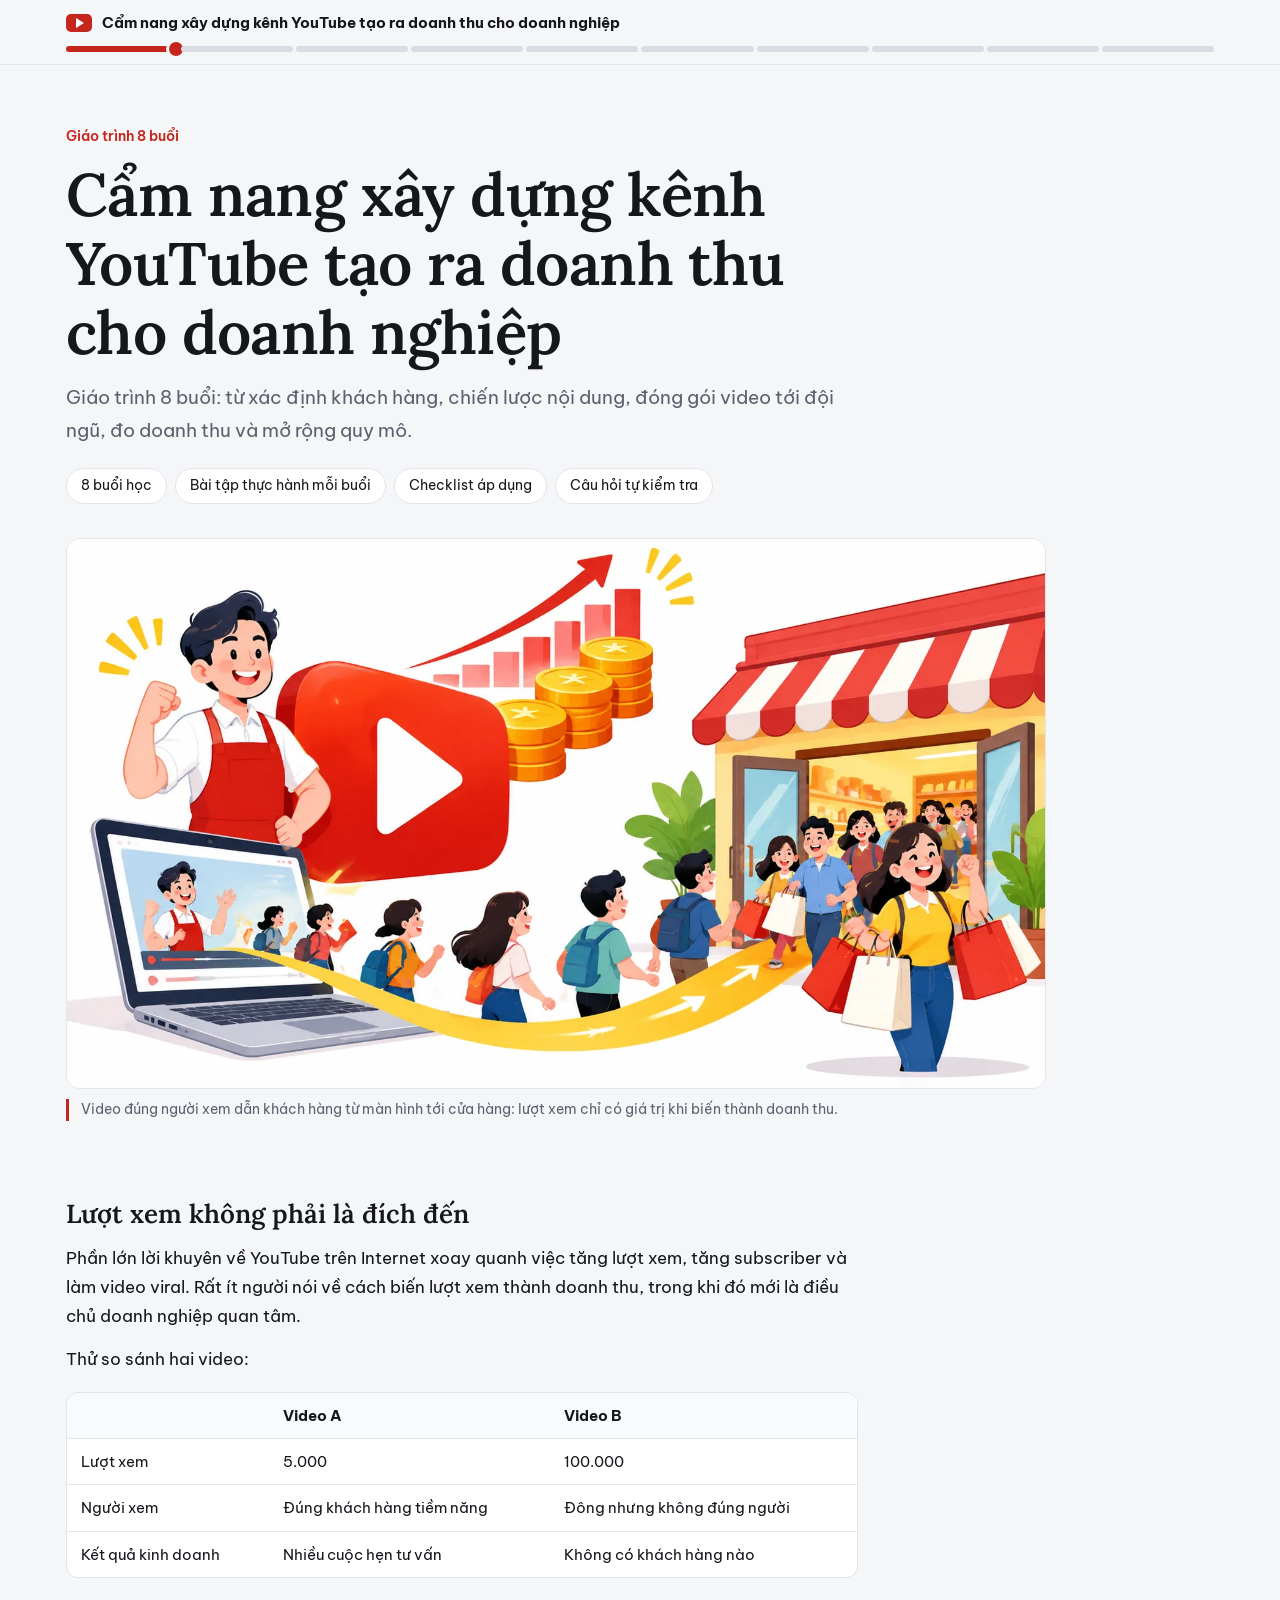
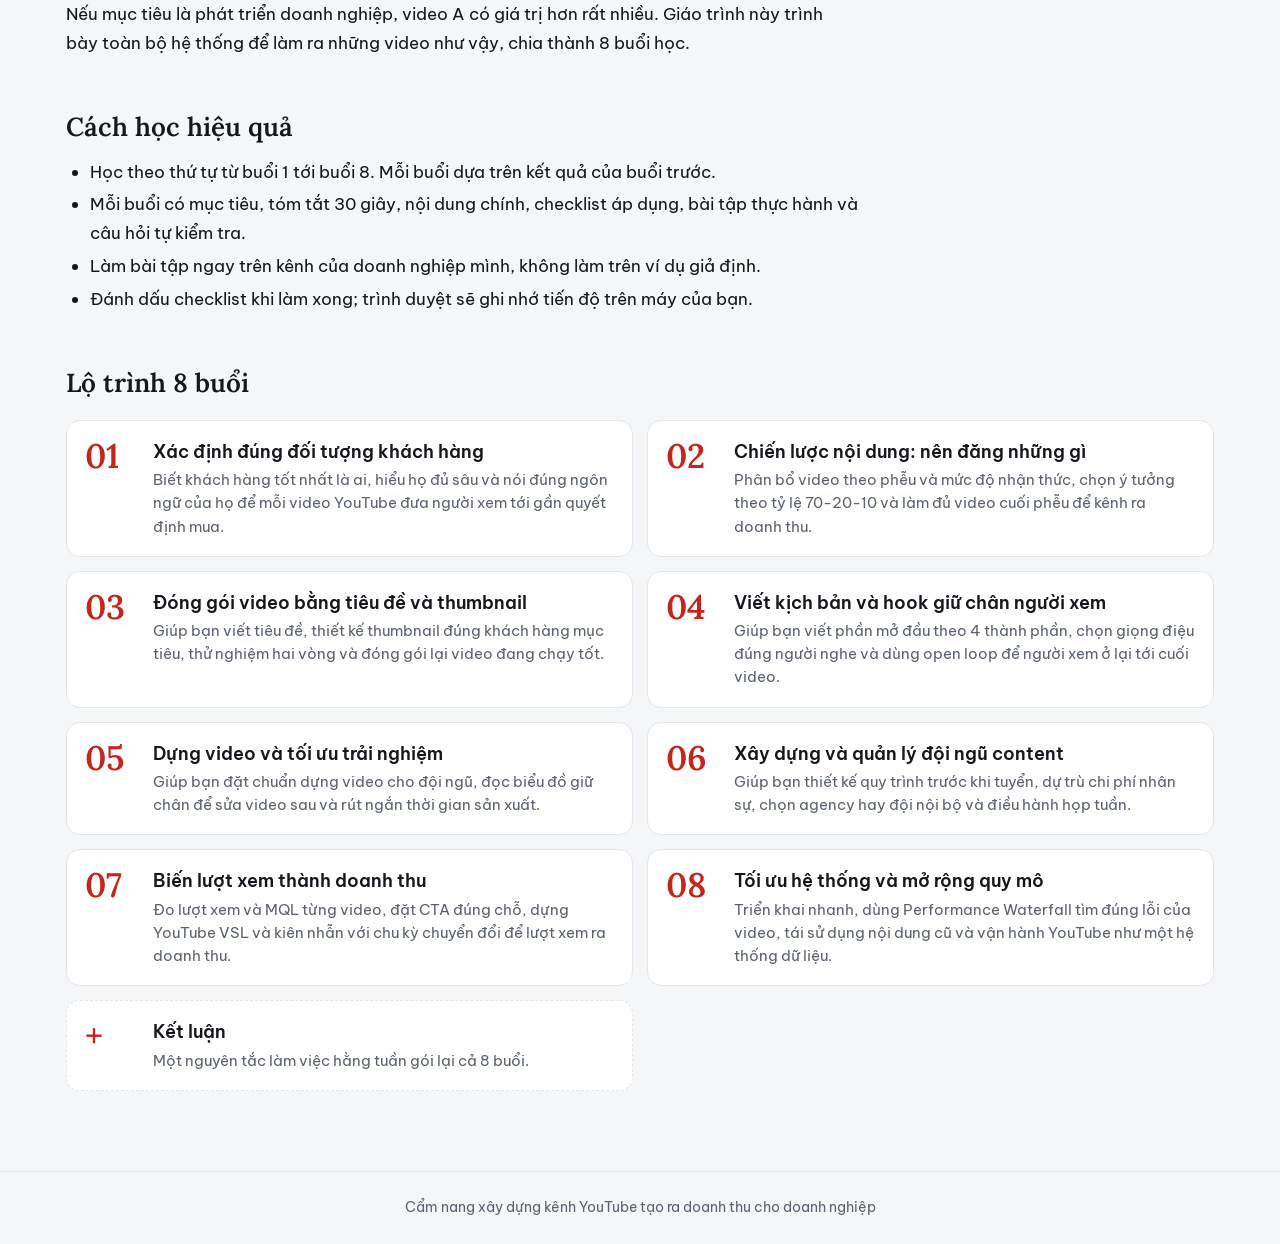
<file: index.html>
<!doctype html>
<html lang="vi">
<head>
<meta charset="utf-8">
<meta name="viewport" content="width=device-width, initial-scale=1">
<title>Cẩm nang xây dựng kênh YouTube tạo ra doanh thu cho doanh nghiệp</title>
<meta name="description" content="Giáo trình 8 buổi: từ xác định khách hàng, chiến lược nội dung, đóng gói video tới đội ngũ, đo doanh thu và mở rộng quy mô.">
<meta property="og:title" content="Cẩm nang xây dựng kênh YouTube tạo ra doanh thu cho doanh nghiệp">
<meta property="og:description" content="Giáo trình 8 buổi: từ xác định khách hàng, chiến lược nội dung, đóng gói video tới đội ngũ, đo doanh thu và mở rộng quy mô.">
<link rel="preconnect" href="https://fonts.googleapis.com"><link rel="preconnect" href="https://fonts.gstatic.com" crossorigin><link href="https://fonts.googleapis.com/css2?family=Be+Vietnam+Pro:wght@400;500;600;700&family=Lora:wght@500;600&display=swap&subset=vietnamese" rel="stylesheet">
<link rel="stylesheet" href="assets/style.css">
</head>
<body>
<header class="top"><div class="top-inner">
<a class="brand" href="index.html"><span class="play" aria-hidden="true"></span>Cẩm nang xây dựng kênh YouTube tạo ra doanh thu cho doanh nghiệp</a>
<nav class="chapters" aria-label="Các buổi học"><a href="index.html" class="current" aria-label="Trang chủ" aria-current=page><span>Trang chủ</span></a><a href="buoi-01.html" class="" aria-label="Buổi 1: Xác định đúng đối tượng khách hàng"><span>Buổi 1: Xác định đúng đối tượng khách hàng</span></a><a href="buoi-02.html" class="" aria-label="Buổi 2: Chiến lược nội dung: nên đăng những gì"><span>Buổi 2: Chiến lược nội dung: nên đăng những gì</span></a><a href="buoi-03.html" class="" aria-label="Buổi 3: Đóng gói video bằng tiêu đề và thumbnail"><span>Buổi 3: Đóng gói video bằng tiêu đề và thumbnail</span></a><a href="buoi-04.html" class="" aria-label="Buổi 4: Viết kịch bản và hook giữ chân người xem"><span>Buổi 4: Viết kịch bản và hook giữ chân người xem</span></a><a href="buoi-05.html" class="" aria-label="Buổi 5: Dựng video và tối ưu trải nghiệm"><span>Buổi 5: Dựng video và tối ưu trải nghiệm</span></a><a href="buoi-06.html" class="" aria-label="Buổi 6: Xây dựng và quản lý đội ngũ content"><span>Buổi 6: Xây dựng và quản lý đội ngũ content</span></a><a href="buoi-07.html" class="" aria-label="Buổi 7: Biến lượt xem thành doanh thu"><span>Buổi 7: Biến lượt xem thành doanh thu</span></a><a href="buoi-08.html" class="" aria-label="Buổi 8: Tối ưu hệ thống và mở rộng quy mô"><span>Buổi 8: Tối ưu hệ thống và mở rộng quy mô</span></a><a href="ket-luan.html" class="" aria-label="Kết luận"><span>Kết luận</span></a></nav>
</div></header>
<section class="hero"><p class="kicker">Giáo trình 8 buổi</p><h1>Cẩm nang xây dựng kênh YouTube tạo ra doanh thu cho doanh nghiệp</h1><p class="lede">Giáo trình 8 buổi: từ xác định khách hàng, chiến lược nội dung, đóng gói video tới đội ngũ, đo doanh thu và mở rộng quy mô.</p><ul class="meta"><li>8 buổi học</li><li>Bài tập thực hành mỗi buổi</li><li>Checklist áp dụng</li><li>Câu hỏi tự kiểm tra</li></ul><figure class="illus"><img src="assets/img/trang-chu.webp" alt="Video đúng người xem dẫn khách hàng từ màn hình tới cửa hàng: lượt xem chỉ có giá trị khi biến thành doanh thu." width="1600" height="900" fetchpriority="high" decoding="async"><figcaption>Video đúng người xem dẫn khách hàng từ màn hình tới cửa hàng: lượt xem chỉ có giá trị khi biến thành doanh thu.</figcaption></figure></section><div class="home"><div class="home-text"><h2 id="luot-xem-khong-phai-la-dich-den">Lượt xem không phải là đích đến</h2>
<p>Phần lớn lời khuyên về YouTube trên Internet xoay quanh việc tăng lượt xem, tăng subscriber và làm video viral. Rất ít người nói về cách biến lượt xem thành doanh thu, trong khi đó mới là điều chủ doanh nghiệp quan tâm.</p>
<p>Thử so sánh hai video:</p>
<div class="table-wrap"><table>
<thead>
<tr>
<th></th>
<th>Video A</th>
<th>Video B</th>
</tr>
</thead>
<tbody>
<tr>
<td>Lượt xem</td>
<td>5.000</td>
<td>100.000</td>
</tr>
<tr>
<td>Người xem</td>
<td>Đúng khách hàng tiềm năng</td>
<td>Đông nhưng không đúng người</td>
</tr>
<tr>
<td>Kết quả kinh doanh</td>
<td>Nhiều cuộc hẹn tư vấn</td>
<td>Không có khách hàng nào</td>
</tr>
</tbody>
</table></div>
<p>Nếu mục tiêu là phát triển doanh nghiệp, video A có giá trị hơn rất nhiều. Giáo trình này trình bày toàn bộ hệ thống để làm ra những video như vậy, chia thành 8 buổi học.</p>
<h2 id="cach-hoc-hieu-qua">Cách học hiệu quả</h2>
<ul>
<li>Học theo thứ tự từ buổi 1 tới buổi 8. Mỗi buổi dựa trên kết quả của buổi trước.</li>
<li>Mỗi buổi có mục tiêu, tóm tắt 30 giây, nội dung chính, checklist áp dụng, bài tập thực hành và câu hỏi tự kiểm tra.</li>
<li>Làm bài tập ngay trên kênh của doanh nghiệp mình, không làm trên ví dụ giả định.</li>
<li>Đánh dấu checklist khi làm xong; trình duyệt sẽ ghi nhớ tiến độ trên máy của bạn.</li>
</ul></div><h2 id="lo-trinh">Lộ trình 8 buổi</h2><ol class="course-map"><li><a href="buoi-01.html"><span class="n">01</span><div><h3>Xác định đúng đối tượng khách hàng</h3><p>Biết khách hàng tốt nhất là ai, hiểu họ đủ sâu và nói đúng ngôn ngữ của họ để mỗi video YouTube đưa người xem tới gần quyết định mua.</p></div></a></li><li><a href="buoi-02.html"><span class="n">02</span><div><h3>Chiến lược nội dung: nên đăng những gì</h3><p>Phân bổ video theo phễu và mức độ nhận thức, chọn ý tưởng theo tỷ lệ 70-20-10 và làm đủ video cuối phễu để kênh ra doanh thu.</p></div></a></li><li><a href="buoi-03.html"><span class="n">03</span><div><h3>Đóng gói video bằng tiêu đề và thumbnail</h3><p>Giúp bạn viết tiêu đề, thiết kế thumbnail đúng khách hàng mục tiêu, thử nghiệm hai vòng và đóng gói lại video đang chạy tốt.</p></div></a></li><li><a href="buoi-04.html"><span class="n">04</span><div><h3>Viết kịch bản và hook giữ chân người xem</h3><p>Giúp bạn viết phần mở đầu theo 4 thành phần, chọn giọng điệu đúng người nghe và dùng open loop để người xem ở lại tới cuối video.</p></div></a></li><li><a href="buoi-05.html"><span class="n">05</span><div><h3>Dựng video và tối ưu trải nghiệm</h3><p>Giúp bạn đặt chuẩn dựng video cho đội ngũ, đọc biểu đồ giữ chân để sửa video sau và rút ngắn thời gian sản xuất.</p></div></a></li><li><a href="buoi-06.html"><span class="n">06</span><div><h3>Xây dựng và quản lý đội ngũ content</h3><p>Giúp bạn thiết kế quy trình trước khi tuyển, dự trù chi phí nhân sự, chọn agency hay đội nội bộ và điều hành họp tuần.</p></div></a></li><li><a href="buoi-07.html"><span class="n">07</span><div><h3>Biến lượt xem thành doanh thu</h3><p>Đo lượt xem và MQL từng video, đặt CTA đúng chỗ, dựng YouTube VSL và kiên nhẫn với chu kỳ chuyển đổi để lượt xem ra doanh thu.</p></div></a></li><li><a href="buoi-08.html"><span class="n">08</span><div><h3>Tối ưu hệ thống và mở rộng quy mô</h3><p>Triển khai nhanh, dùng Performance Waterfall tìm đúng lỗi của video, tái sử dụng nội dung cũ và vận hành YouTube như một hệ thống dữ liệu.</p></div></a></li><li class="end"><a href="ket-luan.html"><span class="n">+</span><div><h3>Kết luận</h3><p>Một nguyên tắc làm việc hằng tuần gói lại cả 8 buổi.</p></div></a></li></ol></div>
<footer>Cẩm nang xây dựng kênh YouTube tạo ra doanh thu cho doanh nghiệp</footer>
<script src="assets/app.js"></script>
</body>
</html>
</file>
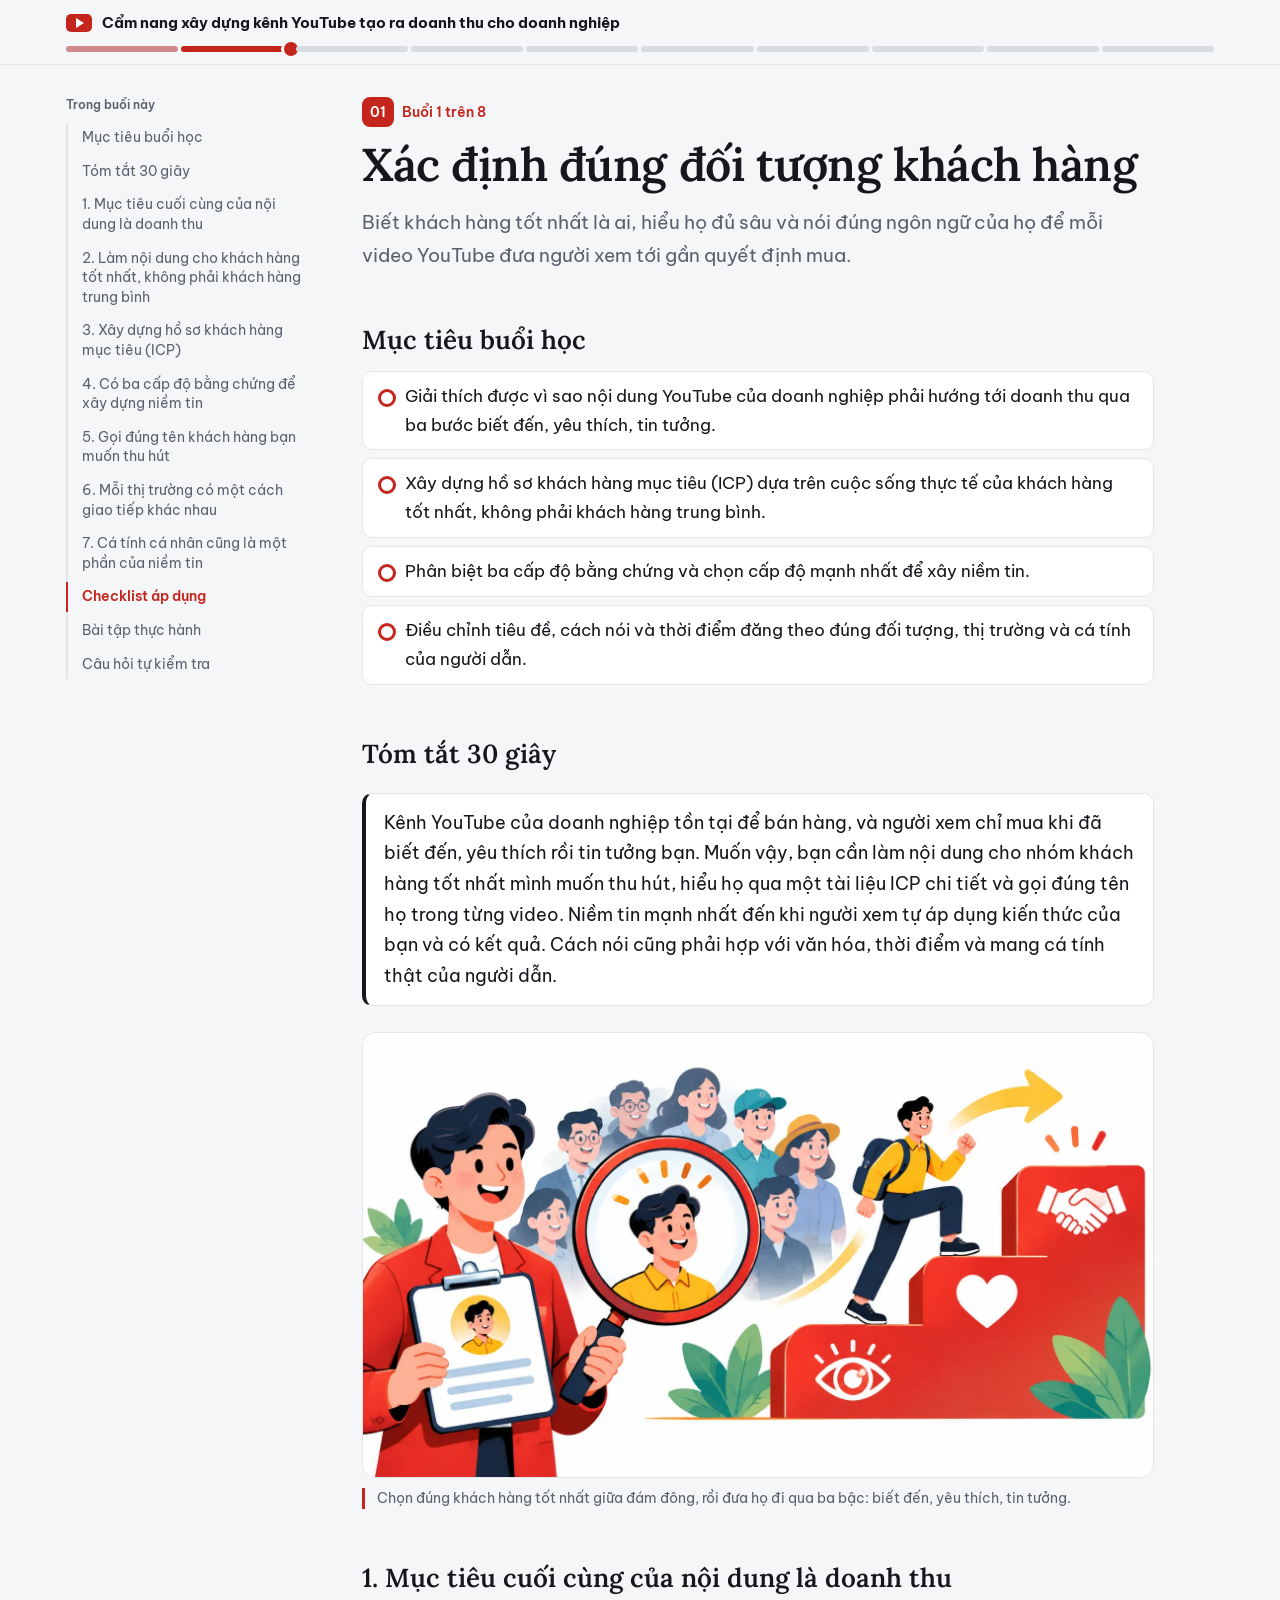
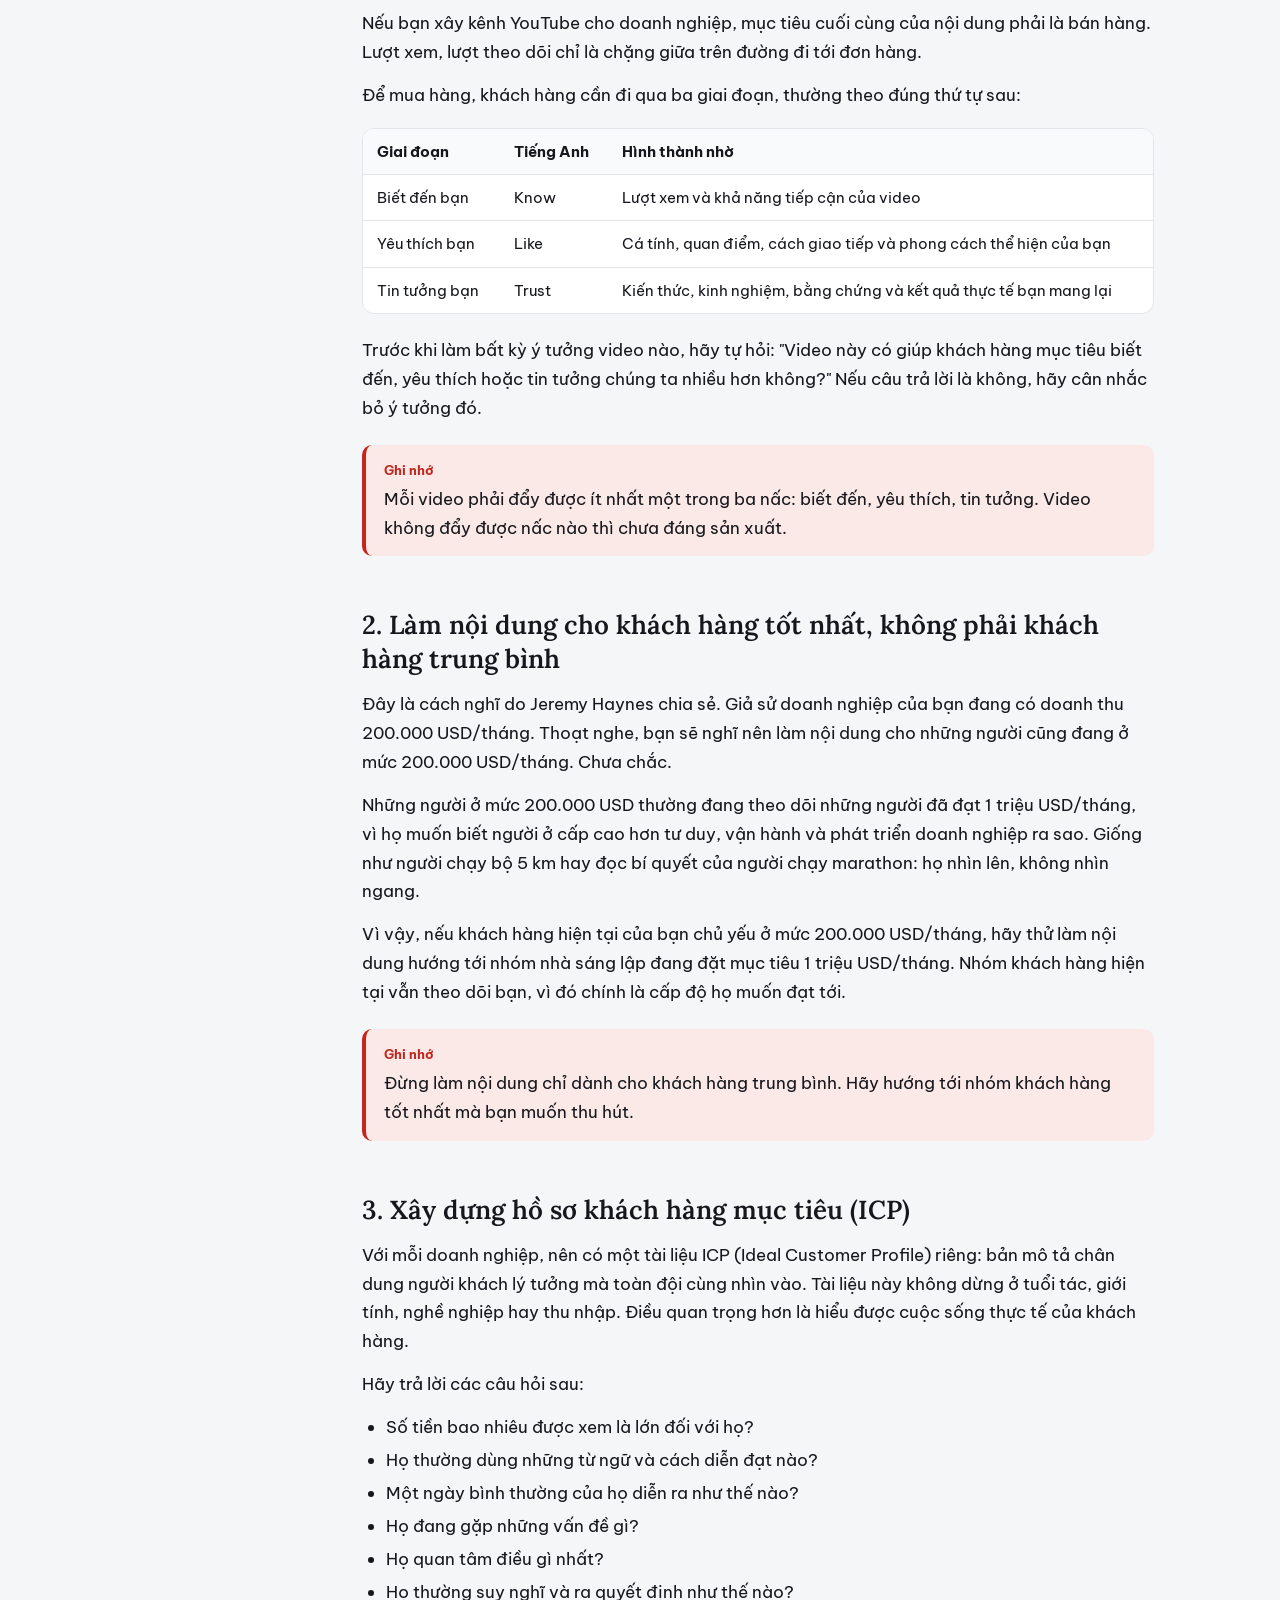
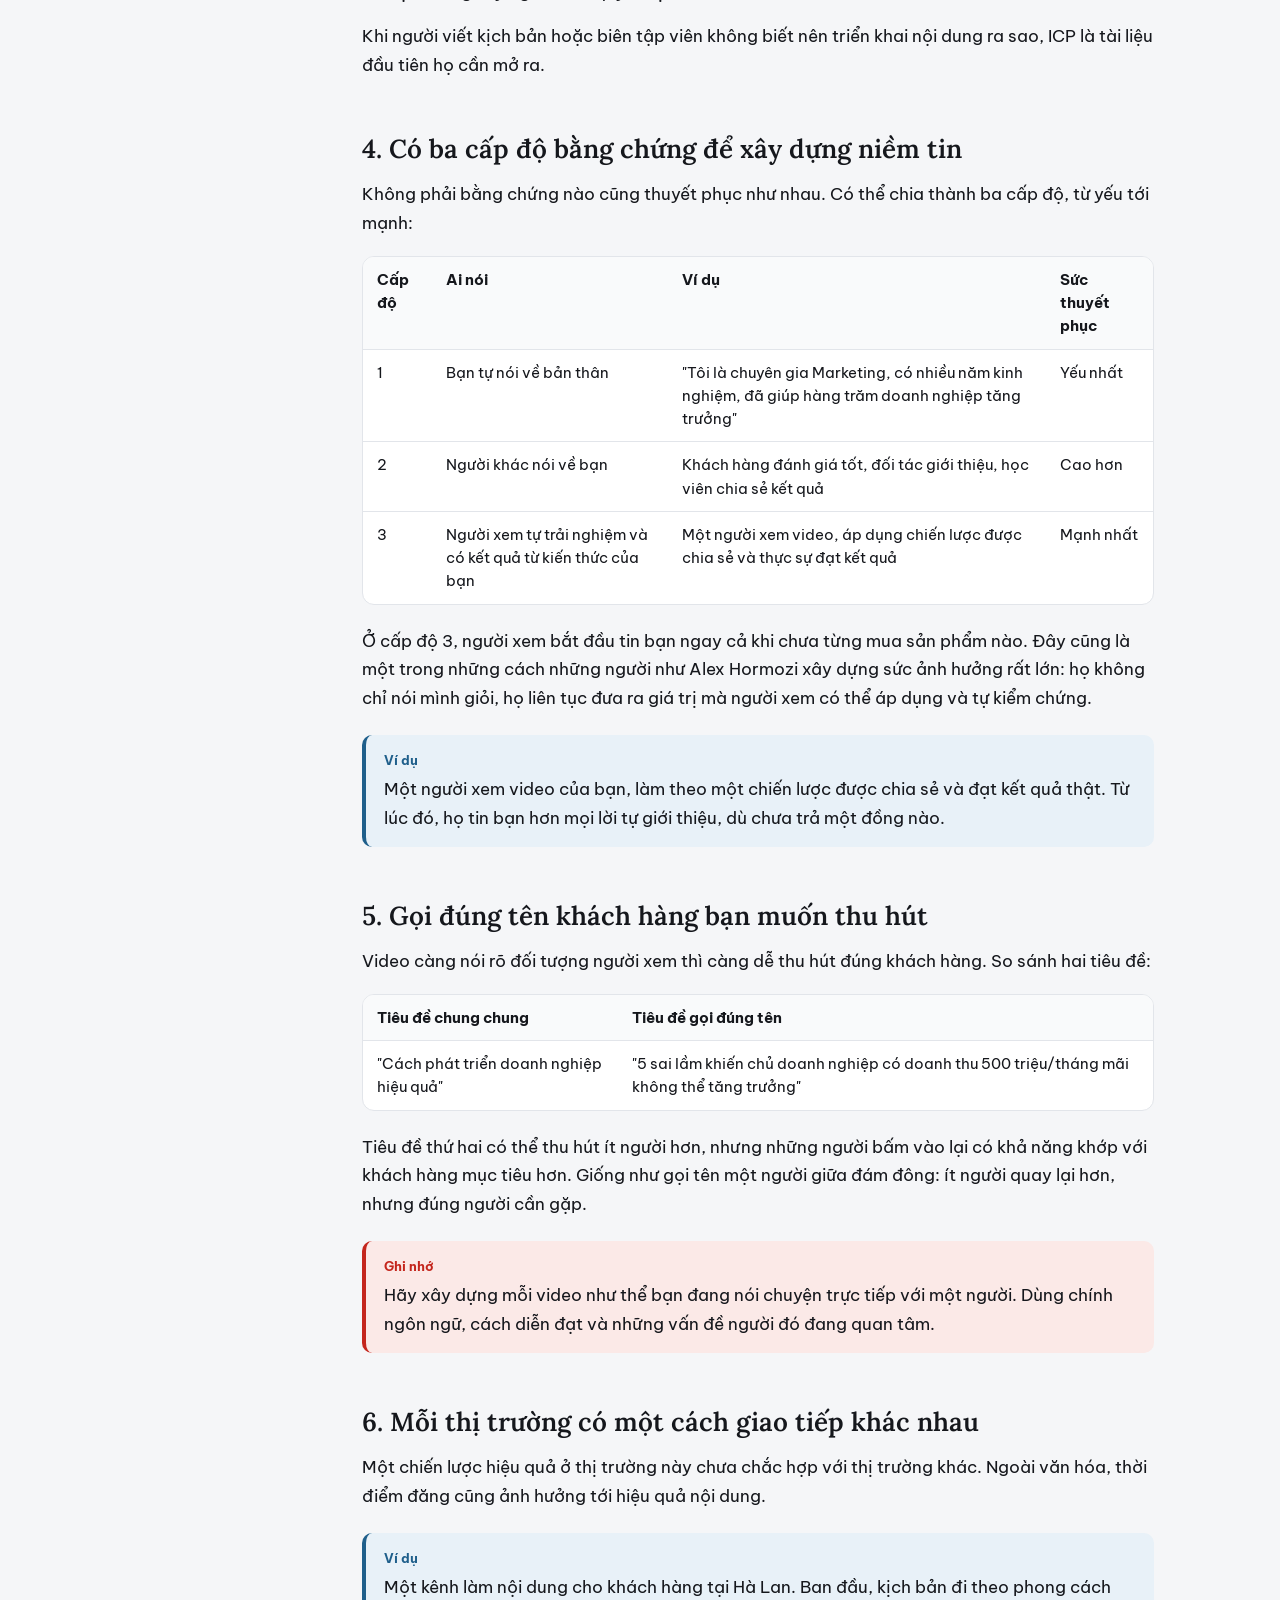
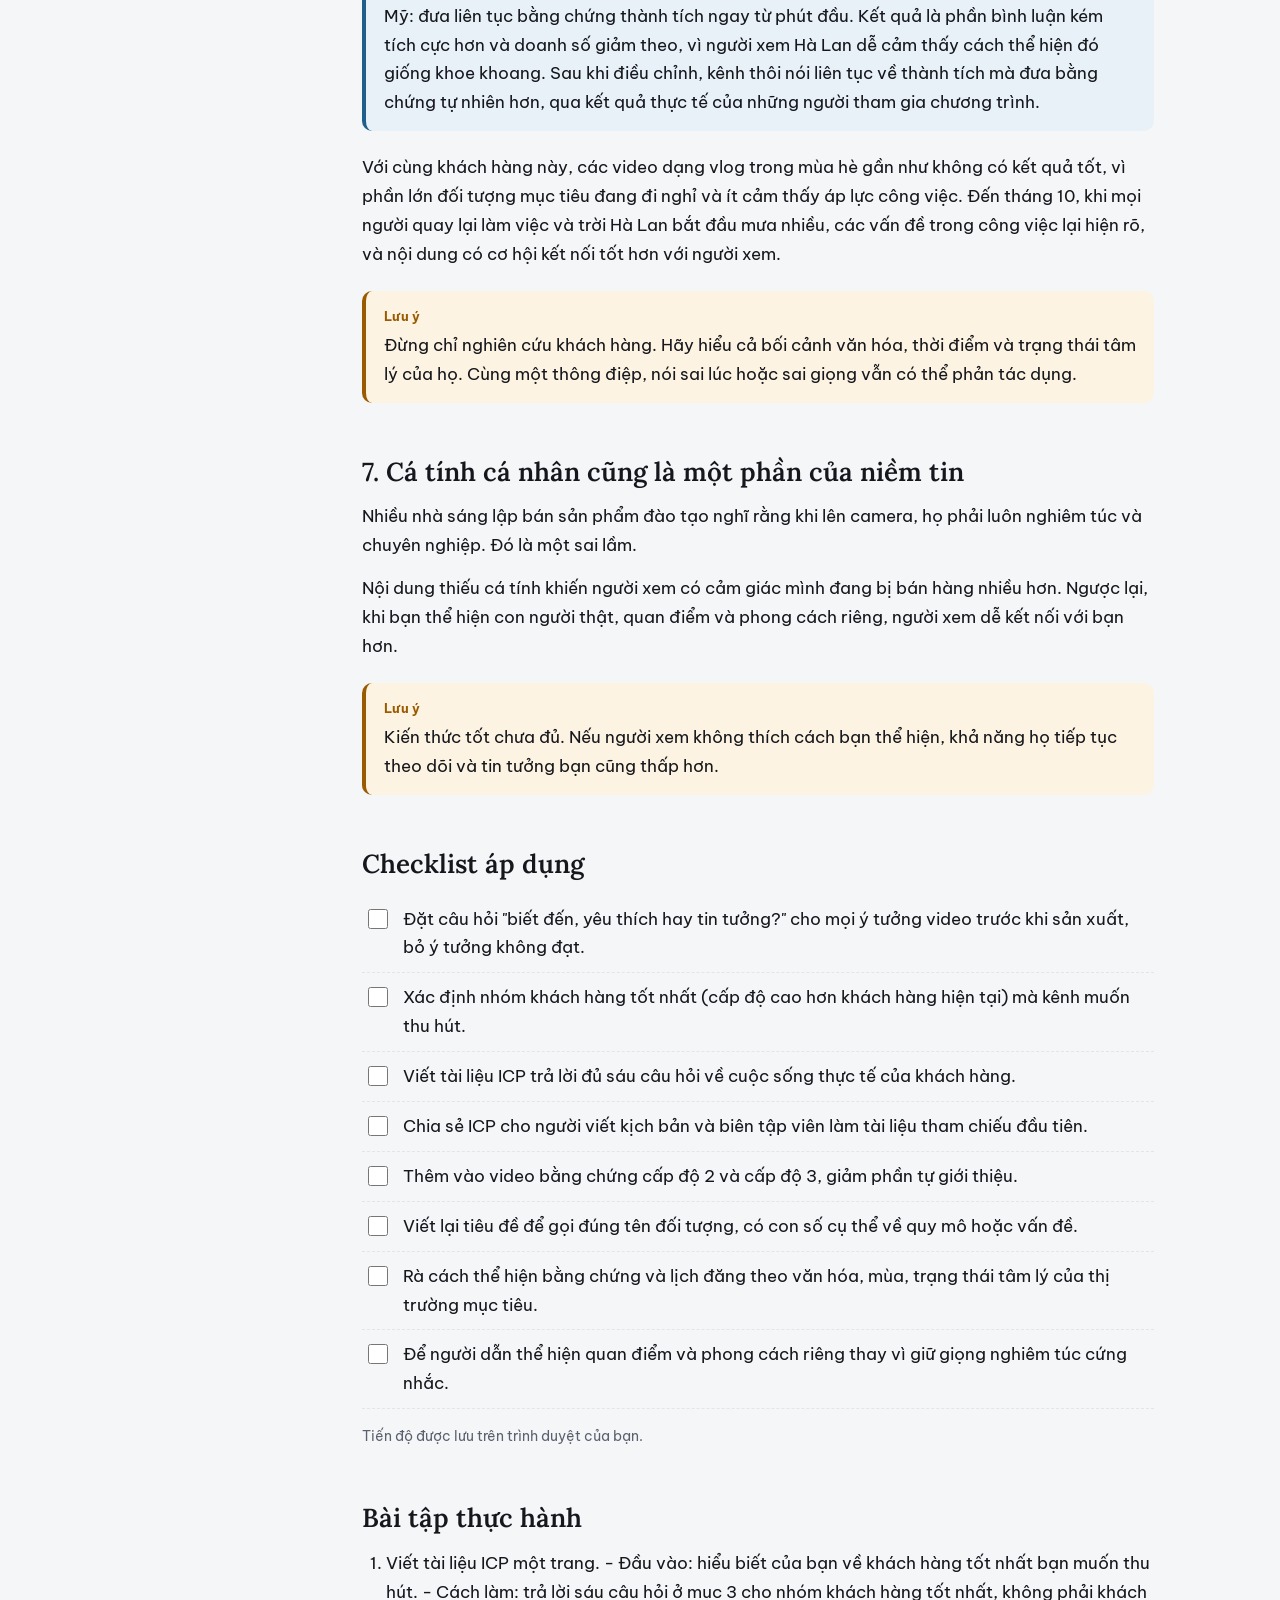
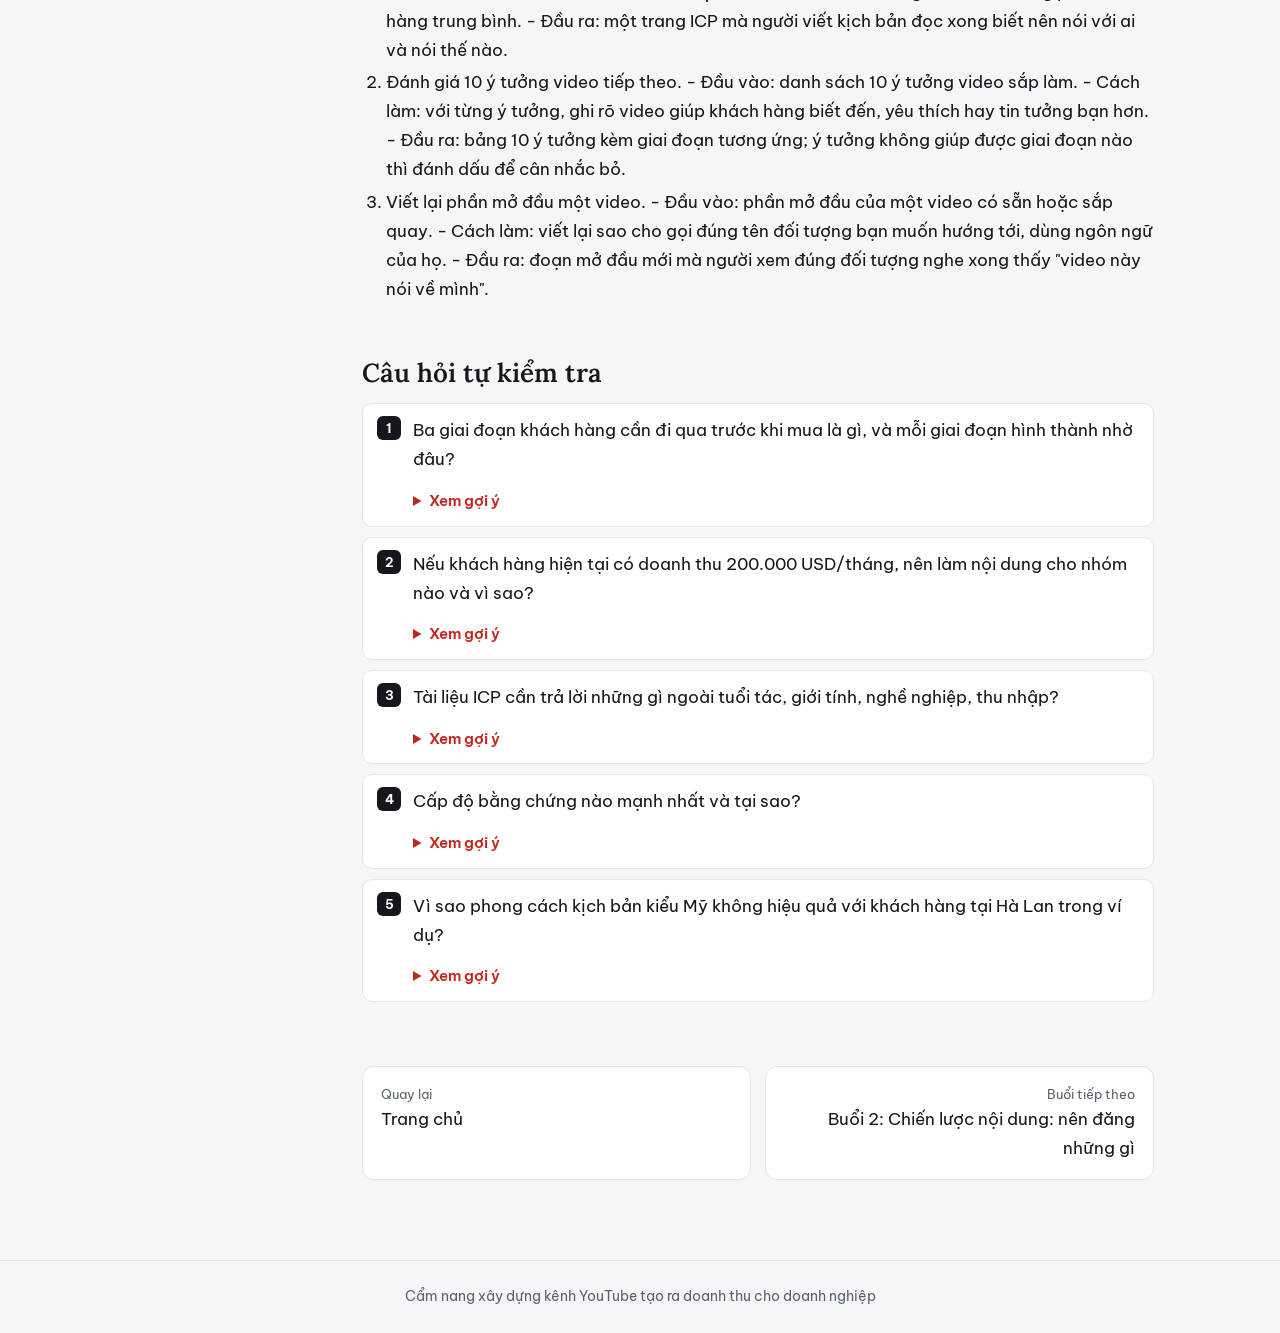
<file: buoi-01.html>
<!doctype html>
<html lang="vi">
<head>
<meta charset="utf-8">
<meta name="viewport" content="width=device-width, initial-scale=1">
<title>Buổi 1: Xác định đúng đối tượng khách hàng | Cẩm nang xây dựng kênh YouTube tạo ra doanh thu cho doanh nghiệp</title>
<meta name="description" content="Biết khách hàng tốt nhất là ai, hiểu họ đủ sâu và nói đúng ngôn ngữ của họ để mỗi video YouTube đưa người xem tới gần quyết định mua.">
<meta property="og:title" content="Buổi 1: Xác định đúng đối tượng khách hàng | Cẩm nang xây dựng kênh YouTube tạo ra doanh thu cho doanh nghiệp">
<meta property="og:description" content="Biết khách hàng tốt nhất là ai, hiểu họ đủ sâu và nói đúng ngôn ngữ của họ để mỗi video YouTube đưa người xem tới gần quyết định mua.">
<link rel="preconnect" href="https://fonts.googleapis.com"><link rel="preconnect" href="https://fonts.gstatic.com" crossorigin><link href="https://fonts.googleapis.com/css2?family=Be+Vietnam+Pro:wght@400;500;600;700&family=Lora:wght@500;600&display=swap&subset=vietnamese" rel="stylesheet">
<link rel="stylesheet" href="assets/style.css">
</head>
<body>
<header class="top"><div class="top-inner">
<a class="brand" href="index.html"><span class="play" aria-hidden="true"></span>Cẩm nang xây dựng kênh YouTube tạo ra doanh thu cho doanh nghiệp</a>
<nav class="chapters" aria-label="Các buổi học"><a href="index.html" class="done" aria-label="Trang chủ"><span>Trang chủ</span></a><a href="buoi-01.html" class="current" aria-label="Buổi 1: Xác định đúng đối tượng khách hàng" aria-current=page><span>Buổi 1: Xác định đúng đối tượng khách hàng</span></a><a href="buoi-02.html" class="" aria-label="Buổi 2: Chiến lược nội dung: nên đăng những gì"><span>Buổi 2: Chiến lược nội dung: nên đăng những gì</span></a><a href="buoi-03.html" class="" aria-label="Buổi 3: Đóng gói video bằng tiêu đề và thumbnail"><span>Buổi 3: Đóng gói video bằng tiêu đề và thumbnail</span></a><a href="buoi-04.html" class="" aria-label="Buổi 4: Viết kịch bản và hook giữ chân người xem"><span>Buổi 4: Viết kịch bản và hook giữ chân người xem</span></a><a href="buoi-05.html" class="" aria-label="Buổi 5: Dựng video và tối ưu trải nghiệm"><span>Buổi 5: Dựng video và tối ưu trải nghiệm</span></a><a href="buoi-06.html" class="" aria-label="Buổi 6: Xây dựng và quản lý đội ngũ content"><span>Buổi 6: Xây dựng và quản lý đội ngũ content</span></a><a href="buoi-07.html" class="" aria-label="Buổi 7: Biến lượt xem thành doanh thu"><span>Buổi 7: Biến lượt xem thành doanh thu</span></a><a href="buoi-08.html" class="" aria-label="Buổi 8: Tối ưu hệ thống và mở rộng quy mô"><span>Buổi 8: Tối ưu hệ thống và mở rộng quy mô</span></a><a href="ket-luan.html" class="" aria-label="Kết luận"><span>Kết luận</span></a></nav>
</div></header>
<div class="layout"><aside class="toc" aria-label="Mục lục"><h2>Trong buổi này</h2><ol><li><a href="#muc-tieu-buoi-hoc">Mục tiêu buổi học</a></li><li><a href="#tom-tat-30-giay">Tóm tắt 30 giây</a></li><li><a href="#1-muc-tieu-cuoi-cung-cua-noi-dung-la-doanh-thu">1. Mục tiêu cuối cùng của nội dung là doanh thu</a></li><li><a href="#2-lam-noi-dung-cho-khach-hang-tot-nhat-khong-phai-khach-hang">2. Làm nội dung cho khách hàng tốt nhất, không phải khách hàng trung bình</a></li><li><a href="#3-xay-dung-ho-so-khach-hang-muc-tieu-icp">3. Xây dựng hồ sơ khách hàng mục tiêu (ICP)</a></li><li><a href="#4-co-ba-cap-do-bang-chung-de-xay-dung-niem-tin">4. Có ba cấp độ bằng chứng để xây dựng niềm tin</a></li><li><a href="#5-goi-dung-ten-khach-hang-ban-muon-thu-hut">5. Gọi đúng tên khách hàng bạn muốn thu hút</a></li><li><a href="#6-moi-thi-truong-co-mot-cach-giao-tiep-khac-nhau">6. Mỗi thị trường có một cách giao tiếp khác nhau</a></li><li><a href="#7-ca-tinh-ca-nhan-cung-la-mot-phan-cua-niem-tin">7. Cá tính cá nhân cũng là một phần của niềm tin</a></li><li><a href="#checklist-ap-dung">Checklist áp dụng</a></li><li><a href="#bai-tap-thuc-hanh">Bài tập thực hành</a></li><li><a href="#cau-hoi-tu-kiem-tra">Câu hỏi tự kiểm tra</a></li></ol></aside><main><div class="lesson-head"><p class="kicker"><span class="num">01</span>Buổi 1 trên 8</p><h1>Xác định đúng đối tượng khách hàng</h1><p class="lede">Biết khách hàng tốt nhất là ai, hiểu họ đủ sâu và nói đúng ngôn ngữ của họ để mỗi video YouTube đưa người xem tới gần quyết định mua.</p></div><h2 id="muc-tieu-buoi-hoc">Mục tiêu buổi học</h2>
<ul class="goals">
<li>Giải thích được vì sao nội dung YouTube của doanh nghiệp phải hướng tới doanh thu qua ba bước biết đến, yêu thích, tin tưởng.</li>
<li>Xây dựng hồ sơ khách hàng mục tiêu (ICP) dựa trên cuộc sống thực tế của khách hàng tốt nhất, không phải khách hàng trung bình.</li>
<li>Phân biệt ba cấp độ bằng chứng và chọn cấp độ mạnh nhất để xây niềm tin.</li>
<li>Điều chỉnh tiêu đề, cách nói và thời điểm đăng theo đúng đối tượng, thị trường và cá tính của người dẫn.</li>
</ul>
<h2 id="tom-tat-30-giay">Tóm tắt 30 giây</h2>
<blockquote class="callout-tom-tat">
<p>Kênh YouTube của doanh nghiệp tồn tại để bán hàng, và người xem chỉ mua khi đã biết đến, yêu thích rồi tin tưởng bạn. Muốn vậy, bạn cần làm nội dung cho nhóm khách hàng tốt nhất mình muốn thu hút, hiểu họ qua một tài liệu ICP chi tiết và gọi đúng tên họ trong từng video. Niềm tin mạnh nhất đến khi người xem tự áp dụng kiến thức của bạn và có kết quả. Cách nói cũng phải hợp với văn hóa, thời điểm và mang cá tính thật của người dẫn.</p>
</blockquote>
<figure class="illus"><img src="assets/img/buoi-01.webp" alt="Chọn đúng khách hàng tốt nhất giữa đám đông, rồi đưa họ đi qua ba bậc: biết đến, yêu thích, tin tưởng." width="1600" height="900" loading="lazy" decoding="async"><figcaption>Chọn đúng khách hàng tốt nhất giữa đám đông, rồi đưa họ đi qua ba bậc: biết đến, yêu thích, tin tưởng.</figcaption></figure><h2 id="1-muc-tieu-cuoi-cung-cua-noi-dung-la-doanh-thu">1. Mục tiêu cuối cùng của nội dung là doanh thu</h2>
<p>Nếu bạn xây kênh YouTube cho doanh nghiệp, mục tiêu cuối cùng của nội dung phải là bán hàng. Lượt xem, lượt theo dõi chỉ là chặng giữa trên đường đi tới đơn hàng.</p>
<p>Để mua hàng, khách hàng cần đi qua ba giai đoạn, thường theo đúng thứ tự sau:</p>
<div class="table-wrap"><table>
<thead>
<tr>
<th>Giai đoạn</th>
<th>Tiếng Anh</th>
<th>Hình thành nhờ</th>
</tr>
</thead>
<tbody>
<tr>
<td>Biết đến bạn</td>
<td>Know</td>
<td>Lượt xem và khả năng tiếp cận của video</td>
</tr>
<tr>
<td>Yêu thích bạn</td>
<td>Like</td>
<td>Cá tính, quan điểm, cách giao tiếp và phong cách thể hiện của bạn</td>
</tr>
<tr>
<td>Tin tưởng bạn</td>
<td>Trust</td>
<td>Kiến thức, kinh nghiệm, bằng chứng và kết quả thực tế bạn mang lại</td>
</tr>
</tbody>
</table></div>
<p>Trước khi làm bất kỳ ý tưởng video nào, hãy tự hỏi: "Video này có giúp khách hàng mục tiêu biết đến, yêu thích hoặc tin tưởng chúng ta nhiều hơn không?" Nếu câu trả lời là không, hãy cân nhắc bỏ ý tưởng đó.</p>
<blockquote class="callout-ghi-nho"><p><span class="callout-label">Ghi nhớ</span>Mỗi video phải đẩy được ít nhất một trong ba nấc: biết đến, yêu thích, tin tưởng. Video không đẩy được nấc nào thì chưa đáng sản xuất.</p>
</blockquote>
<h2 id="2-lam-noi-dung-cho-khach-hang-tot-nhat-khong-phai-khach-hang">2. Làm nội dung cho khách hàng tốt nhất, không phải khách hàng trung bình</h2>
<p>Đây là cách nghĩ do Jeremy Haynes chia sẻ. Giả sử doanh nghiệp của bạn đang có doanh thu 200.000 USD/tháng. Thoạt nghe, bạn sẽ nghĩ nên làm nội dung cho những người cũng đang ở mức 200.000 USD/tháng. Chưa chắc.</p>
<p>Những người ở mức 200.000 USD thường đang theo dõi những người đã đạt 1 triệu USD/tháng, vì họ muốn biết người ở cấp cao hơn tư duy, vận hành và phát triển doanh nghiệp ra sao. Giống như người chạy bộ 5 km hay đọc bí quyết của người chạy marathon: họ nhìn lên, không nhìn ngang.</p>
<p>Vì vậy, nếu khách hàng hiện tại của bạn chủ yếu ở mức 200.000 USD/tháng, hãy thử làm nội dung hướng tới nhóm nhà sáng lập đang đặt mục tiêu 1 triệu USD/tháng. Nhóm khách hàng hiện tại vẫn theo dõi bạn, vì đó chính là cấp độ họ muốn đạt tới.</p>
<blockquote class="callout-ghi-nho"><p><span class="callout-label">Ghi nhớ</span>Đừng làm nội dung chỉ dành cho khách hàng trung bình. Hãy hướng tới nhóm khách hàng tốt nhất mà bạn muốn thu hút.</p>
</blockquote>
<h2 id="3-xay-dung-ho-so-khach-hang-muc-tieu-icp">3. Xây dựng hồ sơ khách hàng mục tiêu (ICP)</h2>
<p>Với mỗi doanh nghiệp, nên có một tài liệu ICP (Ideal Customer Profile) riêng: bản mô tả chân dung người khách lý tưởng mà toàn đội cùng nhìn vào. Tài liệu này không dừng ở tuổi tác, giới tính, nghề nghiệp hay thu nhập. Điều quan trọng hơn là hiểu được cuộc sống thực tế của khách hàng.</p>
<p>Hãy trả lời các câu hỏi sau:</p>
<ul>
<li>Số tiền bao nhiêu được xem là lớn đối với họ?</li>
<li>Họ thường dùng những từ ngữ và cách diễn đạt nào?</li>
<li>Một ngày bình thường của họ diễn ra như thế nào?</li>
<li>Họ đang gặp những vấn đề gì?</li>
<li>Họ quan tâm điều gì nhất?</li>
<li>Họ thường suy nghĩ và ra quyết định như thế nào?</li>
</ul>
<p>Khi người viết kịch bản hoặc biên tập viên không biết nên triển khai nội dung ra sao, ICP là tài liệu đầu tiên họ cần mở ra.</p>
<h2 id="4-co-ba-cap-do-bang-chung-de-xay-dung-niem-tin">4. Có ba cấp độ bằng chứng để xây dựng niềm tin</h2>
<p>Không phải bằng chứng nào cũng thuyết phục như nhau. Có thể chia thành ba cấp độ, từ yếu tới mạnh:</p>
<div class="table-wrap"><table>
<thead>
<tr>
<th>Cấp độ</th>
<th>Ai nói</th>
<th>Ví dụ</th>
<th>Sức thuyết phục</th>
</tr>
</thead>
<tbody>
<tr>
<td>1</td>
<td>Bạn tự nói về bản thân</td>
<td>"Tôi là chuyên gia Marketing, có nhiều năm kinh nghiệm, đã giúp hàng trăm doanh nghiệp tăng trưởng"</td>
<td>Yếu nhất</td>
</tr>
<tr>
<td>2</td>
<td>Người khác nói về bạn</td>
<td>Khách hàng đánh giá tốt, đối tác giới thiệu, học viên chia sẻ kết quả</td>
<td>Cao hơn</td>
</tr>
<tr>
<td>3</td>
<td>Người xem tự trải nghiệm và có kết quả từ kiến thức của bạn</td>
<td>Một người xem video, áp dụng chiến lược được chia sẻ và thực sự đạt kết quả</td>
<td>Mạnh nhất</td>
</tr>
</tbody>
</table></div>
<p>Ở cấp độ 3, người xem bắt đầu tin bạn ngay cả khi chưa từng mua sản phẩm nào. Đây cũng là một trong những cách những người như Alex Hormozi xây dựng sức ảnh hưởng rất lớn: họ không chỉ nói mình giỏi, họ liên tục đưa ra giá trị mà người xem có thể áp dụng và tự kiểm chứng.</p>
<blockquote class="callout-vi-du"><p><span class="callout-label">Ví dụ</span>Một người xem video của bạn, làm theo một chiến lược được chia sẻ và đạt kết quả thật. Từ lúc đó, họ tin bạn hơn mọi lời tự giới thiệu, dù chưa trả một đồng nào.</p>
</blockquote>
<h2 id="5-goi-dung-ten-khach-hang-ban-muon-thu-hut">5. Gọi đúng tên khách hàng bạn muốn thu hút</h2>
<p>Video càng nói rõ đối tượng người xem thì càng dễ thu hút đúng khách hàng. So sánh hai tiêu đề:</p>
<div class="table-wrap"><table>
<thead>
<tr>
<th>Tiêu đề chung chung</th>
<th>Tiêu đề gọi đúng tên</th>
</tr>
</thead>
<tbody>
<tr>
<td>"Cách phát triển doanh nghiệp hiệu quả"</td>
<td>"5 sai lầm khiến chủ doanh nghiệp có doanh thu 500 triệu/tháng mãi không thể tăng trưởng"</td>
</tr>
</tbody>
</table></div>
<p>Tiêu đề thứ hai có thể thu hút ít người hơn, nhưng những người bấm vào lại có khả năng khớp với khách hàng mục tiêu hơn. Giống như gọi tên một người giữa đám đông: ít người quay lại hơn, nhưng đúng người cần gặp.</p>
<blockquote class="callout-ghi-nho"><p><span class="callout-label">Ghi nhớ</span>Hãy xây dựng mỗi video như thể bạn đang nói chuyện trực tiếp với một người. Dùng chính ngôn ngữ, cách diễn đạt và những vấn đề người đó đang quan tâm.</p>
</blockquote>
<h2 id="6-moi-thi-truong-co-mot-cach-giao-tiep-khac-nhau">6. Mỗi thị trường có một cách giao tiếp khác nhau</h2>
<p>Một chiến lược hiệu quả ở thị trường này chưa chắc hợp với thị trường khác. Ngoài văn hóa, thời điểm đăng cũng ảnh hưởng tới hiệu quả nội dung.</p>
<blockquote class="callout-vi-du"><p><span class="callout-label">Ví dụ</span>Một kênh làm nội dung cho khách hàng tại Hà Lan. Ban đầu, kịch bản đi theo phong cách Mỹ: đưa liên tục bằng chứng thành tích ngay từ phút đầu. Kết quả là phần bình luận kém tích cực hơn và doanh số giảm theo, vì người xem Hà Lan dễ cảm thấy cách thể hiện đó giống khoe khoang. Sau khi điều chỉnh, kênh thôi nói liên tục về thành tích mà đưa bằng chứng tự nhiên hơn, qua kết quả thực tế của những người tham gia chương trình.</p>
</blockquote>
<p>Với cùng khách hàng này, các video dạng vlog trong mùa hè gần như không có kết quả tốt, vì phần lớn đối tượng mục tiêu đang đi nghỉ và ít cảm thấy áp lực công việc. Đến tháng 10, khi mọi người quay lại làm việc và trời Hà Lan bắt đầu mưa nhiều, các vấn đề trong công việc lại hiện rõ, và nội dung có cơ hội kết nối tốt hơn với người xem.</p>
<blockquote class="callout-luu-y"><p><span class="callout-label">Lưu ý</span>Đừng chỉ nghiên cứu khách hàng. Hãy hiểu cả bối cảnh văn hóa, thời điểm và trạng thái tâm lý của họ. Cùng một thông điệp, nói sai lúc hoặc sai giọng vẫn có thể phản tác dụng.</p>
</blockquote>
<h2 id="7-ca-tinh-ca-nhan-cung-la-mot-phan-cua-niem-tin">7. Cá tính cá nhân cũng là một phần của niềm tin</h2>
<p>Nhiều nhà sáng lập bán sản phẩm đào tạo nghĩ rằng khi lên camera, họ phải luôn nghiêm túc và chuyên nghiệp. Đó là một sai lầm.</p>
<p>Nội dung thiếu cá tính khiến người xem có cảm giác mình đang bị bán hàng nhiều hơn. Ngược lại, khi bạn thể hiện con người thật, quan điểm và phong cách riêng, người xem dễ kết nối với bạn hơn.</p>
<blockquote class="callout-luu-y"><p><span class="callout-label">Lưu ý</span>Kiến thức tốt chưa đủ. Nếu người xem không thích cách bạn thể hiện, khả năng họ tiếp tục theo dõi và tin tưởng bạn cũng thấp hơn.</p>
</blockquote>
<h2 id="checklist-ap-dung">Checklist áp dụng</h2>
<ul class="checklist">
<li><label><input type="checkbox" data-key="buoi-01-1"><span>Đặt câu hỏi "biết đến, yêu thích hay tin tưởng?" cho mọi ý tưởng video trước khi sản xuất, bỏ ý tưởng không đạt.</span></label></li>
<li><label><input type="checkbox" data-key="buoi-01-2"><span>Xác định nhóm khách hàng tốt nhất (cấp độ cao hơn khách hàng hiện tại) mà kênh muốn thu hút.</span></label></li>
<li><label><input type="checkbox" data-key="buoi-01-3"><span>Viết tài liệu ICP trả lời đủ sáu câu hỏi về cuộc sống thực tế của khách hàng.</span></label></li>
<li><label><input type="checkbox" data-key="buoi-01-4"><span>Chia sẻ ICP cho người viết kịch bản và biên tập viên làm tài liệu tham chiếu đầu tiên.</span></label></li>
<li><label><input type="checkbox" data-key="buoi-01-5"><span>Thêm vào video bằng chứng cấp độ 2 và cấp độ 3, giảm phần tự giới thiệu.</span></label></li>
<li><label><input type="checkbox" data-key="buoi-01-6"><span>Viết lại tiêu đề để gọi đúng tên đối tượng, có con số cụ thể về quy mô hoặc vấn đề.</span></label></li>
<li><label><input type="checkbox" data-key="buoi-01-7"><span>Rà cách thể hiện bằng chứng và lịch đăng theo văn hóa, mùa, trạng thái tâm lý của thị trường mục tiêu.</span></label></li>
<li><label><input type="checkbox" data-key="buoi-01-8"><span>Để người dẫn thể hiện quan điểm và phong cách riêng thay vì giữ giọng nghiêm túc cứng nhắc.</span></label></li>
</ul>
<p class="progress-note">Tiến độ được lưu trên trình duyệt của bạn.</p><h2 id="bai-tap-thuc-hanh">Bài tập thực hành</h2>
<ol>
<li>Viết tài liệu ICP một trang.
   - Đầu vào: hiểu biết của bạn về khách hàng tốt nhất bạn muốn thu hút.
   - Cách làm: trả lời sáu câu hỏi ở mục 3 cho nhóm khách hàng tốt nhất, không phải khách hàng trung bình.
   - Đầu ra: một trang ICP mà người viết kịch bản đọc xong biết nên nói với ai và nói thế nào.</li>
<li>Đánh giá 10 ý tưởng video tiếp theo.
   - Đầu vào: danh sách 10 ý tưởng video sắp làm.
   - Cách làm: với từng ý tưởng, ghi rõ video giúp khách hàng biết đến, yêu thích hay tin tưởng bạn hơn.
   - Đầu ra: bảng 10 ý tưởng kèm giai đoạn tương ứng; ý tưởng không giúp được giai đoạn nào thì đánh dấu để cân nhắc bỏ.</li>
<li>Viết lại phần mở đầu một video.
   - Đầu vào: phần mở đầu của một video có sẵn hoặc sắp quay.
   - Cách làm: viết lại sao cho gọi đúng tên đối tượng bạn muốn hướng tới, dùng ngôn ngữ của họ.
   - Đầu ra: đoạn mở đầu mới mà người xem đúng đối tượng nghe xong thấy "video này nói về mình".</li>
</ol>
<h2 id="cau-hoi-tu-kiem-tra">Câu hỏi tự kiểm tra</h2>
<ol class="quiz">
<li><p>Ba giai đoạn khách hàng cần đi qua trước khi mua là gì, và mỗi giai đoạn hình thành nhờ đâu?</p><details><summary>Xem gợi ý</summary><p>Biết đến (lượt xem, khả năng tiếp cận), yêu thích (cá tính, quan điểm, cách giao tiếp), tin tưởng (kiến thức, kinh nghiệm, bằng chứng, kết quả thực tế).</p></details></li>
<li><p>Nếu khách hàng hiện tại có doanh thu 200.000 USD/tháng, nên làm nội dung cho nhóm nào và vì sao?</p><details><summary>Xem gợi ý</summary><p>Cho nhóm nhà sáng lập hướng tới 1 triệu USD/tháng, vì khách hàng hiện tại theo dõi người ở cấp độ họ muốn đạt tới.</p></details></li>
<li><p>Tài liệu ICP cần trả lời những gì ngoài tuổi tác, giới tính, nghề nghiệp, thu nhập?</p><details><summary>Xem gợi ý</summary><p>Số tiền họ coi là lớn, từ ngữ họ dùng, một ngày của họ, vấn đề họ gặp, điều họ quan tâm nhất, cách họ suy nghĩ và ra quyết định.</p></details></li>
<li><p>Cấp độ bằng chứng nào mạnh nhất và tại sao?</p><details><summary>Xem gợi ý</summary><p>Cấp độ 3, khi người xem tự áp dụng kiến thức của bạn và có kết quả, nên tin bạn ngay cả khi chưa mua gì.</p></details></li>
<li><p>Vì sao phong cách kịch bản kiểu Mỹ không hiệu quả với khách hàng tại Hà Lan trong ví dụ?</p><details><summary>Xem gợi ý</summary><p>Người xem Hà Lan cảm thấy việc liên tục đưa thành tích từ phút đầu giống khoe khoang, làm bình luận kém tích cực và doanh số giảm.</p></details></li>
</ol><nav class="pager" aria-label="Chuyển buổi"><a class="prev" href="index.html"><small>Quay lại</small>Trang chủ</a><a class="next" href="buoi-02.html"><small>Buổi tiếp theo</small>Buổi 2: Chiến lược nội dung: nên đăng những gì</a></nav></main></div>
<footer>Cẩm nang xây dựng kênh YouTube tạo ra doanh thu cho doanh nghiệp</footer>
<script src="assets/app.js"></script>
</body>
</html>
</file>
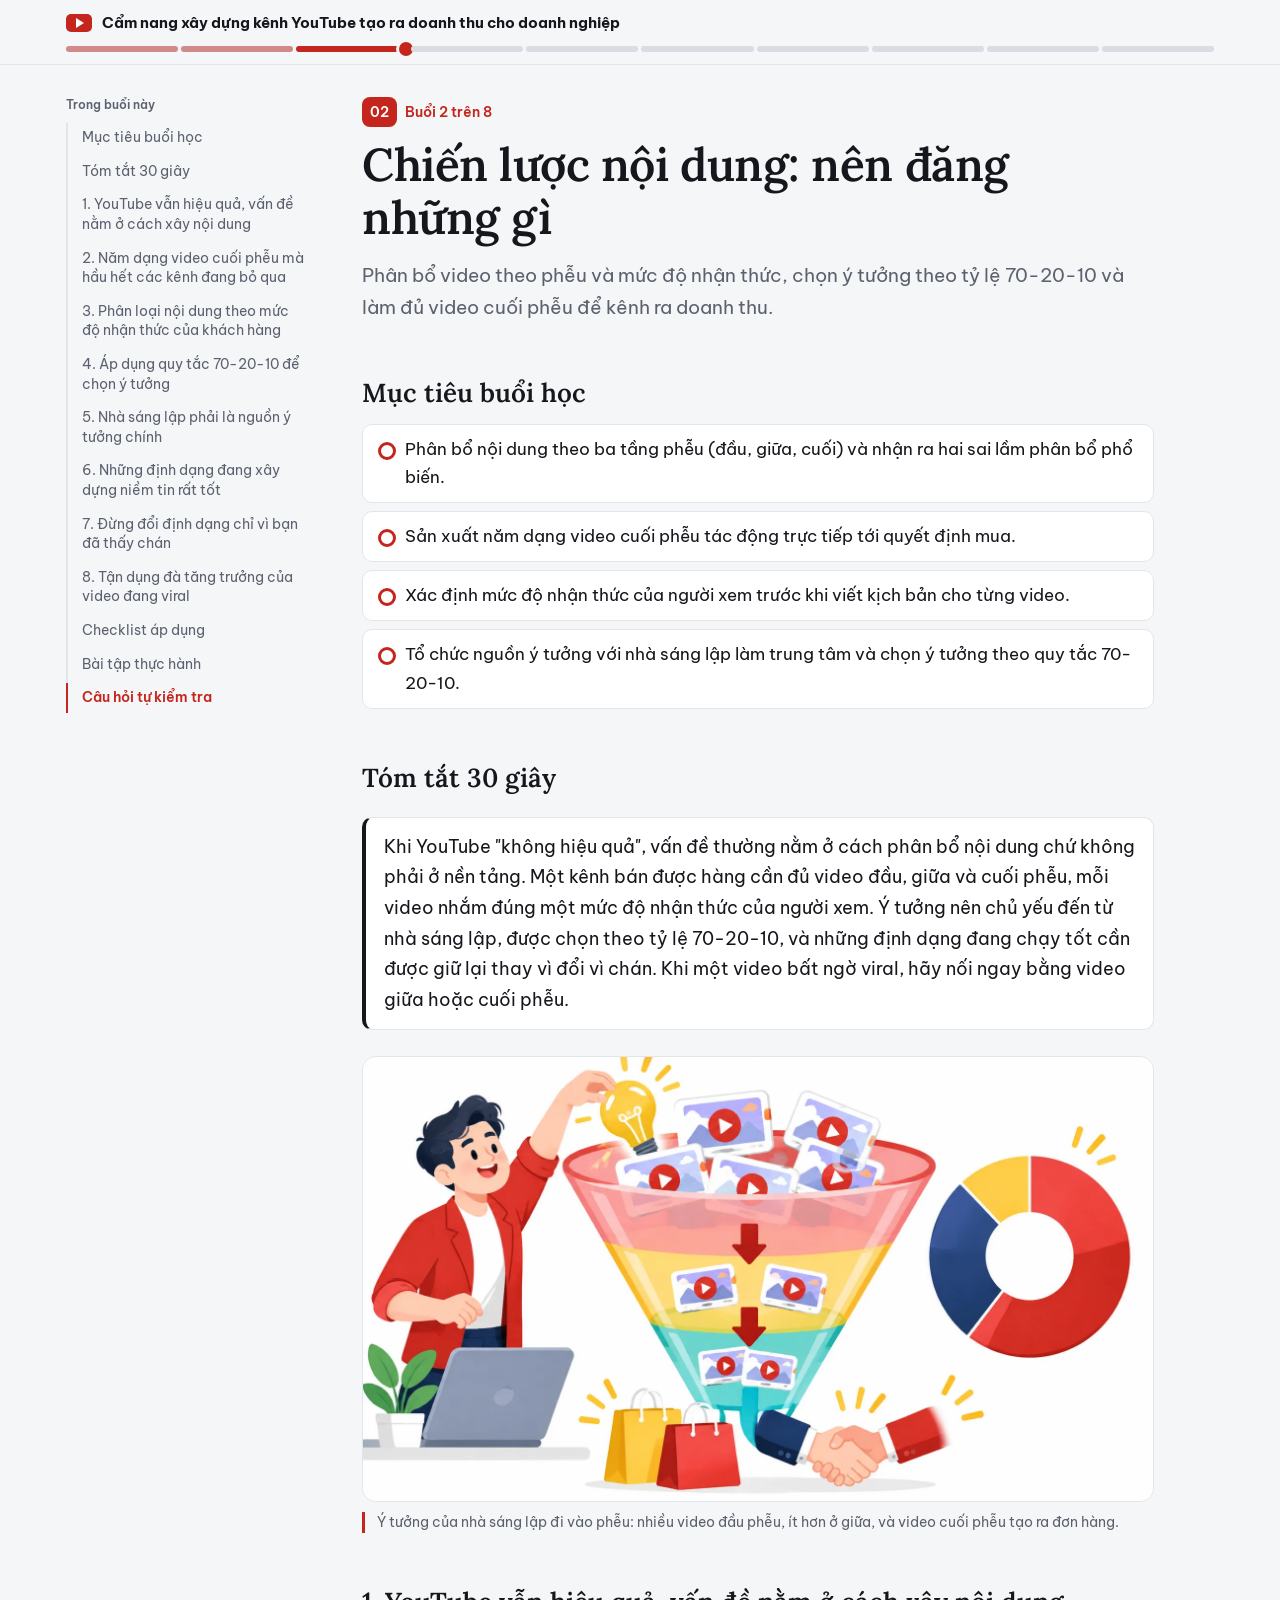
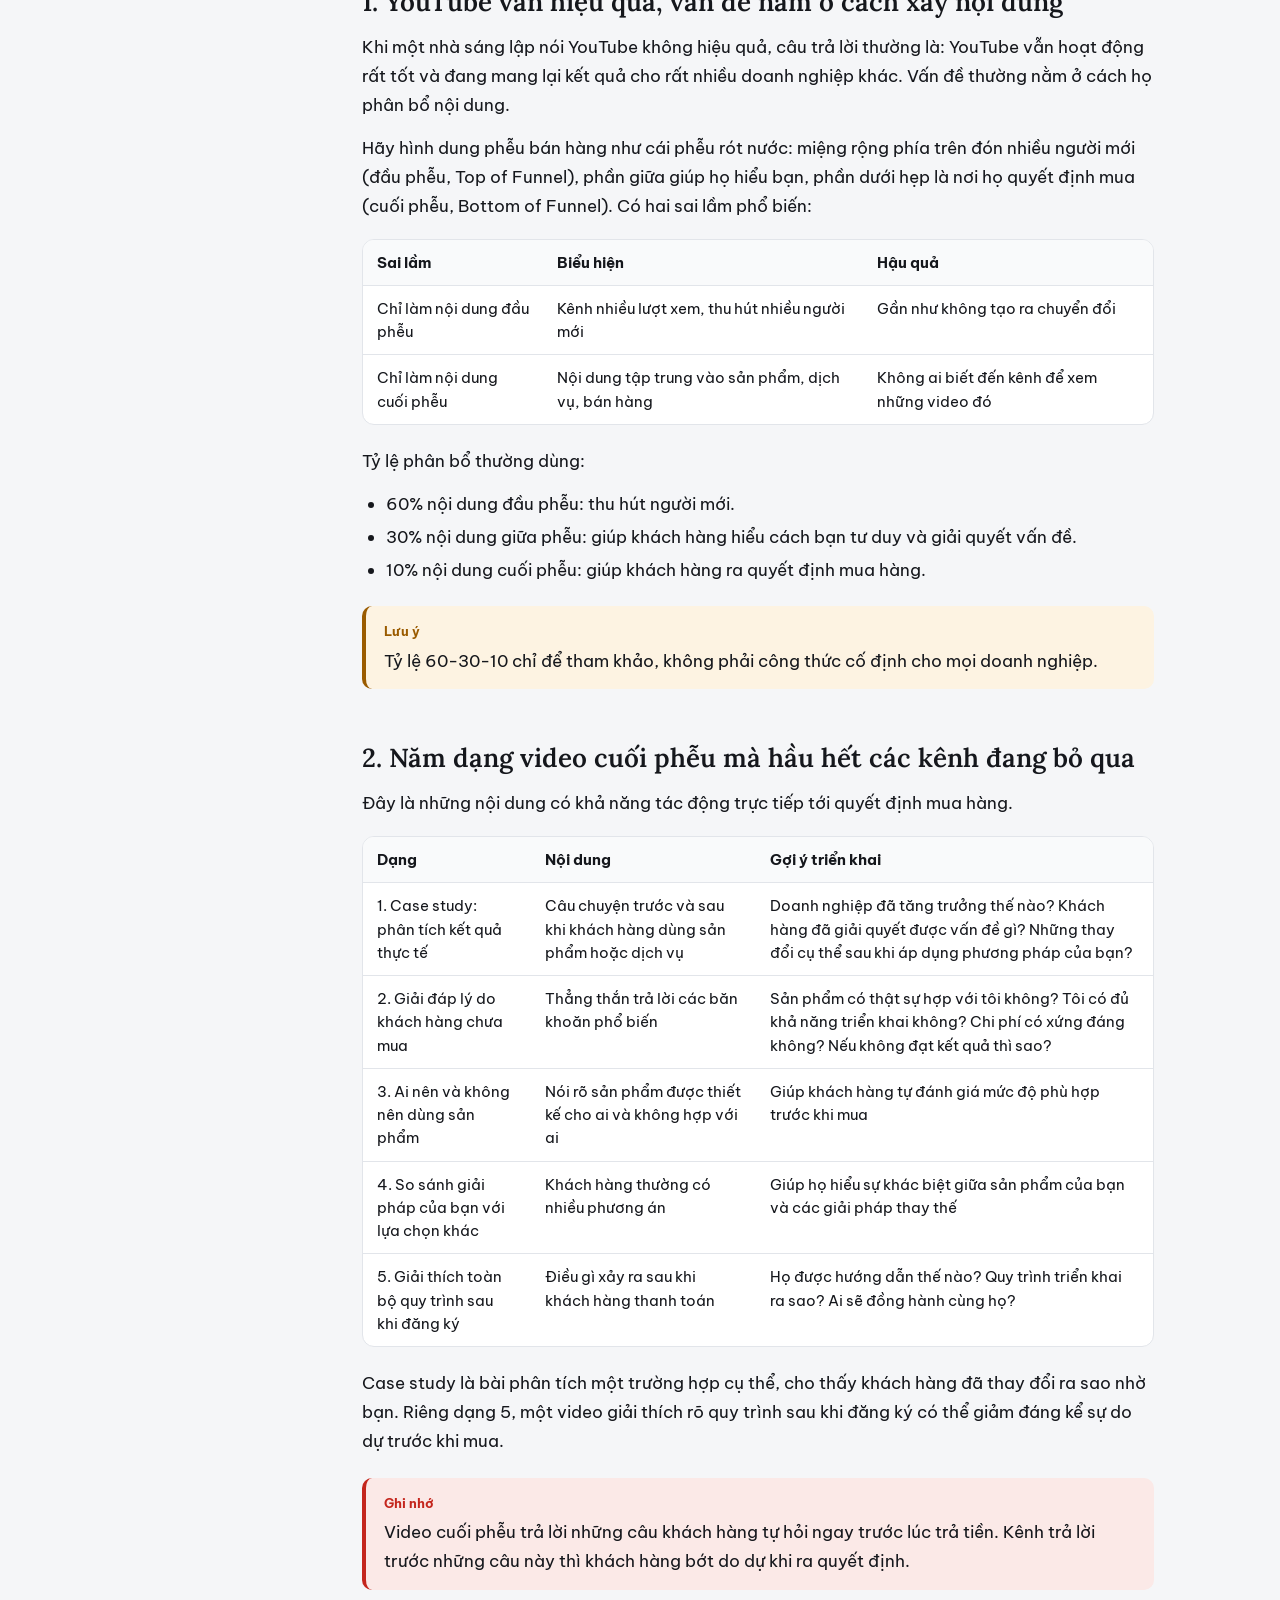
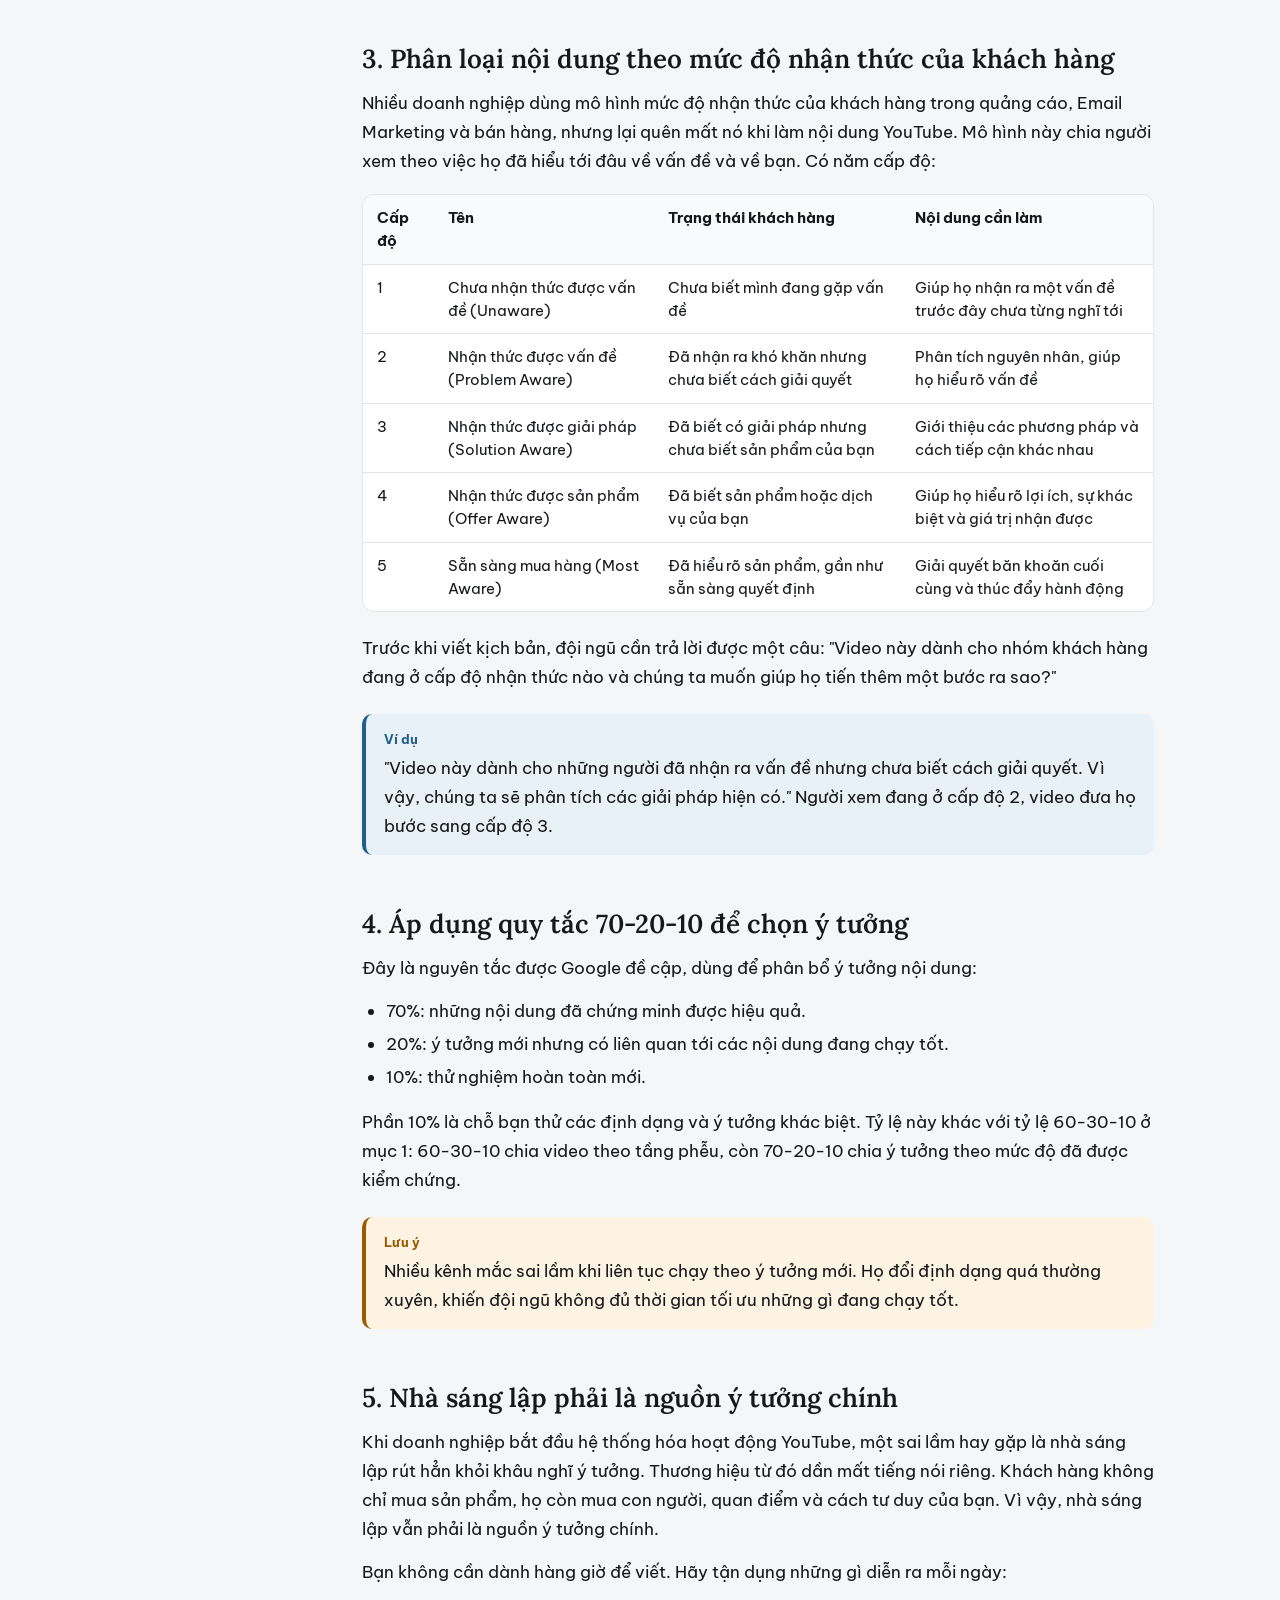
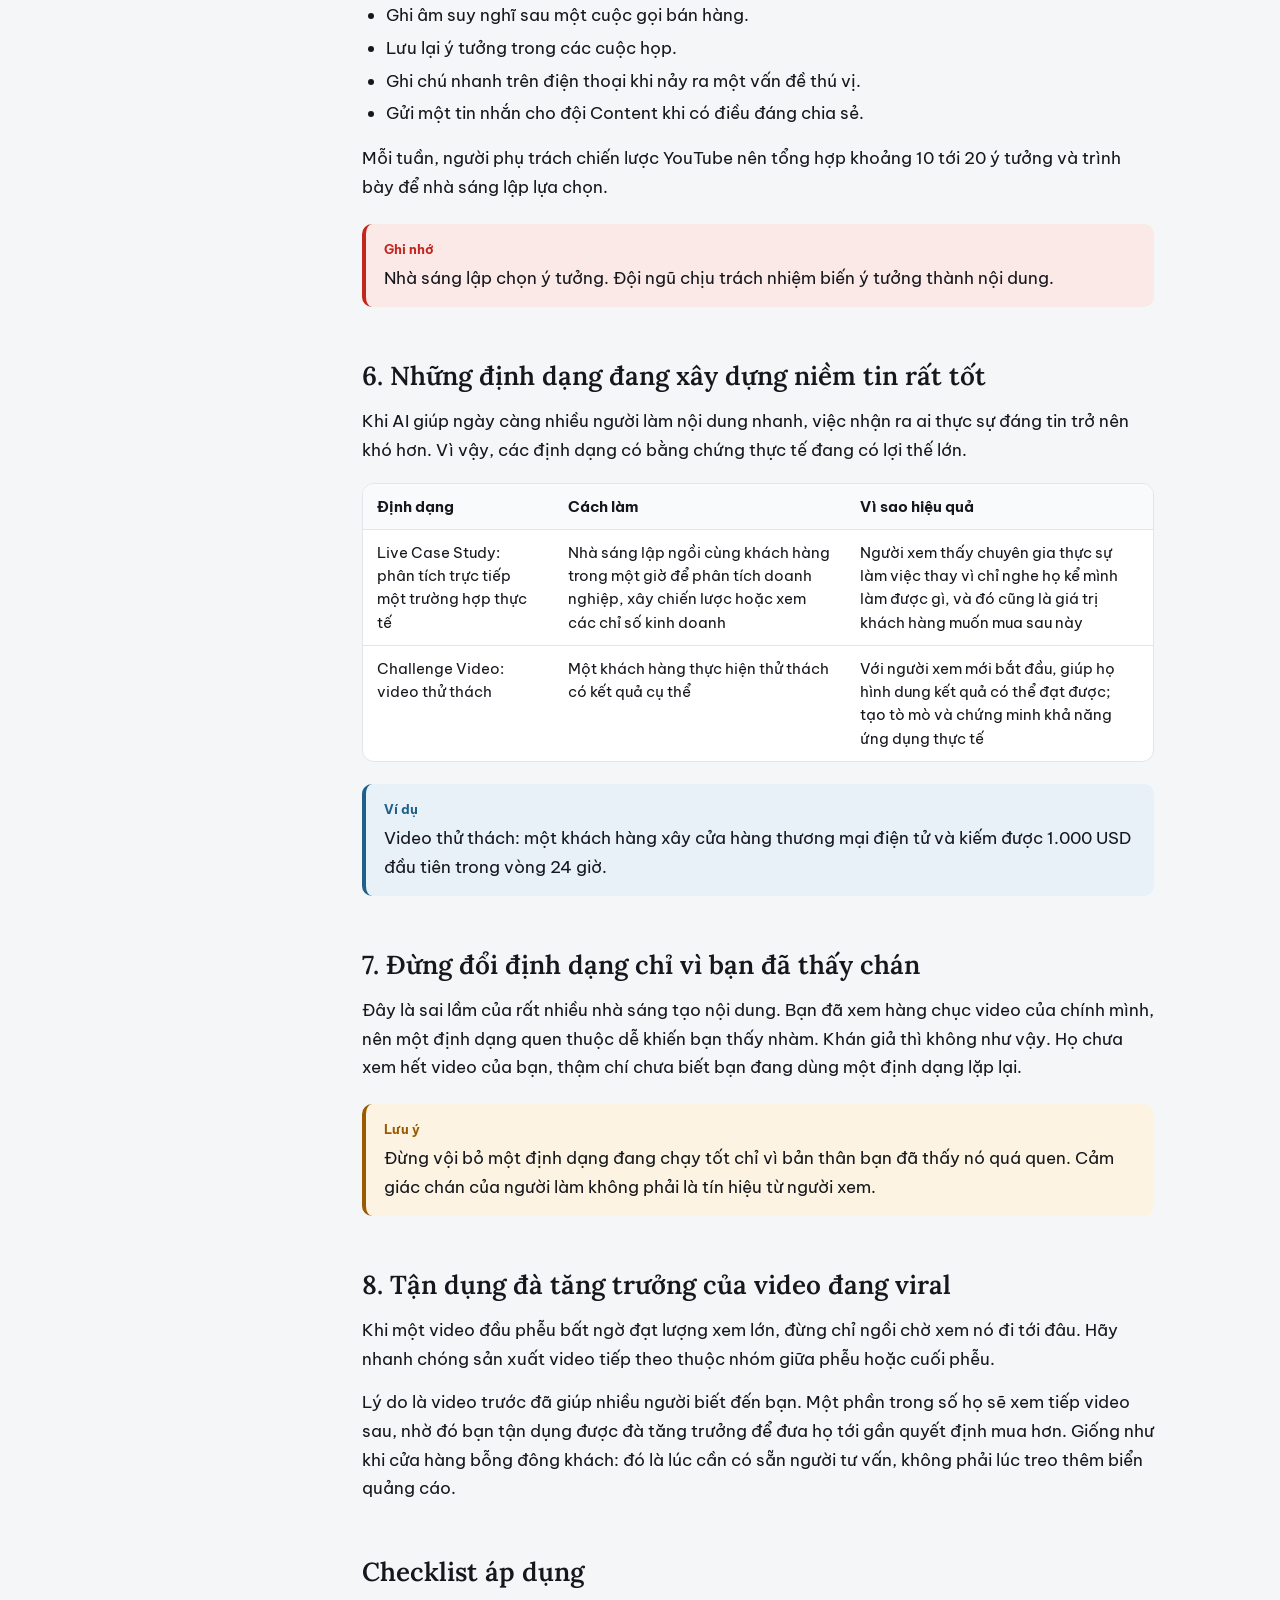
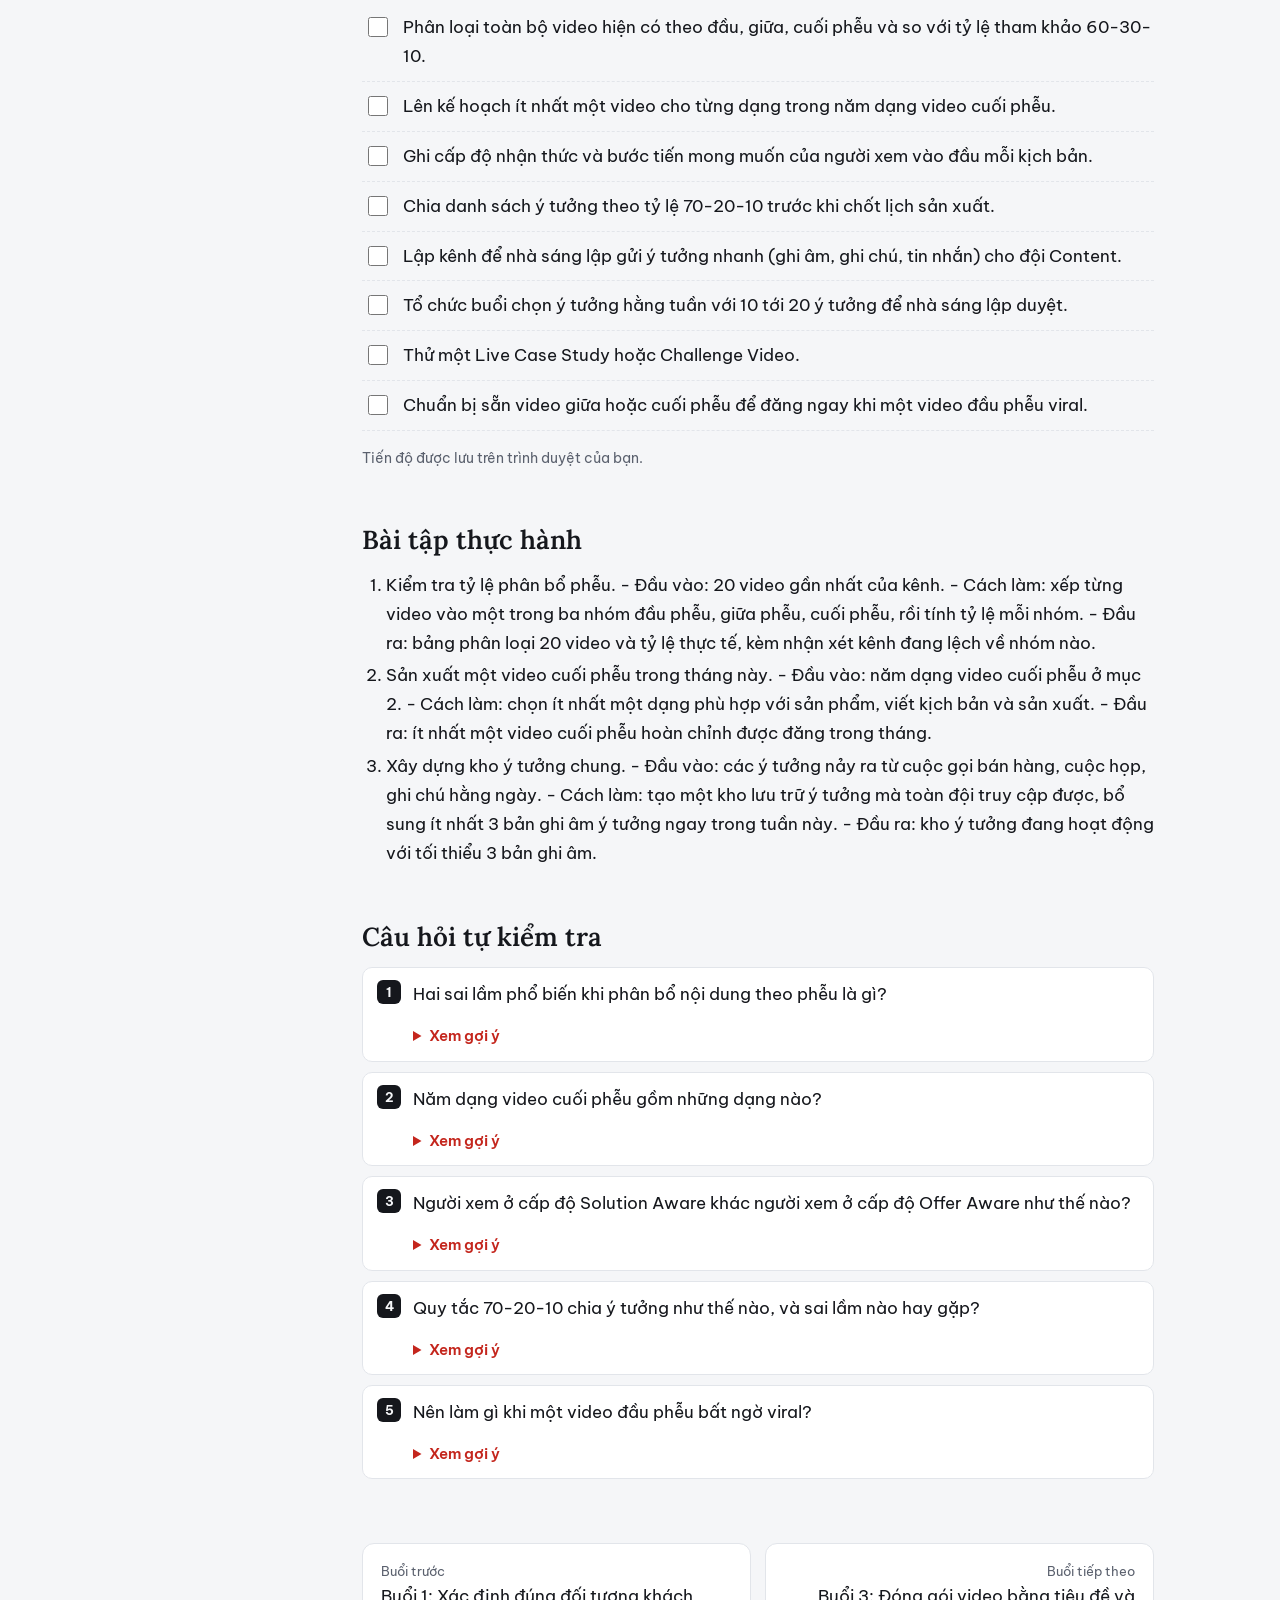
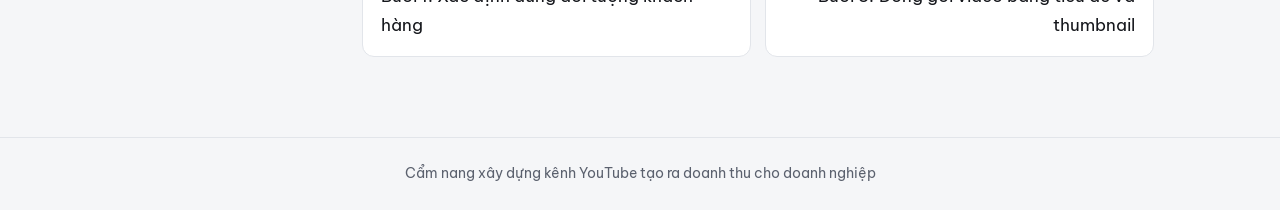
<file: buoi-02.html>
<!doctype html>
<html lang="vi">
<head>
<meta charset="utf-8">
<meta name="viewport" content="width=device-width, initial-scale=1">
<title>Buổi 2: Chiến lược nội dung: nên đăng những gì | Cẩm nang xây dựng kênh YouTube tạo ra doanh thu cho doanh nghiệp</title>
<meta name="description" content="Phân bổ video theo phễu và mức độ nhận thức, chọn ý tưởng theo tỷ lệ 70-20-10 và làm đủ video cuối phễu để kênh ra doanh thu.">
<meta property="og:title" content="Buổi 2: Chiến lược nội dung: nên đăng những gì | Cẩm nang xây dựng kênh YouTube tạo ra doanh thu cho doanh nghiệp">
<meta property="og:description" content="Phân bổ video theo phễu và mức độ nhận thức, chọn ý tưởng theo tỷ lệ 70-20-10 và làm đủ video cuối phễu để kênh ra doanh thu.">
<link rel="preconnect" href="https://fonts.googleapis.com"><link rel="preconnect" href="https://fonts.gstatic.com" crossorigin><link href="https://fonts.googleapis.com/css2?family=Be+Vietnam+Pro:wght@400;500;600;700&family=Lora:wght@500;600&display=swap&subset=vietnamese" rel="stylesheet">
<link rel="stylesheet" href="assets/style.css">
</head>
<body>
<header class="top"><div class="top-inner">
<a class="brand" href="index.html"><span class="play" aria-hidden="true"></span>Cẩm nang xây dựng kênh YouTube tạo ra doanh thu cho doanh nghiệp</a>
<nav class="chapters" aria-label="Các buổi học"><a href="index.html" class="done" aria-label="Trang chủ"><span>Trang chủ</span></a><a href="buoi-01.html" class="done" aria-label="Buổi 1: Xác định đúng đối tượng khách hàng"><span>Buổi 1: Xác định đúng đối tượng khách hàng</span></a><a href="buoi-02.html" class="current" aria-label="Buổi 2: Chiến lược nội dung: nên đăng những gì" aria-current=page><span>Buổi 2: Chiến lược nội dung: nên đăng những gì</span></a><a href="buoi-03.html" class="" aria-label="Buổi 3: Đóng gói video bằng tiêu đề và thumbnail"><span>Buổi 3: Đóng gói video bằng tiêu đề và thumbnail</span></a><a href="buoi-04.html" class="" aria-label="Buổi 4: Viết kịch bản và hook giữ chân người xem"><span>Buổi 4: Viết kịch bản và hook giữ chân người xem</span></a><a href="buoi-05.html" class="" aria-label="Buổi 5: Dựng video và tối ưu trải nghiệm"><span>Buổi 5: Dựng video và tối ưu trải nghiệm</span></a><a href="buoi-06.html" class="" aria-label="Buổi 6: Xây dựng và quản lý đội ngũ content"><span>Buổi 6: Xây dựng và quản lý đội ngũ content</span></a><a href="buoi-07.html" class="" aria-label="Buổi 7: Biến lượt xem thành doanh thu"><span>Buổi 7: Biến lượt xem thành doanh thu</span></a><a href="buoi-08.html" class="" aria-label="Buổi 8: Tối ưu hệ thống và mở rộng quy mô"><span>Buổi 8: Tối ưu hệ thống và mở rộng quy mô</span></a><a href="ket-luan.html" class="" aria-label="Kết luận"><span>Kết luận</span></a></nav>
</div></header>
<div class="layout"><aside class="toc" aria-label="Mục lục"><h2>Trong buổi này</h2><ol><li><a href="#muc-tieu-buoi-hoc">Mục tiêu buổi học</a></li><li><a href="#tom-tat-30-giay">Tóm tắt 30 giây</a></li><li><a href="#1-youtube-van-hieu-qua-van-de-nam-o-cach-xay-noi-dung">1. YouTube vẫn hiệu quả, vấn đề nằm ở cách xây nội dung</a></li><li><a href="#2-nam-dang-video-cuoi-pheu-ma-hau-het-cac-kenh-dang-bo-qua">2. Năm dạng video cuối phễu mà hầu hết các kênh đang bỏ qua</a></li><li><a href="#3-phan-loai-noi-dung-theo-muc-do-nhan-thuc-cua-khach-hang">3. Phân loại nội dung theo mức độ nhận thức của khách hàng</a></li><li><a href="#4-ap-dung-quy-tac-70-20-10-de-chon-y-tuong">4. Áp dụng quy tắc 70-20-10 để chọn ý tưởng</a></li><li><a href="#5-nha-sang-lap-phai-la-nguon-y-tuong-chinh">5. Nhà sáng lập phải là nguồn ý tưởng chính</a></li><li><a href="#6-nhung-dinh-dang-dang-xay-dung-niem-tin-rat-tot">6. Những định dạng đang xây dựng niềm tin rất tốt</a></li><li><a href="#7-dung-doi-dinh-dang-chi-vi-ban-da-thay-chan">7. Đừng đổi định dạng chỉ vì bạn đã thấy chán</a></li><li><a href="#8-tan-dung-da-tang-truong-cua-video-dang-viral">8. Tận dụng đà tăng trưởng của video đang viral</a></li><li><a href="#checklist-ap-dung">Checklist áp dụng</a></li><li><a href="#bai-tap-thuc-hanh">Bài tập thực hành</a></li><li><a href="#cau-hoi-tu-kiem-tra">Câu hỏi tự kiểm tra</a></li></ol></aside><main><div class="lesson-head"><p class="kicker"><span class="num">02</span>Buổi 2 trên 8</p><h1>Chiến lược nội dung: nên đăng những gì</h1><p class="lede">Phân bổ video theo phễu và mức độ nhận thức, chọn ý tưởng theo tỷ lệ 70-20-10 và làm đủ video cuối phễu để kênh ra doanh thu.</p></div><h2 id="muc-tieu-buoi-hoc">Mục tiêu buổi học</h2>
<ul class="goals">
<li>Phân bổ nội dung theo ba tầng phễu (đầu, giữa, cuối) và nhận ra hai sai lầm phân bổ phổ biến.</li>
<li>Sản xuất năm dạng video cuối phễu tác động trực tiếp tới quyết định mua.</li>
<li>Xác định mức độ nhận thức của người xem trước khi viết kịch bản cho từng video.</li>
<li>Tổ chức nguồn ý tưởng với nhà sáng lập làm trung tâm và chọn ý tưởng theo quy tắc 70-20-10.</li>
</ul>
<h2 id="tom-tat-30-giay">Tóm tắt 30 giây</h2>
<blockquote class="callout-tom-tat">
<p>Khi YouTube "không hiệu quả", vấn đề thường nằm ở cách phân bổ nội dung chứ không phải ở nền tảng. Một kênh bán được hàng cần đủ video đầu, giữa và cuối phễu, mỗi video nhắm đúng một mức độ nhận thức của người xem. Ý tưởng nên chủ yếu đến từ nhà sáng lập, được chọn theo tỷ lệ 70-20-10, và những định dạng đang chạy tốt cần được giữ lại thay vì đổi vì chán. Khi một video bất ngờ viral, hãy nối ngay bằng video giữa hoặc cuối phễu.</p>
</blockquote>
<figure class="illus"><img src="assets/img/buoi-02.webp" alt="Ý tưởng của nhà sáng lập đi vào phễu: nhiều video đầu phễu, ít hơn ở giữa, và video cuối phễu tạo ra đơn hàng." width="1600" height="900" loading="lazy" decoding="async"><figcaption>Ý tưởng của nhà sáng lập đi vào phễu: nhiều video đầu phễu, ít hơn ở giữa, và video cuối phễu tạo ra đơn hàng.</figcaption></figure><h2 id="1-youtube-van-hieu-qua-van-de-nam-o-cach-xay-noi-dung">1. YouTube vẫn hiệu quả, vấn đề nằm ở cách xây nội dung</h2>
<p>Khi một nhà sáng lập nói YouTube không hiệu quả, câu trả lời thường là: YouTube vẫn hoạt động rất tốt và đang mang lại kết quả cho rất nhiều doanh nghiệp khác. Vấn đề thường nằm ở cách họ phân bổ nội dung.</p>
<p>Hãy hình dung phễu bán hàng như cái phễu rót nước: miệng rộng phía trên đón nhiều người mới (đầu phễu, Top of Funnel), phần giữa giúp họ hiểu bạn, phần dưới hẹp là nơi họ quyết định mua (cuối phễu, Bottom of Funnel). Có hai sai lầm phổ biến:</p>
<div class="table-wrap"><table>
<thead>
<tr>
<th>Sai lầm</th>
<th>Biểu hiện</th>
<th>Hậu quả</th>
</tr>
</thead>
<tbody>
<tr>
<td>Chỉ làm nội dung đầu phễu</td>
<td>Kênh nhiều lượt xem, thu hút nhiều người mới</td>
<td>Gần như không tạo ra chuyển đổi</td>
</tr>
<tr>
<td>Chỉ làm nội dung cuối phễu</td>
<td>Nội dung tập trung vào sản phẩm, dịch vụ, bán hàng</td>
<td>Không ai biết đến kênh để xem những video đó</td>
</tr>
</tbody>
</table></div>
<p>Tỷ lệ phân bổ thường dùng:</p>
<ul>
<li>60% nội dung đầu phễu: thu hút người mới.</li>
<li>30% nội dung giữa phễu: giúp khách hàng hiểu cách bạn tư duy và giải quyết vấn đề.</li>
<li>10% nội dung cuối phễu: giúp khách hàng ra quyết định mua hàng.</li>
</ul>
<blockquote class="callout-luu-y"><p><span class="callout-label">Lưu ý</span>Tỷ lệ 60-30-10 chỉ để tham khảo, không phải công thức cố định cho mọi doanh nghiệp.</p>
</blockquote>
<h2 id="2-nam-dang-video-cuoi-pheu-ma-hau-het-cac-kenh-dang-bo-qua">2. Năm dạng video cuối phễu mà hầu hết các kênh đang bỏ qua</h2>
<p>Đây là những nội dung có khả năng tác động trực tiếp tới quyết định mua hàng.</p>
<div class="table-wrap"><table>
<thead>
<tr>
<th>Dạng</th>
<th>Nội dung</th>
<th>Gợi ý triển khai</th>
</tr>
</thead>
<tbody>
<tr>
<td>1. Case study: phân tích kết quả thực tế</td>
<td>Câu chuyện trước và sau khi khách hàng dùng sản phẩm hoặc dịch vụ</td>
<td>Doanh nghiệp đã tăng trưởng thế nào? Khách hàng đã giải quyết được vấn đề gì? Những thay đổi cụ thể sau khi áp dụng phương pháp của bạn?</td>
</tr>
<tr>
<td>2. Giải đáp lý do khách hàng chưa mua</td>
<td>Thẳng thắn trả lời các băn khoăn phổ biến</td>
<td>Sản phẩm có thật sự hợp với tôi không? Tôi có đủ khả năng triển khai không? Chi phí có xứng đáng không? Nếu không đạt kết quả thì sao?</td>
</tr>
<tr>
<td>3. Ai nên và không nên dùng sản phẩm</td>
<td>Nói rõ sản phẩm được thiết kế cho ai và không hợp với ai</td>
<td>Giúp khách hàng tự đánh giá mức độ phù hợp trước khi mua</td>
</tr>
<tr>
<td>4. So sánh giải pháp của bạn với lựa chọn khác</td>
<td>Khách hàng thường có nhiều phương án</td>
<td>Giúp họ hiểu sự khác biệt giữa sản phẩm của bạn và các giải pháp thay thế</td>
</tr>
<tr>
<td>5. Giải thích toàn bộ quy trình sau khi đăng ký</td>
<td>Điều gì xảy ra sau khi khách hàng thanh toán</td>
<td>Họ được hướng dẫn thế nào? Quy trình triển khai ra sao? Ai sẽ đồng hành cùng họ?</td>
</tr>
</tbody>
</table></div>
<p>Case study là bài phân tích một trường hợp cụ thể, cho thấy khách hàng đã thay đổi ra sao nhờ bạn. Riêng dạng 5, một video giải thích rõ quy trình sau khi đăng ký có thể giảm đáng kể sự do dự trước khi mua.</p>
<blockquote class="callout-ghi-nho"><p><span class="callout-label">Ghi nhớ</span>Video cuối phễu trả lời những câu khách hàng tự hỏi ngay trước lúc trả tiền. Kênh trả lời trước những câu này thì khách hàng bớt do dự khi ra quyết định.</p>
</blockquote>
<h2 id="3-phan-loai-noi-dung-theo-muc-do-nhan-thuc-cua-khach-hang">3. Phân loại nội dung theo mức độ nhận thức của khách hàng</h2>
<p>Nhiều doanh nghiệp dùng mô hình mức độ nhận thức của khách hàng trong quảng cáo, Email Marketing và bán hàng, nhưng lại quên mất nó khi làm nội dung YouTube. Mô hình này chia người xem theo việc họ đã hiểu tới đâu về vấn đề và về bạn. Có năm cấp độ:</p>
<div class="table-wrap"><table>
<thead>
<tr>
<th>Cấp độ</th>
<th>Tên</th>
<th>Trạng thái khách hàng</th>
<th>Nội dung cần làm</th>
</tr>
</thead>
<tbody>
<tr>
<td>1</td>
<td>Chưa nhận thức được vấn đề (Unaware)</td>
<td>Chưa biết mình đang gặp vấn đề</td>
<td>Giúp họ nhận ra một vấn đề trước đây chưa từng nghĩ tới</td>
</tr>
<tr>
<td>2</td>
<td>Nhận thức được vấn đề (Problem Aware)</td>
<td>Đã nhận ra khó khăn nhưng chưa biết cách giải quyết</td>
<td>Phân tích nguyên nhân, giúp họ hiểu rõ vấn đề</td>
</tr>
<tr>
<td>3</td>
<td>Nhận thức được giải pháp (Solution Aware)</td>
<td>Đã biết có giải pháp nhưng chưa biết sản phẩm của bạn</td>
<td>Giới thiệu các phương pháp và cách tiếp cận khác nhau</td>
</tr>
<tr>
<td>4</td>
<td>Nhận thức được sản phẩm (Offer Aware)</td>
<td>Đã biết sản phẩm hoặc dịch vụ của bạn</td>
<td>Giúp họ hiểu rõ lợi ích, sự khác biệt và giá trị nhận được</td>
</tr>
<tr>
<td>5</td>
<td>Sẵn sàng mua hàng (Most Aware)</td>
<td>Đã hiểu rõ sản phẩm, gần như sẵn sàng quyết định</td>
<td>Giải quyết băn khoăn cuối cùng và thúc đẩy hành động</td>
</tr>
</tbody>
</table></div>
<p>Trước khi viết kịch bản, đội ngũ cần trả lời được một câu: "Video này dành cho nhóm khách hàng đang ở cấp độ nhận thức nào và chúng ta muốn giúp họ tiến thêm một bước ra sao?"</p>
<blockquote class="callout-vi-du"><p><span class="callout-label">Ví dụ</span>"Video này dành cho những người đã nhận ra vấn đề nhưng chưa biết cách giải quyết. Vì vậy, chúng ta sẽ phân tích các giải pháp hiện có." Người xem đang ở cấp độ 2, video đưa họ bước sang cấp độ 3.</p>
</blockquote>
<h2 id="4-ap-dung-quy-tac-70-20-10-de-chon-y-tuong">4. Áp dụng quy tắc 70-20-10 để chọn ý tưởng</h2>
<p>Đây là nguyên tắc được Google đề cập, dùng để phân bổ ý tưởng nội dung:</p>
<ul>
<li>70%: những nội dung đã chứng minh được hiệu quả.</li>
<li>20%: ý tưởng mới nhưng có liên quan tới các nội dung đang chạy tốt.</li>
<li>10%: thử nghiệm hoàn toàn mới.</li>
</ul>
<p>Phần 10% là chỗ bạn thử các định dạng và ý tưởng khác biệt. Tỷ lệ này khác với tỷ lệ 60-30-10 ở mục 1: 60-30-10 chia video theo tầng phễu, còn 70-20-10 chia ý tưởng theo mức độ đã được kiểm chứng.</p>
<blockquote class="callout-luu-y"><p><span class="callout-label">Lưu ý</span>Nhiều kênh mắc sai lầm khi liên tục chạy theo ý tưởng mới. Họ đổi định dạng quá thường xuyên, khiến đội ngũ không đủ thời gian tối ưu những gì đang chạy tốt.</p>
</blockquote>
<h2 id="5-nha-sang-lap-phai-la-nguon-y-tuong-chinh">5. Nhà sáng lập phải là nguồn ý tưởng chính</h2>
<p>Khi doanh nghiệp bắt đầu hệ thống hóa hoạt động YouTube, một sai lầm hay gặp là nhà sáng lập rút hẳn khỏi khâu nghĩ ý tưởng. Thương hiệu từ đó dần mất tiếng nói riêng. Khách hàng không chỉ mua sản phẩm, họ còn mua con người, quan điểm và cách tư duy của bạn. Vì vậy, nhà sáng lập vẫn phải là nguồn ý tưởng chính.</p>
<p>Bạn không cần dành hàng giờ để viết. Hãy tận dụng những gì diễn ra mỗi ngày:</p>
<ul>
<li>Ghi âm suy nghĩ sau một cuộc gọi bán hàng.</li>
<li>Lưu lại ý tưởng trong các cuộc họp.</li>
<li>Ghi chú nhanh trên điện thoại khi nảy ra một vấn đề thú vị.</li>
<li>Gửi một tin nhắn cho đội Content khi có điều đáng chia sẻ.</li>
</ul>
<p>Mỗi tuần, người phụ trách chiến lược YouTube nên tổng hợp khoảng 10 tới 20 ý tưởng và trình bày để nhà sáng lập lựa chọn.</p>
<blockquote class="callout-ghi-nho"><p><span class="callout-label">Ghi nhớ</span>Nhà sáng lập chọn ý tưởng. Đội ngũ chịu trách nhiệm biến ý tưởng thành nội dung.</p>
</blockquote>
<h2 id="6-nhung-dinh-dang-dang-xay-dung-niem-tin-rat-tot">6. Những định dạng đang xây dựng niềm tin rất tốt</h2>
<p>Khi AI giúp ngày càng nhiều người làm nội dung nhanh, việc nhận ra ai thực sự đáng tin trở nên khó hơn. Vì vậy, các định dạng có bằng chứng thực tế đang có lợi thế lớn.</p>
<div class="table-wrap"><table>
<thead>
<tr>
<th>Định dạng</th>
<th>Cách làm</th>
<th>Vì sao hiệu quả</th>
</tr>
</thead>
<tbody>
<tr>
<td>Live Case Study: phân tích trực tiếp một trường hợp thực tế</td>
<td>Nhà sáng lập ngồi cùng khách hàng trong một giờ để phân tích doanh nghiệp, xây chiến lược hoặc xem các chỉ số kinh doanh</td>
<td>Người xem thấy chuyên gia thực sự làm việc thay vì chỉ nghe họ kể mình làm được gì, và đó cũng là giá trị khách hàng muốn mua sau này</td>
</tr>
<tr>
<td>Challenge Video: video thử thách</td>
<td>Một khách hàng thực hiện thử thách có kết quả cụ thể</td>
<td>Với người xem mới bắt đầu, giúp họ hình dung kết quả có thể đạt được; tạo tò mò và chứng minh khả năng ứng dụng thực tế</td>
</tr>
</tbody>
</table></div>
<blockquote class="callout-vi-du"><p><span class="callout-label">Ví dụ</span>Video thử thách: một khách hàng xây cửa hàng thương mại điện tử và kiếm được 1.000 USD đầu tiên trong vòng 24 giờ.</p>
</blockquote>
<h2 id="7-dung-doi-dinh-dang-chi-vi-ban-da-thay-chan">7. Đừng đổi định dạng chỉ vì bạn đã thấy chán</h2>
<p>Đây là sai lầm của rất nhiều nhà sáng tạo nội dung. Bạn đã xem hàng chục video của chính mình, nên một định dạng quen thuộc dễ khiến bạn thấy nhàm. Khán giả thì không như vậy. Họ chưa xem hết video của bạn, thậm chí chưa biết bạn đang dùng một định dạng lặp lại.</p>
<blockquote class="callout-luu-y"><p><span class="callout-label">Lưu ý</span>Đừng vội bỏ một định dạng đang chạy tốt chỉ vì bản thân bạn đã thấy nó quá quen. Cảm giác chán của người làm không phải là tín hiệu từ người xem.</p>
</blockquote>
<h2 id="8-tan-dung-da-tang-truong-cua-video-dang-viral">8. Tận dụng đà tăng trưởng của video đang viral</h2>
<p>Khi một video đầu phễu bất ngờ đạt lượng xem lớn, đừng chỉ ngồi chờ xem nó đi tới đâu. Hãy nhanh chóng sản xuất video tiếp theo thuộc nhóm giữa phễu hoặc cuối phễu.</p>
<p>Lý do là video trước đã giúp nhiều người biết đến bạn. Một phần trong số họ sẽ xem tiếp video sau, nhờ đó bạn tận dụng được đà tăng trưởng để đưa họ tới gần quyết định mua hơn. Giống như khi cửa hàng bỗng đông khách: đó là lúc cần có sẵn người tư vấn, không phải lúc treo thêm biển quảng cáo.</p>
<h2 id="checklist-ap-dung">Checklist áp dụng</h2>
<ul class="checklist">
<li><label><input type="checkbox" data-key="buoi-02-1"><span>Phân loại toàn bộ video hiện có theo đầu, giữa, cuối phễu và so với tỷ lệ tham khảo 60-30-10.</span></label></li>
<li><label><input type="checkbox" data-key="buoi-02-2"><span>Lên kế hoạch ít nhất một video cho từng dạng trong năm dạng video cuối phễu.</span></label></li>
<li><label><input type="checkbox" data-key="buoi-02-3"><span>Ghi cấp độ nhận thức và bước tiến mong muốn của người xem vào đầu mỗi kịch bản.</span></label></li>
<li><label><input type="checkbox" data-key="buoi-02-4"><span>Chia danh sách ý tưởng theo tỷ lệ 70-20-10 trước khi chốt lịch sản xuất.</span></label></li>
<li><label><input type="checkbox" data-key="buoi-02-5"><span>Lập kênh để nhà sáng lập gửi ý tưởng nhanh (ghi âm, ghi chú, tin nhắn) cho đội Content.</span></label></li>
<li><label><input type="checkbox" data-key="buoi-02-6"><span>Tổ chức buổi chọn ý tưởng hằng tuần với 10 tới 20 ý tưởng để nhà sáng lập duyệt.</span></label></li>
<li><label><input type="checkbox" data-key="buoi-02-7"><span>Thử một Live Case Study hoặc Challenge Video.</span></label></li>
<li><label><input type="checkbox" data-key="buoi-02-8"><span>Chuẩn bị sẵn video giữa hoặc cuối phễu để đăng ngay khi một video đầu phễu viral.</span></label></li>
</ul>
<p class="progress-note">Tiến độ được lưu trên trình duyệt của bạn.</p><h2 id="bai-tap-thuc-hanh">Bài tập thực hành</h2>
<ol>
<li>Kiểm tra tỷ lệ phân bổ phễu.
   - Đầu vào: 20 video gần nhất của kênh.
   - Cách làm: xếp từng video vào một trong ba nhóm đầu phễu, giữa phễu, cuối phễu, rồi tính tỷ lệ mỗi nhóm.
   - Đầu ra: bảng phân loại 20 video và tỷ lệ thực tế, kèm nhận xét kênh đang lệch về nhóm nào.</li>
<li>Sản xuất một video cuối phễu trong tháng này.
   - Đầu vào: năm dạng video cuối phễu ở mục 2.
   - Cách làm: chọn ít nhất một dạng phù hợp với sản phẩm, viết kịch bản và sản xuất.
   - Đầu ra: ít nhất một video cuối phễu hoàn chỉnh được đăng trong tháng.</li>
<li>Xây dựng kho ý tưởng chung.
   - Đầu vào: các ý tưởng nảy ra từ cuộc gọi bán hàng, cuộc họp, ghi chú hằng ngày.
   - Cách làm: tạo một kho lưu trữ ý tưởng mà toàn đội truy cập được, bổ sung ít nhất 3 bản ghi âm ý tưởng ngay trong tuần này.
   - Đầu ra: kho ý tưởng đang hoạt động với tối thiểu 3 bản ghi âm.</li>
</ol>
<h2 id="cau-hoi-tu-kiem-tra">Câu hỏi tự kiểm tra</h2>
<ol class="quiz">
<li><p>Hai sai lầm phổ biến khi phân bổ nội dung theo phễu là gì?</p><details><summary>Xem gợi ý</summary><p>Chỉ làm đầu phễu (nhiều lượt xem nhưng gần như không chuyển đổi) và chỉ làm cuối phễu (bán hàng nhưng không ai biết đến kênh).</p></details></li>
<li><p>Năm dạng video cuối phễu gồm những dạng nào?</p><details><summary>Xem gợi ý</summary><p>Case study, giải đáp lý do chưa mua, ai nên và không nên dùng, so sánh với lựa chọn khác, giải thích quy trình sau khi đăng ký.</p></details></li>
<li><p>Người xem ở cấp độ Solution Aware khác người xem ở cấp độ Offer Aware như thế nào?</p><details><summary>Xem gợi ý</summary><p>Solution Aware đã biết có giải pháp nhưng chưa biết sản phẩm của bạn; Offer Aware đã biết sản phẩm của bạn và cần hiểu rõ lợi ích, khác biệt, giá trị.</p></details></li>
<li><p>Quy tắc 70-20-10 chia ý tưởng như thế nào, và sai lầm nào hay gặp?</p><details><summary>Xem gợi ý</summary><p>70% đã chứng minh hiệu quả, 20% mới nhưng liên quan tới nội dung đang chạy tốt, 10% thử nghiệm mới; sai lầm là liên tục đổi định dạng nên không kịp tối ưu cái đang chạy tốt.</p></details></li>
<li><p>Nên làm gì khi một video đầu phễu bất ngờ viral?</p><details><summary>Xem gợi ý</summary><p>Nhanh chóng sản xuất video giữa hoặc cuối phễu để đưa lượng người mới biết đến bạn tới gần quyết định mua.</p></details></li>
</ol><nav class="pager" aria-label="Chuyển buổi"><a class="prev" href="buoi-01.html"><small>Buổi trước</small>Buổi 1: Xác định đúng đối tượng khách hàng</a><a class="next" href="buoi-03.html"><small>Buổi tiếp theo</small>Buổi 3: Đóng gói video bằng tiêu đề và thumbnail</a></nav></main></div>
<footer>Cẩm nang xây dựng kênh YouTube tạo ra doanh thu cho doanh nghiệp</footer>
<script src="assets/app.js"></script>
</body>
</html>
</file>
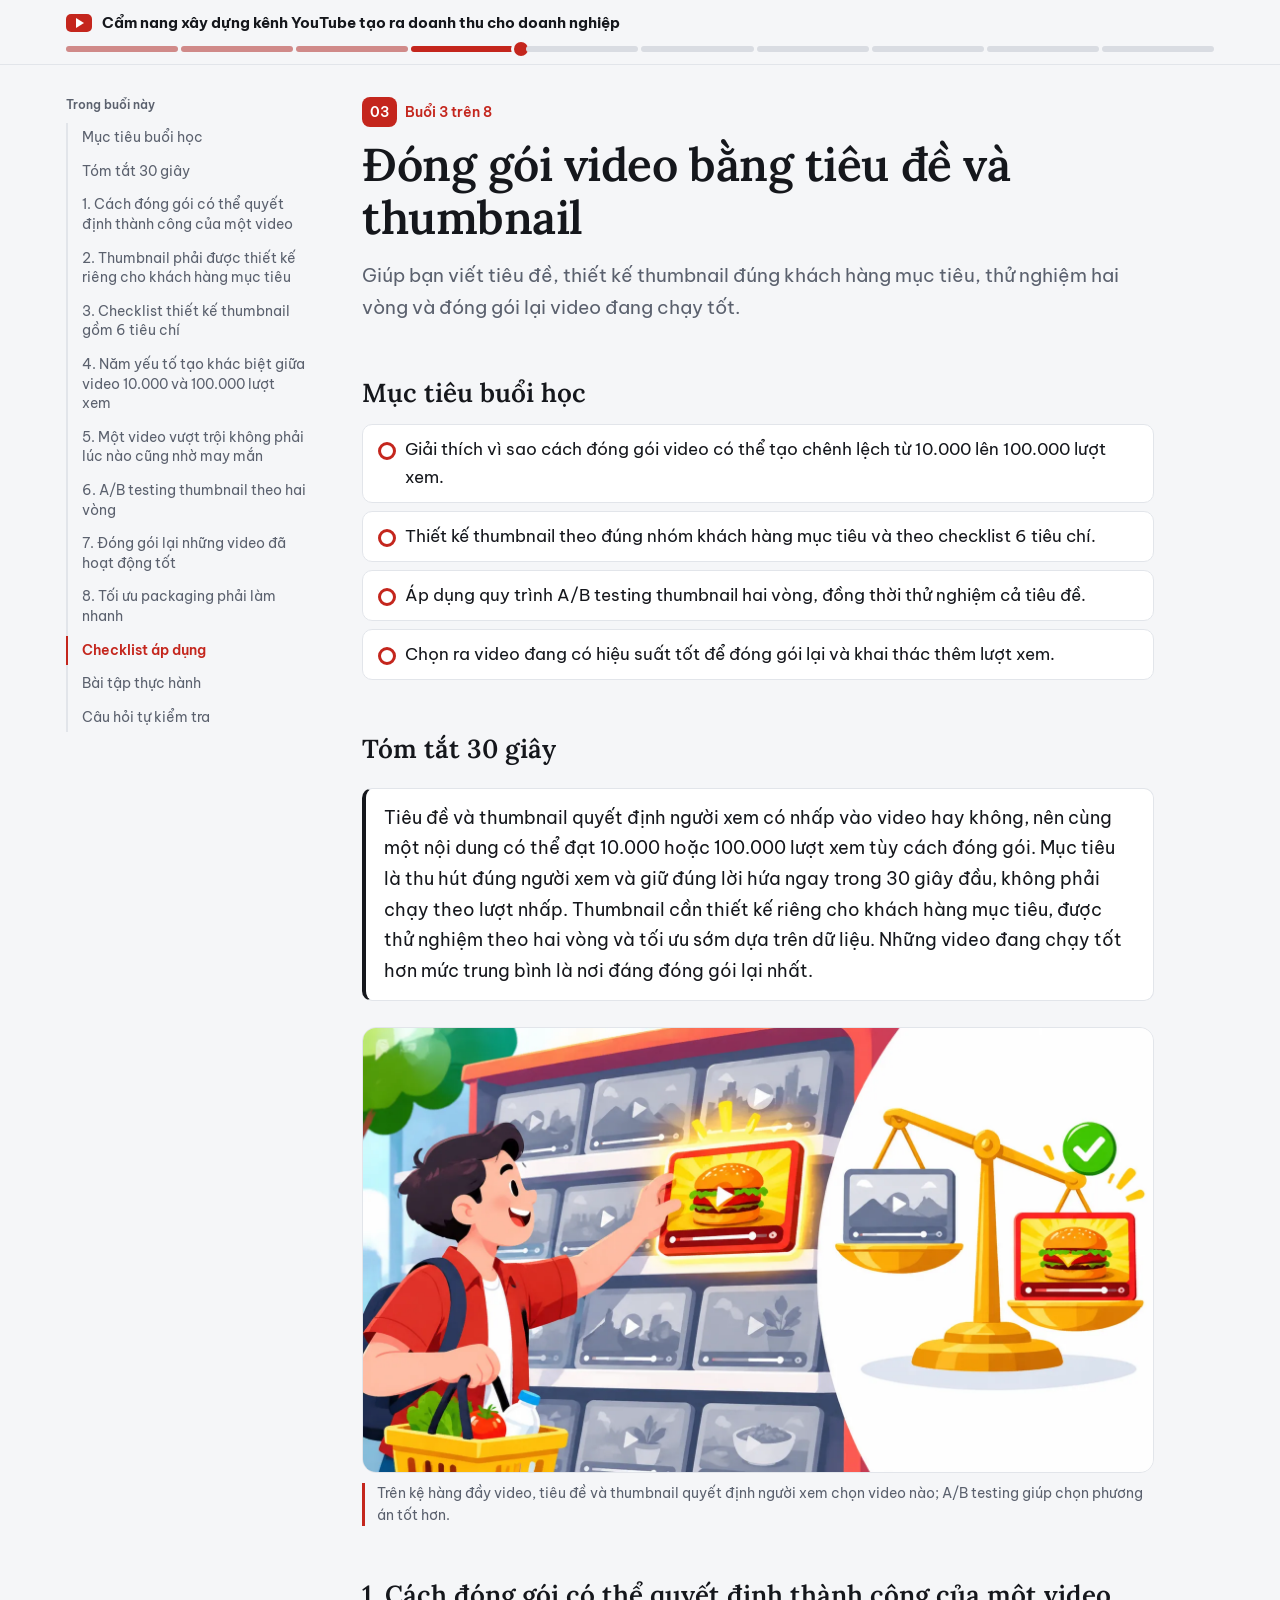
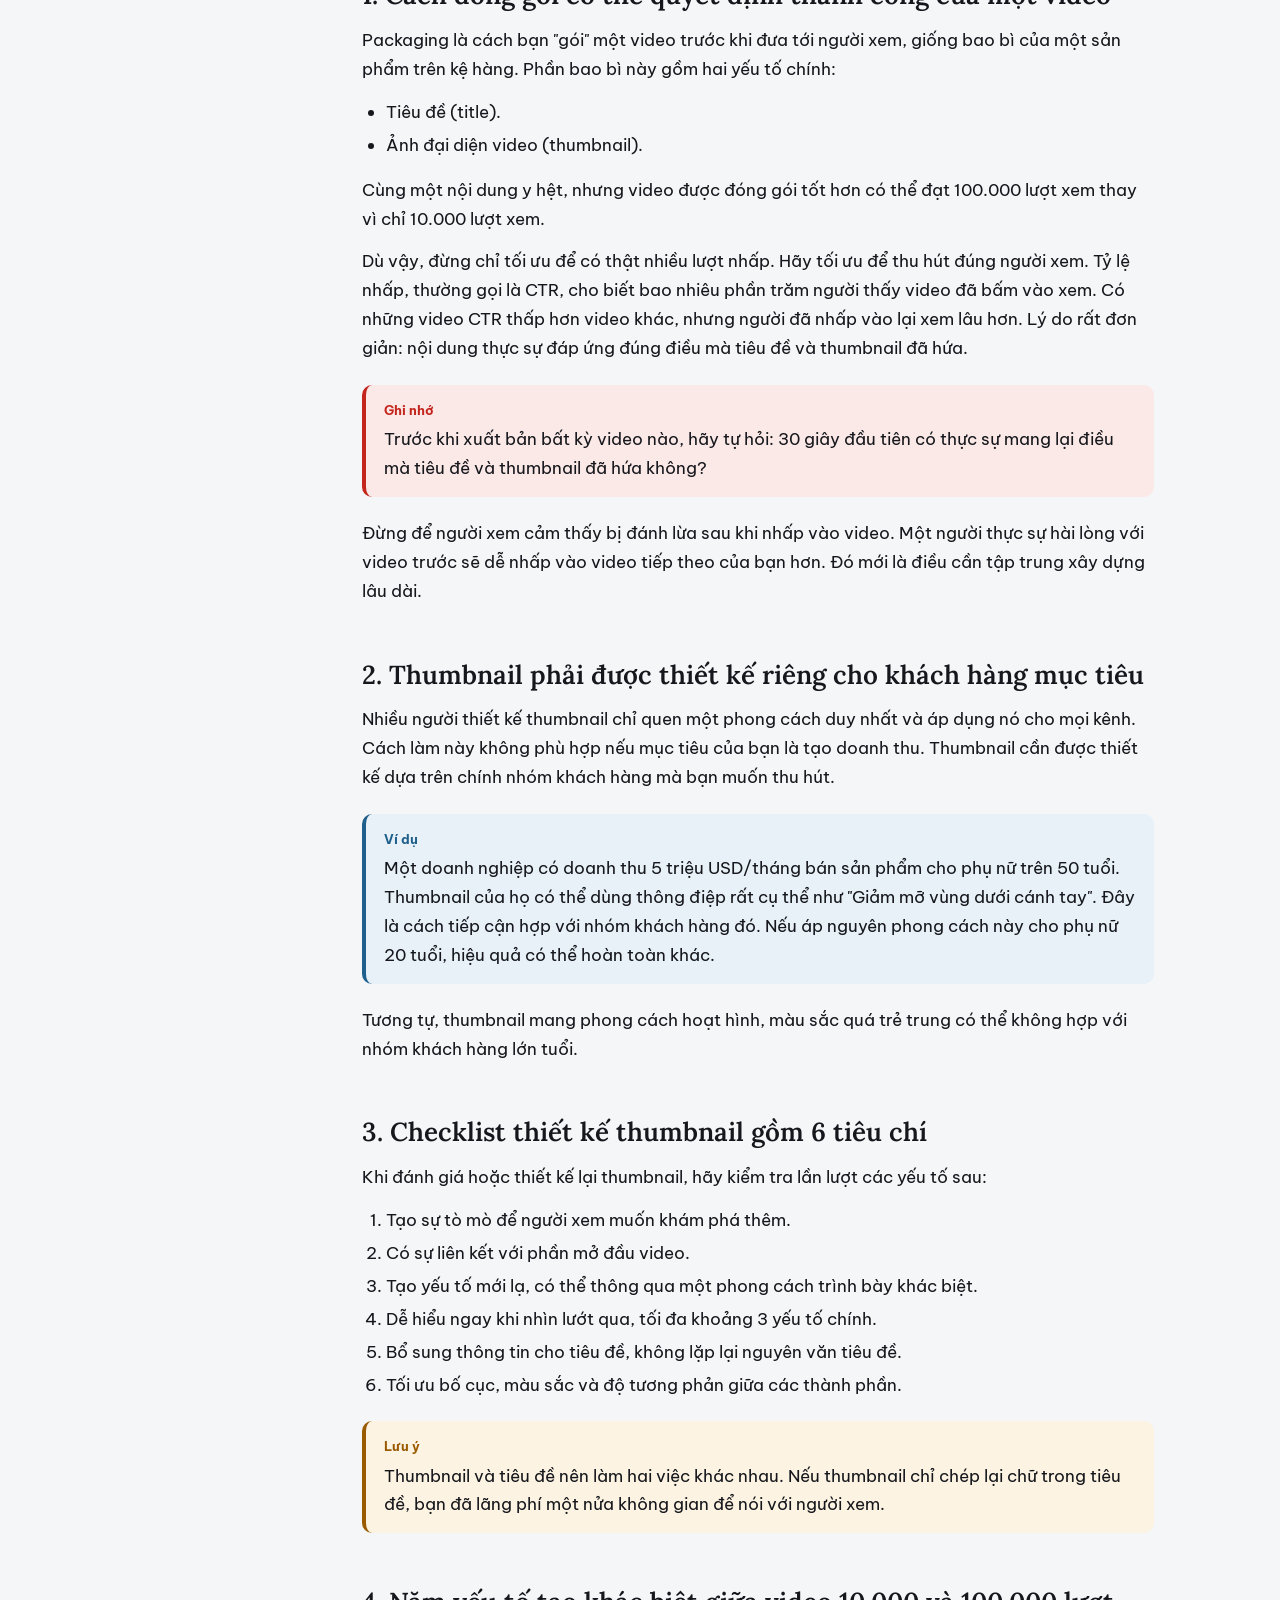
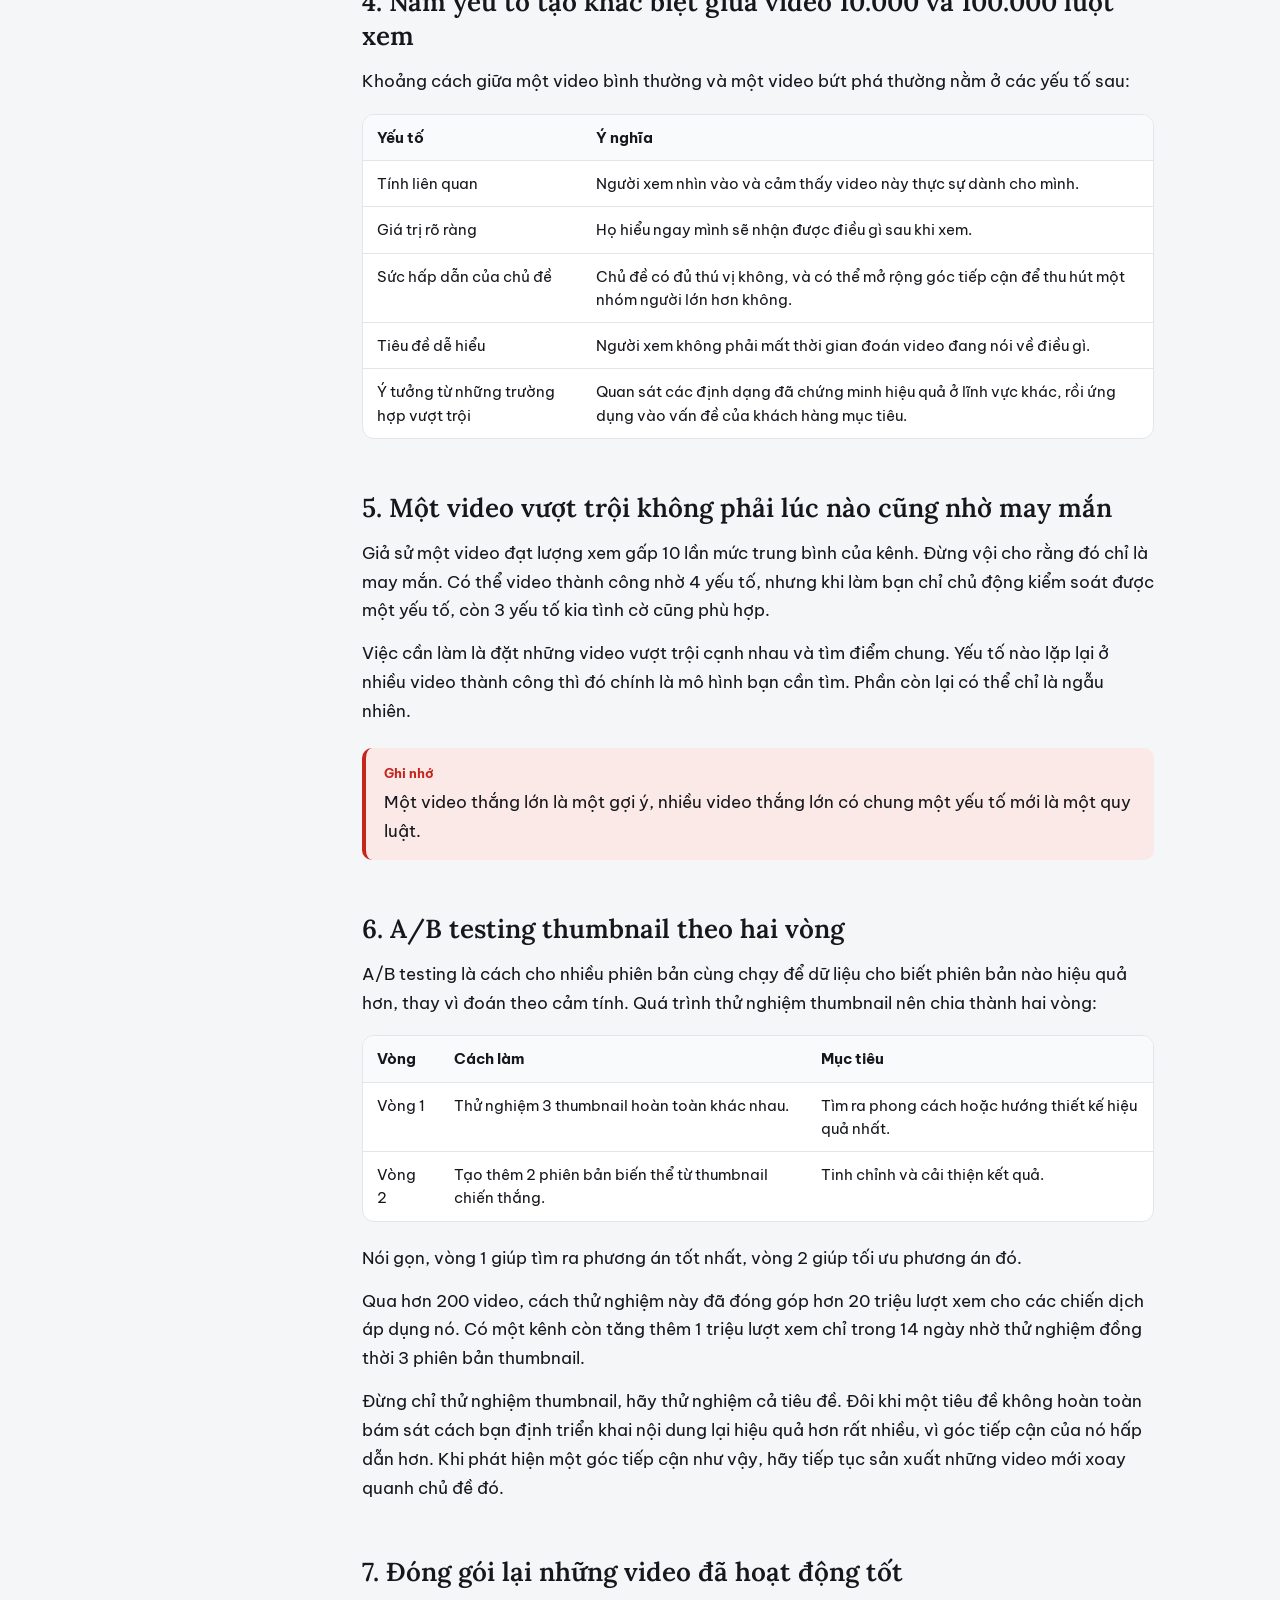
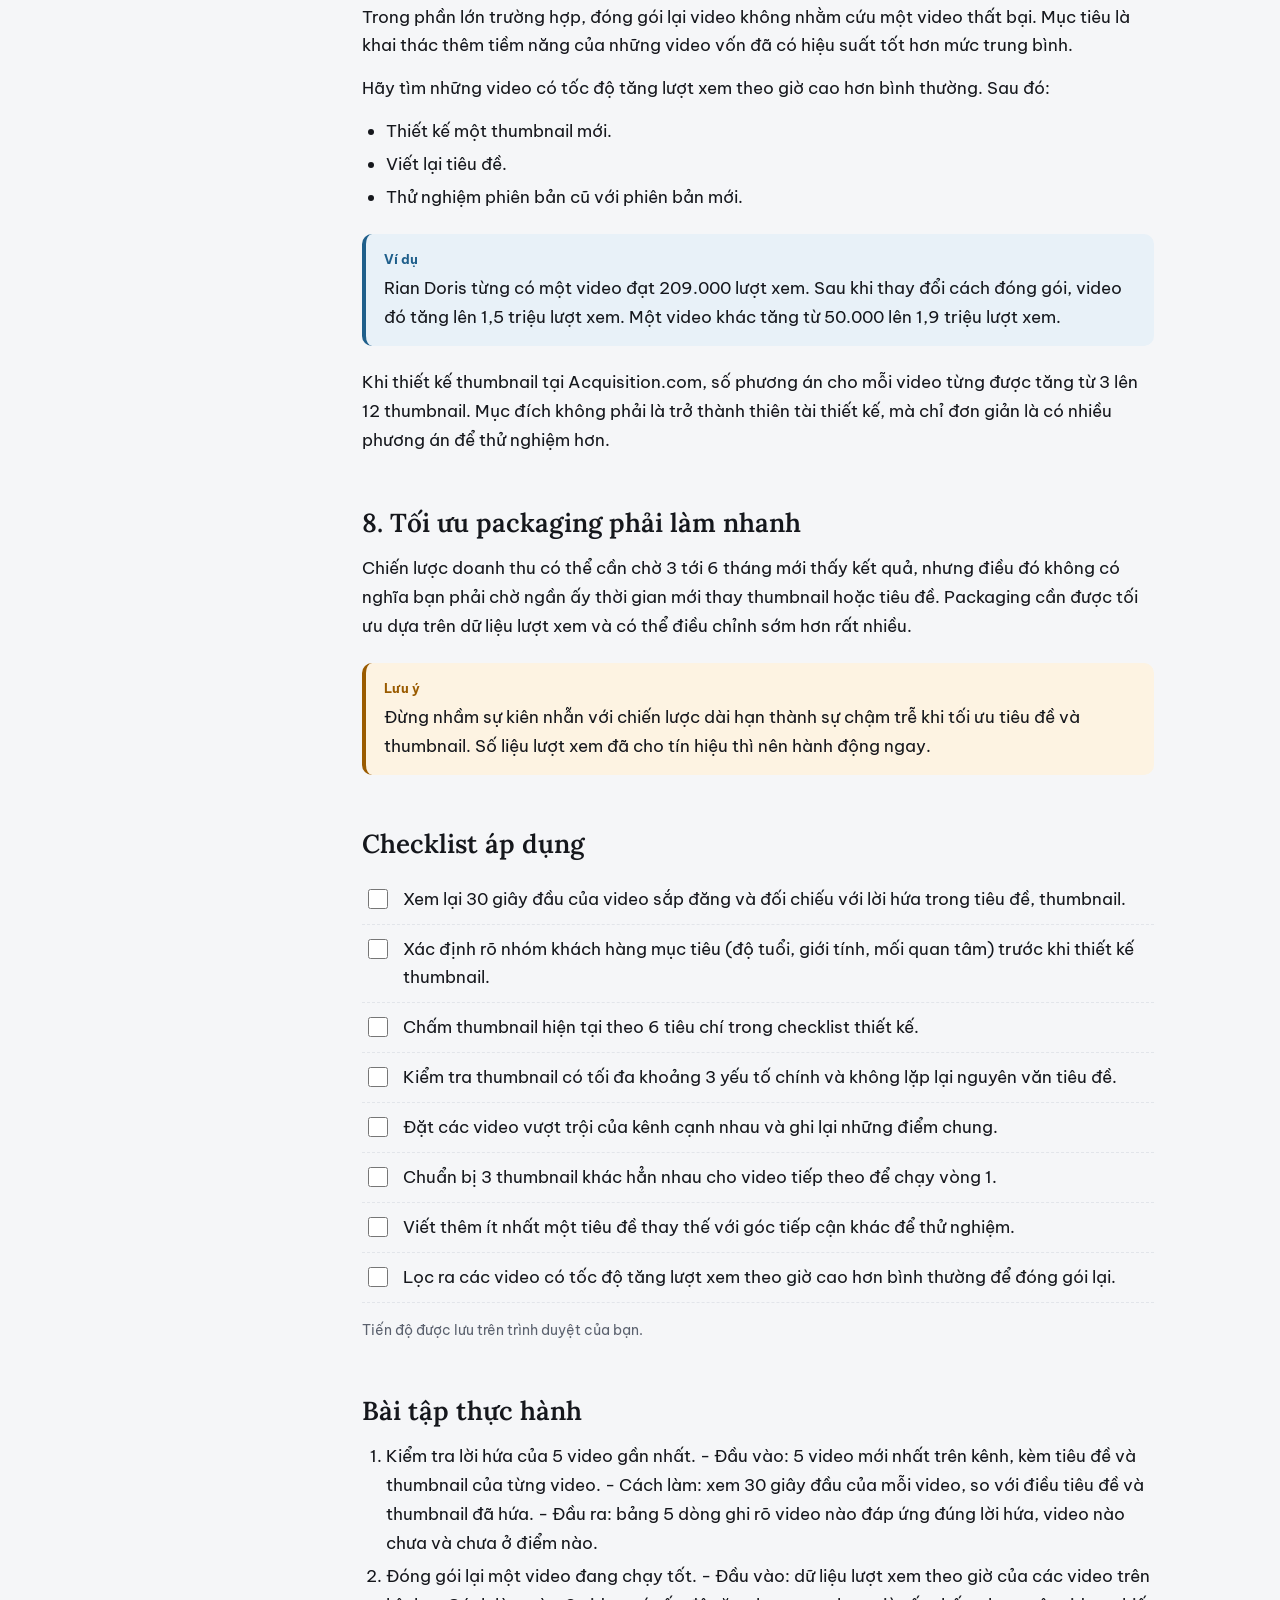
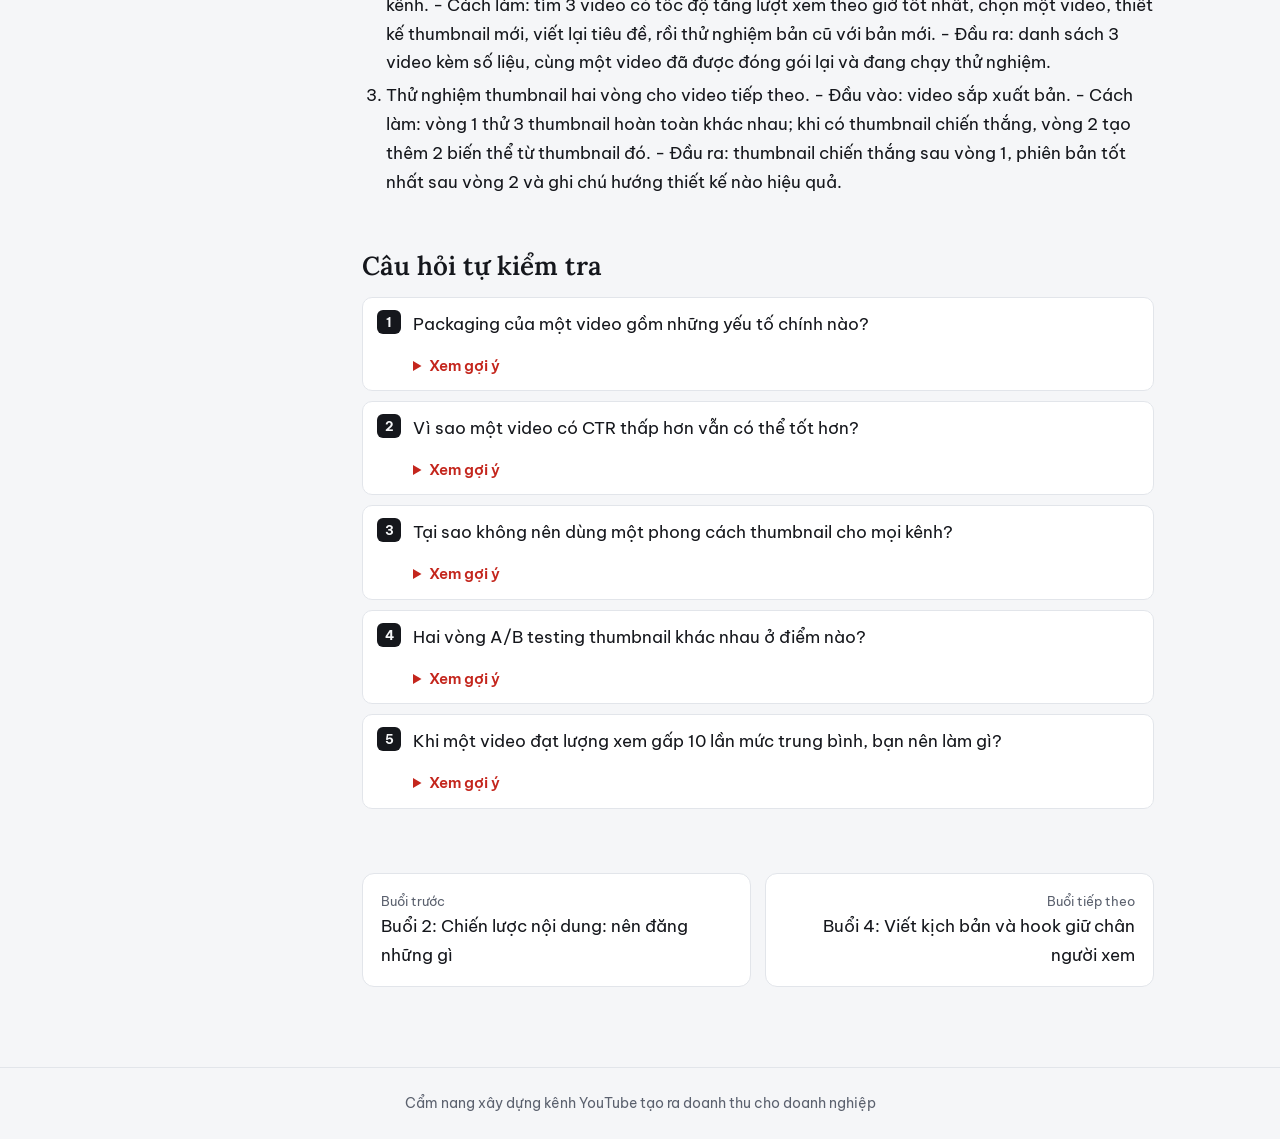
<file: buoi-03.html>
<!doctype html>
<html lang="vi">
<head>
<meta charset="utf-8">
<meta name="viewport" content="width=device-width, initial-scale=1">
<title>Buổi 3: Đóng gói video bằng tiêu đề và thumbnail | Cẩm nang xây dựng kênh YouTube tạo ra doanh thu cho doanh nghiệp</title>
<meta name="description" content="Giúp bạn viết tiêu đề, thiết kế thumbnail đúng khách hàng mục tiêu, thử nghiệm hai vòng và đóng gói lại video đang chạy tốt.">
<meta property="og:title" content="Buổi 3: Đóng gói video bằng tiêu đề và thumbnail | Cẩm nang xây dựng kênh YouTube tạo ra doanh thu cho doanh nghiệp">
<meta property="og:description" content="Giúp bạn viết tiêu đề, thiết kế thumbnail đúng khách hàng mục tiêu, thử nghiệm hai vòng và đóng gói lại video đang chạy tốt.">
<link rel="preconnect" href="https://fonts.googleapis.com"><link rel="preconnect" href="https://fonts.gstatic.com" crossorigin><link href="https://fonts.googleapis.com/css2?family=Be+Vietnam+Pro:wght@400;500;600;700&family=Lora:wght@500;600&display=swap&subset=vietnamese" rel="stylesheet">
<link rel="stylesheet" href="assets/style.css">
</head>
<body>
<header class="top"><div class="top-inner">
<a class="brand" href="index.html"><span class="play" aria-hidden="true"></span>Cẩm nang xây dựng kênh YouTube tạo ra doanh thu cho doanh nghiệp</a>
<nav class="chapters" aria-label="Các buổi học"><a href="index.html" class="done" aria-label="Trang chủ"><span>Trang chủ</span></a><a href="buoi-01.html" class="done" aria-label="Buổi 1: Xác định đúng đối tượng khách hàng"><span>Buổi 1: Xác định đúng đối tượng khách hàng</span></a><a href="buoi-02.html" class="done" aria-label="Buổi 2: Chiến lược nội dung: nên đăng những gì"><span>Buổi 2: Chiến lược nội dung: nên đăng những gì</span></a><a href="buoi-03.html" class="current" aria-label="Buổi 3: Đóng gói video bằng tiêu đề và thumbnail" aria-current=page><span>Buổi 3: Đóng gói video bằng tiêu đề và thumbnail</span></a><a href="buoi-04.html" class="" aria-label="Buổi 4: Viết kịch bản và hook giữ chân người xem"><span>Buổi 4: Viết kịch bản và hook giữ chân người xem</span></a><a href="buoi-05.html" class="" aria-label="Buổi 5: Dựng video và tối ưu trải nghiệm"><span>Buổi 5: Dựng video và tối ưu trải nghiệm</span></a><a href="buoi-06.html" class="" aria-label="Buổi 6: Xây dựng và quản lý đội ngũ content"><span>Buổi 6: Xây dựng và quản lý đội ngũ content</span></a><a href="buoi-07.html" class="" aria-label="Buổi 7: Biến lượt xem thành doanh thu"><span>Buổi 7: Biến lượt xem thành doanh thu</span></a><a href="buoi-08.html" class="" aria-label="Buổi 8: Tối ưu hệ thống và mở rộng quy mô"><span>Buổi 8: Tối ưu hệ thống và mở rộng quy mô</span></a><a href="ket-luan.html" class="" aria-label="Kết luận"><span>Kết luận</span></a></nav>
</div></header>
<div class="layout"><aside class="toc" aria-label="Mục lục"><h2>Trong buổi này</h2><ol><li><a href="#muc-tieu-buoi-hoc">Mục tiêu buổi học</a></li><li><a href="#tom-tat-30-giay">Tóm tắt 30 giây</a></li><li><a href="#1-cach-dong-goi-co-the-quyet-dinh-thanh-cong-cua-mot-video">1. Cách đóng gói có thể quyết định thành công của một video</a></li><li><a href="#2-thumbnail-phai-duoc-thiet-ke-rieng-cho-khach-hang-muc-tieu">2. Thumbnail phải được thiết kế riêng cho khách hàng mục tiêu</a></li><li><a href="#3-checklist-thiet-ke-thumbnail-gom-6-tieu-chi">3. Checklist thiết kế thumbnail gồm 6 tiêu chí</a></li><li><a href="#4-nam-yeu-to-tao-khac-biet-giua-video-10-000-va-100-000-luot">4. Năm yếu tố tạo khác biệt giữa video 10.000 và 100.000 lượt xem</a></li><li><a href="#5-mot-video-vuot-troi-khong-phai-luc-nao-cung-nho-may-man">5. Một video vượt trội không phải lúc nào cũng nhờ may mắn</a></li><li><a href="#6-a-b-testing-thumbnail-theo-hai-vong">6. A/B testing thumbnail theo hai vòng</a></li><li><a href="#7-dong-goi-lai-nhung-video-da-hoat-dong-tot">7. Đóng gói lại những video đã hoạt động tốt</a></li><li><a href="#8-toi-uu-packaging-phai-lam-nhanh">8. Tối ưu packaging phải làm nhanh</a></li><li><a href="#checklist-ap-dung">Checklist áp dụng</a></li><li><a href="#bai-tap-thuc-hanh">Bài tập thực hành</a></li><li><a href="#cau-hoi-tu-kiem-tra">Câu hỏi tự kiểm tra</a></li></ol></aside><main><div class="lesson-head"><p class="kicker"><span class="num">03</span>Buổi 3 trên 8</p><h1>Đóng gói video bằng tiêu đề và thumbnail</h1><p class="lede">Giúp bạn viết tiêu đề, thiết kế thumbnail đúng khách hàng mục tiêu, thử nghiệm hai vòng và đóng gói lại video đang chạy tốt.</p></div><h2 id="muc-tieu-buoi-hoc">Mục tiêu buổi học</h2>
<ul class="goals">
<li>Giải thích vì sao cách đóng gói video có thể tạo chênh lệch từ 10.000 lên 100.000 lượt xem.</li>
<li>Thiết kế thumbnail theo đúng nhóm khách hàng mục tiêu và theo checklist 6 tiêu chí.</li>
<li>Áp dụng quy trình A/B testing thumbnail hai vòng, đồng thời thử nghiệm cả tiêu đề.</li>
<li>Chọn ra video đang có hiệu suất tốt để đóng gói lại và khai thác thêm lượt xem.</li>
</ul>
<h2 id="tom-tat-30-giay">Tóm tắt 30 giây</h2>
<blockquote class="callout-tom-tat">
<p>Tiêu đề và thumbnail quyết định người xem có nhấp vào video hay không, nên cùng một nội dung có thể đạt 10.000 hoặc 100.000 lượt xem tùy cách đóng gói. Mục tiêu là thu hút đúng người xem và giữ đúng lời hứa ngay trong 30 giây đầu, không phải chạy theo lượt nhấp. Thumbnail cần thiết kế riêng cho khách hàng mục tiêu, được thử nghiệm theo hai vòng và tối ưu sớm dựa trên dữ liệu. Những video đang chạy tốt hơn mức trung bình là nơi đáng đóng gói lại nhất.</p>
</blockquote>
<figure class="illus"><img src="assets/img/buoi-03.webp" alt="Trên kệ hàng đầy video, tiêu đề và thumbnail quyết định người xem chọn video nào; A/B testing giúp chọn phương án tốt hơn." width="1600" height="900" loading="lazy" decoding="async"><figcaption>Trên kệ hàng đầy video, tiêu đề và thumbnail quyết định người xem chọn video nào; A/B testing giúp chọn phương án tốt hơn.</figcaption></figure><h2 id="1-cach-dong-goi-co-the-quyet-dinh-thanh-cong-cua-mot-video">1. Cách đóng gói có thể quyết định thành công của một video</h2>
<p>Packaging là cách bạn "gói" một video trước khi đưa tới người xem, giống bao bì của một sản phẩm trên kệ hàng. Phần bao bì này gồm hai yếu tố chính:</p>
<ul>
<li>Tiêu đề (title).</li>
<li>Ảnh đại diện video (thumbnail).</li>
</ul>
<p>Cùng một nội dung y hệt, nhưng video được đóng gói tốt hơn có thể đạt 100.000 lượt xem thay vì chỉ 10.000 lượt xem.</p>
<p>Dù vậy, đừng chỉ tối ưu để có thật nhiều lượt nhấp. Hãy tối ưu để thu hút đúng người xem. Tỷ lệ nhấp, thường gọi là CTR, cho biết bao nhiêu phần trăm người thấy video đã bấm vào xem. Có những video CTR thấp hơn video khác, nhưng người đã nhấp vào lại xem lâu hơn. Lý do rất đơn giản: nội dung thực sự đáp ứng đúng điều mà tiêu đề và thumbnail đã hứa.</p>
<blockquote class="callout-ghi-nho"><p><span class="callout-label">Ghi nhớ</span>Trước khi xuất bản bất kỳ video nào, hãy tự hỏi: 30 giây đầu tiên có thực sự mang lại điều mà tiêu đề và thumbnail đã hứa không?</p>
</blockquote>
<p>Đừng để người xem cảm thấy bị đánh lừa sau khi nhấp vào video. Một người thực sự hài lòng với video trước sẽ dễ nhấp vào video tiếp theo của bạn hơn. Đó mới là điều cần tập trung xây dựng lâu dài.</p>
<h2 id="2-thumbnail-phai-duoc-thiet-ke-rieng-cho-khach-hang-muc-tieu">2. Thumbnail phải được thiết kế riêng cho khách hàng mục tiêu</h2>
<p>Nhiều người thiết kế thumbnail chỉ quen một phong cách duy nhất và áp dụng nó cho mọi kênh. Cách làm này không phù hợp nếu mục tiêu của bạn là tạo doanh thu. Thumbnail cần được thiết kế dựa trên chính nhóm khách hàng mà bạn muốn thu hút.</p>
<blockquote class="callout-vi-du"><p><span class="callout-label">Ví dụ</span>Một doanh nghiệp có doanh thu 5 triệu USD/tháng bán sản phẩm cho phụ nữ trên 50 tuổi. Thumbnail của họ có thể dùng thông điệp rất cụ thể như "Giảm mỡ vùng dưới cánh tay". Đây là cách tiếp cận hợp với nhóm khách hàng đó. Nếu áp nguyên phong cách này cho phụ nữ 20 tuổi, hiệu quả có thể hoàn toàn khác.</p>
</blockquote>
<p>Tương tự, thumbnail mang phong cách hoạt hình, màu sắc quá trẻ trung có thể không hợp với nhóm khách hàng lớn tuổi.</p>
<h2 id="3-checklist-thiet-ke-thumbnail-gom-6-tieu-chi">3. Checklist thiết kế thumbnail gồm 6 tiêu chí</h2>
<p>Khi đánh giá hoặc thiết kế lại thumbnail, hãy kiểm tra lần lượt các yếu tố sau:</p>
<ol>
<li>Tạo sự tò mò để người xem muốn khám phá thêm.</li>
<li>Có sự liên kết với phần mở đầu video.</li>
<li>Tạo yếu tố mới lạ, có thể thông qua một phong cách trình bày khác biệt.</li>
<li>Dễ hiểu ngay khi nhìn lướt qua, tối đa khoảng 3 yếu tố chính.</li>
<li>Bổ sung thông tin cho tiêu đề, không lặp lại nguyên văn tiêu đề.</li>
<li>Tối ưu bố cục, màu sắc và độ tương phản giữa các thành phần.</li>
</ol>
<blockquote class="callout-luu-y"><p><span class="callout-label">Lưu ý</span>Thumbnail và tiêu đề nên làm hai việc khác nhau. Nếu thumbnail chỉ chép lại chữ trong tiêu đề, bạn đã lãng phí một nửa không gian để nói với người xem.</p>
</blockquote>
<h2 id="4-nam-yeu-to-tao-khac-biet-giua-video-10-000-va-100-000-luot">4. Năm yếu tố tạo khác biệt giữa video 10.000 và 100.000 lượt xem</h2>
<p>Khoảng cách giữa một video bình thường và một video bứt phá thường nằm ở các yếu tố sau:</p>
<div class="table-wrap"><table>
<thead>
<tr>
<th>Yếu tố</th>
<th>Ý nghĩa</th>
</tr>
</thead>
<tbody>
<tr>
<td>Tính liên quan</td>
<td>Người xem nhìn vào và cảm thấy video này thực sự dành cho mình.</td>
</tr>
<tr>
<td>Giá trị rõ ràng</td>
<td>Họ hiểu ngay mình sẽ nhận được điều gì sau khi xem.</td>
</tr>
<tr>
<td>Sức hấp dẫn của chủ đề</td>
<td>Chủ đề có đủ thú vị không, và có thể mở rộng góc tiếp cận để thu hút một nhóm người lớn hơn không.</td>
</tr>
<tr>
<td>Tiêu đề dễ hiểu</td>
<td>Người xem không phải mất thời gian đoán video đang nói về điều gì.</td>
</tr>
<tr>
<td>Ý tưởng từ những trường hợp vượt trội</td>
<td>Quan sát các định dạng đã chứng minh hiệu quả ở lĩnh vực khác, rồi ứng dụng vào vấn đề của khách hàng mục tiêu.</td>
</tr>
</tbody>
</table></div>
<h2 id="5-mot-video-vuot-troi-khong-phai-luc-nao-cung-nho-may-man">5. Một video vượt trội không phải lúc nào cũng nhờ may mắn</h2>
<p>Giả sử một video đạt lượng xem gấp 10 lần mức trung bình của kênh. Đừng vội cho rằng đó chỉ là may mắn. Có thể video thành công nhờ 4 yếu tố, nhưng khi làm bạn chỉ chủ động kiểm soát được một yếu tố, còn 3 yếu tố kia tình cờ cũng phù hợp.</p>
<p>Việc cần làm là đặt những video vượt trội cạnh nhau và tìm điểm chung. Yếu tố nào lặp lại ở nhiều video thành công thì đó chính là mô hình bạn cần tìm. Phần còn lại có thể chỉ là ngẫu nhiên.</p>
<blockquote class="callout-ghi-nho"><p><span class="callout-label">Ghi nhớ</span>Một video thắng lớn là một gợi ý, nhiều video thắng lớn có chung một yếu tố mới là một quy luật.</p>
</blockquote>
<h2 id="6-a-b-testing-thumbnail-theo-hai-vong">6. A/B testing thumbnail theo hai vòng</h2>
<p>A/B testing là cách cho nhiều phiên bản cùng chạy để dữ liệu cho biết phiên bản nào hiệu quả hơn, thay vì đoán theo cảm tính. Quá trình thử nghiệm thumbnail nên chia thành hai vòng:</p>
<div class="table-wrap"><table>
<thead>
<tr>
<th>Vòng</th>
<th>Cách làm</th>
<th>Mục tiêu</th>
</tr>
</thead>
<tbody>
<tr>
<td>Vòng 1</td>
<td>Thử nghiệm 3 thumbnail hoàn toàn khác nhau.</td>
<td>Tìm ra phong cách hoặc hướng thiết kế hiệu quả nhất.</td>
</tr>
<tr>
<td>Vòng 2</td>
<td>Tạo thêm 2 phiên bản biến thể từ thumbnail chiến thắng.</td>
<td>Tinh chỉnh và cải thiện kết quả.</td>
</tr>
</tbody>
</table></div>
<p>Nói gọn, vòng 1 giúp tìm ra phương án tốt nhất, vòng 2 giúp tối ưu phương án đó.</p>
<p>Qua hơn 200 video, cách thử nghiệm này đã đóng góp hơn 20 triệu lượt xem cho các chiến dịch áp dụng nó. Có một kênh còn tăng thêm 1 triệu lượt xem chỉ trong 14 ngày nhờ thử nghiệm đồng thời 3 phiên bản thumbnail.</p>
<p>Đừng chỉ thử nghiệm thumbnail, hãy thử nghiệm cả tiêu đề. Đôi khi một tiêu đề không hoàn toàn bám sát cách bạn định triển khai nội dung lại hiệu quả hơn rất nhiều, vì góc tiếp cận của nó hấp dẫn hơn. Khi phát hiện một góc tiếp cận như vậy, hãy tiếp tục sản xuất những video mới xoay quanh chủ đề đó.</p>
<h2 id="7-dong-goi-lai-nhung-video-da-hoat-dong-tot">7. Đóng gói lại những video đã hoạt động tốt</h2>
<p>Trong phần lớn trường hợp, đóng gói lại video không nhằm cứu một video thất bại. Mục tiêu là khai thác thêm tiềm năng của những video vốn đã có hiệu suất tốt hơn mức trung bình.</p>
<p>Hãy tìm những video có tốc độ tăng lượt xem theo giờ cao hơn bình thường. Sau đó:</p>
<ul>
<li>Thiết kế một thumbnail mới.</li>
<li>Viết lại tiêu đề.</li>
<li>Thử nghiệm phiên bản cũ với phiên bản mới.</li>
</ul>
<blockquote class="callout-vi-du"><p><span class="callout-label">Ví dụ</span>Rian Doris từng có một video đạt 209.000 lượt xem. Sau khi thay đổi cách đóng gói, video đó tăng lên 1,5 triệu lượt xem. Một video khác tăng từ 50.000 lên 1,9 triệu lượt xem.</p>
</blockquote>
<p>Khi thiết kế thumbnail tại Acquisition.com, số phương án cho mỗi video từng được tăng từ 3 lên 12 thumbnail. Mục đích không phải là trở thành thiên tài thiết kế, mà chỉ đơn giản là có nhiều phương án để thử nghiệm hơn.</p>
<h2 id="8-toi-uu-packaging-phai-lam-nhanh">8. Tối ưu packaging phải làm nhanh</h2>
<p>Chiến lược doanh thu có thể cần chờ 3 tới 6 tháng mới thấy kết quả, nhưng điều đó không có nghĩa bạn phải chờ ngần ấy thời gian mới thay thumbnail hoặc tiêu đề. Packaging cần được tối ưu dựa trên dữ liệu lượt xem và có thể điều chỉnh sớm hơn rất nhiều.</p>
<blockquote class="callout-luu-y"><p><span class="callout-label">Lưu ý</span>Đừng nhầm sự kiên nhẫn với chiến lược dài hạn thành sự chậm trễ khi tối ưu tiêu đề và thumbnail. Số liệu lượt xem đã cho tín hiệu thì nên hành động ngay.</p>
</blockquote>
<h2 id="checklist-ap-dung">Checklist áp dụng</h2>
<ul class="checklist">
<li><label><input type="checkbox" data-key="buoi-03-1"><span>Xem lại 30 giây đầu của video sắp đăng và đối chiếu với lời hứa trong tiêu đề, thumbnail.</span></label></li>
<li><label><input type="checkbox" data-key="buoi-03-2"><span>Xác định rõ nhóm khách hàng mục tiêu (độ tuổi, giới tính, mối quan tâm) trước khi thiết kế thumbnail.</span></label></li>
<li><label><input type="checkbox" data-key="buoi-03-3"><span>Chấm thumbnail hiện tại theo 6 tiêu chí trong checklist thiết kế.</span></label></li>
<li><label><input type="checkbox" data-key="buoi-03-4"><span>Kiểm tra thumbnail có tối đa khoảng 3 yếu tố chính và không lặp lại nguyên văn tiêu đề.</span></label></li>
<li><label><input type="checkbox" data-key="buoi-03-5"><span>Đặt các video vượt trội của kênh cạnh nhau và ghi lại những điểm chung.</span></label></li>
<li><label><input type="checkbox" data-key="buoi-03-6"><span>Chuẩn bị 3 thumbnail khác hẳn nhau cho video tiếp theo để chạy vòng 1.</span></label></li>
<li><label><input type="checkbox" data-key="buoi-03-7"><span>Viết thêm ít nhất một tiêu đề thay thế với góc tiếp cận khác để thử nghiệm.</span></label></li>
<li><label><input type="checkbox" data-key="buoi-03-8"><span>Lọc ra các video có tốc độ tăng lượt xem theo giờ cao hơn bình thường để đóng gói lại.</span></label></li>
</ul>
<p class="progress-note">Tiến độ được lưu trên trình duyệt của bạn.</p><h2 id="bai-tap-thuc-hanh">Bài tập thực hành</h2>
<ol>
<li>Kiểm tra lời hứa của 5 video gần nhất.
   - Đầu vào: 5 video mới nhất trên kênh, kèm tiêu đề và thumbnail của từng video.
   - Cách làm: xem 30 giây đầu của mỗi video, so với điều tiêu đề và thumbnail đã hứa.
   - Đầu ra: bảng 5 dòng ghi rõ video nào đáp ứng đúng lời hứa, video nào chưa và chưa ở điểm nào.</li>
<li>Đóng gói lại một video đang chạy tốt.
   - Đầu vào: dữ liệu lượt xem theo giờ của các video trên kênh.
   - Cách làm: tìm 3 video có tốc độ tăng lượt xem theo giờ tốt nhất, chọn một video, thiết kế thumbnail mới, viết lại tiêu đề, rồi thử nghiệm bản cũ với bản mới.
   - Đầu ra: danh sách 3 video kèm số liệu, cùng một video đã được đóng gói lại và đang chạy thử nghiệm.</li>
<li>Thử nghiệm thumbnail hai vòng cho video tiếp theo.
   - Đầu vào: video sắp xuất bản.
   - Cách làm: vòng 1 thử 3 thumbnail hoàn toàn khác nhau; khi có thumbnail chiến thắng, vòng 2 tạo thêm 2 biến thể từ thumbnail đó.
   - Đầu ra: thumbnail chiến thắng sau vòng 1, phiên bản tốt nhất sau vòng 2 và ghi chú hướng thiết kế nào hiệu quả.</li>
</ol>
<h2 id="cau-hoi-tu-kiem-tra">Câu hỏi tự kiểm tra</h2>
<ol class="quiz">
<li><p>Packaging của một video gồm những yếu tố chính nào?</p><details><summary>Xem gợi ý</summary><p>Tiêu đề (title) và ảnh đại diện video (thumbnail).</p></details></li>
<li><p>Vì sao một video có CTR thấp hơn vẫn có thể tốt hơn?</p><details><summary>Xem gợi ý</summary><p>Vì người đã nhấp vào xem lâu hơn, do nội dung đáp ứng đúng điều tiêu đề và thumbnail đã hứa, nên thu hút được đúng người xem.</p></details></li>
<li><p>Tại sao không nên dùng một phong cách thumbnail cho mọi kênh?</p><details><summary>Xem gợi ý</summary><p>Thumbnail phải hợp với khách hàng mục tiêu; thông điệp hợp với phụ nữ trên 50 tuổi có thể kém hiệu quả với phụ nữ 20 tuổi, phong cách hoạt hình trẻ trung có thể không hợp với người lớn tuổi.</p></details></li>
<li><p>Hai vòng A/B testing thumbnail khác nhau ở điểm nào?</p><details><summary>Xem gợi ý</summary><p>Vòng 1 thử 3 thumbnail hoàn toàn khác nhau để tìm hướng tốt nhất; vòng 2 tạo 2 biến thể từ thumbnail thắng để tinh chỉnh.</p></details></li>
<li><p>Khi một video đạt lượng xem gấp 10 lần mức trung bình, bạn nên làm gì?</p><details><summary>Xem gợi ý</summary><p>Không vội cho là may mắn; đặt các video vượt trội cạnh nhau, tìm yếu tố lặp lại để rút ra mô hình, coi phần còn lại có thể là ngẫu nhiên.</p></details></li>
</ol><nav class="pager" aria-label="Chuyển buổi"><a class="prev" href="buoi-02.html"><small>Buổi trước</small>Buổi 2: Chiến lược nội dung: nên đăng những gì</a><a class="next" href="buoi-04.html"><small>Buổi tiếp theo</small>Buổi 4: Viết kịch bản và hook giữ chân người xem</a></nav></main></div>
<footer>Cẩm nang xây dựng kênh YouTube tạo ra doanh thu cho doanh nghiệp</footer>
<script src="assets/app.js"></script>
</body>
</html>
</file>
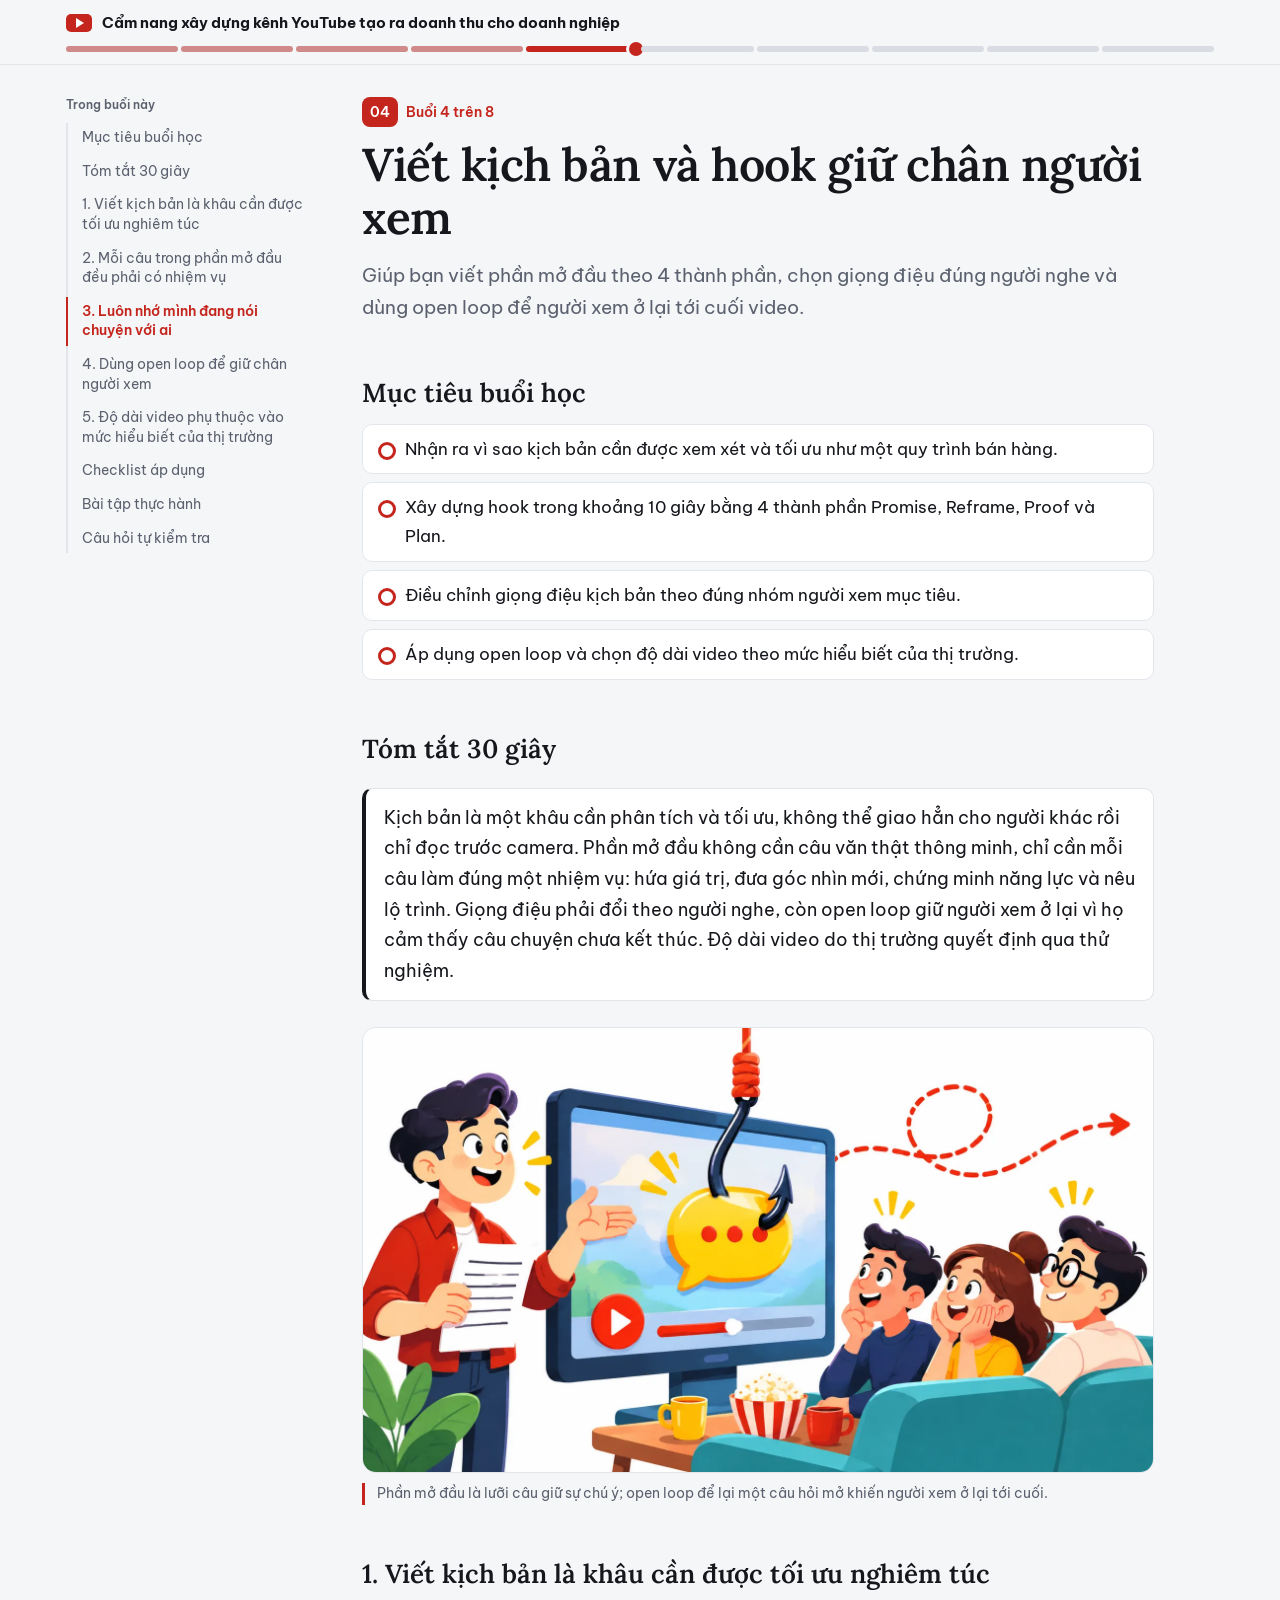
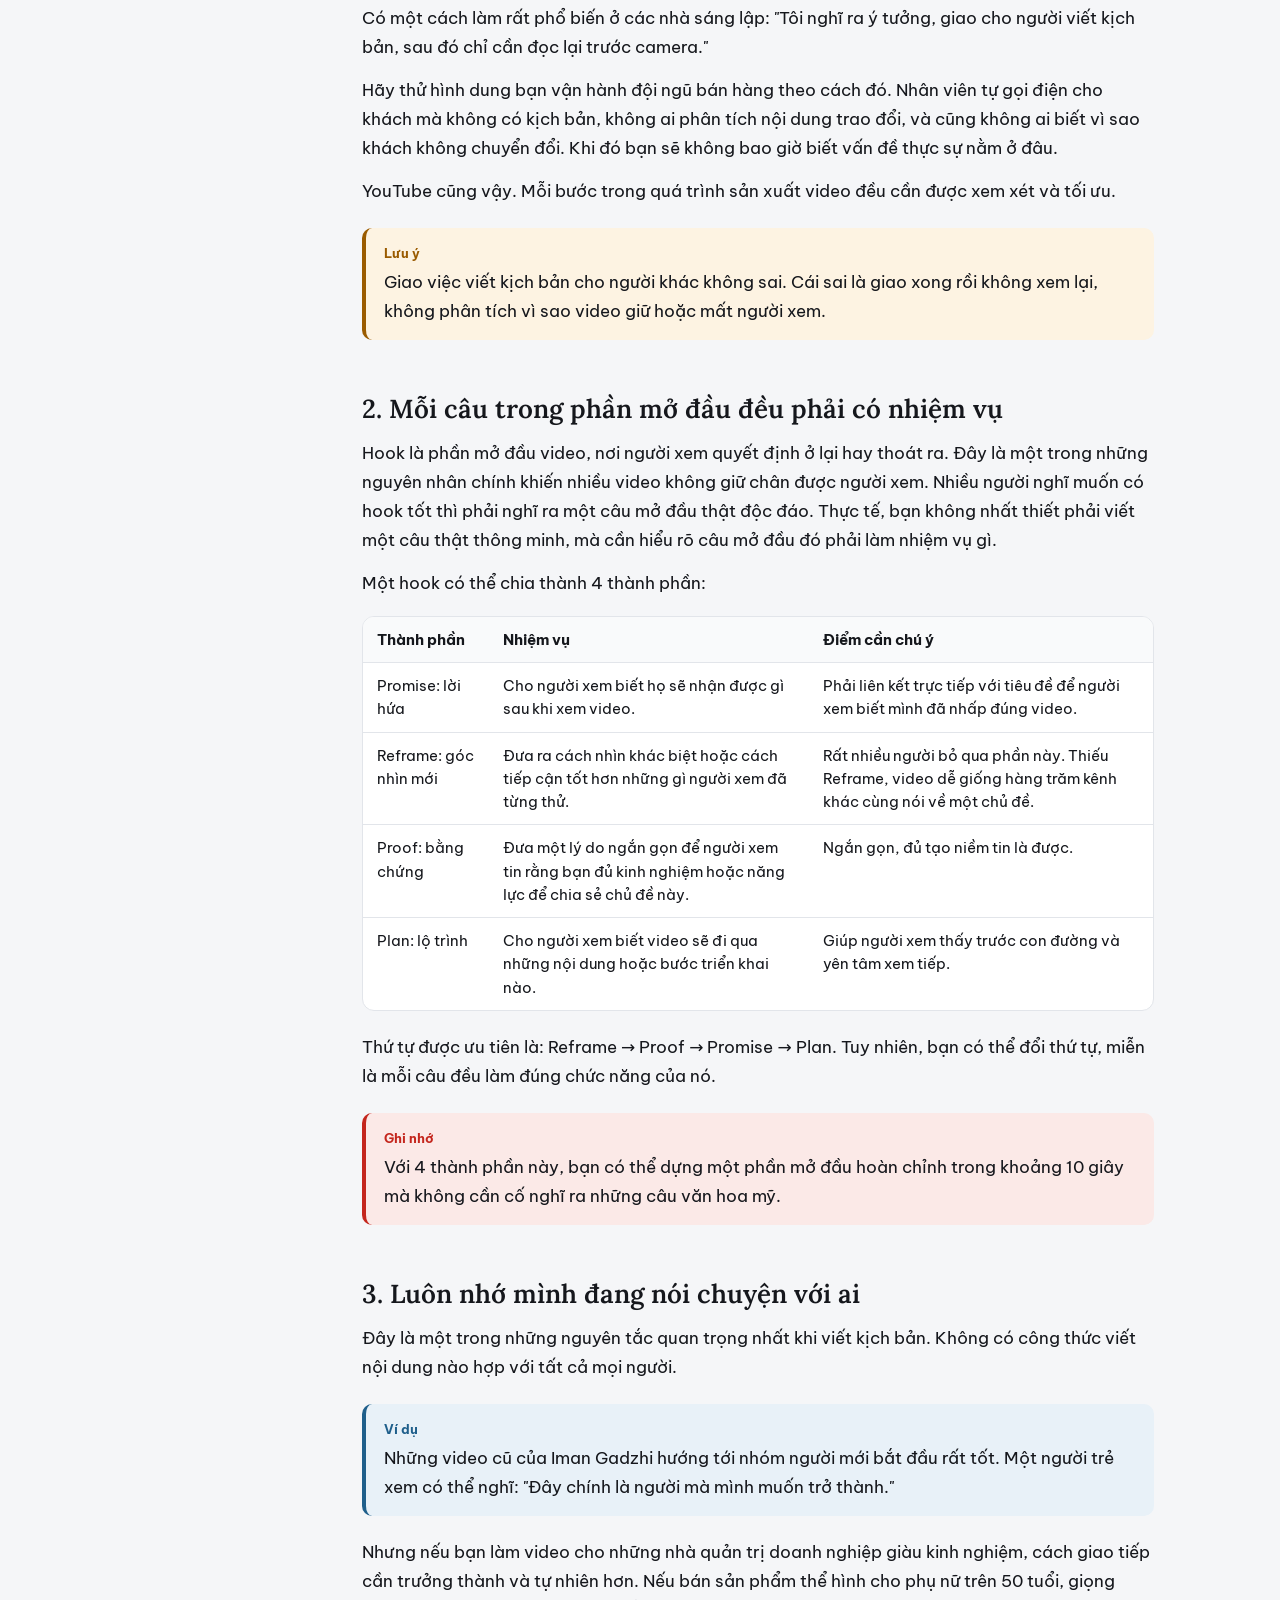
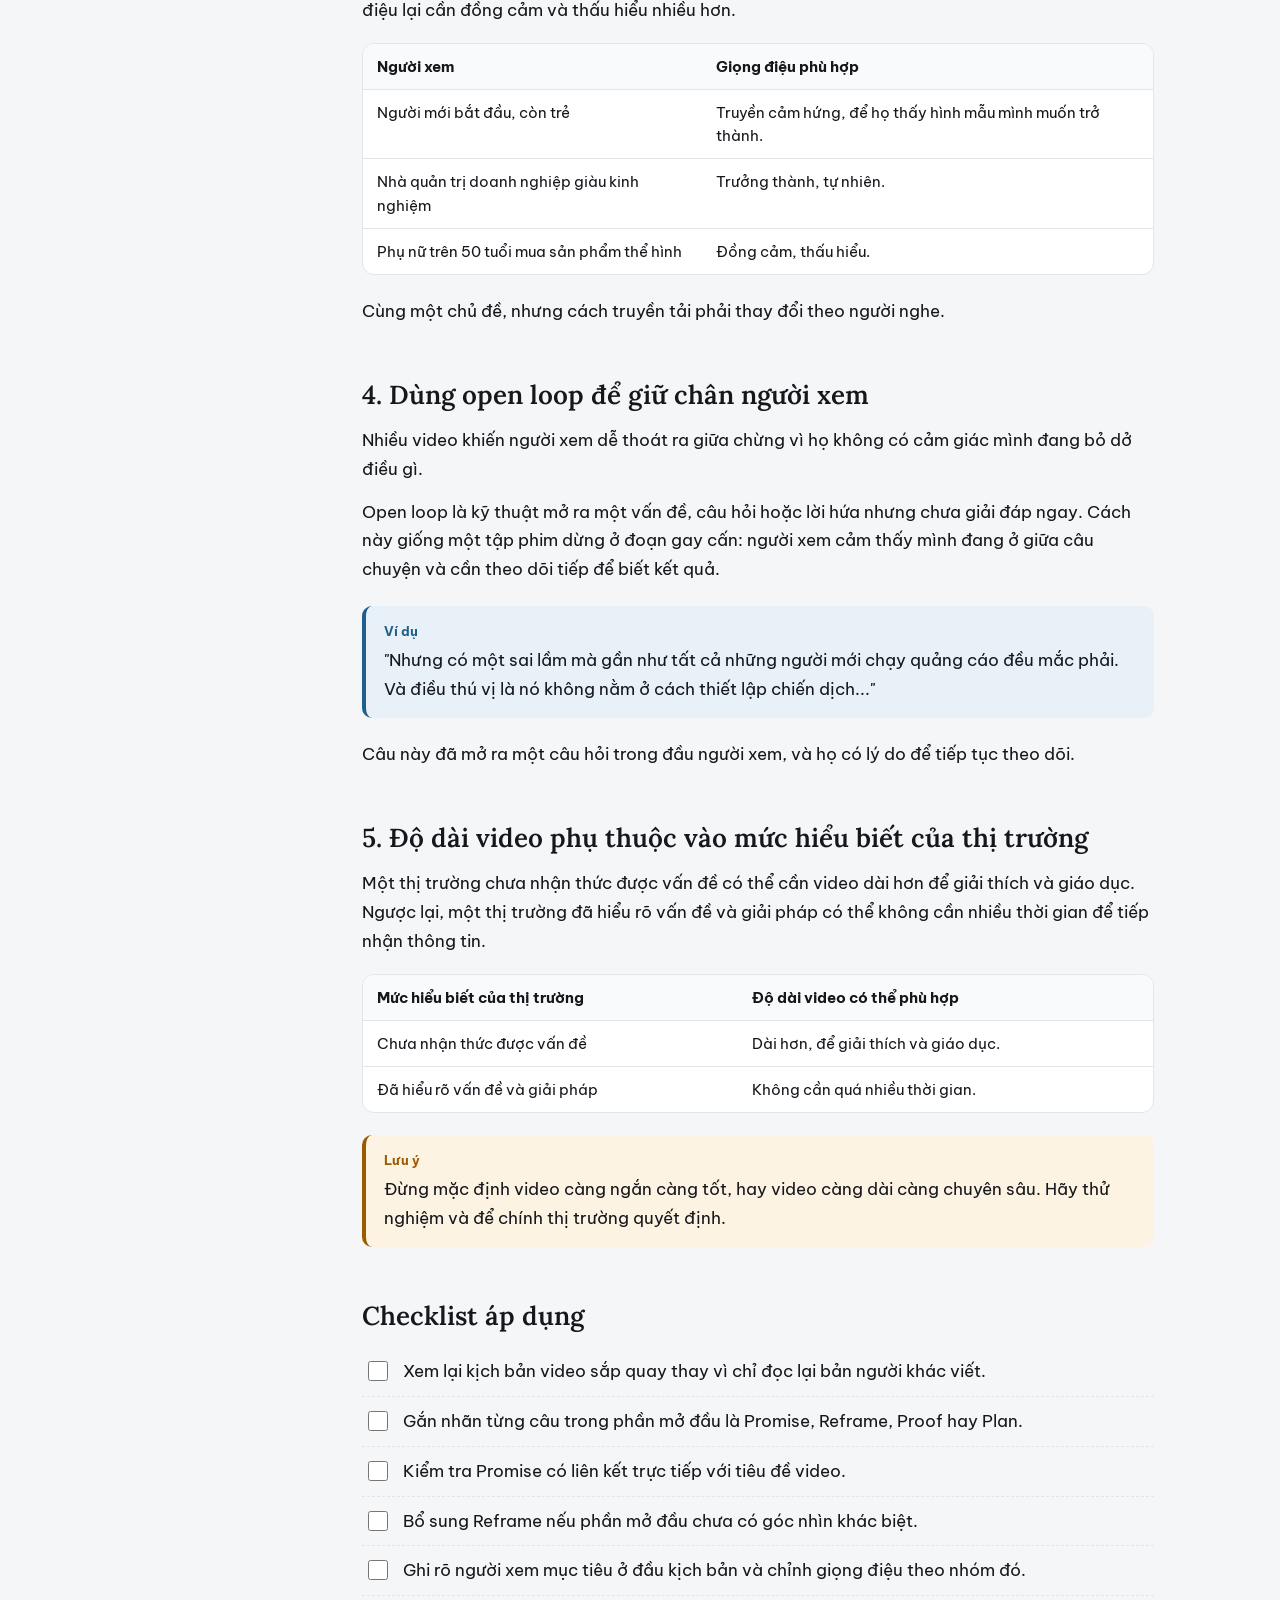
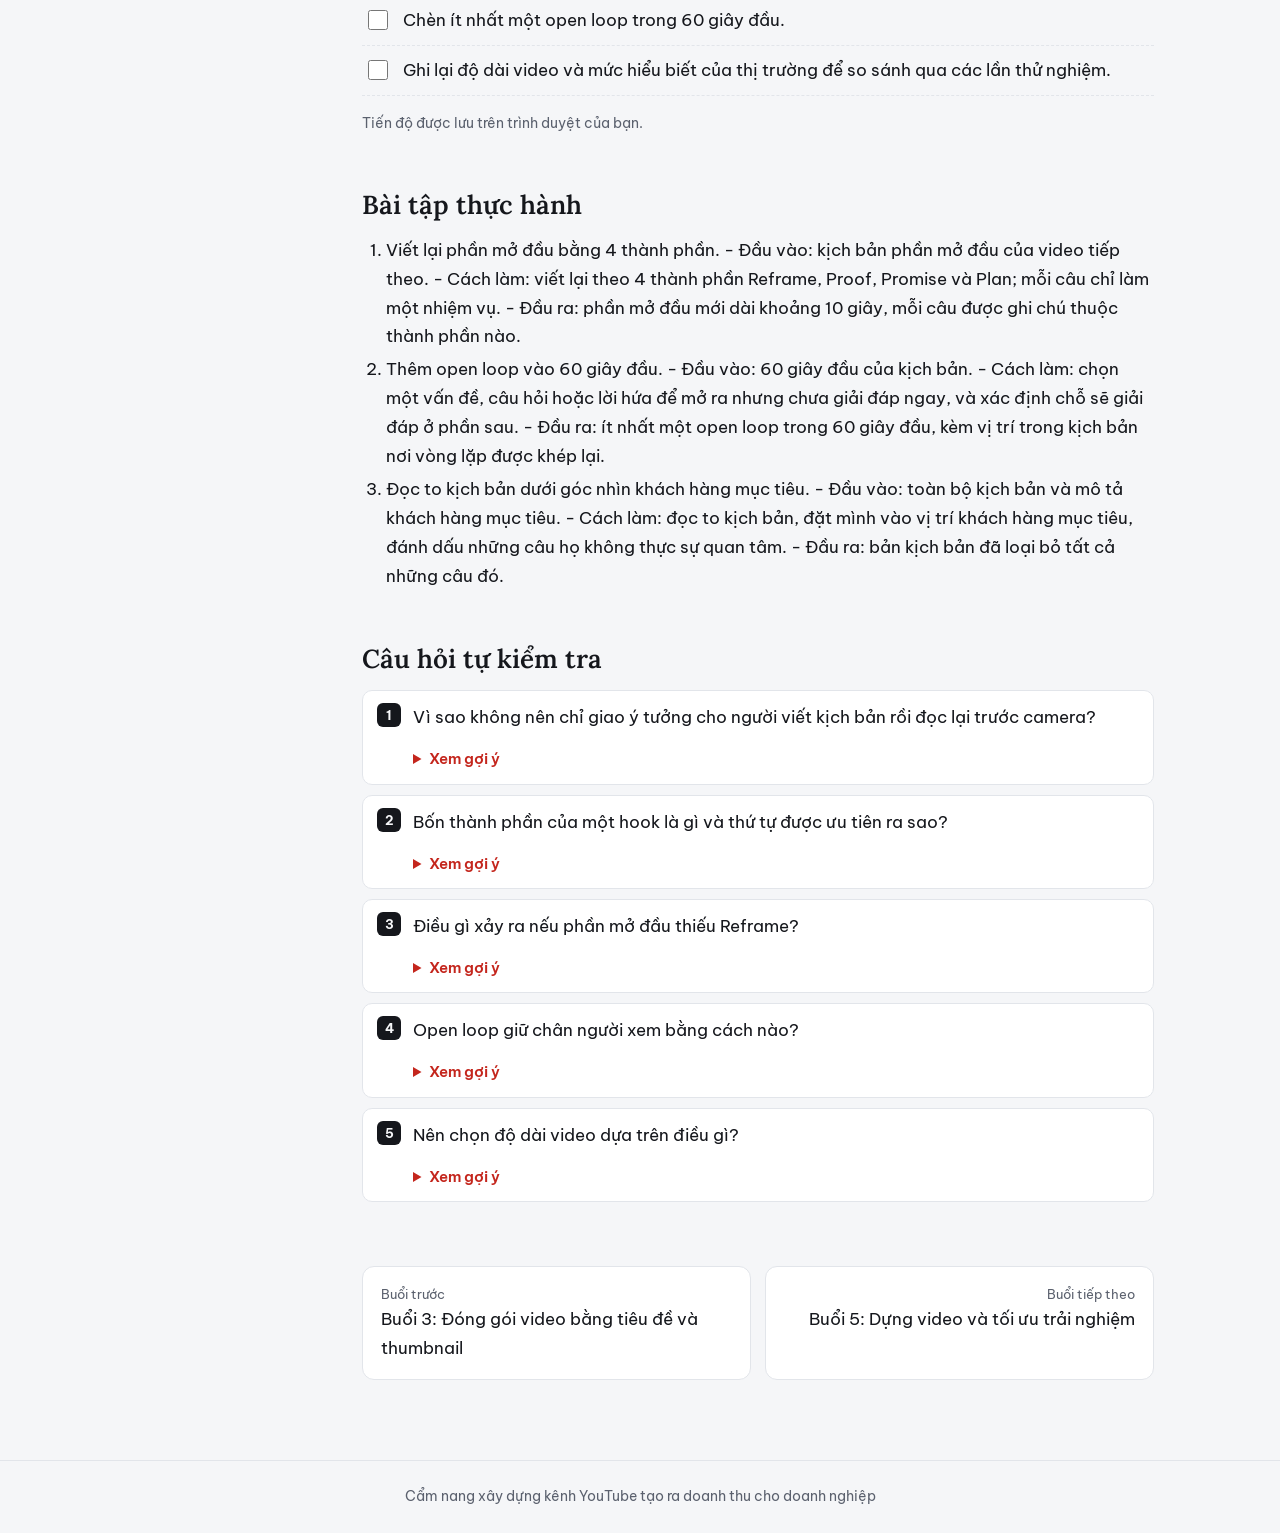
<file: buoi-04.html>
<!doctype html>
<html lang="vi">
<head>
<meta charset="utf-8">
<meta name="viewport" content="width=device-width, initial-scale=1">
<title>Buổi 4: Viết kịch bản và hook giữ chân người xem | Cẩm nang xây dựng kênh YouTube tạo ra doanh thu cho doanh nghiệp</title>
<meta name="description" content="Giúp bạn viết phần mở đầu theo 4 thành phần, chọn giọng điệu đúng người nghe và dùng open loop để người xem ở lại tới cuối video.">
<meta property="og:title" content="Buổi 4: Viết kịch bản và hook giữ chân người xem | Cẩm nang xây dựng kênh YouTube tạo ra doanh thu cho doanh nghiệp">
<meta property="og:description" content="Giúp bạn viết phần mở đầu theo 4 thành phần, chọn giọng điệu đúng người nghe và dùng open loop để người xem ở lại tới cuối video.">
<link rel="preconnect" href="https://fonts.googleapis.com"><link rel="preconnect" href="https://fonts.gstatic.com" crossorigin><link href="https://fonts.googleapis.com/css2?family=Be+Vietnam+Pro:wght@400;500;600;700&family=Lora:wght@500;600&display=swap&subset=vietnamese" rel="stylesheet">
<link rel="stylesheet" href="assets/style.css">
</head>
<body>
<header class="top"><div class="top-inner">
<a class="brand" href="index.html"><span class="play" aria-hidden="true"></span>Cẩm nang xây dựng kênh YouTube tạo ra doanh thu cho doanh nghiệp</a>
<nav class="chapters" aria-label="Các buổi học"><a href="index.html" class="done" aria-label="Trang chủ"><span>Trang chủ</span></a><a href="buoi-01.html" class="done" aria-label="Buổi 1: Xác định đúng đối tượng khách hàng"><span>Buổi 1: Xác định đúng đối tượng khách hàng</span></a><a href="buoi-02.html" class="done" aria-label="Buổi 2: Chiến lược nội dung: nên đăng những gì"><span>Buổi 2: Chiến lược nội dung: nên đăng những gì</span></a><a href="buoi-03.html" class="done" aria-label="Buổi 3: Đóng gói video bằng tiêu đề và thumbnail"><span>Buổi 3: Đóng gói video bằng tiêu đề và thumbnail</span></a><a href="buoi-04.html" class="current" aria-label="Buổi 4: Viết kịch bản và hook giữ chân người xem" aria-current=page><span>Buổi 4: Viết kịch bản và hook giữ chân người xem</span></a><a href="buoi-05.html" class="" aria-label="Buổi 5: Dựng video và tối ưu trải nghiệm"><span>Buổi 5: Dựng video và tối ưu trải nghiệm</span></a><a href="buoi-06.html" class="" aria-label="Buổi 6: Xây dựng và quản lý đội ngũ content"><span>Buổi 6: Xây dựng và quản lý đội ngũ content</span></a><a href="buoi-07.html" class="" aria-label="Buổi 7: Biến lượt xem thành doanh thu"><span>Buổi 7: Biến lượt xem thành doanh thu</span></a><a href="buoi-08.html" class="" aria-label="Buổi 8: Tối ưu hệ thống và mở rộng quy mô"><span>Buổi 8: Tối ưu hệ thống và mở rộng quy mô</span></a><a href="ket-luan.html" class="" aria-label="Kết luận"><span>Kết luận</span></a></nav>
</div></header>
<div class="layout"><aside class="toc" aria-label="Mục lục"><h2>Trong buổi này</h2><ol><li><a href="#muc-tieu-buoi-hoc">Mục tiêu buổi học</a></li><li><a href="#tom-tat-30-giay">Tóm tắt 30 giây</a></li><li><a href="#1-viet-kich-ban-la-khau-can-duoc-toi-uu-nghiem-tuc">1. Viết kịch bản là khâu cần được tối ưu nghiêm túc</a></li><li><a href="#2-moi-cau-trong-phan-mo-dau-deu-phai-co-nhiem-vu">2. Mỗi câu trong phần mở đầu đều phải có nhiệm vụ</a></li><li><a href="#3-luon-nho-minh-dang-noi-chuyen-voi-ai">3. Luôn nhớ mình đang nói chuyện với ai</a></li><li><a href="#4-dung-open-loop-de-giu-chan-nguoi-xem">4. Dùng open loop để giữ chân người xem</a></li><li><a href="#5-do-dai-video-phu-thuoc-vao-muc-hieu-biet-cua-thi-truong">5. Độ dài video phụ thuộc vào mức hiểu biết của thị trường</a></li><li><a href="#checklist-ap-dung">Checklist áp dụng</a></li><li><a href="#bai-tap-thuc-hanh">Bài tập thực hành</a></li><li><a href="#cau-hoi-tu-kiem-tra">Câu hỏi tự kiểm tra</a></li></ol></aside><main><div class="lesson-head"><p class="kicker"><span class="num">04</span>Buổi 4 trên 8</p><h1>Viết kịch bản và hook giữ chân người xem</h1><p class="lede">Giúp bạn viết phần mở đầu theo 4 thành phần, chọn giọng điệu đúng người nghe và dùng open loop để người xem ở lại tới cuối video.</p></div><h2 id="muc-tieu-buoi-hoc">Mục tiêu buổi học</h2>
<ul class="goals">
<li>Nhận ra vì sao kịch bản cần được xem xét và tối ưu như một quy trình bán hàng.</li>
<li>Xây dựng hook trong khoảng 10 giây bằng 4 thành phần Promise, Reframe, Proof và Plan.</li>
<li>Điều chỉnh giọng điệu kịch bản theo đúng nhóm người xem mục tiêu.</li>
<li>Áp dụng open loop và chọn độ dài video theo mức hiểu biết của thị trường.</li>
</ul>
<h2 id="tom-tat-30-giay">Tóm tắt 30 giây</h2>
<blockquote class="callout-tom-tat">
<p>Kịch bản là một khâu cần phân tích và tối ưu, không thể giao hẳn cho người khác rồi chỉ đọc trước camera. Phần mở đầu không cần câu văn thật thông minh, chỉ cần mỗi câu làm đúng một nhiệm vụ: hứa giá trị, đưa góc nhìn mới, chứng minh năng lực và nêu lộ trình. Giọng điệu phải đổi theo người nghe, còn open loop giữ người xem ở lại vì họ cảm thấy câu chuyện chưa kết thúc. Độ dài video do thị trường quyết định qua thử nghiệm.</p>
</blockquote>
<figure class="illus"><img src="assets/img/buoi-04.webp" alt="Phần mở đầu là lưỡi câu giữ sự chú ý; open loop để lại một câu hỏi mở khiến người xem ở lại tới cuối." width="1600" height="900" loading="lazy" decoding="async"><figcaption>Phần mở đầu là lưỡi câu giữ sự chú ý; open loop để lại một câu hỏi mở khiến người xem ở lại tới cuối.</figcaption></figure><h2 id="1-viet-kich-ban-la-khau-can-duoc-toi-uu-nghiem-tuc">1. Viết kịch bản là khâu cần được tối ưu nghiêm túc</h2>
<p>Có một cách làm rất phổ biến ở các nhà sáng lập: "Tôi nghĩ ra ý tưởng, giao cho người viết kịch bản, sau đó chỉ cần đọc lại trước camera."</p>
<p>Hãy thử hình dung bạn vận hành đội ngũ bán hàng theo cách đó. Nhân viên tự gọi điện cho khách mà không có kịch bản, không ai phân tích nội dung trao đổi, và cũng không ai biết vì sao khách không chuyển đổi. Khi đó bạn sẽ không bao giờ biết vấn đề thực sự nằm ở đâu.</p>
<p>YouTube cũng vậy. Mỗi bước trong quá trình sản xuất video đều cần được xem xét và tối ưu.</p>
<blockquote class="callout-luu-y"><p><span class="callout-label">Lưu ý</span>Giao việc viết kịch bản cho người khác không sai. Cái sai là giao xong rồi không xem lại, không phân tích vì sao video giữ hoặc mất người xem.</p>
</blockquote>
<h2 id="2-moi-cau-trong-phan-mo-dau-deu-phai-co-nhiem-vu">2. Mỗi câu trong phần mở đầu đều phải có nhiệm vụ</h2>
<p>Hook là phần mở đầu video, nơi người xem quyết định ở lại hay thoát ra. Đây là một trong những nguyên nhân chính khiến nhiều video không giữ chân được người xem. Nhiều người nghĩ muốn có hook tốt thì phải nghĩ ra một câu mở đầu thật độc đáo. Thực tế, bạn không nhất thiết phải viết một câu thật thông minh, mà cần hiểu rõ câu mở đầu đó phải làm nhiệm vụ gì.</p>
<p>Một hook có thể chia thành 4 thành phần:</p>
<div class="table-wrap"><table>
<thead>
<tr>
<th>Thành phần</th>
<th>Nhiệm vụ</th>
<th>Điểm cần chú ý</th>
</tr>
</thead>
<tbody>
<tr>
<td>Promise: lời hứa</td>
<td>Cho người xem biết họ sẽ nhận được gì sau khi xem video.</td>
<td>Phải liên kết trực tiếp với tiêu đề để người xem biết mình đã nhấp đúng video.</td>
</tr>
<tr>
<td>Reframe: góc nhìn mới</td>
<td>Đưa ra cách nhìn khác biệt hoặc cách tiếp cận tốt hơn những gì người xem đã từng thử.</td>
<td>Rất nhiều người bỏ qua phần này. Thiếu Reframe, video dễ giống hàng trăm kênh khác cùng nói về một chủ đề.</td>
</tr>
<tr>
<td>Proof: bằng chứng</td>
<td>Đưa một lý do ngắn gọn để người xem tin rằng bạn đủ kinh nghiệm hoặc năng lực để chia sẻ chủ đề này.</td>
<td>Ngắn gọn, đủ tạo niềm tin là được.</td>
</tr>
<tr>
<td>Plan: lộ trình</td>
<td>Cho người xem biết video sẽ đi qua những nội dung hoặc bước triển khai nào.</td>
<td>Giúp người xem thấy trước con đường và yên tâm xem tiếp.</td>
</tr>
</tbody>
</table></div>
<p>Thứ tự được ưu tiên là: Reframe → Proof → Promise → Plan. Tuy nhiên, bạn có thể đổi thứ tự, miễn là mỗi câu đều làm đúng chức năng của nó.</p>
<blockquote class="callout-ghi-nho"><p><span class="callout-label">Ghi nhớ</span>Với 4 thành phần này, bạn có thể dựng một phần mở đầu hoàn chỉnh trong khoảng 10 giây mà không cần cố nghĩ ra những câu văn hoa mỹ.</p>
</blockquote>
<h2 id="3-luon-nho-minh-dang-noi-chuyen-voi-ai">3. Luôn nhớ mình đang nói chuyện với ai</h2>
<p>Đây là một trong những nguyên tắc quan trọng nhất khi viết kịch bản. Không có công thức viết nội dung nào hợp với tất cả mọi người.</p>
<blockquote class="callout-vi-du"><p><span class="callout-label">Ví dụ</span>Những video cũ của Iman Gadzhi hướng tới nhóm người mới bắt đầu rất tốt. Một người trẻ xem có thể nghĩ: "Đây chính là người mà mình muốn trở thành."</p>
</blockquote>
<p>Nhưng nếu bạn làm video cho những nhà quản trị doanh nghiệp giàu kinh nghiệm, cách giao tiếp cần trưởng thành và tự nhiên hơn. Nếu bán sản phẩm thể hình cho phụ nữ trên 50 tuổi, giọng điệu lại cần đồng cảm và thấu hiểu nhiều hơn.</p>
<div class="table-wrap"><table>
<thead>
<tr>
<th>Người xem</th>
<th>Giọng điệu phù hợp</th>
</tr>
</thead>
<tbody>
<tr>
<td>Người mới bắt đầu, còn trẻ</td>
<td>Truyền cảm hứng, để họ thấy hình mẫu mình muốn trở thành.</td>
</tr>
<tr>
<td>Nhà quản trị doanh nghiệp giàu kinh nghiệm</td>
<td>Trưởng thành, tự nhiên.</td>
</tr>
<tr>
<td>Phụ nữ trên 50 tuổi mua sản phẩm thể hình</td>
<td>Đồng cảm, thấu hiểu.</td>
</tr>
</tbody>
</table></div>
<p>Cùng một chủ đề, nhưng cách truyền tải phải thay đổi theo người nghe.</p>
<h2 id="4-dung-open-loop-de-giu-chan-nguoi-xem">4. Dùng open loop để giữ chân người xem</h2>
<p>Nhiều video khiến người xem dễ thoát ra giữa chừng vì họ không có cảm giác mình đang bỏ dở điều gì.</p>
<p>Open loop là kỹ thuật mở ra một vấn đề, câu hỏi hoặc lời hứa nhưng chưa giải đáp ngay. Cách này giống một tập phim dừng ở đoạn gay cấn: người xem cảm thấy mình đang ở giữa câu chuyện và cần theo dõi tiếp để biết kết quả.</p>
<blockquote class="callout-vi-du"><p><span class="callout-label">Ví dụ</span>"Nhưng có một sai lầm mà gần như tất cả những người mới chạy quảng cáo đều mắc phải. Và điều thú vị là nó không nằm ở cách thiết lập chiến dịch..."</p>
</blockquote>
<p>Câu này đã mở ra một câu hỏi trong đầu người xem, và họ có lý do để tiếp tục theo dõi.</p>
<h2 id="5-do-dai-video-phu-thuoc-vao-muc-hieu-biet-cua-thi-truong">5. Độ dài video phụ thuộc vào mức hiểu biết của thị trường</h2>
<p>Một thị trường chưa nhận thức được vấn đề có thể cần video dài hơn để giải thích và giáo dục. Ngược lại, một thị trường đã hiểu rõ vấn đề và giải pháp có thể không cần nhiều thời gian để tiếp nhận thông tin.</p>
<div class="table-wrap"><table>
<thead>
<tr>
<th>Mức hiểu biết của thị trường</th>
<th>Độ dài video có thể phù hợp</th>
</tr>
</thead>
<tbody>
<tr>
<td>Chưa nhận thức được vấn đề</td>
<td>Dài hơn, để giải thích và giáo dục.</td>
</tr>
<tr>
<td>Đã hiểu rõ vấn đề và giải pháp</td>
<td>Không cần quá nhiều thời gian.</td>
</tr>
</tbody>
</table></div>
<blockquote class="callout-luu-y"><p><span class="callout-label">Lưu ý</span>Đừng mặc định video càng ngắn càng tốt, hay video càng dài càng chuyên sâu. Hãy thử nghiệm và để chính thị trường quyết định.</p>
</blockquote>
<h2 id="checklist-ap-dung">Checklist áp dụng</h2>
<ul class="checklist">
<li><label><input type="checkbox" data-key="buoi-04-1"><span>Xem lại kịch bản video sắp quay thay vì chỉ đọc lại bản người khác viết.</span></label></li>
<li><label><input type="checkbox" data-key="buoi-04-2"><span>Gắn nhãn từng câu trong phần mở đầu là Promise, Reframe, Proof hay Plan.</span></label></li>
<li><label><input type="checkbox" data-key="buoi-04-3"><span>Kiểm tra Promise có liên kết trực tiếp với tiêu đề video.</span></label></li>
<li><label><input type="checkbox" data-key="buoi-04-4"><span>Bổ sung Reframe nếu phần mở đầu chưa có góc nhìn khác biệt.</span></label></li>
<li><label><input type="checkbox" data-key="buoi-04-5"><span>Ghi rõ người xem mục tiêu ở đầu kịch bản và chỉnh giọng điệu theo nhóm đó.</span></label></li>
<li><label><input type="checkbox" data-key="buoi-04-6"><span>Chèn ít nhất một open loop trong 60 giây đầu.</span></label></li>
<li><label><input type="checkbox" data-key="buoi-04-7"><span>Ghi lại độ dài video và mức hiểu biết của thị trường để so sánh qua các lần thử nghiệm.</span></label></li>
</ul>
<p class="progress-note">Tiến độ được lưu trên trình duyệt của bạn.</p><h2 id="bai-tap-thuc-hanh">Bài tập thực hành</h2>
<ol>
<li>Viết lại phần mở đầu bằng 4 thành phần.
   - Đầu vào: kịch bản phần mở đầu của video tiếp theo.
   - Cách làm: viết lại theo 4 thành phần Reframe, Proof, Promise và Plan; mỗi câu chỉ làm một nhiệm vụ.
   - Đầu ra: phần mở đầu mới dài khoảng 10 giây, mỗi câu được ghi chú thuộc thành phần nào.</li>
<li>Thêm open loop vào 60 giây đầu.
   - Đầu vào: 60 giây đầu của kịch bản.
   - Cách làm: chọn một vấn đề, câu hỏi hoặc lời hứa để mở ra nhưng chưa giải đáp ngay, và xác định chỗ sẽ giải đáp ở phần sau.
   - Đầu ra: ít nhất một open loop trong 60 giây đầu, kèm vị trí trong kịch bản nơi vòng lặp được khép lại.</li>
<li>Đọc to kịch bản dưới góc nhìn khách hàng mục tiêu.
   - Đầu vào: toàn bộ kịch bản và mô tả khách hàng mục tiêu.
   - Cách làm: đọc to kịch bản, đặt mình vào vị trí khách hàng mục tiêu, đánh dấu những câu họ không thực sự quan tâm.
   - Đầu ra: bản kịch bản đã loại bỏ tất cả những câu đó.</li>
</ol>
<h2 id="cau-hoi-tu-kiem-tra">Câu hỏi tự kiểm tra</h2>
<ol class="quiz">
<li><p>Vì sao không nên chỉ giao ý tưởng cho người viết kịch bản rồi đọc lại trước camera?</p><details><summary>Xem gợi ý</summary><p>Giống đội bán hàng gọi điện không kịch bản, không phân tích, bạn sẽ không biết vấn đề nằm ở đâu; mỗi bước sản xuất đều cần được xem xét và tối ưu.</p></details></li>
<li><p>Bốn thành phần của một hook là gì và thứ tự được ưu tiên ra sao?</p><details><summary>Xem gợi ý</summary><p>Promise, Reframe, Proof, Plan; thứ tự ưu tiên là Reframe → Proof → Promise → Plan, có thể đổi miễn mỗi câu làm đúng chức năng.</p></details></li>
<li><p>Điều gì xảy ra nếu phần mở đầu thiếu Reframe?</p><details><summary>Xem gợi ý</summary><p>Video dễ trở thành nội dung giống hàng trăm kênh khác đang nói về cùng chủ đề.</p></details></li>
<li><p>Open loop giữ chân người xem bằng cách nào?</p><details><summary>Xem gợi ý</summary><p>Mở ra một vấn đề, câu hỏi hoặc lời hứa chưa được giải đáp ngay, khiến người xem cảm thấy đang ở giữa câu chuyện và muốn xem tiếp để biết kết quả.</p></details></li>
<li><p>Nên chọn độ dài video dựa trên điều gì?</p><details><summary>Xem gợi ý</summary><p>Dựa trên mức hiểu biết của thị trường: thị trường chưa nhận thức vấn đề cần video dài hơn để giáo dục; thị trường đã hiểu rõ thì cần ít thời gian hơn; cuối cùng thử nghiệm để thị trường quyết định.</p></details></li>
</ol><nav class="pager" aria-label="Chuyển buổi"><a class="prev" href="buoi-03.html"><small>Buổi trước</small>Buổi 3: Đóng gói video bằng tiêu đề và thumbnail</a><a class="next" href="buoi-05.html"><small>Buổi tiếp theo</small>Buổi 5: Dựng video và tối ưu trải nghiệm</a></nav></main></div>
<footer>Cẩm nang xây dựng kênh YouTube tạo ra doanh thu cho doanh nghiệp</footer>
<script src="assets/app.js"></script>
</body>
</html>
</file>
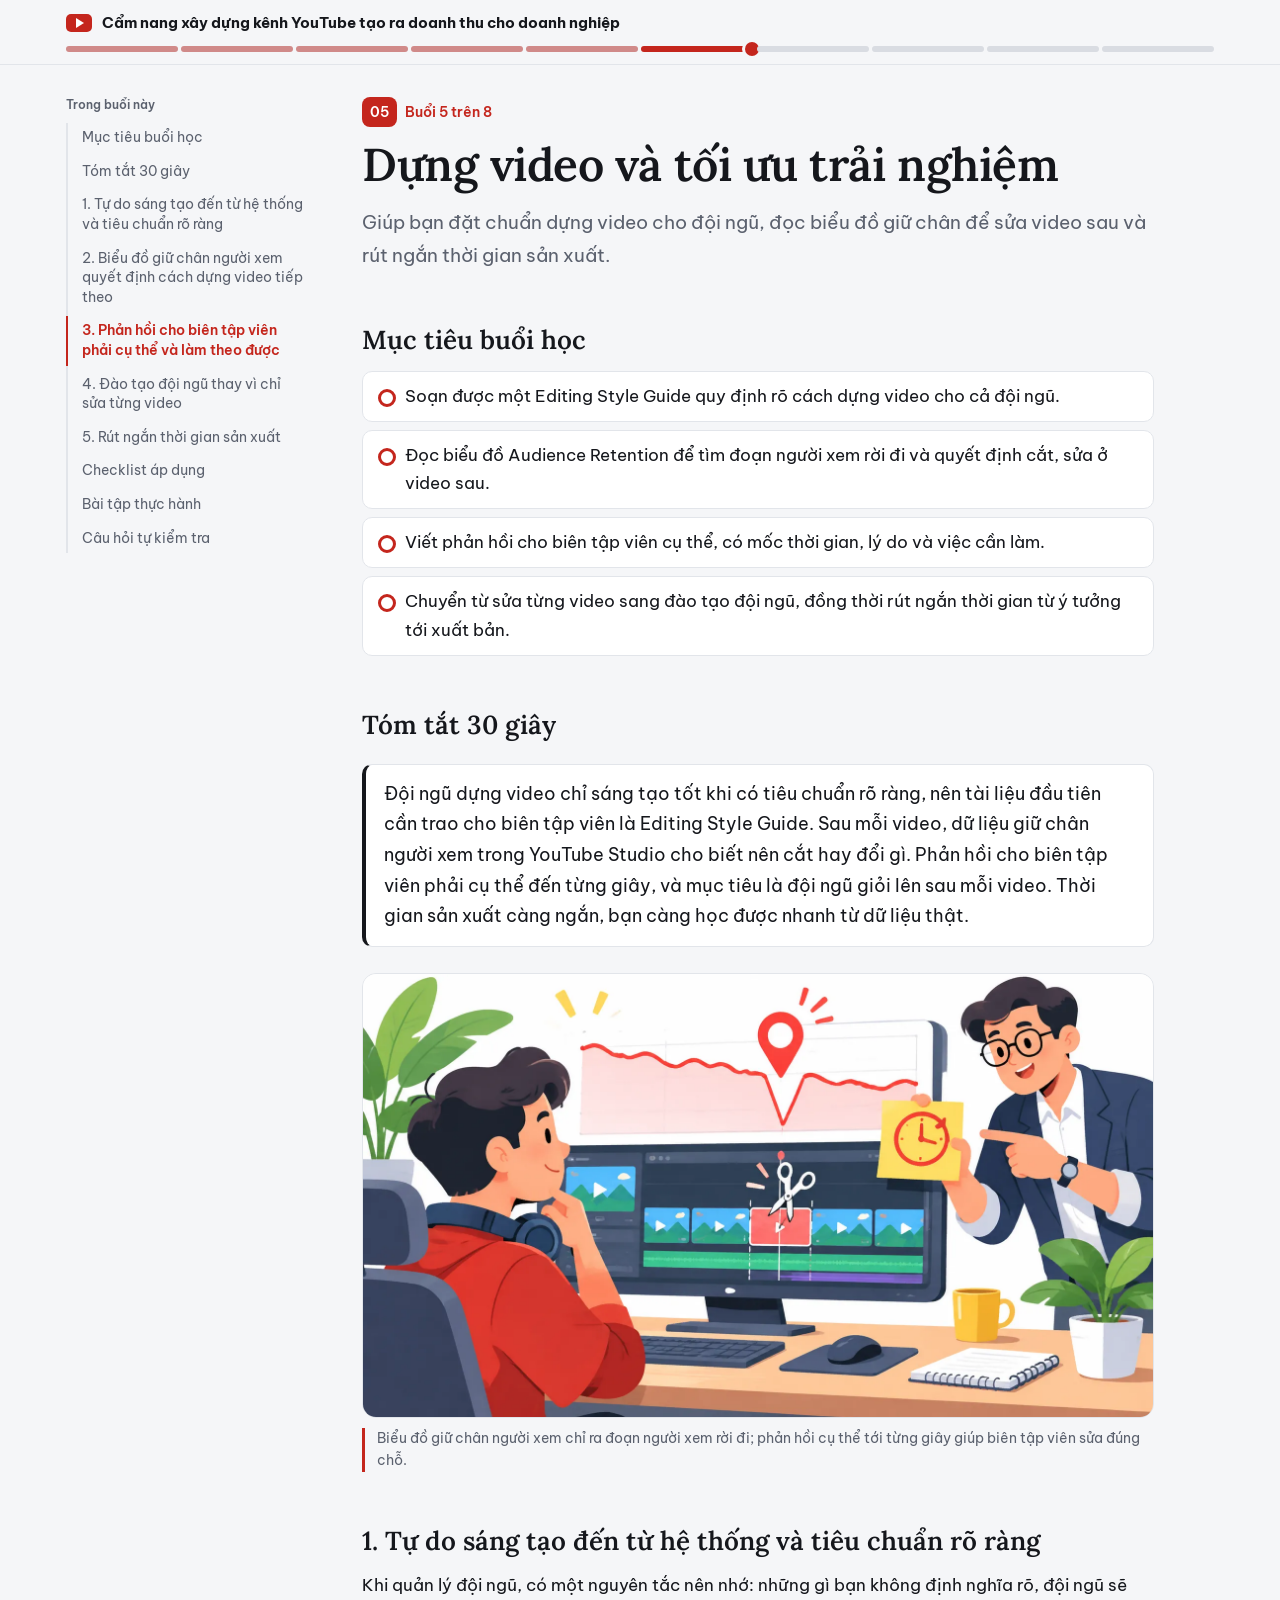
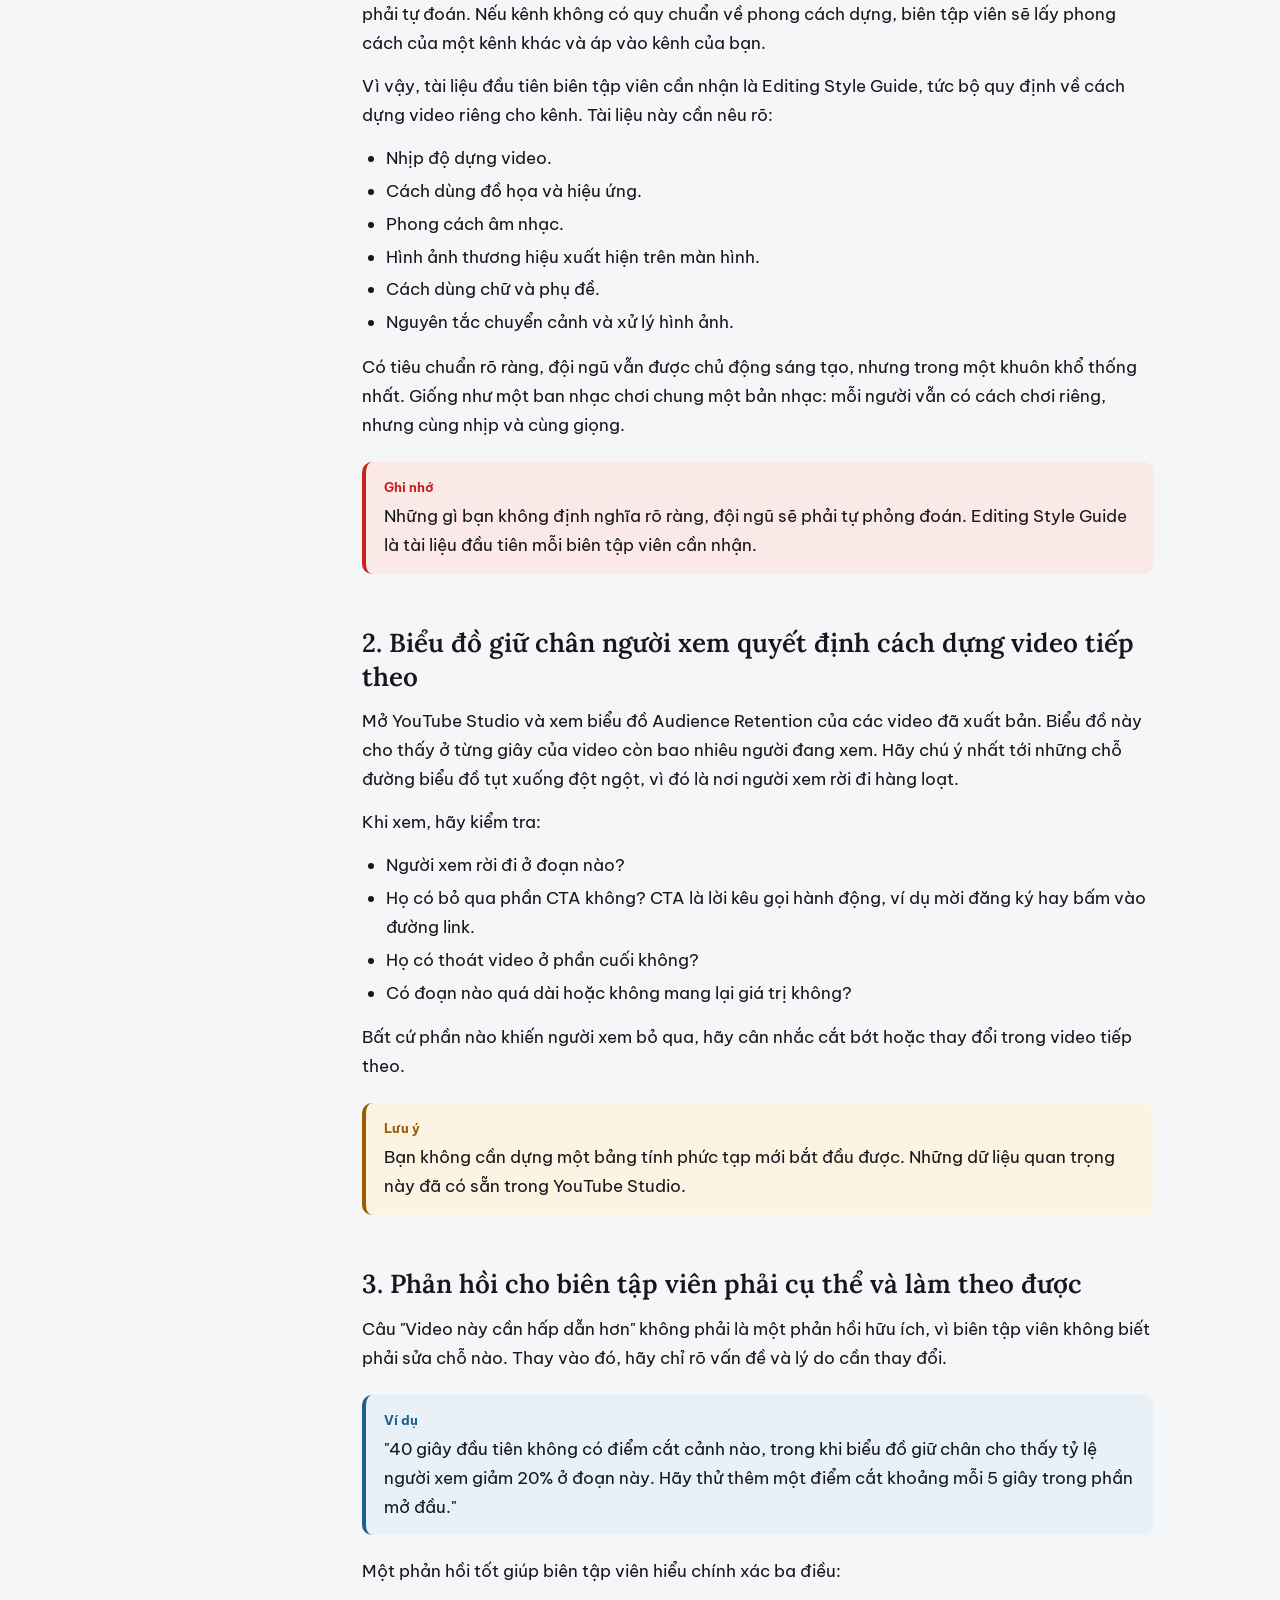
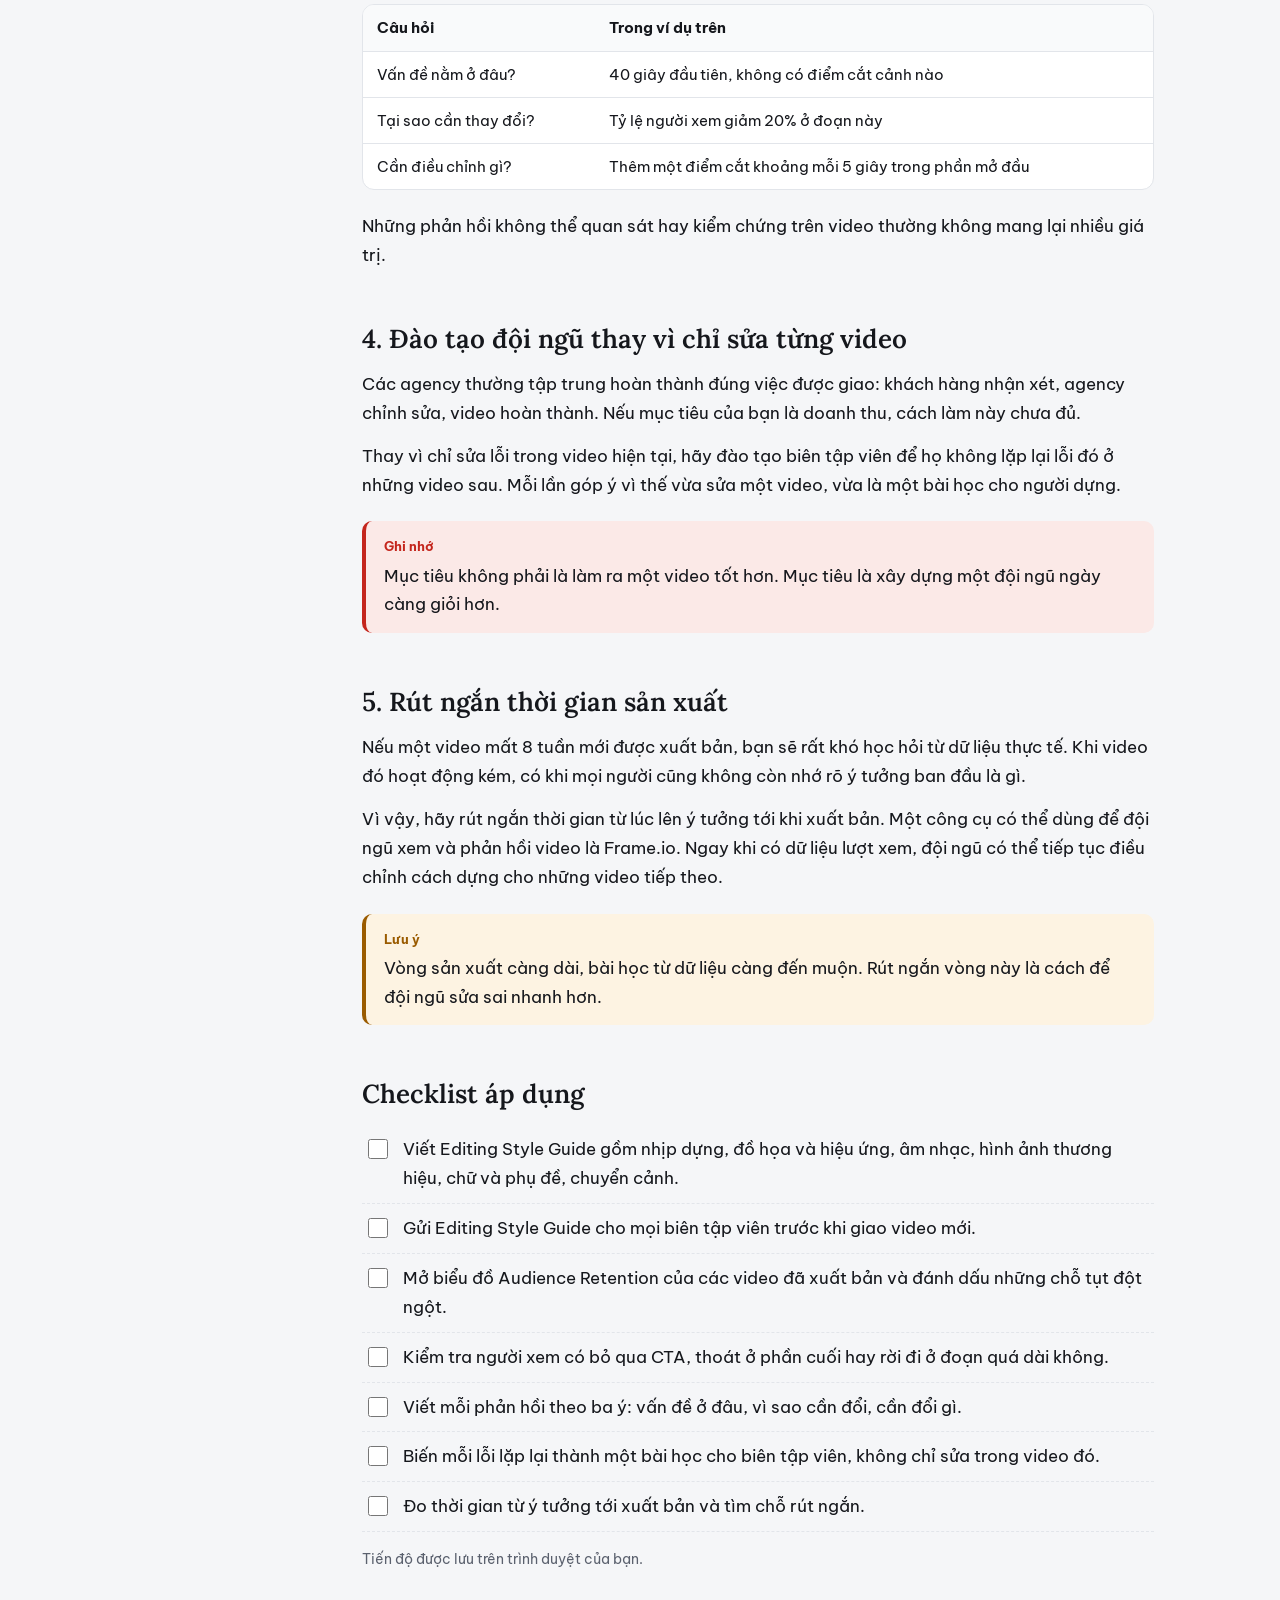
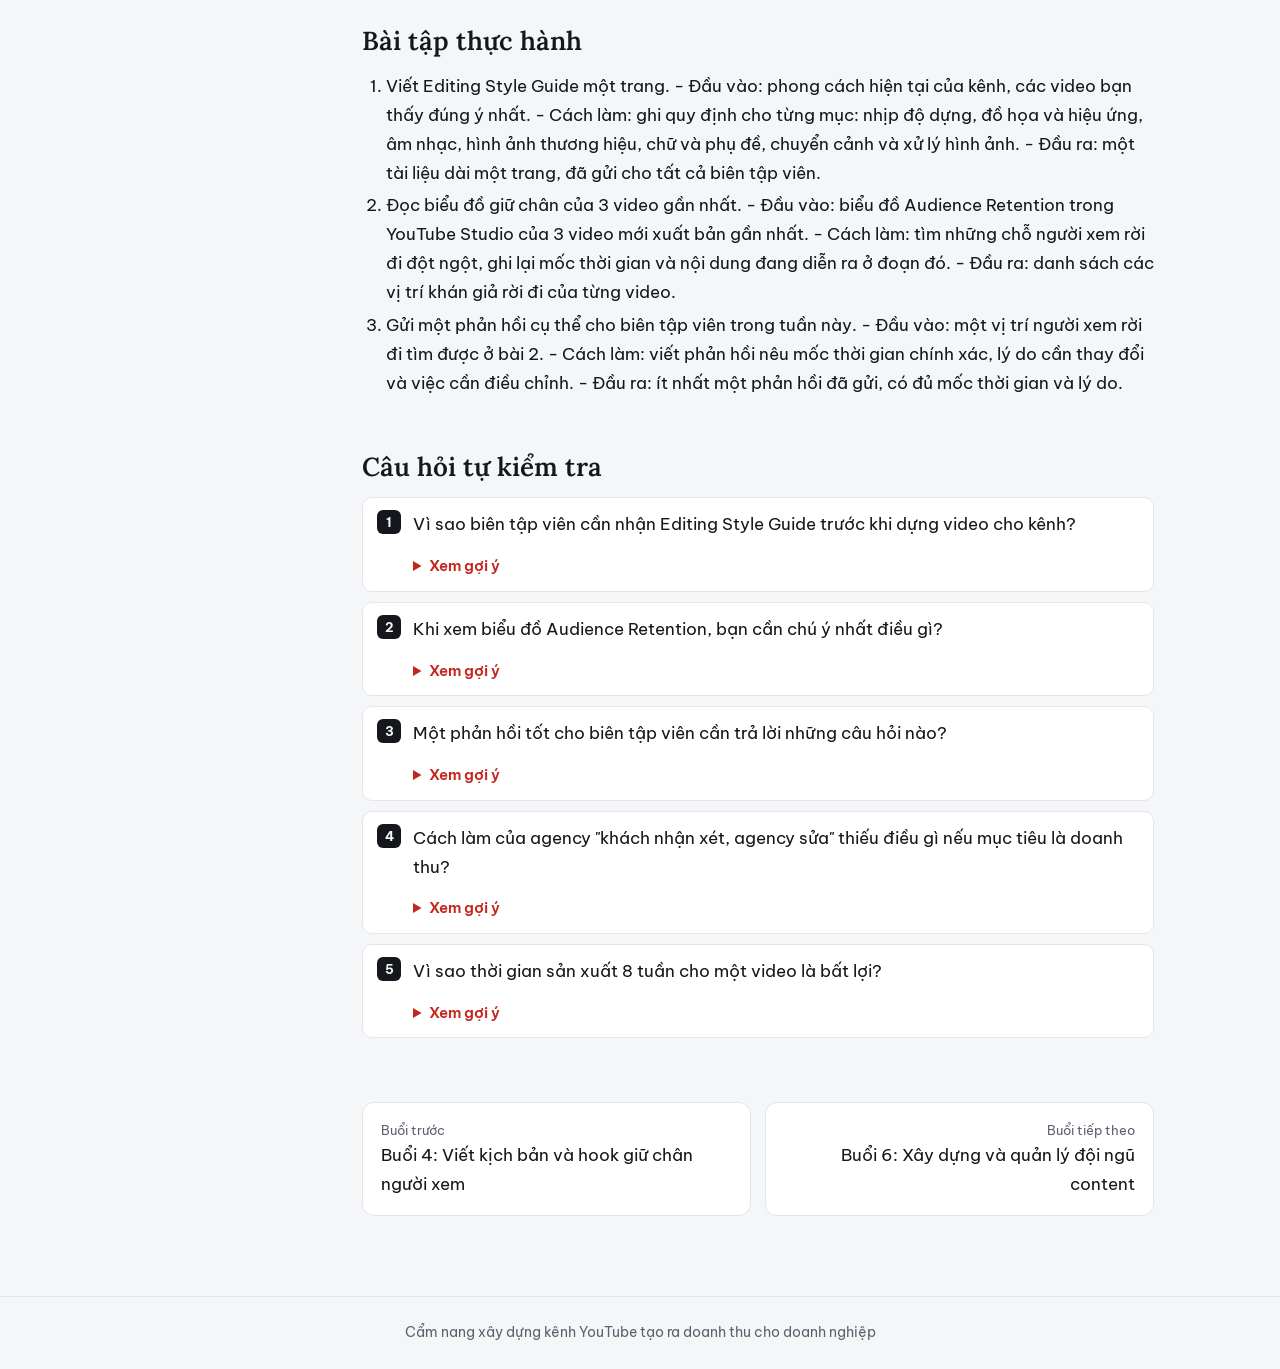
<file: buoi-05.html>
<!doctype html>
<html lang="vi">
<head>
<meta charset="utf-8">
<meta name="viewport" content="width=device-width, initial-scale=1">
<title>Buổi 5: Dựng video và tối ưu trải nghiệm | Cẩm nang xây dựng kênh YouTube tạo ra doanh thu cho doanh nghiệp</title>
<meta name="description" content="Giúp bạn đặt chuẩn dựng video cho đội ngũ, đọc biểu đồ giữ chân để sửa video sau và rút ngắn thời gian sản xuất.">
<meta property="og:title" content="Buổi 5: Dựng video và tối ưu trải nghiệm | Cẩm nang xây dựng kênh YouTube tạo ra doanh thu cho doanh nghiệp">
<meta property="og:description" content="Giúp bạn đặt chuẩn dựng video cho đội ngũ, đọc biểu đồ giữ chân để sửa video sau và rút ngắn thời gian sản xuất.">
<link rel="preconnect" href="https://fonts.googleapis.com"><link rel="preconnect" href="https://fonts.gstatic.com" crossorigin><link href="https://fonts.googleapis.com/css2?family=Be+Vietnam+Pro:wght@400;500;600;700&family=Lora:wght@500;600&display=swap&subset=vietnamese" rel="stylesheet">
<link rel="stylesheet" href="assets/style.css">
</head>
<body>
<header class="top"><div class="top-inner">
<a class="brand" href="index.html"><span class="play" aria-hidden="true"></span>Cẩm nang xây dựng kênh YouTube tạo ra doanh thu cho doanh nghiệp</a>
<nav class="chapters" aria-label="Các buổi học"><a href="index.html" class="done" aria-label="Trang chủ"><span>Trang chủ</span></a><a href="buoi-01.html" class="done" aria-label="Buổi 1: Xác định đúng đối tượng khách hàng"><span>Buổi 1: Xác định đúng đối tượng khách hàng</span></a><a href="buoi-02.html" class="done" aria-label="Buổi 2: Chiến lược nội dung: nên đăng những gì"><span>Buổi 2: Chiến lược nội dung: nên đăng những gì</span></a><a href="buoi-03.html" class="done" aria-label="Buổi 3: Đóng gói video bằng tiêu đề và thumbnail"><span>Buổi 3: Đóng gói video bằng tiêu đề và thumbnail</span></a><a href="buoi-04.html" class="done" aria-label="Buổi 4: Viết kịch bản và hook giữ chân người xem"><span>Buổi 4: Viết kịch bản và hook giữ chân người xem</span></a><a href="buoi-05.html" class="current" aria-label="Buổi 5: Dựng video và tối ưu trải nghiệm" aria-current=page><span>Buổi 5: Dựng video và tối ưu trải nghiệm</span></a><a href="buoi-06.html" class="" aria-label="Buổi 6: Xây dựng và quản lý đội ngũ content"><span>Buổi 6: Xây dựng và quản lý đội ngũ content</span></a><a href="buoi-07.html" class="" aria-label="Buổi 7: Biến lượt xem thành doanh thu"><span>Buổi 7: Biến lượt xem thành doanh thu</span></a><a href="buoi-08.html" class="" aria-label="Buổi 8: Tối ưu hệ thống và mở rộng quy mô"><span>Buổi 8: Tối ưu hệ thống và mở rộng quy mô</span></a><a href="ket-luan.html" class="" aria-label="Kết luận"><span>Kết luận</span></a></nav>
</div></header>
<div class="layout"><aside class="toc" aria-label="Mục lục"><h2>Trong buổi này</h2><ol><li><a href="#muc-tieu-buoi-hoc">Mục tiêu buổi học</a></li><li><a href="#tom-tat-30-giay">Tóm tắt 30 giây</a></li><li><a href="#1-tu-do-sang-tao-den-tu-he-thong-va-tieu-chuan-ro-rang">1. Tự do sáng tạo đến từ hệ thống và tiêu chuẩn rõ ràng</a></li><li><a href="#2-bieu-do-giu-chan-nguoi-xem-quyet-dinh-cach-dung-video-tiep">2. Biểu đồ giữ chân người xem quyết định cách dựng video tiếp theo</a></li><li><a href="#3-phan-hoi-cho-bien-tap-vien-phai-cu-the-va-lam-theo-duoc">3. Phản hồi cho biên tập viên phải cụ thể và làm theo được</a></li><li><a href="#4-dao-tao-doi-ngu-thay-vi-chi-sua-tung-video">4. Đào tạo đội ngũ thay vì chỉ sửa từng video</a></li><li><a href="#5-rut-ngan-thoi-gian-san-xuat">5. Rút ngắn thời gian sản xuất</a></li><li><a href="#checklist-ap-dung">Checklist áp dụng</a></li><li><a href="#bai-tap-thuc-hanh">Bài tập thực hành</a></li><li><a href="#cau-hoi-tu-kiem-tra">Câu hỏi tự kiểm tra</a></li></ol></aside><main><div class="lesson-head"><p class="kicker"><span class="num">05</span>Buổi 5 trên 8</p><h1>Dựng video và tối ưu trải nghiệm</h1><p class="lede">Giúp bạn đặt chuẩn dựng video cho đội ngũ, đọc biểu đồ giữ chân để sửa video sau và rút ngắn thời gian sản xuất.</p></div><h2 id="muc-tieu-buoi-hoc">Mục tiêu buổi học</h2>
<ul class="goals">
<li>Soạn được một Editing Style Guide quy định rõ cách dựng video cho cả đội ngũ.</li>
<li>Đọc biểu đồ Audience Retention để tìm đoạn người xem rời đi và quyết định cắt, sửa ở video sau.</li>
<li>Viết phản hồi cho biên tập viên cụ thể, có mốc thời gian, lý do và việc cần làm.</li>
<li>Chuyển từ sửa từng video sang đào tạo đội ngũ, đồng thời rút ngắn thời gian từ ý tưởng tới xuất bản.</li>
</ul>
<h2 id="tom-tat-30-giay">Tóm tắt 30 giây</h2>
<blockquote class="callout-tom-tat">
<p>Đội ngũ dựng video chỉ sáng tạo tốt khi có tiêu chuẩn rõ ràng, nên tài liệu đầu tiên cần trao cho biên tập viên là Editing Style Guide. Sau mỗi video, dữ liệu giữ chân người xem trong YouTube Studio cho biết nên cắt hay đổi gì. Phản hồi cho biên tập viên phải cụ thể đến từng giây, và mục tiêu là đội ngũ giỏi lên sau mỗi video. Thời gian sản xuất càng ngắn, bạn càng học được nhanh từ dữ liệu thật.</p>
</blockquote>
<figure class="illus"><img src="assets/img/buoi-05.webp" alt="Biểu đồ giữ chân người xem chỉ ra đoạn người xem rời đi; phản hồi cụ thể tới từng giây giúp biên tập viên sửa đúng chỗ." width="1600" height="900" loading="lazy" decoding="async"><figcaption>Biểu đồ giữ chân người xem chỉ ra đoạn người xem rời đi; phản hồi cụ thể tới từng giây giúp biên tập viên sửa đúng chỗ.</figcaption></figure><h2 id="1-tu-do-sang-tao-den-tu-he-thong-va-tieu-chuan-ro-rang">1. Tự do sáng tạo đến từ hệ thống và tiêu chuẩn rõ ràng</h2>
<p>Khi quản lý đội ngũ, có một nguyên tắc nên nhớ: những gì bạn không định nghĩa rõ, đội ngũ sẽ phải tự đoán. Nếu kênh không có quy chuẩn về phong cách dựng, biên tập viên sẽ lấy phong cách của một kênh khác và áp vào kênh của bạn.</p>
<p>Vì vậy, tài liệu đầu tiên biên tập viên cần nhận là Editing Style Guide, tức bộ quy định về cách dựng video riêng cho kênh. Tài liệu này cần nêu rõ:</p>
<ul>
<li>Nhịp độ dựng video.</li>
<li>Cách dùng đồ họa và hiệu ứng.</li>
<li>Phong cách âm nhạc.</li>
<li>Hình ảnh thương hiệu xuất hiện trên màn hình.</li>
<li>Cách dùng chữ và phụ đề.</li>
<li>Nguyên tắc chuyển cảnh và xử lý hình ảnh.</li>
</ul>
<p>Có tiêu chuẩn rõ ràng, đội ngũ vẫn được chủ động sáng tạo, nhưng trong một khuôn khổ thống nhất. Giống như một ban nhạc chơi chung một bản nhạc: mỗi người vẫn có cách chơi riêng, nhưng cùng nhịp và cùng giọng.</p>
<blockquote class="callout-ghi-nho"><p><span class="callout-label">Ghi nhớ</span>Những gì bạn không định nghĩa rõ ràng, đội ngũ sẽ phải tự phỏng đoán. Editing Style Guide là tài liệu đầu tiên mỗi biên tập viên cần nhận.</p>
</blockquote>
<h2 id="2-bieu-do-giu-chan-nguoi-xem-quyet-dinh-cach-dung-video-tiep">2. Biểu đồ giữ chân người xem quyết định cách dựng video tiếp theo</h2>
<p>Mở YouTube Studio và xem biểu đồ Audience Retention của các video đã xuất bản. Biểu đồ này cho thấy ở từng giây của video còn bao nhiêu người đang xem. Hãy chú ý nhất tới những chỗ đường biểu đồ tụt xuống đột ngột, vì đó là nơi người xem rời đi hàng loạt.</p>
<p>Khi xem, hãy kiểm tra:</p>
<ul>
<li>Người xem rời đi ở đoạn nào?</li>
<li>Họ có bỏ qua phần CTA không? CTA là lời kêu gọi hành động, ví dụ mời đăng ký hay bấm vào đường link.</li>
<li>Họ có thoát video ở phần cuối không?</li>
<li>Có đoạn nào quá dài hoặc không mang lại giá trị không?</li>
</ul>
<p>Bất cứ phần nào khiến người xem bỏ qua, hãy cân nhắc cắt bớt hoặc thay đổi trong video tiếp theo.</p>
<blockquote class="callout-luu-y"><p><span class="callout-label">Lưu ý</span>Bạn không cần dựng một bảng tính phức tạp mới bắt đầu được. Những dữ liệu quan trọng này đã có sẵn trong YouTube Studio.</p>
</blockquote>
<h2 id="3-phan-hoi-cho-bien-tap-vien-phai-cu-the-va-lam-theo-duoc">3. Phản hồi cho biên tập viên phải cụ thể và làm theo được</h2>
<p>Câu "Video này cần hấp dẫn hơn" không phải là một phản hồi hữu ích, vì biên tập viên không biết phải sửa chỗ nào. Thay vào đó, hãy chỉ rõ vấn đề và lý do cần thay đổi.</p>
<blockquote class="callout-vi-du"><p><span class="callout-label">Ví dụ</span>"40 giây đầu tiên không có điểm cắt cảnh nào, trong khi biểu đồ giữ chân cho thấy tỷ lệ người xem giảm 20% ở đoạn này. Hãy thử thêm một điểm cắt khoảng mỗi 5 giây trong phần mở đầu."</p>
</blockquote>
<p>Một phản hồi tốt giúp biên tập viên hiểu chính xác ba điều:</p>
<div class="table-wrap"><table>
<thead>
<tr>
<th>Câu hỏi</th>
<th>Trong ví dụ trên</th>
</tr>
</thead>
<tbody>
<tr>
<td>Vấn đề nằm ở đâu?</td>
<td>40 giây đầu tiên, không có điểm cắt cảnh nào</td>
</tr>
<tr>
<td>Tại sao cần thay đổi?</td>
<td>Tỷ lệ người xem giảm 20% ở đoạn này</td>
</tr>
<tr>
<td>Cần điều chỉnh gì?</td>
<td>Thêm một điểm cắt khoảng mỗi 5 giây trong phần mở đầu</td>
</tr>
</tbody>
</table></div>
<p>Những phản hồi không thể quan sát hay kiểm chứng trên video thường không mang lại nhiều giá trị.</p>
<h2 id="4-dao-tao-doi-ngu-thay-vi-chi-sua-tung-video">4. Đào tạo đội ngũ thay vì chỉ sửa từng video</h2>
<p>Các agency thường tập trung hoàn thành đúng việc được giao: khách hàng nhận xét, agency chỉnh sửa, video hoàn thành. Nếu mục tiêu của bạn là doanh thu, cách làm này chưa đủ.</p>
<p>Thay vì chỉ sửa lỗi trong video hiện tại, hãy đào tạo biên tập viên để họ không lặp lại lỗi đó ở những video sau. Mỗi lần góp ý vì thế vừa sửa một video, vừa là một bài học cho người dựng.</p>
<blockquote class="callout-ghi-nho"><p><span class="callout-label">Ghi nhớ</span>Mục tiêu không phải là làm ra một video tốt hơn. Mục tiêu là xây dựng một đội ngũ ngày càng giỏi hơn.</p>
</blockquote>
<h2 id="5-rut-ngan-thoi-gian-san-xuat">5. Rút ngắn thời gian sản xuất</h2>
<p>Nếu một video mất 8 tuần mới được xuất bản, bạn sẽ rất khó học hỏi từ dữ liệu thực tế. Khi video đó hoạt động kém, có khi mọi người cũng không còn nhớ rõ ý tưởng ban đầu là gì.</p>
<p>Vì vậy, hãy rút ngắn thời gian từ lúc lên ý tưởng tới khi xuất bản. Một công cụ có thể dùng để đội ngũ xem và phản hồi video là Frame.io. Ngay khi có dữ liệu lượt xem, đội ngũ có thể tiếp tục điều chỉnh cách dựng cho những video tiếp theo.</p>
<blockquote class="callout-luu-y"><p><span class="callout-label">Lưu ý</span>Vòng sản xuất càng dài, bài học từ dữ liệu càng đến muộn. Rút ngắn vòng này là cách để đội ngũ sửa sai nhanh hơn.</p>
</blockquote>
<h2 id="checklist-ap-dung">Checklist áp dụng</h2>
<ul class="checklist">
<li><label><input type="checkbox" data-key="buoi-05-1"><span>Viết Editing Style Guide gồm nhịp dựng, đồ họa và hiệu ứng, âm nhạc, hình ảnh thương hiệu, chữ và phụ đề, chuyển cảnh.</span></label></li>
<li><label><input type="checkbox" data-key="buoi-05-2"><span>Gửi Editing Style Guide cho mọi biên tập viên trước khi giao video mới.</span></label></li>
<li><label><input type="checkbox" data-key="buoi-05-3"><span>Mở biểu đồ Audience Retention của các video đã xuất bản và đánh dấu những chỗ tụt đột ngột.</span></label></li>
<li><label><input type="checkbox" data-key="buoi-05-4"><span>Kiểm tra người xem có bỏ qua CTA, thoát ở phần cuối hay rời đi ở đoạn quá dài không.</span></label></li>
<li><label><input type="checkbox" data-key="buoi-05-5"><span>Viết mỗi phản hồi theo ba ý: vấn đề ở đâu, vì sao cần đổi, cần đổi gì.</span></label></li>
<li><label><input type="checkbox" data-key="buoi-05-6"><span>Biến mỗi lỗi lặp lại thành một bài học cho biên tập viên, không chỉ sửa trong video đó.</span></label></li>
<li><label><input type="checkbox" data-key="buoi-05-7"><span>Đo thời gian từ ý tưởng tới xuất bản và tìm chỗ rút ngắn.</span></label></li>
</ul>
<p class="progress-note">Tiến độ được lưu trên trình duyệt của bạn.</p><h2 id="bai-tap-thuc-hanh">Bài tập thực hành</h2>
<ol>
<li>Viết Editing Style Guide một trang.
   - Đầu vào: phong cách hiện tại của kênh, các video bạn thấy đúng ý nhất.
   - Cách làm: ghi quy định cho từng mục: nhịp độ dựng, đồ họa và hiệu ứng, âm nhạc, hình ảnh thương hiệu, chữ và phụ đề, chuyển cảnh và xử lý hình ảnh.
   - Đầu ra: một tài liệu dài một trang, đã gửi cho tất cả biên tập viên.</li>
<li>Đọc biểu đồ giữ chân của 3 video gần nhất.
   - Đầu vào: biểu đồ Audience Retention trong YouTube Studio của 3 video mới xuất bản gần nhất.
   - Cách làm: tìm những chỗ người xem rời đi đột ngột, ghi lại mốc thời gian và nội dung đang diễn ra ở đoạn đó.
   - Đầu ra: danh sách các vị trí khán giả rời đi của từng video.</li>
<li>Gửi một phản hồi cụ thể cho biên tập viên trong tuần này.
   - Đầu vào: một vị trí người xem rời đi tìm được ở bài 2.
   - Cách làm: viết phản hồi nêu mốc thời gian chính xác, lý do cần thay đổi và việc cần điều chỉnh.
   - Đầu ra: ít nhất một phản hồi đã gửi, có đủ mốc thời gian và lý do.</li>
</ol>
<h2 id="cau-hoi-tu-kiem-tra">Câu hỏi tự kiểm tra</h2>
<ol class="quiz">
<li><p>Vì sao biên tập viên cần nhận Editing Style Guide trước khi dựng video cho kênh?</p><details><summary>Xem gợi ý</summary><p>Không có quy chuẩn, biên tập viên sẽ tự đoán và lấy phong cách của người khác áp vào kênh của bạn.</p></details></li>
<li><p>Khi xem biểu đồ Audience Retention, bạn cần chú ý nhất điều gì?</p><details><summary>Xem gợi ý</summary><p>Những vị trí người xem rời đi đột ngột, có bỏ qua CTA không, có thoát ở phần cuối không, có đoạn nào quá dài hay thiếu giá trị không.</p></details></li>
<li><p>Một phản hồi tốt cho biên tập viên cần trả lời những câu hỏi nào?</p><details><summary>Xem gợi ý</summary><p>Vấn đề nằm ở đâu, tại sao cần thay đổi, cần điều chỉnh gì.</p></details></li>
<li><p>Cách làm của agency "khách nhận xét, agency sửa" thiếu điều gì nếu mục tiêu là doanh thu?</p><details><summary>Xem gợi ý</summary><p>Chỉ sửa video hiện tại, không đào tạo biên tập viên để lỗi không lặp lại ở video sau.</p></details></li>
<li><p>Vì sao thời gian sản xuất 8 tuần cho một video là bất lợi?</p><details><summary>Xem gợi ý</summary><p>Khó học từ dữ liệu thực tế, và khi video kém thì mọi người có thể đã quên ý tưởng ban đầu.</p></details></li>
</ol><nav class="pager" aria-label="Chuyển buổi"><a class="prev" href="buoi-04.html"><small>Buổi trước</small>Buổi 4: Viết kịch bản và hook giữ chân người xem</a><a class="next" href="buoi-06.html"><small>Buổi tiếp theo</small>Buổi 6: Xây dựng và quản lý đội ngũ content</a></nav></main></div>
<footer>Cẩm nang xây dựng kênh YouTube tạo ra doanh thu cho doanh nghiệp</footer>
<script src="assets/app.js"></script>
</body>
</html>
</file>
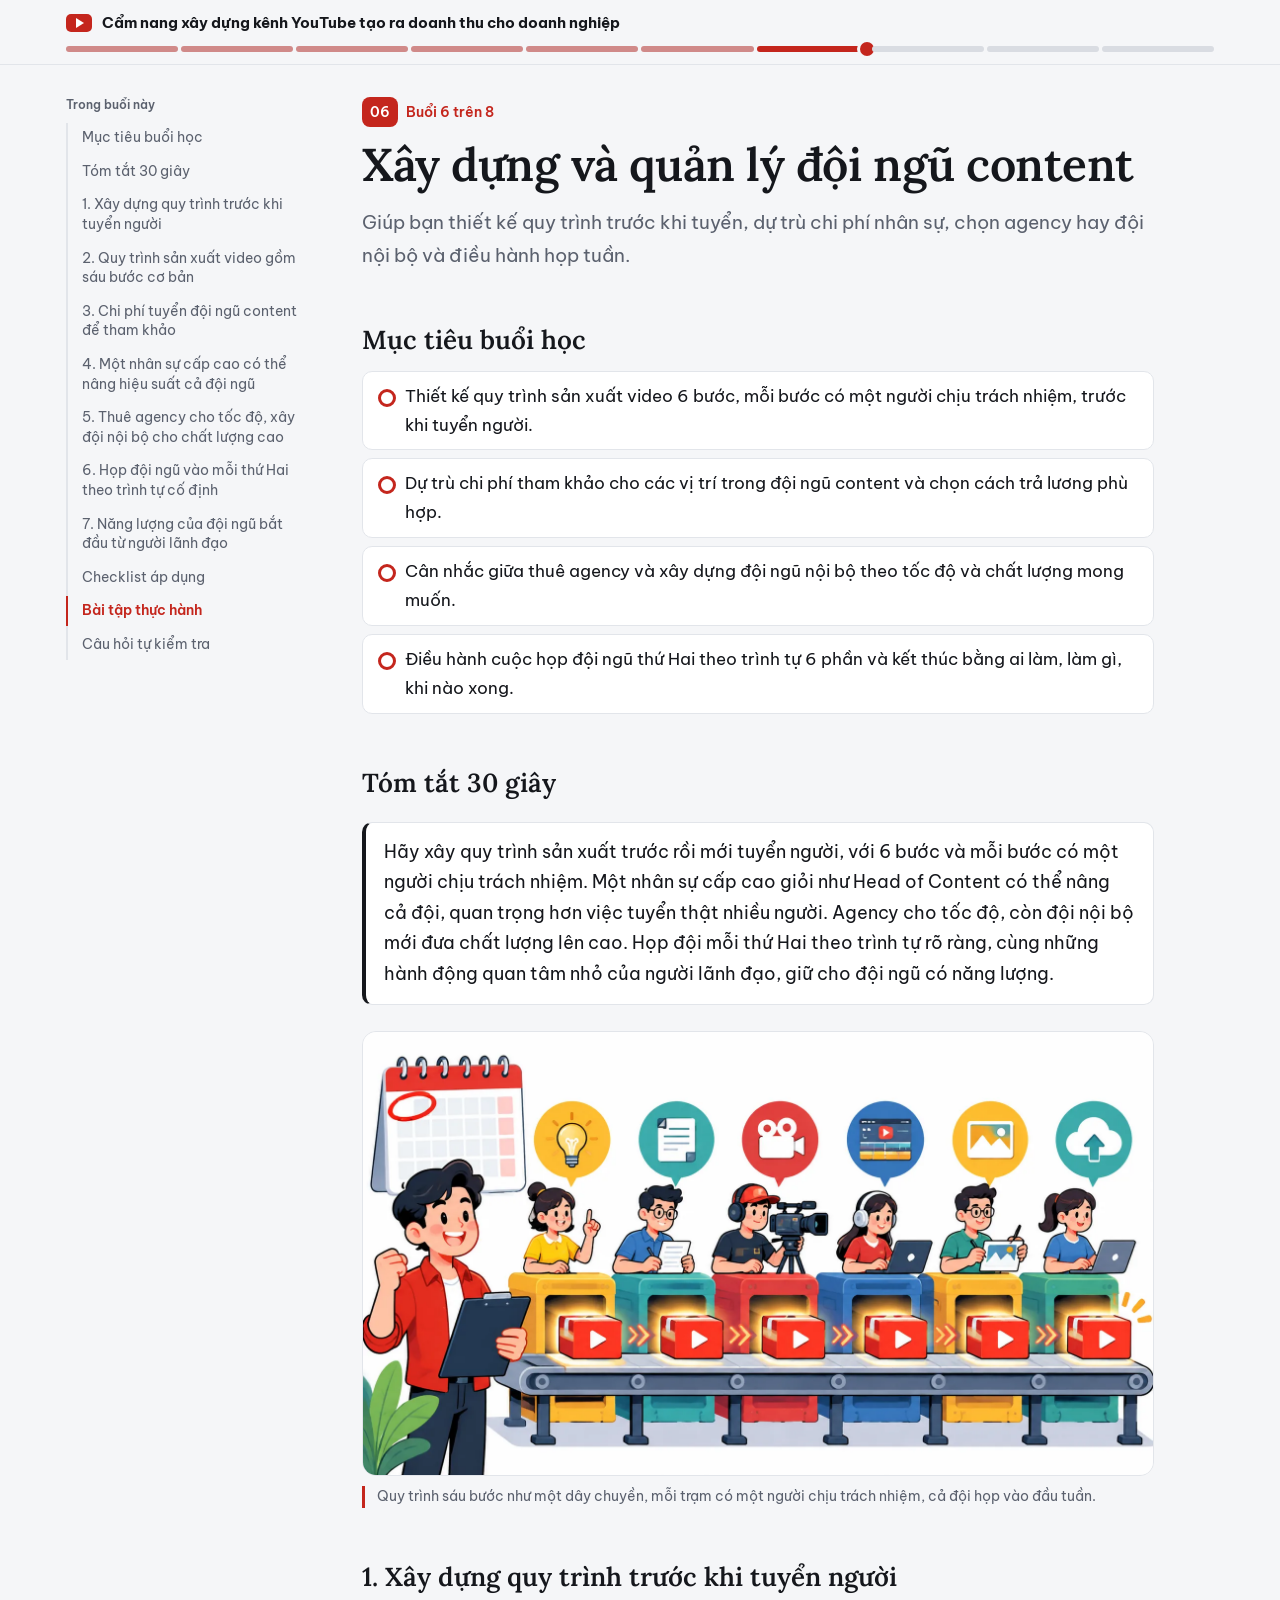
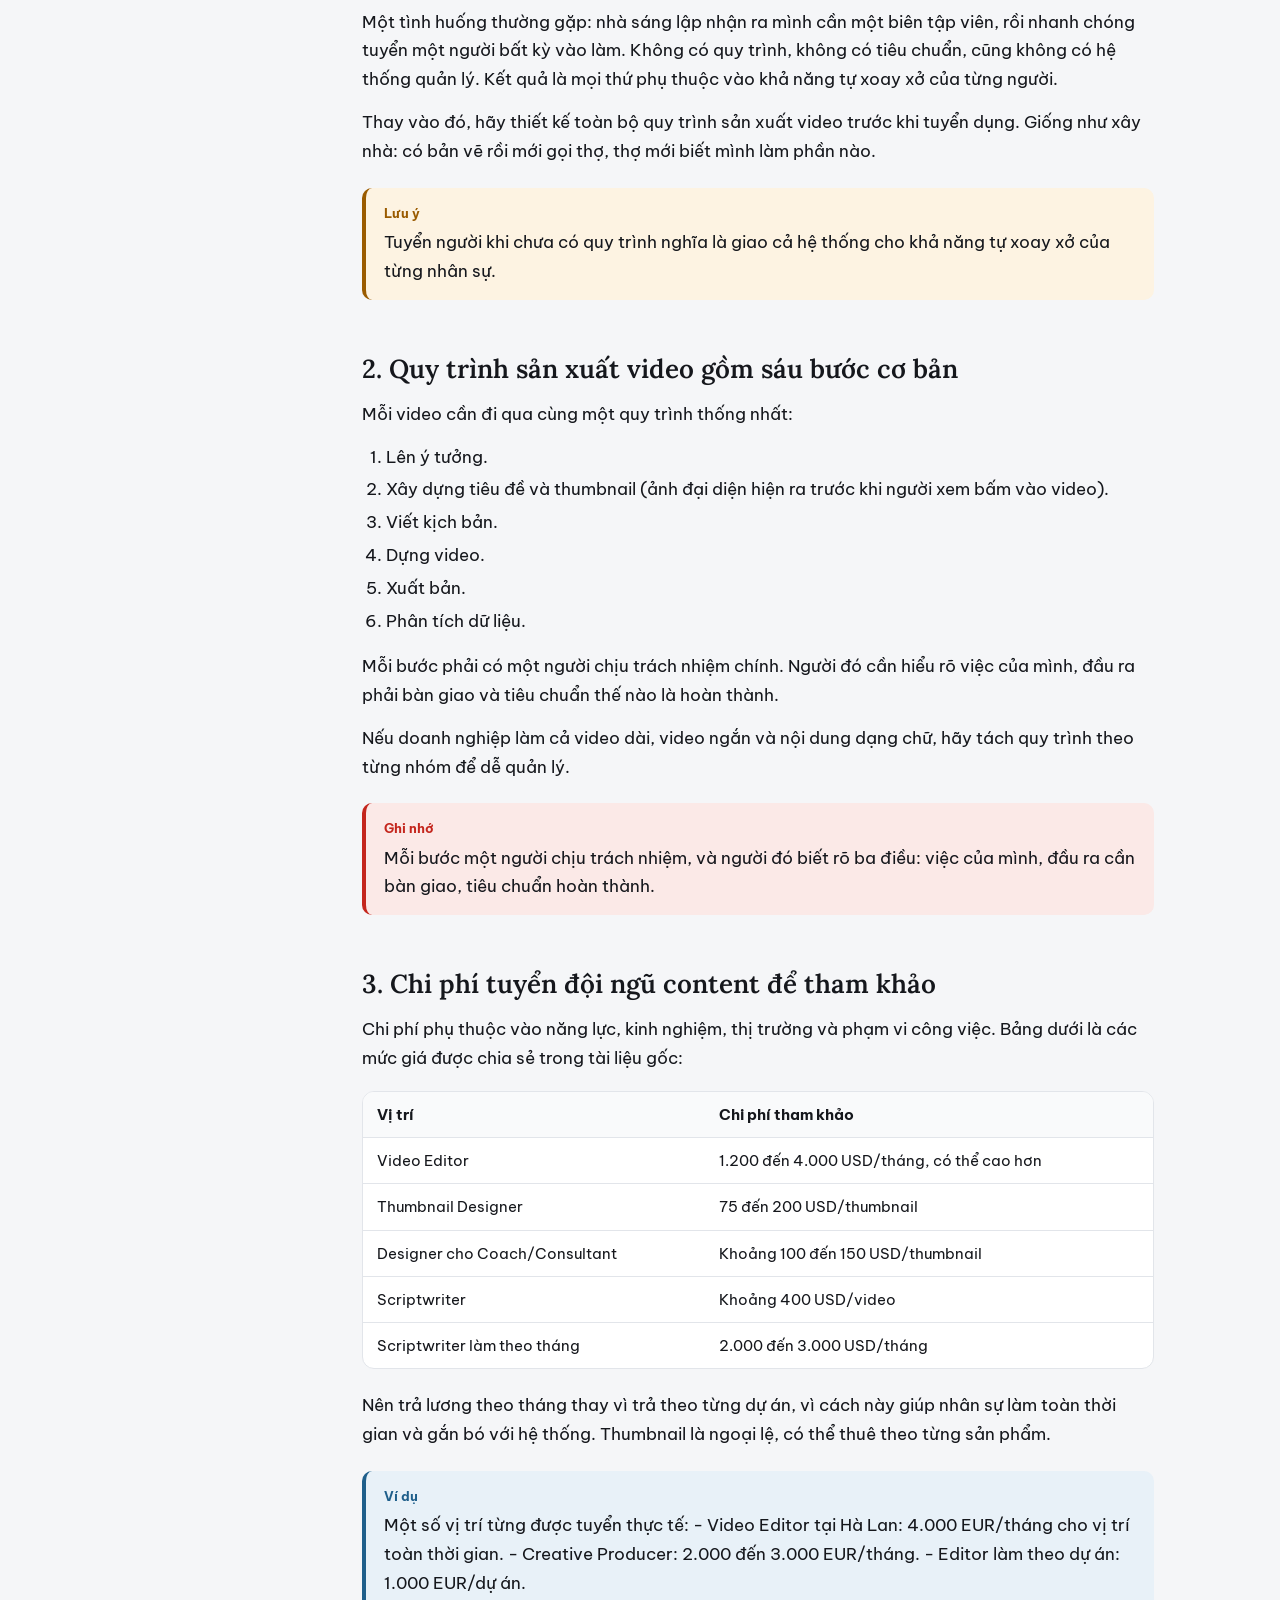
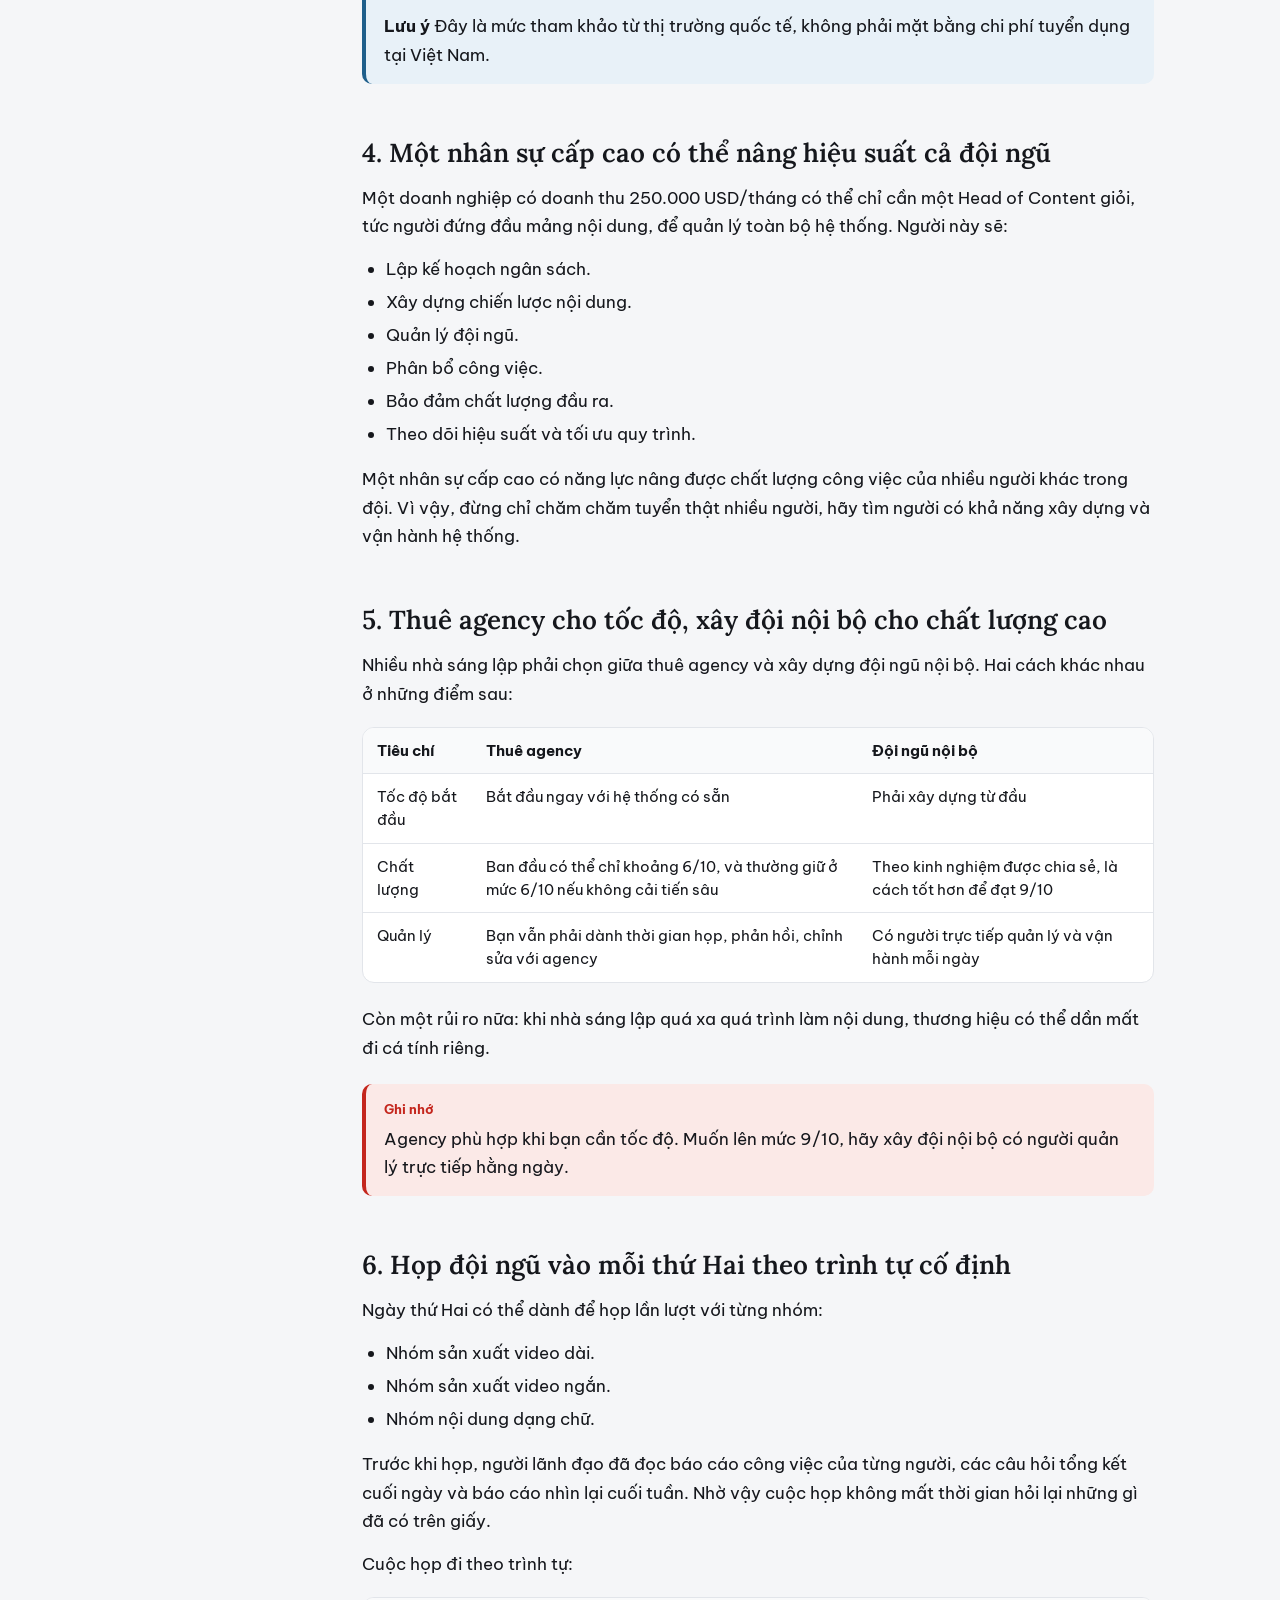
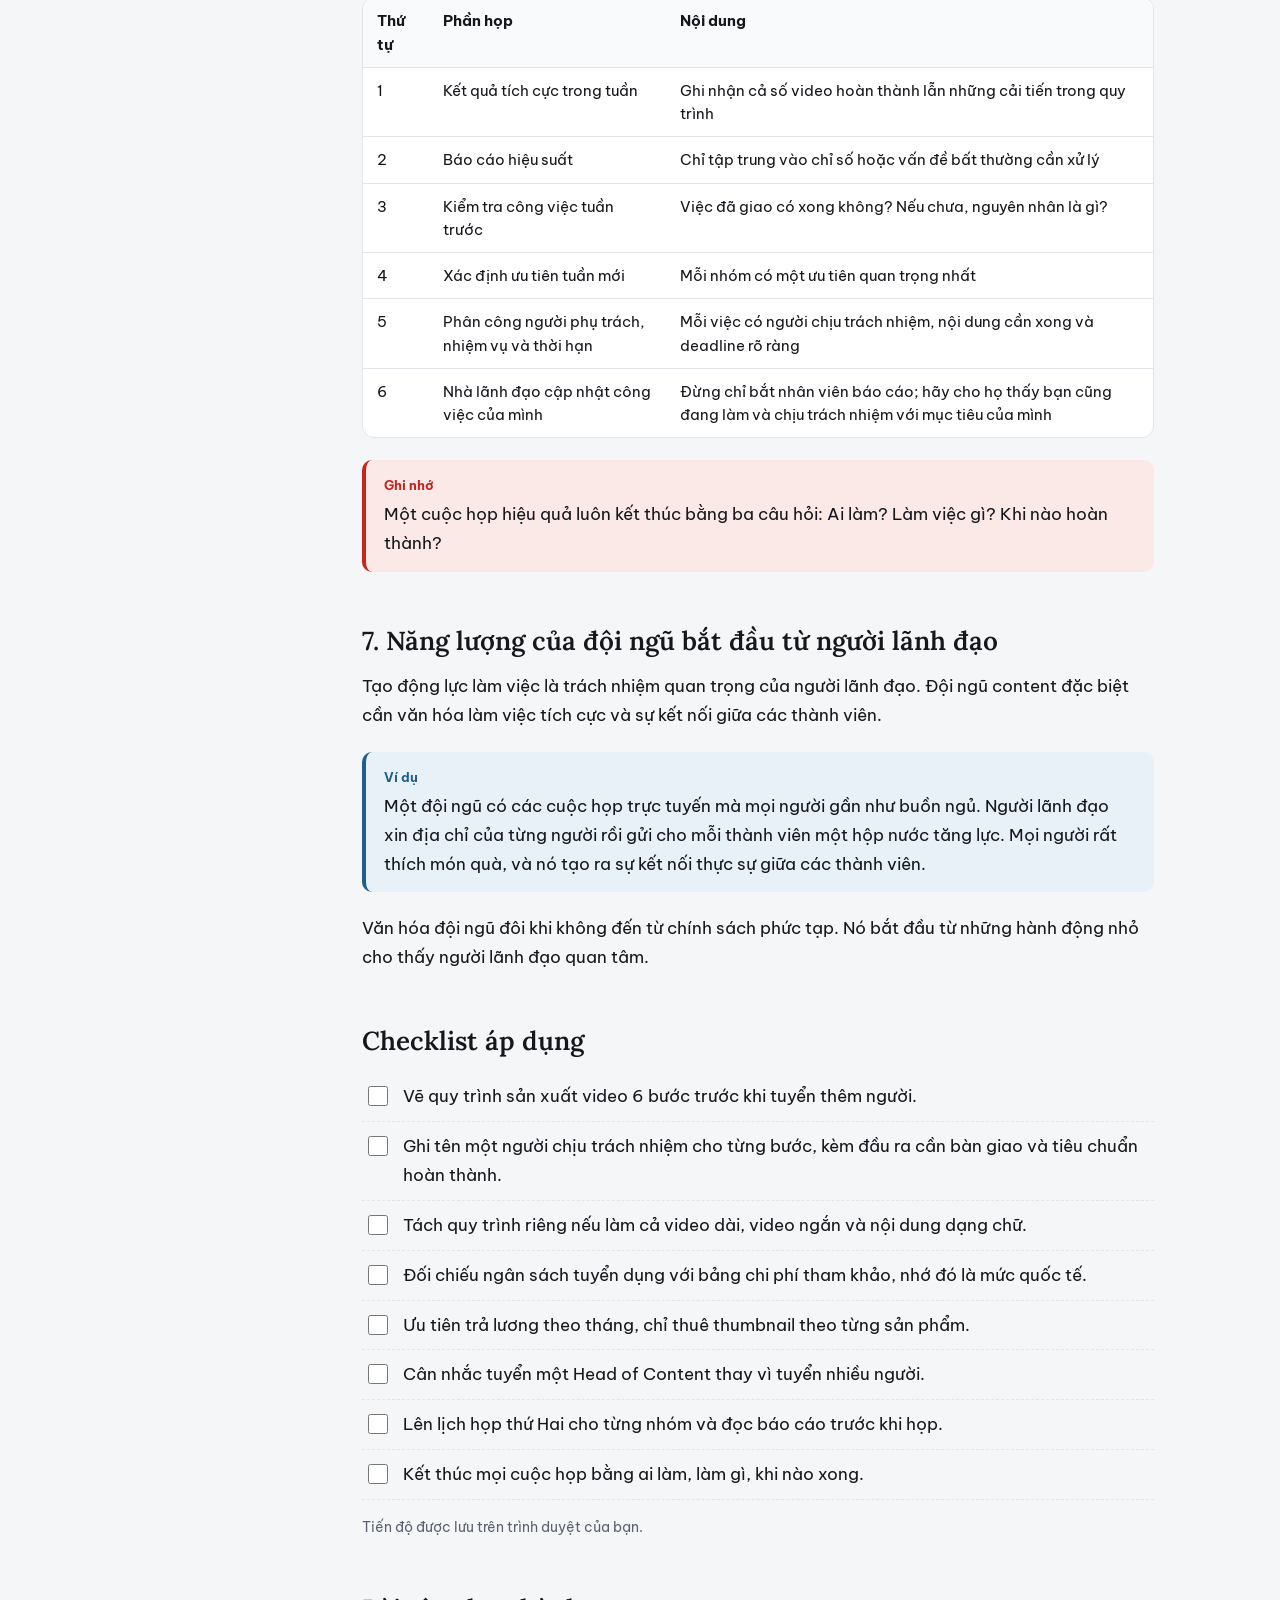
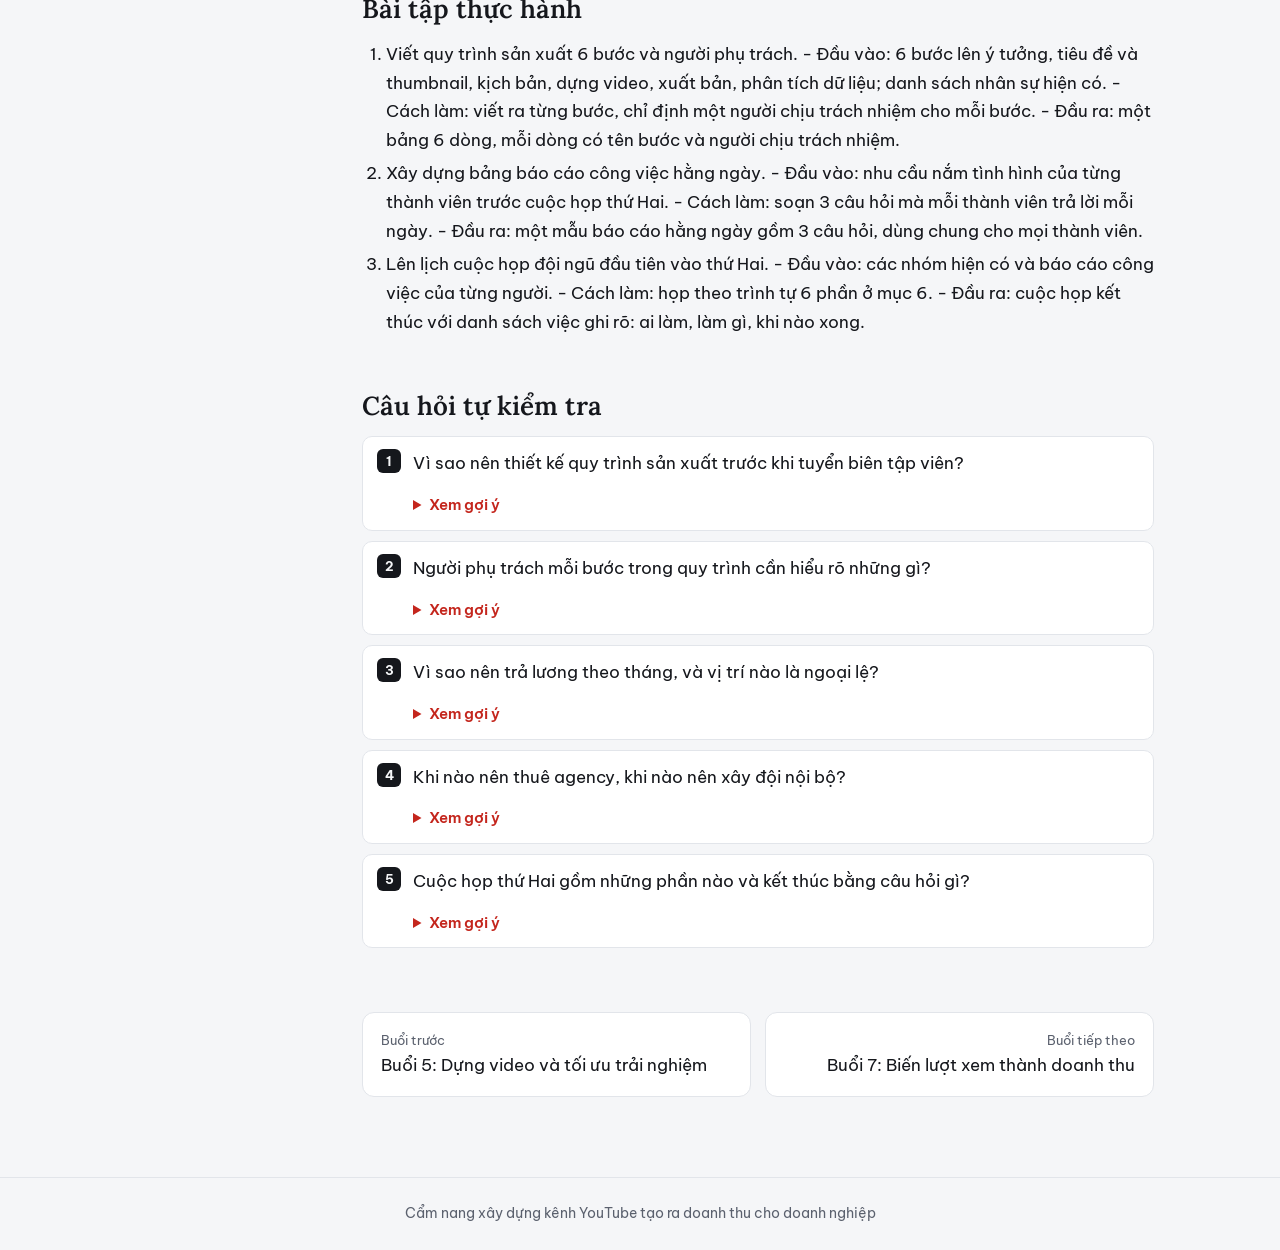
<file: buoi-06.html>
<!doctype html>
<html lang="vi">
<head>
<meta charset="utf-8">
<meta name="viewport" content="width=device-width, initial-scale=1">
<title>Buổi 6: Xây dựng và quản lý đội ngũ content | Cẩm nang xây dựng kênh YouTube tạo ra doanh thu cho doanh nghiệp</title>
<meta name="description" content="Giúp bạn thiết kế quy trình trước khi tuyển, dự trù chi phí nhân sự, chọn agency hay đội nội bộ và điều hành họp tuần.">
<meta property="og:title" content="Buổi 6: Xây dựng và quản lý đội ngũ content | Cẩm nang xây dựng kênh YouTube tạo ra doanh thu cho doanh nghiệp">
<meta property="og:description" content="Giúp bạn thiết kế quy trình trước khi tuyển, dự trù chi phí nhân sự, chọn agency hay đội nội bộ và điều hành họp tuần.">
<link rel="preconnect" href="https://fonts.googleapis.com"><link rel="preconnect" href="https://fonts.gstatic.com" crossorigin><link href="https://fonts.googleapis.com/css2?family=Be+Vietnam+Pro:wght@400;500;600;700&family=Lora:wght@500;600&display=swap&subset=vietnamese" rel="stylesheet">
<link rel="stylesheet" href="assets/style.css">
</head>
<body>
<header class="top"><div class="top-inner">
<a class="brand" href="index.html"><span class="play" aria-hidden="true"></span>Cẩm nang xây dựng kênh YouTube tạo ra doanh thu cho doanh nghiệp</a>
<nav class="chapters" aria-label="Các buổi học"><a href="index.html" class="done" aria-label="Trang chủ"><span>Trang chủ</span></a><a href="buoi-01.html" class="done" aria-label="Buổi 1: Xác định đúng đối tượng khách hàng"><span>Buổi 1: Xác định đúng đối tượng khách hàng</span></a><a href="buoi-02.html" class="done" aria-label="Buổi 2: Chiến lược nội dung: nên đăng những gì"><span>Buổi 2: Chiến lược nội dung: nên đăng những gì</span></a><a href="buoi-03.html" class="done" aria-label="Buổi 3: Đóng gói video bằng tiêu đề và thumbnail"><span>Buổi 3: Đóng gói video bằng tiêu đề và thumbnail</span></a><a href="buoi-04.html" class="done" aria-label="Buổi 4: Viết kịch bản và hook giữ chân người xem"><span>Buổi 4: Viết kịch bản và hook giữ chân người xem</span></a><a href="buoi-05.html" class="done" aria-label="Buổi 5: Dựng video và tối ưu trải nghiệm"><span>Buổi 5: Dựng video và tối ưu trải nghiệm</span></a><a href="buoi-06.html" class="current" aria-label="Buổi 6: Xây dựng và quản lý đội ngũ content" aria-current=page><span>Buổi 6: Xây dựng và quản lý đội ngũ content</span></a><a href="buoi-07.html" class="" aria-label="Buổi 7: Biến lượt xem thành doanh thu"><span>Buổi 7: Biến lượt xem thành doanh thu</span></a><a href="buoi-08.html" class="" aria-label="Buổi 8: Tối ưu hệ thống và mở rộng quy mô"><span>Buổi 8: Tối ưu hệ thống và mở rộng quy mô</span></a><a href="ket-luan.html" class="" aria-label="Kết luận"><span>Kết luận</span></a></nav>
</div></header>
<div class="layout"><aside class="toc" aria-label="Mục lục"><h2>Trong buổi này</h2><ol><li><a href="#muc-tieu-buoi-hoc">Mục tiêu buổi học</a></li><li><a href="#tom-tat-30-giay">Tóm tắt 30 giây</a></li><li><a href="#1-xay-dung-quy-trinh-truoc-khi-tuyen-nguoi">1. Xây dựng quy trình trước khi tuyển người</a></li><li><a href="#2-quy-trinh-san-xuat-video-gom-sau-buoc-co-ban">2. Quy trình sản xuất video gồm sáu bước cơ bản</a></li><li><a href="#3-chi-phi-tuyen-doi-ngu-content-de-tham-khao">3. Chi phí tuyển đội ngũ content để tham khảo</a></li><li><a href="#4-mot-nhan-su-cap-cao-co-the-nang-hieu-suat-ca-doi-ngu">4. Một nhân sự cấp cao có thể nâng hiệu suất cả đội ngũ</a></li><li><a href="#5-thue-agency-cho-toc-do-xay-doi-noi-bo-cho-chat-luong-cao">5. Thuê agency cho tốc độ, xây đội nội bộ cho chất lượng cao</a></li><li><a href="#6-hop-doi-ngu-vao-moi-thu-hai-theo-trinh-tu-co-dinh">6. Họp đội ngũ vào mỗi thứ Hai theo trình tự cố định</a></li><li><a href="#7-nang-luong-cua-doi-ngu-bat-dau-tu-nguoi-lanh-dao">7. Năng lượng của đội ngũ bắt đầu từ người lãnh đạo</a></li><li><a href="#checklist-ap-dung">Checklist áp dụng</a></li><li><a href="#bai-tap-thuc-hanh">Bài tập thực hành</a></li><li><a href="#cau-hoi-tu-kiem-tra">Câu hỏi tự kiểm tra</a></li></ol></aside><main><div class="lesson-head"><p class="kicker"><span class="num">06</span>Buổi 6 trên 8</p><h1>Xây dựng và quản lý đội ngũ content</h1><p class="lede">Giúp bạn thiết kế quy trình trước khi tuyển, dự trù chi phí nhân sự, chọn agency hay đội nội bộ và điều hành họp tuần.</p></div><h2 id="muc-tieu-buoi-hoc">Mục tiêu buổi học</h2>
<ul class="goals">
<li>Thiết kế quy trình sản xuất video 6 bước, mỗi bước có một người chịu trách nhiệm, trước khi tuyển người.</li>
<li>Dự trù chi phí tham khảo cho các vị trí trong đội ngũ content và chọn cách trả lương phù hợp.</li>
<li>Cân nhắc giữa thuê agency và xây dựng đội ngũ nội bộ theo tốc độ và chất lượng mong muốn.</li>
<li>Điều hành cuộc họp đội ngũ thứ Hai theo trình tự 6 phần và kết thúc bằng ai làm, làm gì, khi nào xong.</li>
</ul>
<h2 id="tom-tat-30-giay">Tóm tắt 30 giây</h2>
<blockquote class="callout-tom-tat">
<p>Hãy xây quy trình sản xuất trước rồi mới tuyển người, với 6 bước và mỗi bước có một người chịu trách nhiệm. Một nhân sự cấp cao giỏi như Head of Content có thể nâng cả đội, quan trọng hơn việc tuyển thật nhiều người. Agency cho tốc độ, còn đội nội bộ mới đưa chất lượng lên cao. Họp đội mỗi thứ Hai theo trình tự rõ ràng, cùng những hành động quan tâm nhỏ của người lãnh đạo, giữ cho đội ngũ có năng lượng.</p>
</blockquote>
<figure class="illus"><img src="assets/img/buoi-06.webp" alt="Quy trình sáu bước như một dây chuyền, mỗi trạm có một người chịu trách nhiệm, cả đội họp vào đầu tuần." width="1600" height="900" loading="lazy" decoding="async"><figcaption>Quy trình sáu bước như một dây chuyền, mỗi trạm có một người chịu trách nhiệm, cả đội họp vào đầu tuần.</figcaption></figure><h2 id="1-xay-dung-quy-trinh-truoc-khi-tuyen-nguoi">1. Xây dựng quy trình trước khi tuyển người</h2>
<p>Một tình huống thường gặp: nhà sáng lập nhận ra mình cần một biên tập viên, rồi nhanh chóng tuyển một người bất kỳ vào làm. Không có quy trình, không có tiêu chuẩn, cũng không có hệ thống quản lý. Kết quả là mọi thứ phụ thuộc vào khả năng tự xoay xở của từng người.</p>
<p>Thay vào đó, hãy thiết kế toàn bộ quy trình sản xuất video trước khi tuyển dụng. Giống như xây nhà: có bản vẽ rồi mới gọi thợ, thợ mới biết mình làm phần nào.</p>
<blockquote class="callout-luu-y"><p><span class="callout-label">Lưu ý</span>Tuyển người khi chưa có quy trình nghĩa là giao cả hệ thống cho khả năng tự xoay xở của từng nhân sự.</p>
</blockquote>
<h2 id="2-quy-trinh-san-xuat-video-gom-sau-buoc-co-ban">2. Quy trình sản xuất video gồm sáu bước cơ bản</h2>
<p>Mỗi video cần đi qua cùng một quy trình thống nhất:</p>
<ol>
<li>Lên ý tưởng.</li>
<li>Xây dựng tiêu đề và thumbnail (ảnh đại diện hiện ra trước khi người xem bấm vào video).</li>
<li>Viết kịch bản.</li>
<li>Dựng video.</li>
<li>Xuất bản.</li>
<li>Phân tích dữ liệu.</li>
</ol>
<p>Mỗi bước phải có một người chịu trách nhiệm chính. Người đó cần hiểu rõ việc của mình, đầu ra phải bàn giao và tiêu chuẩn thế nào là hoàn thành.</p>
<p>Nếu doanh nghiệp làm cả video dài, video ngắn và nội dung dạng chữ, hãy tách quy trình theo từng nhóm để dễ quản lý.</p>
<blockquote class="callout-ghi-nho"><p><span class="callout-label">Ghi nhớ</span>Mỗi bước một người chịu trách nhiệm, và người đó biết rõ ba điều: việc của mình, đầu ra cần bàn giao, tiêu chuẩn hoàn thành.</p>
</blockquote>
<h2 id="3-chi-phi-tuyen-doi-ngu-content-de-tham-khao">3. Chi phí tuyển đội ngũ content để tham khảo</h2>
<p>Chi phí phụ thuộc vào năng lực, kinh nghiệm, thị trường và phạm vi công việc. Bảng dưới là các mức giá được chia sẻ trong tài liệu gốc:</p>
<div class="table-wrap"><table>
<thead>
<tr>
<th>Vị trí</th>
<th>Chi phí tham khảo</th>
</tr>
</thead>
<tbody>
<tr>
<td>Video Editor</td>
<td>1.200 đến 4.000 USD/tháng, có thể cao hơn</td>
</tr>
<tr>
<td>Thumbnail Designer</td>
<td>75 đến 200 USD/thumbnail</td>
</tr>
<tr>
<td>Designer cho Coach/Consultant</td>
<td>Khoảng 100 đến 150 USD/thumbnail</td>
</tr>
<tr>
<td>Scriptwriter</td>
<td>Khoảng 400 USD/video</td>
</tr>
<tr>
<td>Scriptwriter làm theo tháng</td>
<td>2.000 đến 3.000 USD/tháng</td>
</tr>
</tbody>
</table></div>
<p>Nên trả lương theo tháng thay vì trả theo từng dự án, vì cách này giúp nhân sự làm toàn thời gian và gắn bó với hệ thống. Thumbnail là ngoại lệ, có thể thuê theo từng sản phẩm.</p>
<blockquote class="callout-vi-du"><p><span class="callout-label">Ví dụ</span>Một số vị trí từng được tuyển thực tế:
- Video Editor tại Hà Lan: 4.000 EUR/tháng cho vị trí toàn thời gian.
- Creative Producer: 2.000 đến 3.000 EUR/tháng.
- Editor làm theo dự án: 1.000 EUR/dự án.</p>
<p><strong>Lưu ý</strong>
Đây là mức tham khảo từ thị trường quốc tế, không phải mặt bằng chi phí tuyển dụng tại Việt Nam.</p>
</blockquote>
<h2 id="4-mot-nhan-su-cap-cao-co-the-nang-hieu-suat-ca-doi-ngu">4. Một nhân sự cấp cao có thể nâng hiệu suất cả đội ngũ</h2>
<p>Một doanh nghiệp có doanh thu 250.000 USD/tháng có thể chỉ cần một Head of Content giỏi, tức người đứng đầu mảng nội dung, để quản lý toàn bộ hệ thống. Người này sẽ:</p>
<ul>
<li>Lập kế hoạch ngân sách.</li>
<li>Xây dựng chiến lược nội dung.</li>
<li>Quản lý đội ngũ.</li>
<li>Phân bổ công việc.</li>
<li>Bảo đảm chất lượng đầu ra.</li>
<li>Theo dõi hiệu suất và tối ưu quy trình.</li>
</ul>
<p>Một nhân sự cấp cao có năng lực nâng được chất lượng công việc của nhiều người khác trong đội. Vì vậy, đừng chỉ chăm chăm tuyển thật nhiều người, hãy tìm người có khả năng xây dựng và vận hành hệ thống.</p>
<h2 id="5-thue-agency-cho-toc-do-xay-doi-noi-bo-cho-chat-luong-cao">5. Thuê agency cho tốc độ, xây đội nội bộ cho chất lượng cao</h2>
<p>Nhiều nhà sáng lập phải chọn giữa thuê agency và xây dựng đội ngũ nội bộ. Hai cách khác nhau ở những điểm sau:</p>
<div class="table-wrap"><table>
<thead>
<tr>
<th>Tiêu chí</th>
<th>Thuê agency</th>
<th>Đội ngũ nội bộ</th>
</tr>
</thead>
<tbody>
<tr>
<td>Tốc độ bắt đầu</td>
<td>Bắt đầu ngay với hệ thống có sẵn</td>
<td>Phải xây dựng từ đầu</td>
</tr>
<tr>
<td>Chất lượng</td>
<td>Ban đầu có thể chỉ khoảng 6/10, và thường giữ ở mức 6/10 nếu không cải tiến sâu</td>
<td>Theo kinh nghiệm được chia sẻ, là cách tốt hơn để đạt 9/10</td>
</tr>
<tr>
<td>Quản lý</td>
<td>Bạn vẫn phải dành thời gian họp, phản hồi, chỉnh sửa với agency</td>
<td>Có người trực tiếp quản lý và vận hành mỗi ngày</td>
</tr>
</tbody>
</table></div>
<p>Còn một rủi ro nữa: khi nhà sáng lập quá xa quá trình làm nội dung, thương hiệu có thể dần mất đi cá tính riêng.</p>
<blockquote class="callout-ghi-nho"><p><span class="callout-label">Ghi nhớ</span>Agency phù hợp khi bạn cần tốc độ. Muốn lên mức 9/10, hãy xây đội nội bộ có người quản lý trực tiếp hằng ngày.</p>
</blockquote>
<h2 id="6-hop-doi-ngu-vao-moi-thu-hai-theo-trinh-tu-co-dinh">6. Họp đội ngũ vào mỗi thứ Hai theo trình tự cố định</h2>
<p>Ngày thứ Hai có thể dành để họp lần lượt với từng nhóm:</p>
<ul>
<li>Nhóm sản xuất video dài.</li>
<li>Nhóm sản xuất video ngắn.</li>
<li>Nhóm nội dung dạng chữ.</li>
</ul>
<p>Trước khi họp, người lãnh đạo đã đọc báo cáo công việc của từng người, các câu hỏi tổng kết cuối ngày và báo cáo nhìn lại cuối tuần. Nhờ vậy cuộc họp không mất thời gian hỏi lại những gì đã có trên giấy.</p>
<p>Cuộc họp đi theo trình tự:</p>
<div class="table-wrap"><table>
<thead>
<tr>
<th>Thứ tự</th>
<th>Phần họp</th>
<th>Nội dung</th>
</tr>
</thead>
<tbody>
<tr>
<td>1</td>
<td>Kết quả tích cực trong tuần</td>
<td>Ghi nhận cả số video hoàn thành lẫn những cải tiến trong quy trình</td>
</tr>
<tr>
<td>2</td>
<td>Báo cáo hiệu suất</td>
<td>Chỉ tập trung vào chỉ số hoặc vấn đề bất thường cần xử lý</td>
</tr>
<tr>
<td>3</td>
<td>Kiểm tra công việc tuần trước</td>
<td>Việc đã giao có xong không? Nếu chưa, nguyên nhân là gì?</td>
</tr>
<tr>
<td>4</td>
<td>Xác định ưu tiên tuần mới</td>
<td>Mỗi nhóm có một ưu tiên quan trọng nhất</td>
</tr>
<tr>
<td>5</td>
<td>Phân công người phụ trách, nhiệm vụ và thời hạn</td>
<td>Mỗi việc có người chịu trách nhiệm, nội dung cần xong và deadline rõ ràng</td>
</tr>
<tr>
<td>6</td>
<td>Nhà lãnh đạo cập nhật công việc của mình</td>
<td>Đừng chỉ bắt nhân viên báo cáo; hãy cho họ thấy bạn cũng đang làm và chịu trách nhiệm với mục tiêu của mình</td>
</tr>
</tbody>
</table></div>
<blockquote class="callout-ghi-nho"><p><span class="callout-label">Ghi nhớ</span>Một cuộc họp hiệu quả luôn kết thúc bằng ba câu hỏi: Ai làm? Làm việc gì? Khi nào hoàn thành?</p>
</blockquote>
<h2 id="7-nang-luong-cua-doi-ngu-bat-dau-tu-nguoi-lanh-dao">7. Năng lượng của đội ngũ bắt đầu từ người lãnh đạo</h2>
<p>Tạo động lực làm việc là trách nhiệm quan trọng của người lãnh đạo. Đội ngũ content đặc biệt cần văn hóa làm việc tích cực và sự kết nối giữa các thành viên.</p>
<blockquote class="callout-vi-du"><p><span class="callout-label">Ví dụ</span>Một đội ngũ có các cuộc họp trực tuyến mà mọi người gần như buồn ngủ. Người lãnh đạo xin địa chỉ của từng người rồi gửi cho mỗi thành viên một hộp nước tăng lực. Mọi người rất thích món quà, và nó tạo ra sự kết nối thực sự giữa các thành viên.</p>
</blockquote>
<p>Văn hóa đội ngũ đôi khi không đến từ chính sách phức tạp. Nó bắt đầu từ những hành động nhỏ cho thấy người lãnh đạo quan tâm.</p>
<h2 id="checklist-ap-dung">Checklist áp dụng</h2>
<ul class="checklist">
<li><label><input type="checkbox" data-key="buoi-06-1"><span>Vẽ quy trình sản xuất video 6 bước trước khi tuyển thêm người.</span></label></li>
<li><label><input type="checkbox" data-key="buoi-06-2"><span>Ghi tên một người chịu trách nhiệm cho từng bước, kèm đầu ra cần bàn giao và tiêu chuẩn hoàn thành.</span></label></li>
<li><label><input type="checkbox" data-key="buoi-06-3"><span>Tách quy trình riêng nếu làm cả video dài, video ngắn và nội dung dạng chữ.</span></label></li>
<li><label><input type="checkbox" data-key="buoi-06-4"><span>Đối chiếu ngân sách tuyển dụng với bảng chi phí tham khảo, nhớ đó là mức quốc tế.</span></label></li>
<li><label><input type="checkbox" data-key="buoi-06-5"><span>Ưu tiên trả lương theo tháng, chỉ thuê thumbnail theo từng sản phẩm.</span></label></li>
<li><label><input type="checkbox" data-key="buoi-06-6"><span>Cân nhắc tuyển một Head of Content thay vì tuyển nhiều người.</span></label></li>
<li><label><input type="checkbox" data-key="buoi-06-7"><span>Lên lịch họp thứ Hai cho từng nhóm và đọc báo cáo trước khi họp.</span></label></li>
<li><label><input type="checkbox" data-key="buoi-06-8"><span>Kết thúc mọi cuộc họp bằng ai làm, làm gì, khi nào xong.</span></label></li>
</ul>
<p class="progress-note">Tiến độ được lưu trên trình duyệt của bạn.</p><h2 id="bai-tap-thuc-hanh">Bài tập thực hành</h2>
<ol>
<li>Viết quy trình sản xuất 6 bước và người phụ trách.
   - Đầu vào: 6 bước lên ý tưởng, tiêu đề và thumbnail, kịch bản, dựng video, xuất bản, phân tích dữ liệu; danh sách nhân sự hiện có.
   - Cách làm: viết ra từng bước, chỉ định một người chịu trách nhiệm cho mỗi bước.
   - Đầu ra: một bảng 6 dòng, mỗi dòng có tên bước và người chịu trách nhiệm.</li>
<li>Xây dựng bảng báo cáo công việc hằng ngày.
   - Đầu vào: nhu cầu nắm tình hình của từng thành viên trước cuộc họp thứ Hai.
   - Cách làm: soạn 3 câu hỏi mà mỗi thành viên trả lời mỗi ngày.
   - Đầu ra: một mẫu báo cáo hằng ngày gồm 3 câu hỏi, dùng chung cho mọi thành viên.</li>
<li>Lên lịch cuộc họp đội ngũ đầu tiên vào thứ Hai.
   - Đầu vào: các nhóm hiện có và báo cáo công việc của từng người.
   - Cách làm: họp theo trình tự 6 phần ở mục 6.
   - Đầu ra: cuộc họp kết thúc với danh sách việc ghi rõ: ai làm, làm gì, khi nào xong.</li>
</ol>
<h2 id="cau-hoi-tu-kiem-tra">Câu hỏi tự kiểm tra</h2>
<ol class="quiz">
<li><p>Vì sao nên thiết kế quy trình sản xuất trước khi tuyển biên tập viên?</p><details><summary>Xem gợi ý</summary><p>Không có quy trình, tiêu chuẩn và hệ thống quản lý thì mọi thứ phụ thuộc vào khả năng tự xoay xở của từng nhân sự.</p></details></li>
<li><p>Người phụ trách mỗi bước trong quy trình cần hiểu rõ những gì?</p><details><summary>Xem gợi ý</summary><p>Công việc của mình, đầu ra cần bàn giao và tiêu chuẩn hoàn thành.</p></details></li>
<li><p>Vì sao nên trả lương theo tháng, và vị trí nào là ngoại lệ?</p><details><summary>Xem gợi ý</summary><p>Trả theo tháng giúp nhân sự làm toàn thời gian và gắn bó với hệ thống; thumbnail là ngoại lệ, có thể thuê theo từng sản phẩm.</p></details></li>
<li><p>Khi nào nên thuê agency, khi nào nên xây đội nội bộ?</p><details><summary>Xem gợi ý</summary><p>Agency khi cần tốc độ, chất lượng ban đầu khoảng 6/10; đội nội bộ có người quản lý hằng ngày khi muốn đạt 9/10.</p></details></li>
<li><p>Cuộc họp thứ Hai gồm những phần nào và kết thúc bằng câu hỏi gì?</p><details><summary>Xem gợi ý</summary><p>Kết quả tích cực, báo cáo hiệu suất, kiểm tra việc tuần trước, ưu tiên tuần mới, phân công, lãnh đạo tự cập nhật; kết thúc bằng ai làm, làm gì, khi nào hoàn thành.</p></details></li>
</ol><nav class="pager" aria-label="Chuyển buổi"><a class="prev" href="buoi-05.html"><small>Buổi trước</small>Buổi 5: Dựng video và tối ưu trải nghiệm</a><a class="next" href="buoi-07.html"><small>Buổi tiếp theo</small>Buổi 7: Biến lượt xem thành doanh thu</a></nav></main></div>
<footer>Cẩm nang xây dựng kênh YouTube tạo ra doanh thu cho doanh nghiệp</footer>
<script src="assets/app.js"></script>
</body>
</html>
</file>
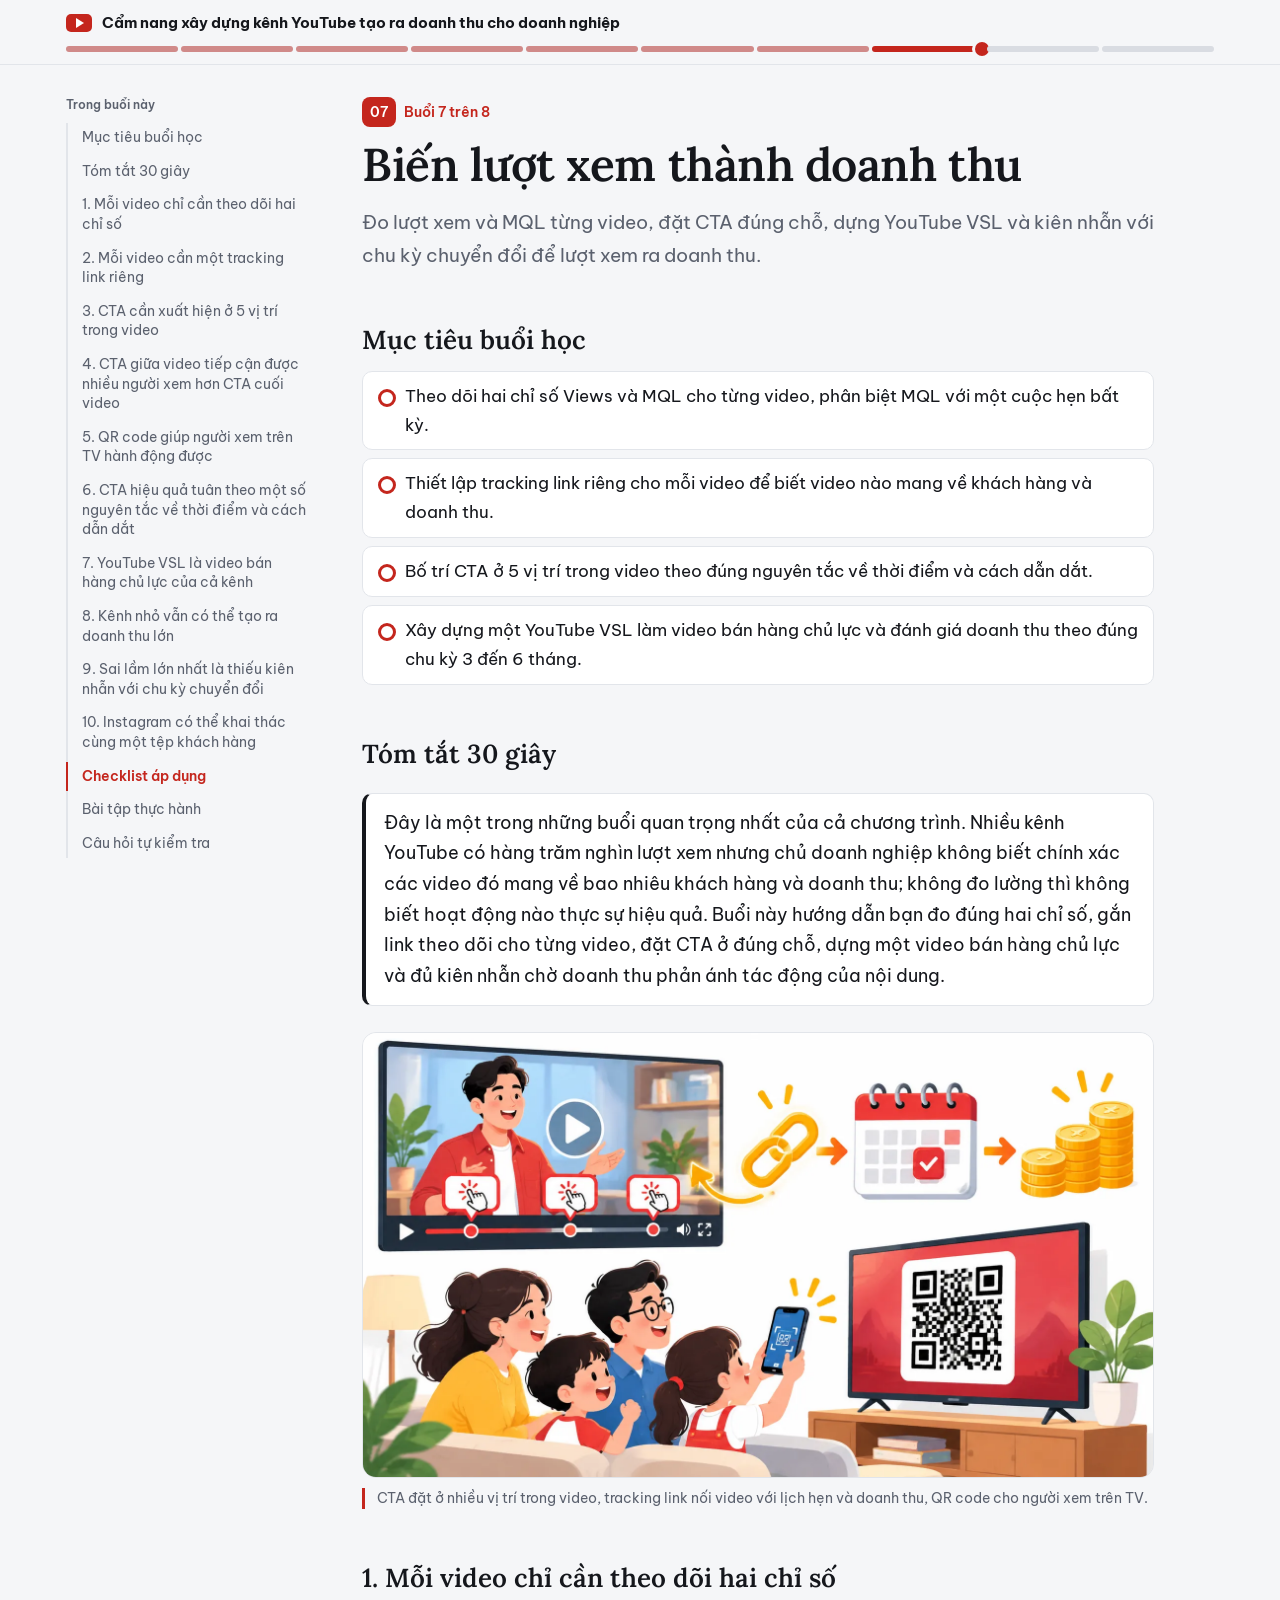
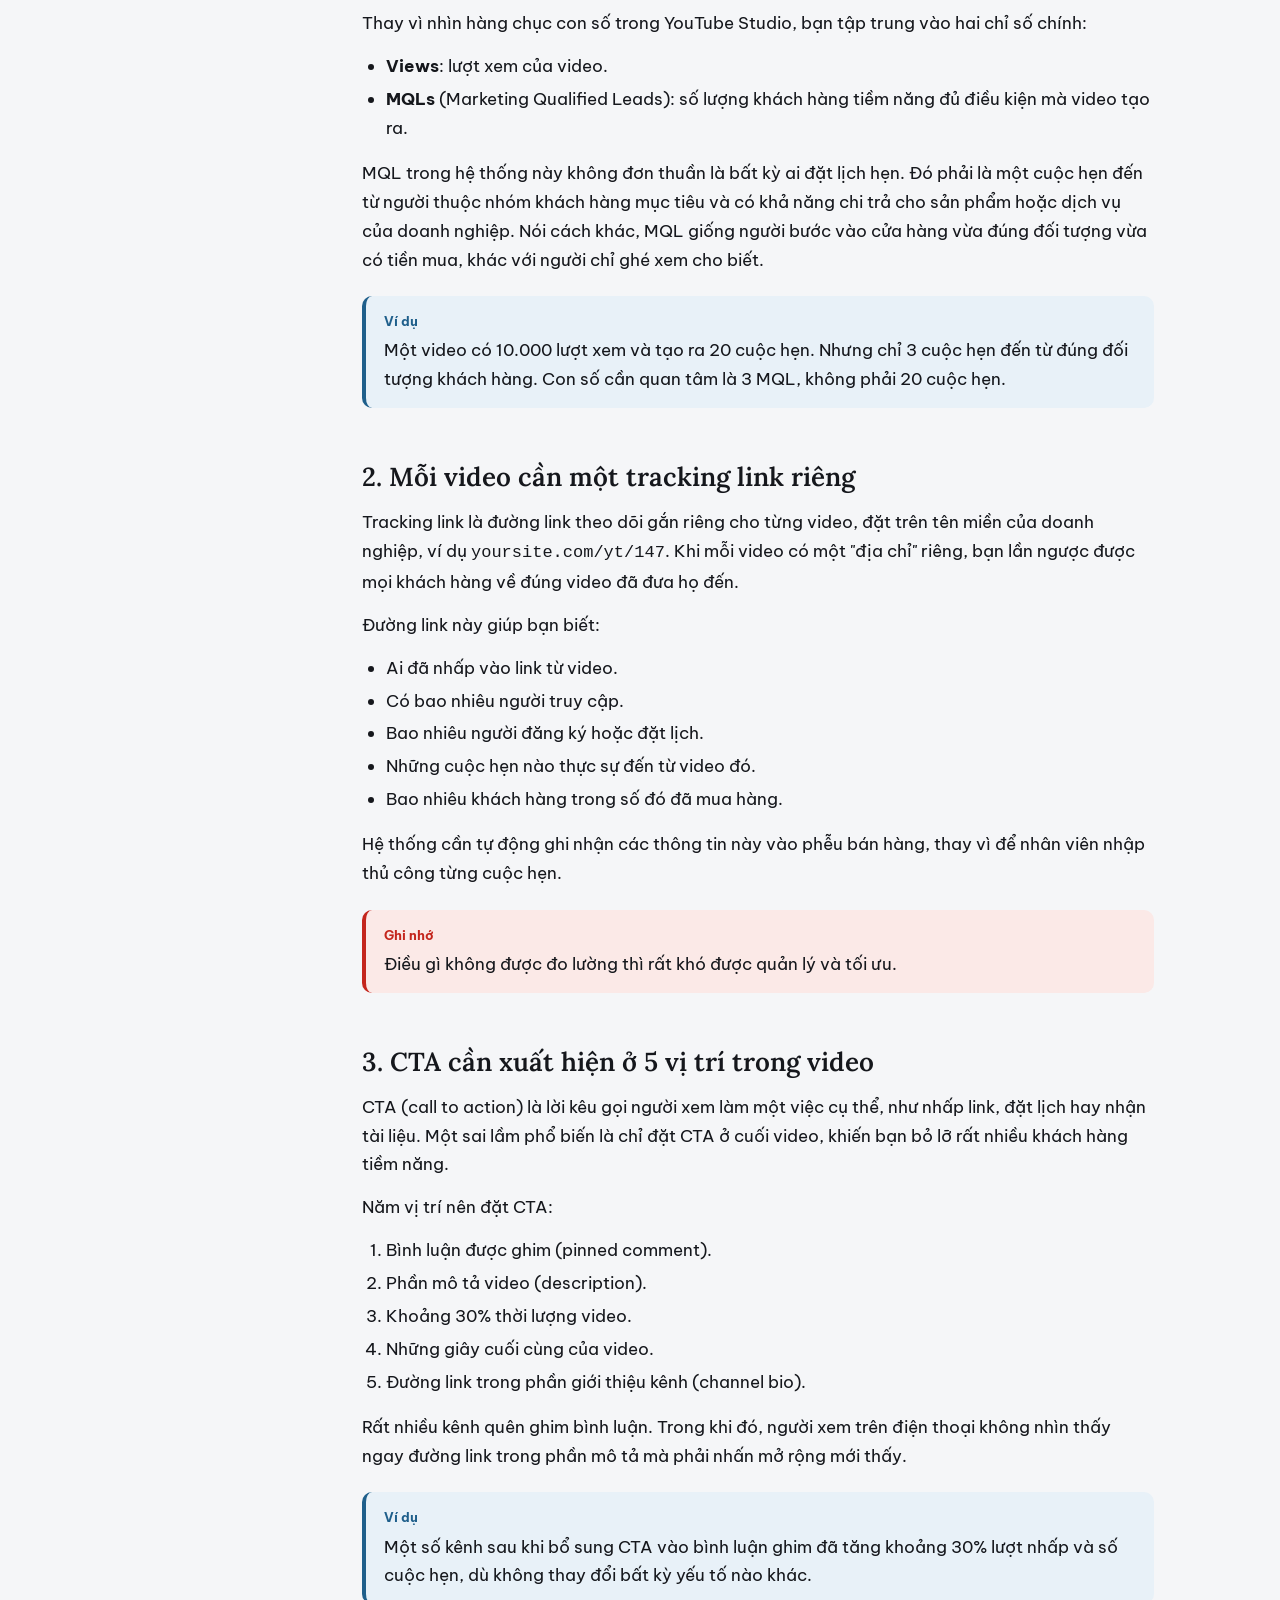
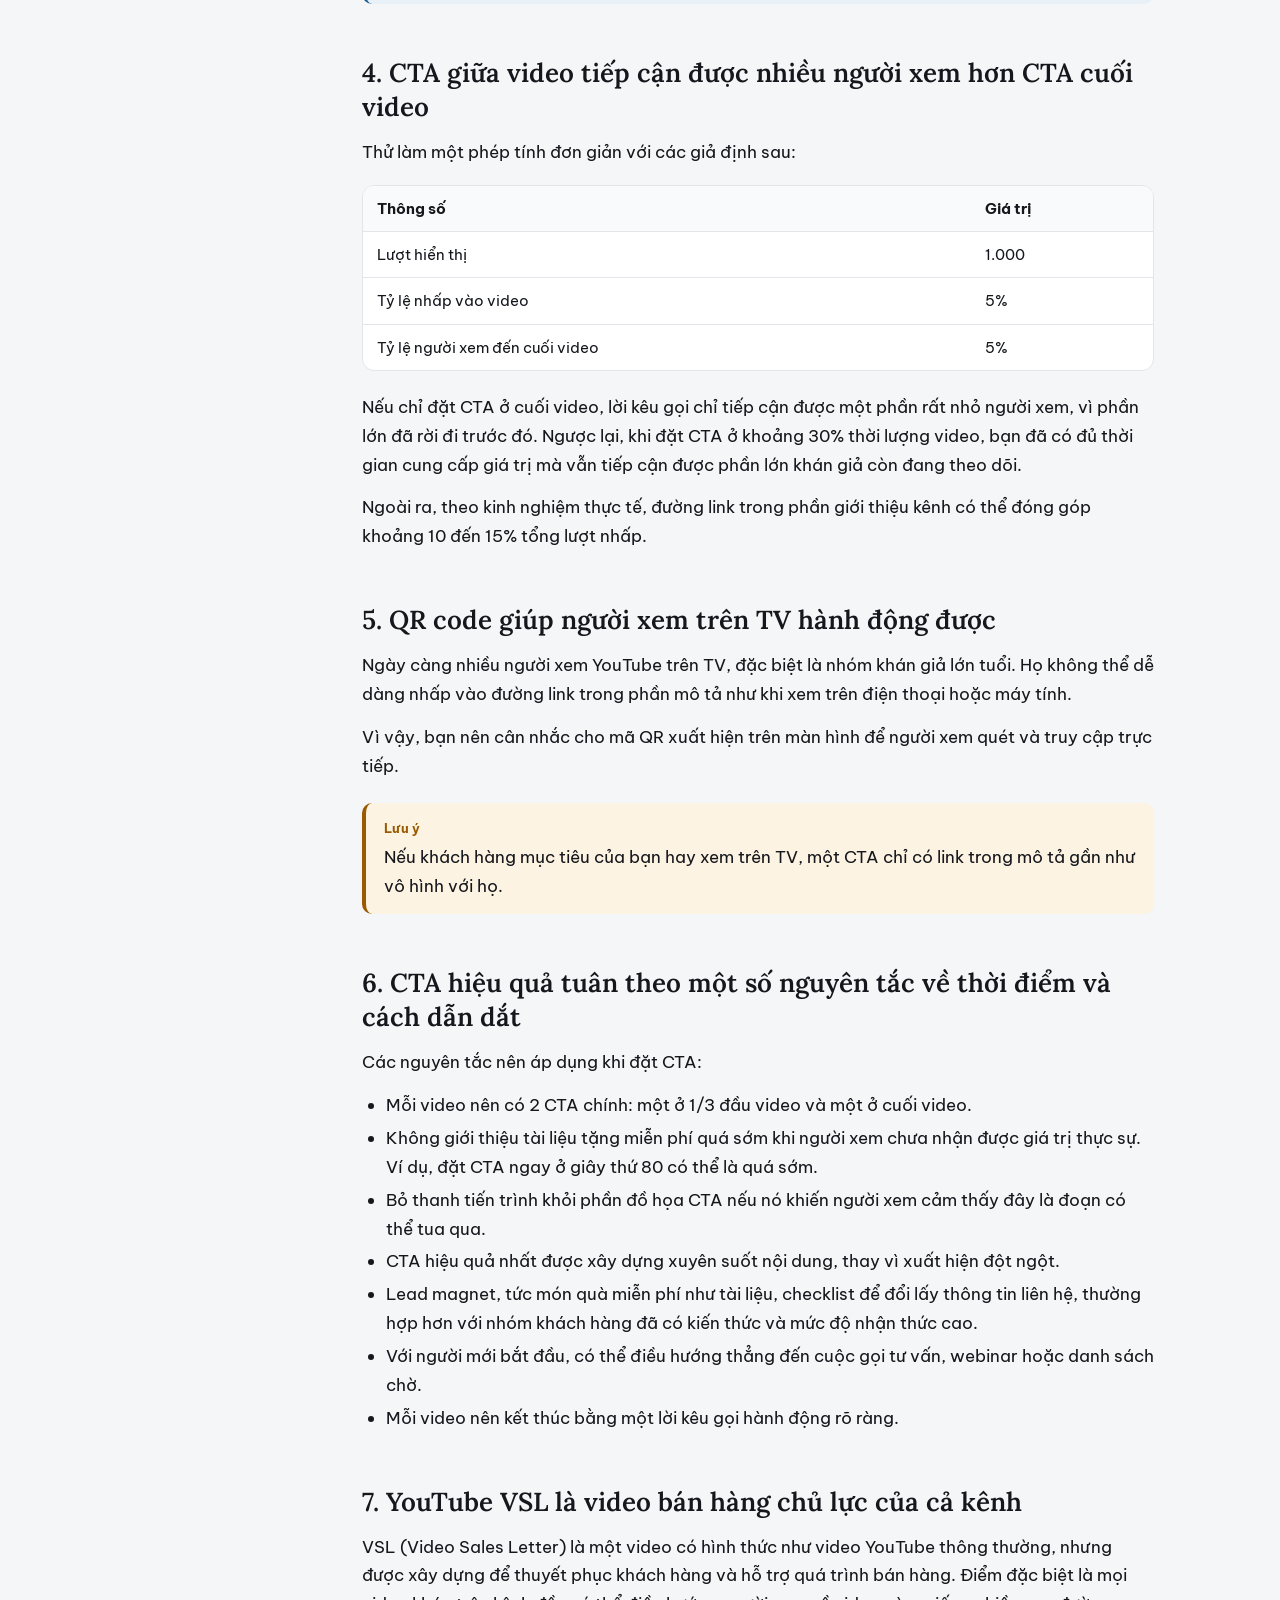
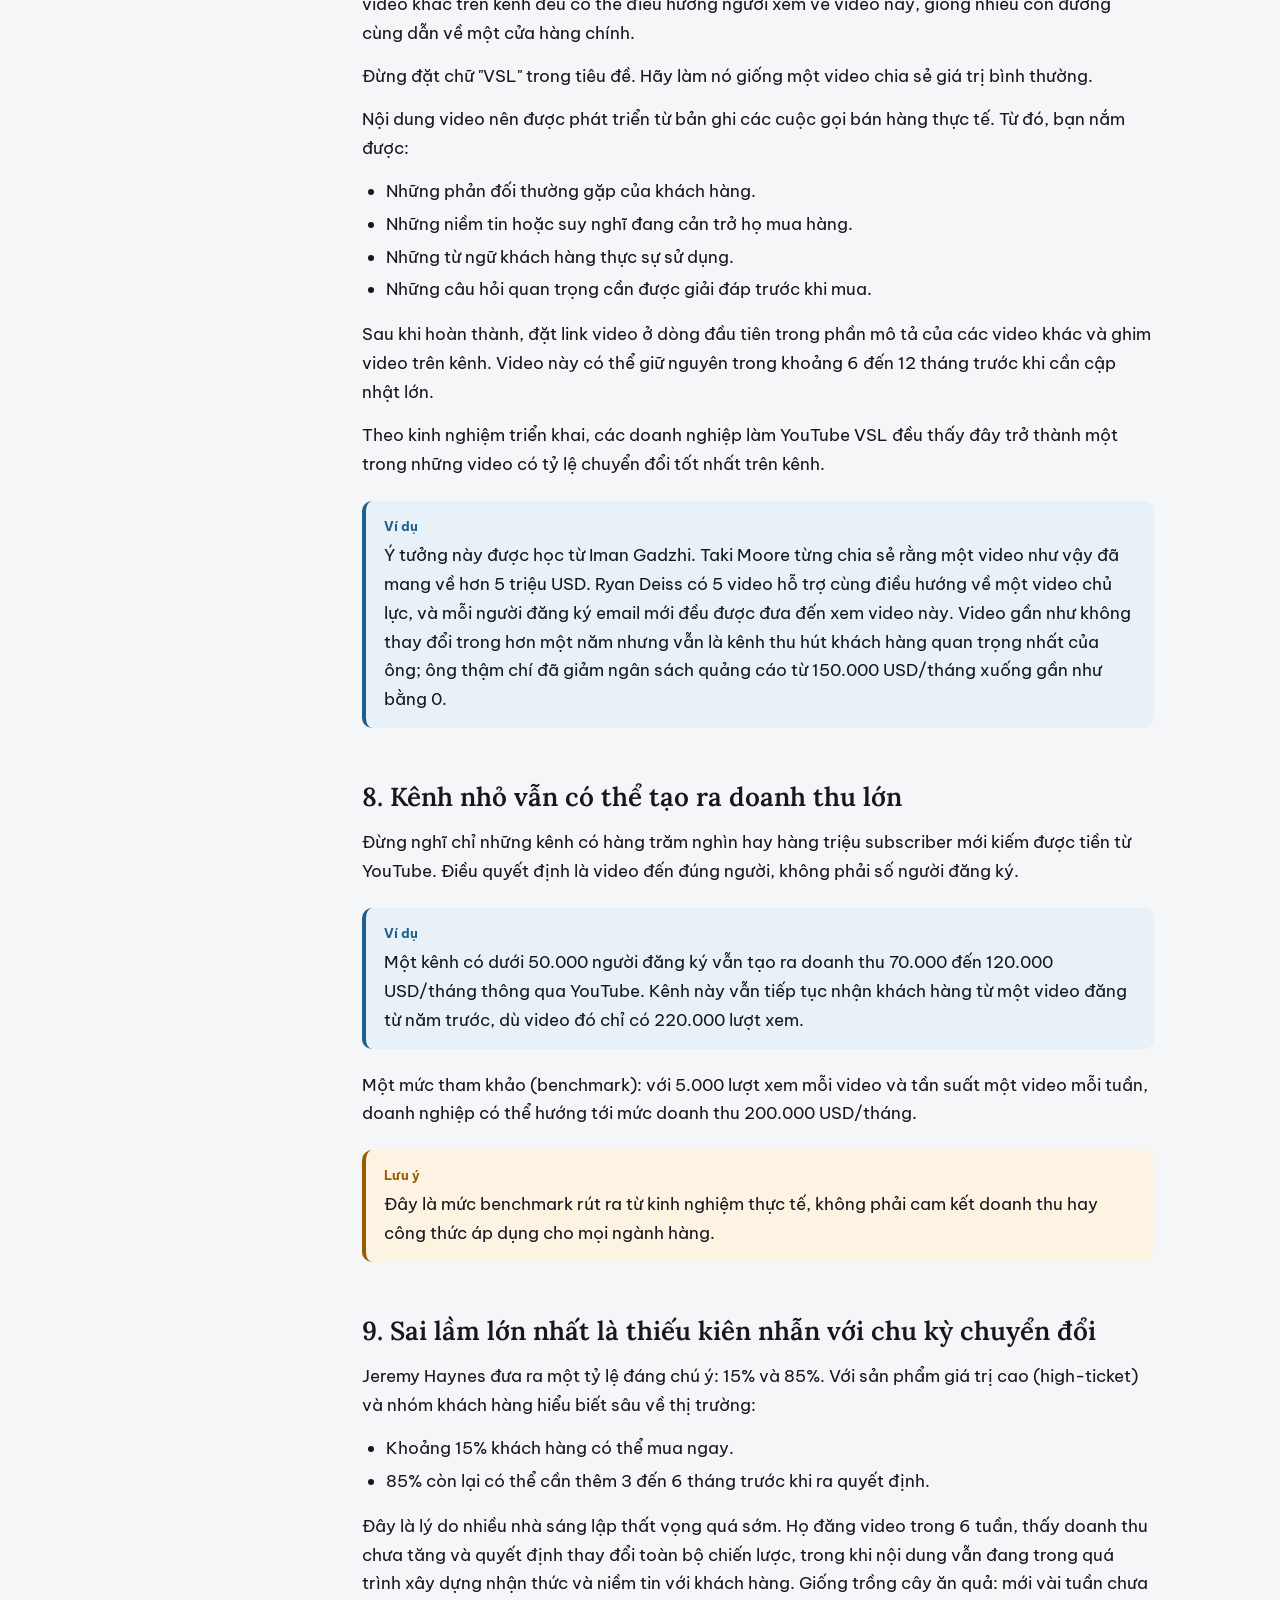
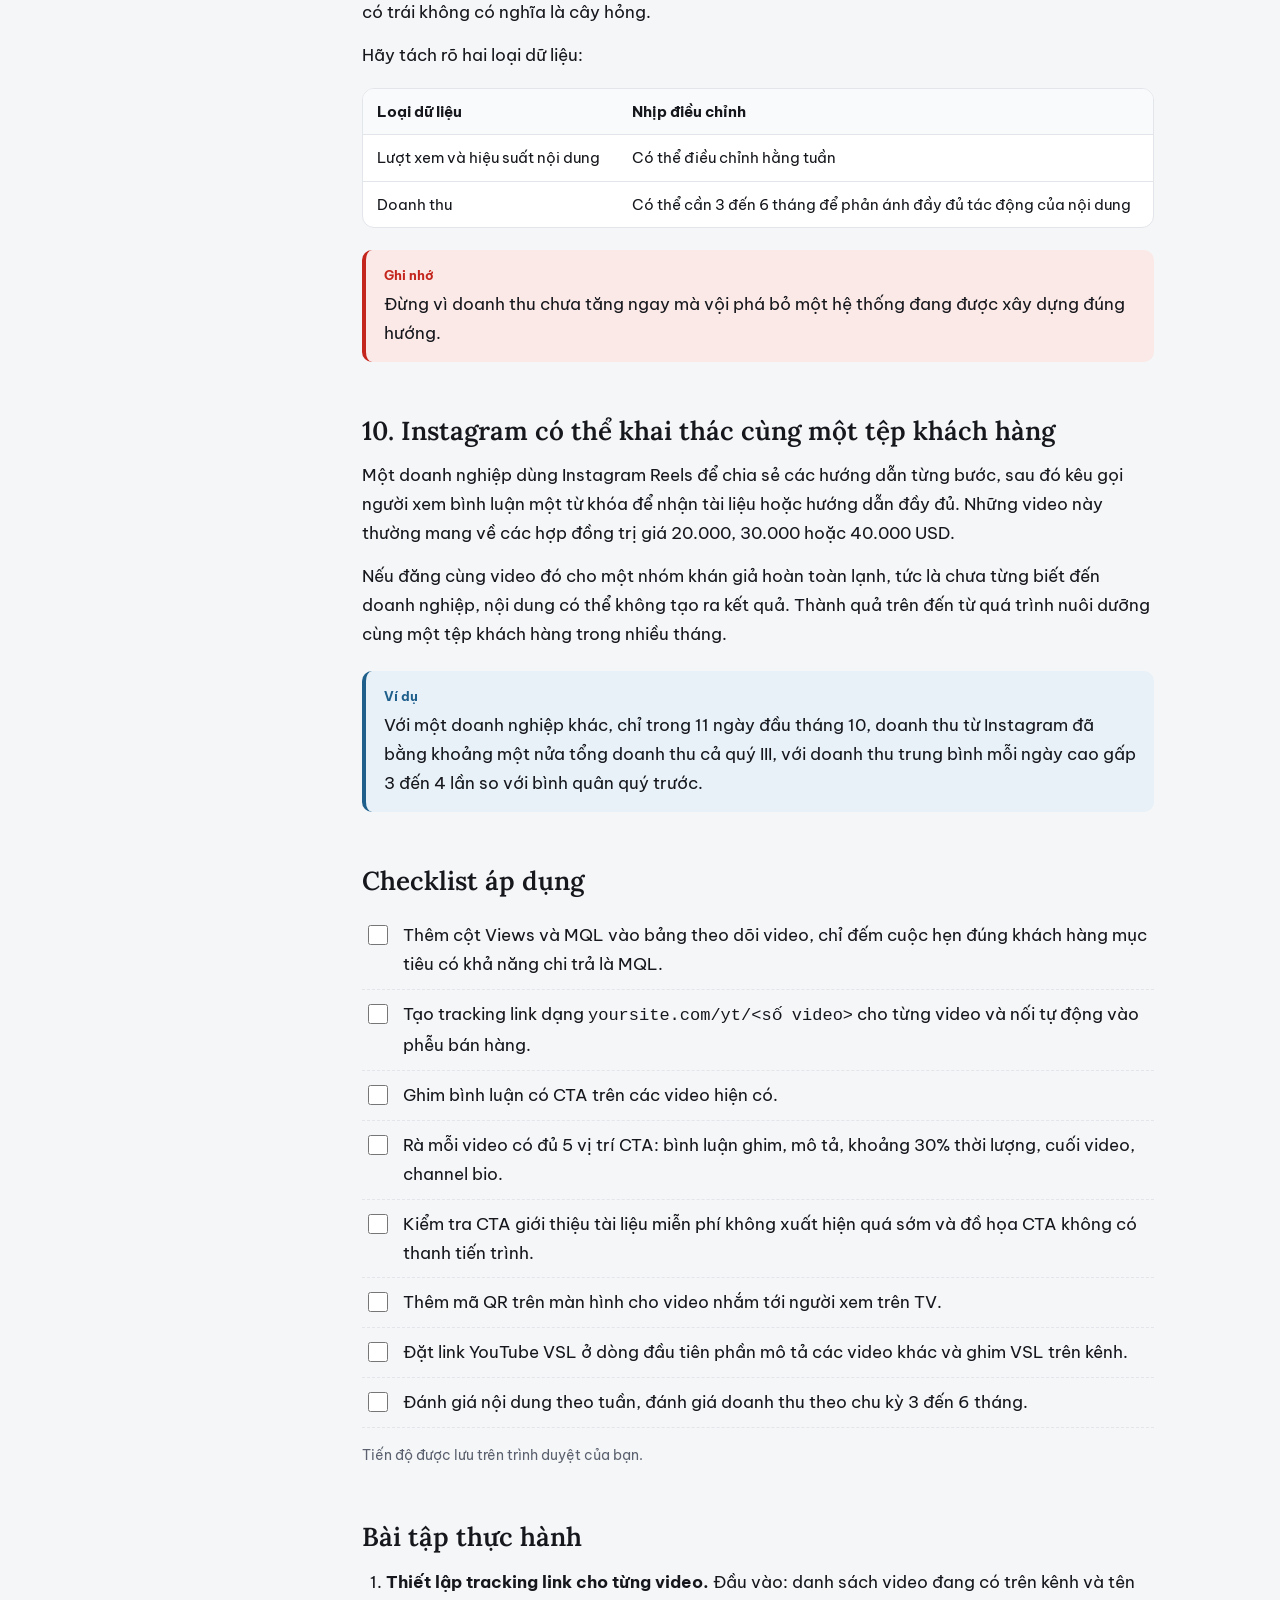
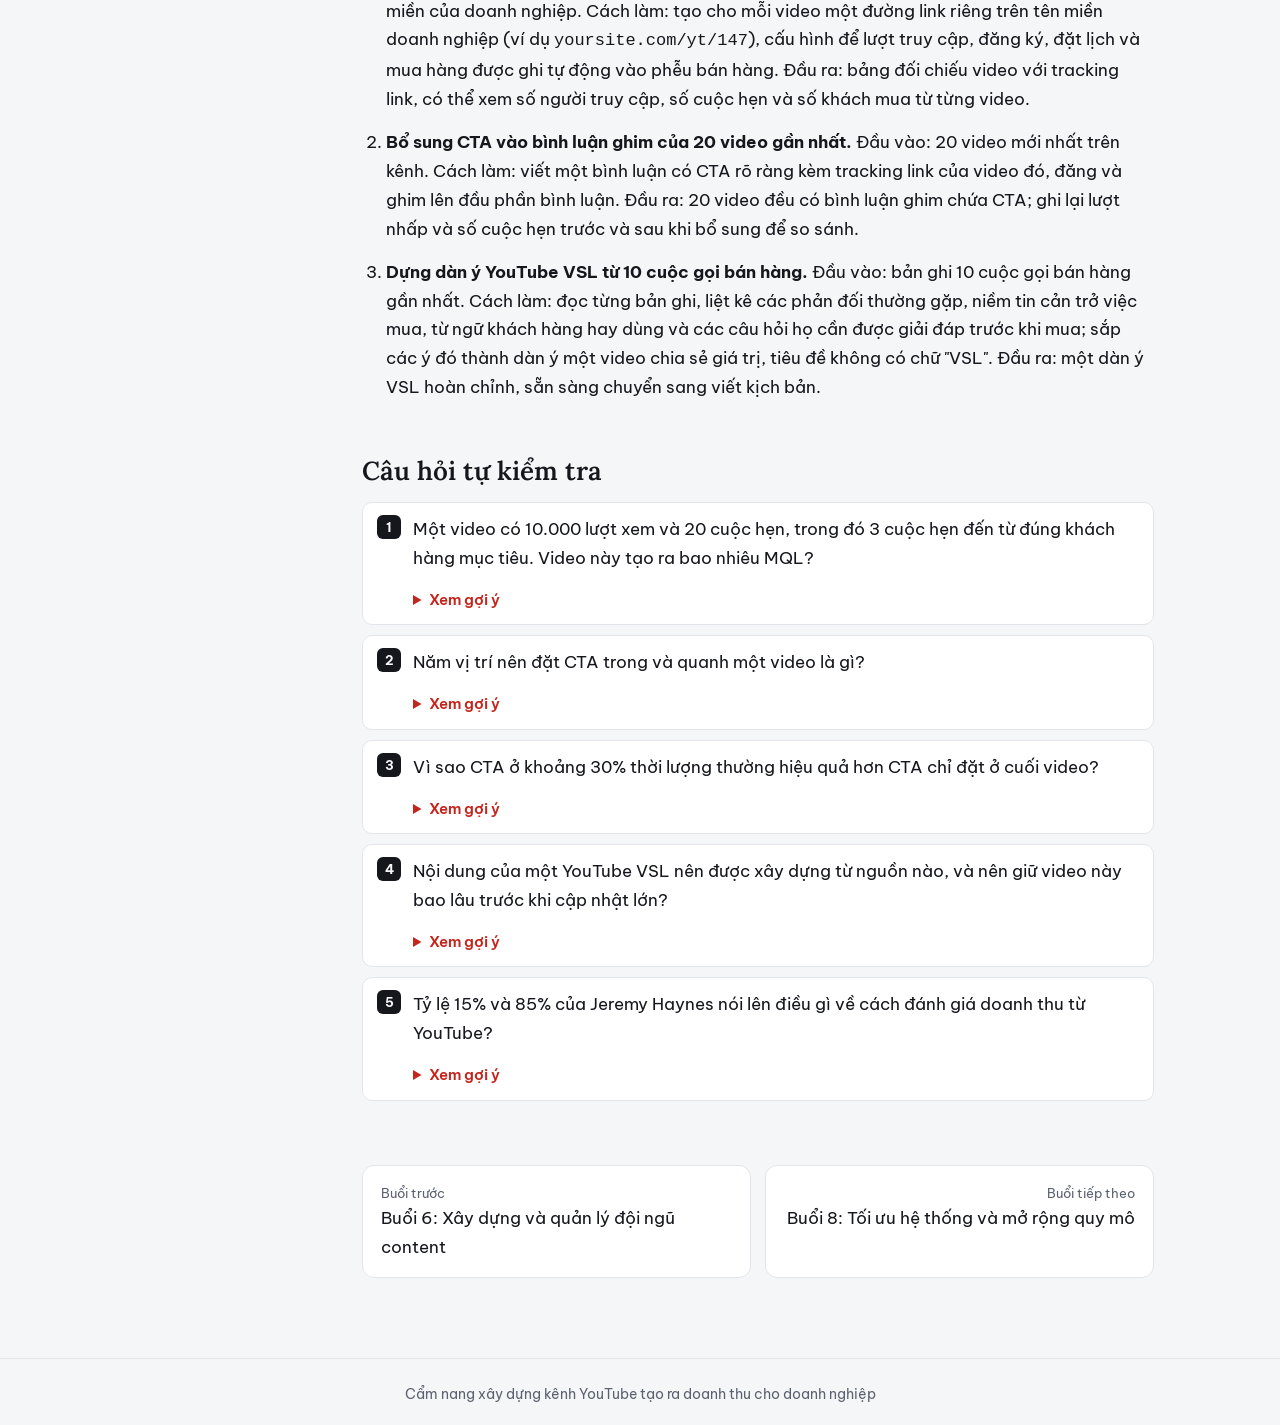
<file: buoi-07.html>
<!doctype html>
<html lang="vi">
<head>
<meta charset="utf-8">
<meta name="viewport" content="width=device-width, initial-scale=1">
<title>Buổi 7: Biến lượt xem thành doanh thu | Cẩm nang xây dựng kênh YouTube tạo ra doanh thu cho doanh nghiệp</title>
<meta name="description" content="Đo lượt xem và MQL từng video, đặt CTA đúng chỗ, dựng YouTube VSL và kiên nhẫn với chu kỳ chuyển đổi để lượt xem ra doanh thu.">
<meta property="og:title" content="Buổi 7: Biến lượt xem thành doanh thu | Cẩm nang xây dựng kênh YouTube tạo ra doanh thu cho doanh nghiệp">
<meta property="og:description" content="Đo lượt xem và MQL từng video, đặt CTA đúng chỗ, dựng YouTube VSL và kiên nhẫn với chu kỳ chuyển đổi để lượt xem ra doanh thu.">
<link rel="preconnect" href="https://fonts.googleapis.com"><link rel="preconnect" href="https://fonts.gstatic.com" crossorigin><link href="https://fonts.googleapis.com/css2?family=Be+Vietnam+Pro:wght@400;500;600;700&family=Lora:wght@500;600&display=swap&subset=vietnamese" rel="stylesheet">
<link rel="stylesheet" href="assets/style.css">
</head>
<body>
<header class="top"><div class="top-inner">
<a class="brand" href="index.html"><span class="play" aria-hidden="true"></span>Cẩm nang xây dựng kênh YouTube tạo ra doanh thu cho doanh nghiệp</a>
<nav class="chapters" aria-label="Các buổi học"><a href="index.html" class="done" aria-label="Trang chủ"><span>Trang chủ</span></a><a href="buoi-01.html" class="done" aria-label="Buổi 1: Xác định đúng đối tượng khách hàng"><span>Buổi 1: Xác định đúng đối tượng khách hàng</span></a><a href="buoi-02.html" class="done" aria-label="Buổi 2: Chiến lược nội dung: nên đăng những gì"><span>Buổi 2: Chiến lược nội dung: nên đăng những gì</span></a><a href="buoi-03.html" class="done" aria-label="Buổi 3: Đóng gói video bằng tiêu đề và thumbnail"><span>Buổi 3: Đóng gói video bằng tiêu đề và thumbnail</span></a><a href="buoi-04.html" class="done" aria-label="Buổi 4: Viết kịch bản và hook giữ chân người xem"><span>Buổi 4: Viết kịch bản và hook giữ chân người xem</span></a><a href="buoi-05.html" class="done" aria-label="Buổi 5: Dựng video và tối ưu trải nghiệm"><span>Buổi 5: Dựng video và tối ưu trải nghiệm</span></a><a href="buoi-06.html" class="done" aria-label="Buổi 6: Xây dựng và quản lý đội ngũ content"><span>Buổi 6: Xây dựng và quản lý đội ngũ content</span></a><a href="buoi-07.html" class="current" aria-label="Buổi 7: Biến lượt xem thành doanh thu" aria-current=page><span>Buổi 7: Biến lượt xem thành doanh thu</span></a><a href="buoi-08.html" class="" aria-label="Buổi 8: Tối ưu hệ thống và mở rộng quy mô"><span>Buổi 8: Tối ưu hệ thống và mở rộng quy mô</span></a><a href="ket-luan.html" class="" aria-label="Kết luận"><span>Kết luận</span></a></nav>
</div></header>
<div class="layout"><aside class="toc" aria-label="Mục lục"><h2>Trong buổi này</h2><ol><li><a href="#muc-tieu-buoi-hoc">Mục tiêu buổi học</a></li><li><a href="#tom-tat-30-giay">Tóm tắt 30 giây</a></li><li><a href="#1-moi-video-chi-can-theo-doi-hai-chi-so">1. Mỗi video chỉ cần theo dõi hai chỉ số</a></li><li><a href="#2-moi-video-can-mot-tracking-link-rieng">2. Mỗi video cần một tracking link riêng</a></li><li><a href="#3-cta-can-xuat-hien-o-5-vi-tri-trong-video">3. CTA cần xuất hiện ở 5 vị trí trong video</a></li><li><a href="#4-cta-giua-video-tiep-can-duoc-nhieu-nguoi-xem-hon-cta-cuoi-">4. CTA giữa video tiếp cận được nhiều người xem hơn CTA cuối video</a></li><li><a href="#5-qr-code-giup-nguoi-xem-tren-tv-hanh-dong-duoc">5. QR code giúp người xem trên TV hành động được</a></li><li><a href="#6-cta-hieu-qua-tuan-theo-mot-so-nguyen-tac-ve-thoi-diem-va-c">6. CTA hiệu quả tuân theo một số nguyên tắc về thời điểm và cách dẫn dắt</a></li><li><a href="#7-youtube-vsl-la-video-ban-hang-chu-luc-cua-ca-kenh">7. YouTube VSL là video bán hàng chủ lực của cả kênh</a></li><li><a href="#8-kenh-nho-van-co-the-tao-ra-doanh-thu-lon">8. Kênh nhỏ vẫn có thể tạo ra doanh thu lớn</a></li><li><a href="#9-sai-lam-lon-nhat-la-thieu-kien-nhan-voi-chu-ky-chuyen-doi">9. Sai lầm lớn nhất là thiếu kiên nhẫn với chu kỳ chuyển đổi</a></li><li><a href="#10-instagram-co-the-khai-thac-cung-mot-tep-khach-hang">10. Instagram có thể khai thác cùng một tệp khách hàng</a></li><li><a href="#checklist-ap-dung">Checklist áp dụng</a></li><li><a href="#bai-tap-thuc-hanh">Bài tập thực hành</a></li><li><a href="#cau-hoi-tu-kiem-tra">Câu hỏi tự kiểm tra</a></li></ol></aside><main><div class="lesson-head"><p class="kicker"><span class="num">07</span>Buổi 7 trên 8</p><h1>Biến lượt xem thành doanh thu</h1><p class="lede">Đo lượt xem và MQL từng video, đặt CTA đúng chỗ, dựng YouTube VSL và kiên nhẫn với chu kỳ chuyển đổi để lượt xem ra doanh thu.</p></div><h2 id="muc-tieu-buoi-hoc">Mục tiêu buổi học</h2>
<ul class="goals">
<li>Theo dõi hai chỉ số Views và MQL cho từng video, phân biệt MQL với một cuộc hẹn bất kỳ.</li>
<li>Thiết lập tracking link riêng cho mỗi video để biết video nào mang về khách hàng và doanh thu.</li>
<li>Bố trí CTA ở 5 vị trí trong video theo đúng nguyên tắc về thời điểm và cách dẫn dắt.</li>
<li>Xây dựng một YouTube VSL làm video bán hàng chủ lực và đánh giá doanh thu theo đúng chu kỳ 3 đến 6 tháng.</li>
</ul>
<h2 id="tom-tat-30-giay">Tóm tắt 30 giây</h2>
<blockquote class="callout-tom-tat">
<p>Đây là một trong những buổi quan trọng nhất của cả chương trình. Nhiều kênh YouTube có hàng trăm nghìn lượt xem nhưng chủ doanh nghiệp không biết chính xác các video đó mang về bao nhiêu khách hàng và doanh thu; không đo lường thì không biết hoạt động nào thực sự hiệu quả. Buổi này hướng dẫn bạn đo đúng hai chỉ số, gắn link theo dõi cho từng video, đặt CTA ở đúng chỗ, dựng một video bán hàng chủ lực và đủ kiên nhẫn chờ doanh thu phản ánh tác động của nội dung.</p>
</blockquote>
<figure class="illus"><img src="assets/img/buoi-07.webp" alt="CTA đặt ở nhiều vị trí trong video, tracking link nối video với lịch hẹn và doanh thu, QR code cho người xem trên TV." width="1600" height="900" loading="lazy" decoding="async"><figcaption>CTA đặt ở nhiều vị trí trong video, tracking link nối video với lịch hẹn và doanh thu, QR code cho người xem trên TV.</figcaption></figure><h2 id="1-moi-video-chi-can-theo-doi-hai-chi-so">1. Mỗi video chỉ cần theo dõi hai chỉ số</h2>
<p>Thay vì nhìn hàng chục con số trong YouTube Studio, bạn tập trung vào hai chỉ số chính:</p>
<ul>
<li><strong>Views</strong>: lượt xem của video.</li>
<li><strong>MQLs</strong> (Marketing Qualified Leads): số lượng khách hàng tiềm năng đủ điều kiện mà video tạo ra.</li>
</ul>
<p>MQL trong hệ thống này không đơn thuần là bất kỳ ai đặt lịch hẹn. Đó phải là một cuộc hẹn đến từ người thuộc nhóm khách hàng mục tiêu và có khả năng chi trả cho sản phẩm hoặc dịch vụ của doanh nghiệp. Nói cách khác, MQL giống người bước vào cửa hàng vừa đúng đối tượng vừa có tiền mua, khác với người chỉ ghé xem cho biết.</p>
<blockquote class="callout-vi-du"><p><span class="callout-label">Ví dụ</span>Một video có 10.000 lượt xem và tạo ra 20 cuộc hẹn. Nhưng chỉ 3 cuộc hẹn đến từ đúng đối tượng khách hàng. Con số cần quan tâm là 3 MQL, không phải 20 cuộc hẹn.</p>
</blockquote>
<h2 id="2-moi-video-can-mot-tracking-link-rieng">2. Mỗi video cần một tracking link riêng</h2>
<p>Tracking link là đường link theo dõi gắn riêng cho từng video, đặt trên tên miền của doanh nghiệp, ví dụ <code>yoursite.com/yt/147</code>. Khi mỗi video có một "địa chỉ" riêng, bạn lần ngược được mọi khách hàng về đúng video đã đưa họ đến.</p>
<p>Đường link này giúp bạn biết:</p>
<ul>
<li>Ai đã nhấp vào link từ video.</li>
<li>Có bao nhiêu người truy cập.</li>
<li>Bao nhiêu người đăng ký hoặc đặt lịch.</li>
<li>Những cuộc hẹn nào thực sự đến từ video đó.</li>
<li>Bao nhiêu khách hàng trong số đó đã mua hàng.</li>
</ul>
<p>Hệ thống cần tự động ghi nhận các thông tin này vào phễu bán hàng, thay vì để nhân viên nhập thủ công từng cuộc hẹn.</p>
<blockquote class="callout-ghi-nho"><p><span class="callout-label">Ghi nhớ</span>Điều gì không được đo lường thì rất khó được quản lý và tối ưu.</p>
</blockquote>
<h2 id="3-cta-can-xuat-hien-o-5-vi-tri-trong-video">3. CTA cần xuất hiện ở 5 vị trí trong video</h2>
<p>CTA (call to action) là lời kêu gọi người xem làm một việc cụ thể, như nhấp link, đặt lịch hay nhận tài liệu. Một sai lầm phổ biến là chỉ đặt CTA ở cuối video, khiến bạn bỏ lỡ rất nhiều khách hàng tiềm năng.</p>
<p>Năm vị trí nên đặt CTA:</p>
<ol>
<li>Bình luận được ghim (pinned comment).</li>
<li>Phần mô tả video (description).</li>
<li>Khoảng 30% thời lượng video.</li>
<li>Những giây cuối cùng của video.</li>
<li>Đường link trong phần giới thiệu kênh (channel bio).</li>
</ol>
<p>Rất nhiều kênh quên ghim bình luận. Trong khi đó, người xem trên điện thoại không nhìn thấy ngay đường link trong phần mô tả mà phải nhấn mở rộng mới thấy.</p>
<blockquote class="callout-vi-du"><p><span class="callout-label">Ví dụ</span>Một số kênh sau khi bổ sung CTA vào bình luận ghim đã tăng khoảng 30% lượt nhấp và số cuộc hẹn, dù không thay đổi bất kỳ yếu tố nào khác.</p>
</blockquote>
<h2 id="4-cta-giua-video-tiep-can-duoc-nhieu-nguoi-xem-hon-cta-cuoi-">4. CTA giữa video tiếp cận được nhiều người xem hơn CTA cuối video</h2>
<p>Thử làm một phép tính đơn giản với các giả định sau:</p>
<div class="table-wrap"><table>
<thead>
<tr>
<th>Thông số</th>
<th>Giá trị</th>
</tr>
</thead>
<tbody>
<tr>
<td>Lượt hiển thị</td>
<td>1.000</td>
</tr>
<tr>
<td>Tỷ lệ nhấp vào video</td>
<td>5%</td>
</tr>
<tr>
<td>Tỷ lệ người xem đến cuối video</td>
<td>5%</td>
</tr>
</tbody>
</table></div>
<p>Nếu chỉ đặt CTA ở cuối video, lời kêu gọi chỉ tiếp cận được một phần rất nhỏ người xem, vì phần lớn đã rời đi trước đó. Ngược lại, khi đặt CTA ở khoảng 30% thời lượng video, bạn đã có đủ thời gian cung cấp giá trị mà vẫn tiếp cận được phần lớn khán giả còn đang theo dõi.</p>
<p>Ngoài ra, theo kinh nghiệm thực tế, đường link trong phần giới thiệu kênh có thể đóng góp khoảng 10 đến 15% tổng lượt nhấp.</p>
<h2 id="5-qr-code-giup-nguoi-xem-tren-tv-hanh-dong-duoc">5. QR code giúp người xem trên TV hành động được</h2>
<p>Ngày càng nhiều người xem YouTube trên TV, đặc biệt là nhóm khán giả lớn tuổi. Họ không thể dễ dàng nhấp vào đường link trong phần mô tả như khi xem trên điện thoại hoặc máy tính.</p>
<p>Vì vậy, bạn nên cân nhắc cho mã QR xuất hiện trên màn hình để người xem quét và truy cập trực tiếp.</p>
<blockquote class="callout-luu-y"><p><span class="callout-label">Lưu ý</span>Nếu khách hàng mục tiêu của bạn hay xem trên TV, một CTA chỉ có link trong mô tả gần như vô hình với họ.</p>
</blockquote>
<h2 id="6-cta-hieu-qua-tuan-theo-mot-so-nguyen-tac-ve-thoi-diem-va-c">6. CTA hiệu quả tuân theo một số nguyên tắc về thời điểm và cách dẫn dắt</h2>
<p>Các nguyên tắc nên áp dụng khi đặt CTA:</p>
<ul>
<li>Mỗi video nên có 2 CTA chính: một ở 1/3 đầu video và một ở cuối video.</li>
<li>Không giới thiệu tài liệu tặng miễn phí quá sớm khi người xem chưa nhận được giá trị thực sự. Ví dụ, đặt CTA ngay ở giây thứ 80 có thể là quá sớm.</li>
<li>Bỏ thanh tiến trình khỏi phần đồ họa CTA nếu nó khiến người xem cảm thấy đây là đoạn có thể tua qua.</li>
<li>CTA hiệu quả nhất được xây dựng xuyên suốt nội dung, thay vì xuất hiện đột ngột.</li>
<li>Lead magnet, tức món quà miễn phí như tài liệu, checklist để đổi lấy thông tin liên hệ, thường hợp hơn với nhóm khách hàng đã có kiến thức và mức độ nhận thức cao.</li>
<li>Với người mới bắt đầu, có thể điều hướng thẳng đến cuộc gọi tư vấn, webinar hoặc danh sách chờ.</li>
<li>Mỗi video nên kết thúc bằng một lời kêu gọi hành động rõ ràng.</li>
</ul>
<h2 id="7-youtube-vsl-la-video-ban-hang-chu-luc-cua-ca-kenh">7. YouTube VSL là video bán hàng chủ lực của cả kênh</h2>
<p>VSL (Video Sales Letter) là một video có hình thức như video YouTube thông thường, nhưng được xây dựng để thuyết phục khách hàng và hỗ trợ quá trình bán hàng. Điểm đặc biệt là mọi video khác trên kênh đều có thể điều hướng người xem về video này, giống nhiều con đường cùng dẫn về một cửa hàng chính.</p>
<p>Đừng đặt chữ "VSL" trong tiêu đề. Hãy làm nó giống một video chia sẻ giá trị bình thường.</p>
<p>Nội dung video nên được phát triển từ bản ghi các cuộc gọi bán hàng thực tế. Từ đó, bạn nắm được:</p>
<ul>
<li>Những phản đối thường gặp của khách hàng.</li>
<li>Những niềm tin hoặc suy nghĩ đang cản trở họ mua hàng.</li>
<li>Những từ ngữ khách hàng thực sự sử dụng.</li>
<li>Những câu hỏi quan trọng cần được giải đáp trước khi mua.</li>
</ul>
<p>Sau khi hoàn thành, đặt link video ở dòng đầu tiên trong phần mô tả của các video khác và ghim video trên kênh. Video này có thể giữ nguyên trong khoảng 6 đến 12 tháng trước khi cần cập nhật lớn.</p>
<p>Theo kinh nghiệm triển khai, các doanh nghiệp làm YouTube VSL đều thấy đây trở thành một trong những video có tỷ lệ chuyển đổi tốt nhất trên kênh.</p>
<blockquote class="callout-vi-du"><p><span class="callout-label">Ví dụ</span>Ý tưởng này được học từ Iman Gadzhi. Taki Moore từng chia sẻ rằng một video như vậy đã mang về hơn 5 triệu USD. Ryan Deiss có 5 video hỗ trợ cùng điều hướng về một video chủ lực, và mỗi người đăng ký email mới đều được đưa đến xem video này. Video gần như không thay đổi trong hơn một năm nhưng vẫn là kênh thu hút khách hàng quan trọng nhất của ông; ông thậm chí đã giảm ngân sách quảng cáo từ 150.000 USD/tháng xuống gần như bằng 0.</p>
</blockquote>
<h2 id="8-kenh-nho-van-co-the-tao-ra-doanh-thu-lon">8. Kênh nhỏ vẫn có thể tạo ra doanh thu lớn</h2>
<p>Đừng nghĩ chỉ những kênh có hàng trăm nghìn hay hàng triệu subscriber mới kiếm được tiền từ YouTube. Điều quyết định là video đến đúng người, không phải số người đăng ký.</p>
<blockquote class="callout-vi-du"><p><span class="callout-label">Ví dụ</span>Một kênh có dưới 50.000 người đăng ký vẫn tạo ra doanh thu 70.000 đến 120.000 USD/tháng thông qua YouTube. Kênh này vẫn tiếp tục nhận khách hàng từ một video đăng từ năm trước, dù video đó chỉ có 220.000 lượt xem.</p>
</blockquote>
<p>Một mức tham khảo (benchmark): với 5.000 lượt xem mỗi video và tần suất một video mỗi tuần, doanh nghiệp có thể hướng tới mức doanh thu 200.000 USD/tháng.</p>
<blockquote class="callout-luu-y"><p><span class="callout-label">Lưu ý</span>Đây là mức benchmark rút ra từ kinh nghiệm thực tế, không phải cam kết doanh thu hay công thức áp dụng cho mọi ngành hàng.</p>
</blockquote>
<h2 id="9-sai-lam-lon-nhat-la-thieu-kien-nhan-voi-chu-ky-chuyen-doi">9. Sai lầm lớn nhất là thiếu kiên nhẫn với chu kỳ chuyển đổi</h2>
<p>Jeremy Haynes đưa ra một tỷ lệ đáng chú ý: 15% và 85%. Với sản phẩm giá trị cao (high-ticket) và nhóm khách hàng hiểu biết sâu về thị trường:</p>
<ul>
<li>Khoảng 15% khách hàng có thể mua ngay.</li>
<li>85% còn lại có thể cần thêm 3 đến 6 tháng trước khi ra quyết định.</li>
</ul>
<p>Đây là lý do nhiều nhà sáng lập thất vọng quá sớm. Họ đăng video trong 6 tuần, thấy doanh thu chưa tăng và quyết định thay đổi toàn bộ chiến lược, trong khi nội dung vẫn đang trong quá trình xây dựng nhận thức và niềm tin với khách hàng. Giống trồng cây ăn quả: mới vài tuần chưa có trái không có nghĩa là cây hỏng.</p>
<p>Hãy tách rõ hai loại dữ liệu:</p>
<div class="table-wrap"><table>
<thead>
<tr>
<th>Loại dữ liệu</th>
<th>Nhịp điều chỉnh</th>
</tr>
</thead>
<tbody>
<tr>
<td>Lượt xem và hiệu suất nội dung</td>
<td>Có thể điều chỉnh hằng tuần</td>
</tr>
<tr>
<td>Doanh thu</td>
<td>Có thể cần 3 đến 6 tháng để phản ánh đầy đủ tác động của nội dung</td>
</tr>
</tbody>
</table></div>
<blockquote class="callout-ghi-nho"><p><span class="callout-label">Ghi nhớ</span>Đừng vì doanh thu chưa tăng ngay mà vội phá bỏ một hệ thống đang được xây dựng đúng hướng.</p>
</blockquote>
<h2 id="10-instagram-co-the-khai-thac-cung-mot-tep-khach-hang">10. Instagram có thể khai thác cùng một tệp khách hàng</h2>
<p>Một doanh nghiệp dùng Instagram Reels để chia sẻ các hướng dẫn từng bước, sau đó kêu gọi người xem bình luận một từ khóa để nhận tài liệu hoặc hướng dẫn đầy đủ. Những video này thường mang về các hợp đồng trị giá 20.000, 30.000 hoặc 40.000 USD.</p>
<p>Nếu đăng cùng video đó cho một nhóm khán giả hoàn toàn lạnh, tức là chưa từng biết đến doanh nghiệp, nội dung có thể không tạo ra kết quả. Thành quả trên đến từ quá trình nuôi dưỡng cùng một tệp khách hàng trong nhiều tháng.</p>
<blockquote class="callout-vi-du"><p><span class="callout-label">Ví dụ</span>Với một doanh nghiệp khác, chỉ trong 11 ngày đầu tháng 10, doanh thu từ Instagram đã bằng khoảng một nửa tổng doanh thu cả quý III, với doanh thu trung bình mỗi ngày cao gấp 3 đến 4 lần so với bình quân quý trước.</p>
</blockquote>
<h2 id="checklist-ap-dung">Checklist áp dụng</h2>
<ul class="checklist">
<li><label><input type="checkbox" data-key="buoi-07-1"><span>Thêm cột Views và MQL vào bảng theo dõi video, chỉ đếm cuộc hẹn đúng khách hàng mục tiêu có khả năng chi trả là MQL.</span></label></li>
<li><label><input type="checkbox" data-key="buoi-07-2"><span>Tạo tracking link dạng <code>yoursite.com/yt/&lt;số video&gt;</code> cho từng video và nối tự động vào phễu bán hàng.</span></label></li>
<li><label><input type="checkbox" data-key="buoi-07-3"><span>Ghim bình luận có CTA trên các video hiện có.</span></label></li>
<li><label><input type="checkbox" data-key="buoi-07-4"><span>Rà mỗi video có đủ 5 vị trí CTA: bình luận ghim, mô tả, khoảng 30% thời lượng, cuối video, channel bio.</span></label></li>
<li><label><input type="checkbox" data-key="buoi-07-5"><span>Kiểm tra CTA giới thiệu tài liệu miễn phí không xuất hiện quá sớm và đồ họa CTA không có thanh tiến trình.</span></label></li>
<li><label><input type="checkbox" data-key="buoi-07-6"><span>Thêm mã QR trên màn hình cho video nhắm tới người xem trên TV.</span></label></li>
<li><label><input type="checkbox" data-key="buoi-07-7"><span>Đặt link YouTube VSL ở dòng đầu tiên phần mô tả các video khác và ghim VSL trên kênh.</span></label></li>
<li><label><input type="checkbox" data-key="buoi-07-8"><span>Đánh giá nội dung theo tuần, đánh giá doanh thu theo chu kỳ 3 đến 6 tháng.</span></label></li>
</ul>
<p class="progress-note">Tiến độ được lưu trên trình duyệt của bạn.</p><h2 id="bai-tap-thuc-hanh">Bài tập thực hành</h2>
<ol>
<li>
<p><strong>Thiết lập tracking link cho từng video.</strong>
   Đầu vào: danh sách video đang có trên kênh và tên miền của doanh nghiệp.
   Cách làm: tạo cho mỗi video một đường link riêng trên tên miền doanh nghiệp (ví dụ <code>yoursite.com/yt/147</code>), cấu hình để lượt truy cập, đăng ký, đặt lịch và mua hàng được ghi tự động vào phễu bán hàng.
   Đầu ra: bảng đối chiếu video với tracking link, có thể xem số người truy cập, số cuộc hẹn và số khách mua từ từng video.</p>
</li>
<li>
<p><strong>Bổ sung CTA vào bình luận ghim của 20 video gần nhất.</strong>
   Đầu vào: 20 video mới nhất trên kênh.
   Cách làm: viết một bình luận có CTA rõ ràng kèm tracking link của video đó, đăng và ghim lên đầu phần bình luận.
   Đầu ra: 20 video đều có bình luận ghim chứa CTA; ghi lại lượt nhấp và số cuộc hẹn trước và sau khi bổ sung để so sánh.</p>
</li>
<li>
<p><strong>Dựng dàn ý YouTube VSL từ 10 cuộc gọi bán hàng.</strong>
   Đầu vào: bản ghi 10 cuộc gọi bán hàng gần nhất.
   Cách làm: đọc từng bản ghi, liệt kê các phản đối thường gặp, niềm tin cản trở việc mua, từ ngữ khách hàng hay dùng và các câu hỏi họ cần được giải đáp trước khi mua; sắp các ý đó thành dàn ý một video chia sẻ giá trị, tiêu đề không có chữ "VSL".
   Đầu ra: một dàn ý VSL hoàn chỉnh, sẵn sàng chuyển sang viết kịch bản.</p>
</li>
</ol>
<h2 id="cau-hoi-tu-kiem-tra">Câu hỏi tự kiểm tra</h2>
<ol class="quiz">
<li><p>Một video có 10.000 lượt xem và 20 cuộc hẹn, trong đó 3 cuộc hẹn đến từ đúng khách hàng mục tiêu. Video này tạo ra bao nhiêu MQL?</p><details><summary>Xem gợi ý</summary><p>3 MQL, vì MQL chỉ tính cuộc hẹn từ người đúng nhóm mục tiêu và có khả năng chi trả.</p></details></li>
<li><p>Năm vị trí nên đặt CTA trong và quanh một video là gì?</p><details><summary>Xem gợi ý</summary><p>bình luận ghim, phần mô tả, khoảng 30% thời lượng video, những giây cuối video, link trong channel bio.</p></details></li>
<li><p>Vì sao CTA ở khoảng 30% thời lượng thường hiệu quả hơn CTA chỉ đặt ở cuối video?</p><details><summary>Xem gợi ý</summary><p>lúc đó bạn đã kịp cung cấp giá trị mà vẫn tiếp cận phần lớn khán giả còn xem, còn cuối video chỉ còn một phần rất nhỏ người xem.</p></details></li>
<li><p>Nội dung của một YouTube VSL nên được xây dựng từ nguồn nào, và nên giữ video này bao lâu trước khi cập nhật lớn?</p><details><summary>Xem gợi ý</summary><p>từ bản ghi các cuộc gọi bán hàng thực tế; có thể giữ khoảng 6 đến 12 tháng.</p></details></li>
<li><p>Tỷ lệ 15% và 85% của Jeremy Haynes nói lên điều gì về cách đánh giá doanh thu từ YouTube?</p><details><summary>Xem gợi ý</summary><p>với sản phẩm high-ticket, khoảng 15% khách mua ngay, 85% cần thêm 3 đến 6 tháng, nên doanh thu cần được đánh giá theo chu kỳ 3 đến 6 tháng chứ không sau vài tuần.</p></details></li>
</ol><nav class="pager" aria-label="Chuyển buổi"><a class="prev" href="buoi-06.html"><small>Buổi trước</small>Buổi 6: Xây dựng và quản lý đội ngũ content</a><a class="next" href="buoi-08.html"><small>Buổi tiếp theo</small>Buổi 8: Tối ưu hệ thống và mở rộng quy mô</a></nav></main></div>
<footer>Cẩm nang xây dựng kênh YouTube tạo ra doanh thu cho doanh nghiệp</footer>
<script src="assets/app.js"></script>
</body>
</html>
</file>
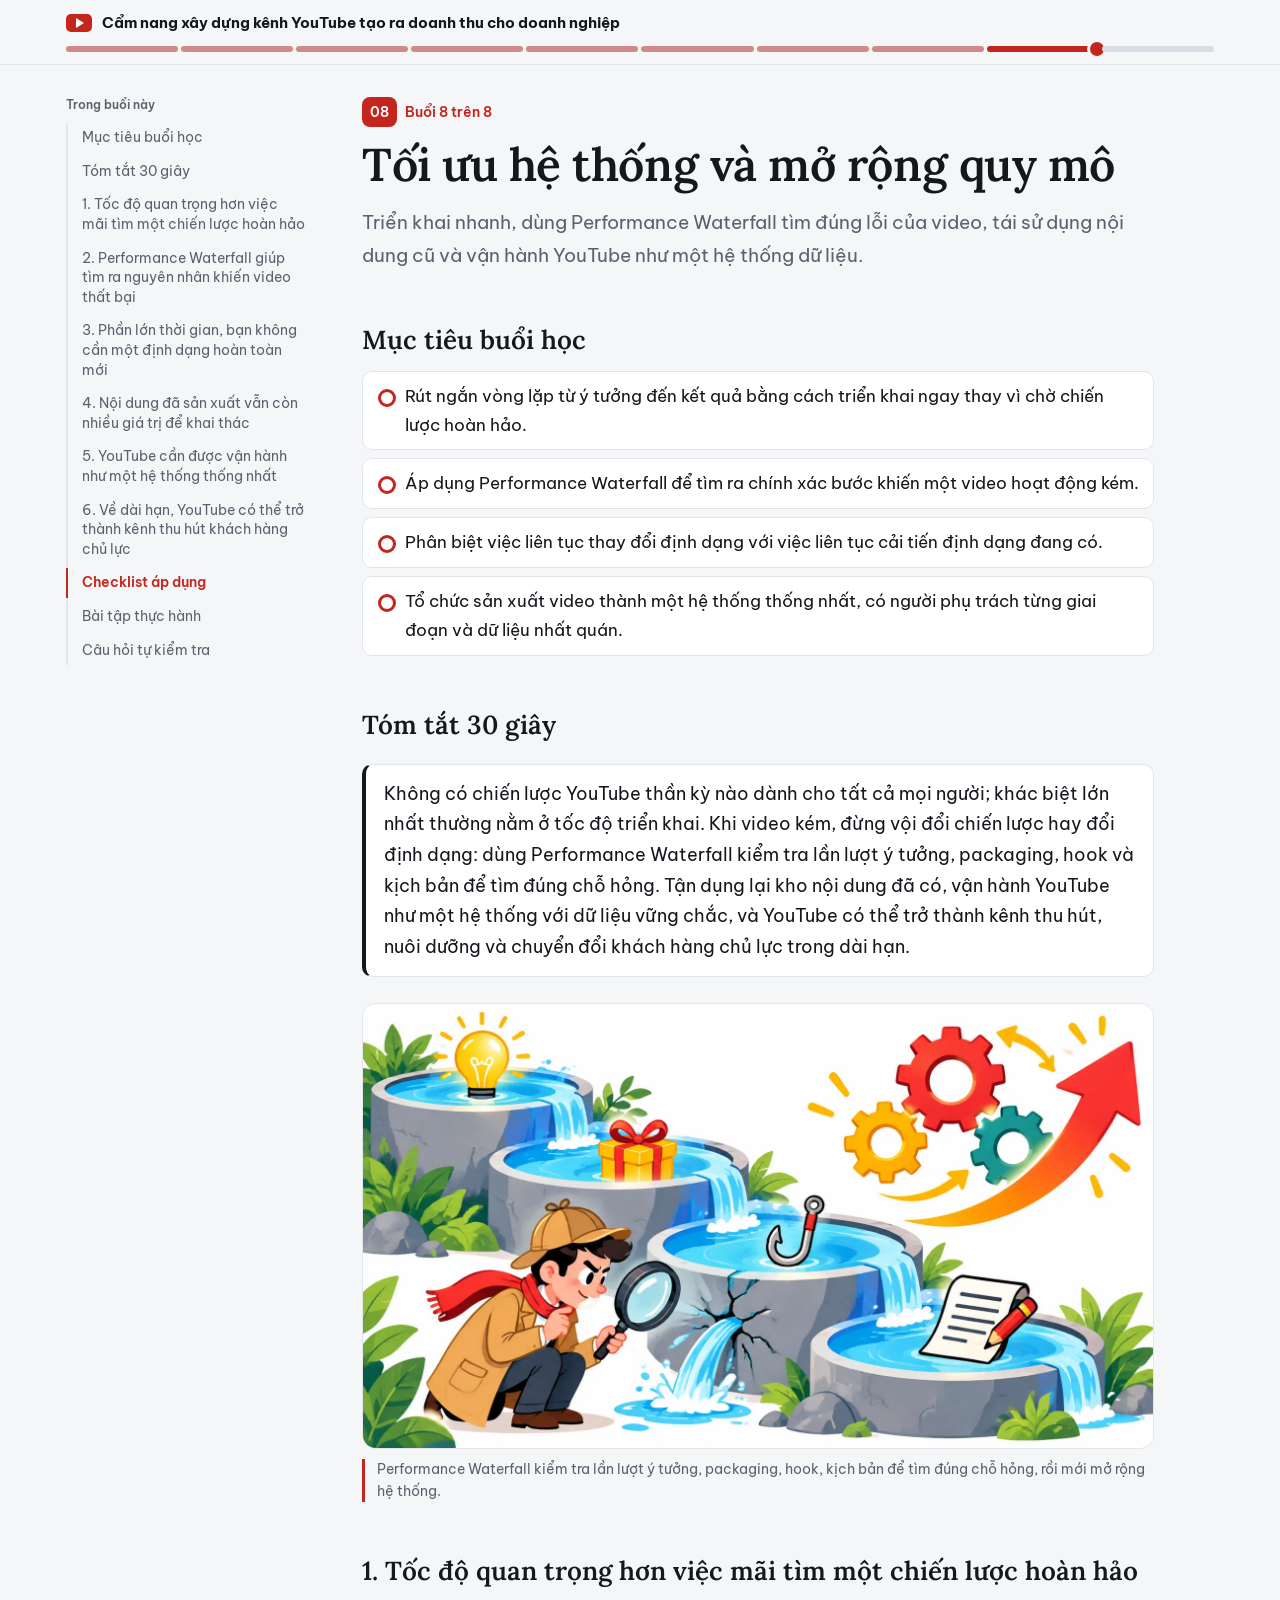
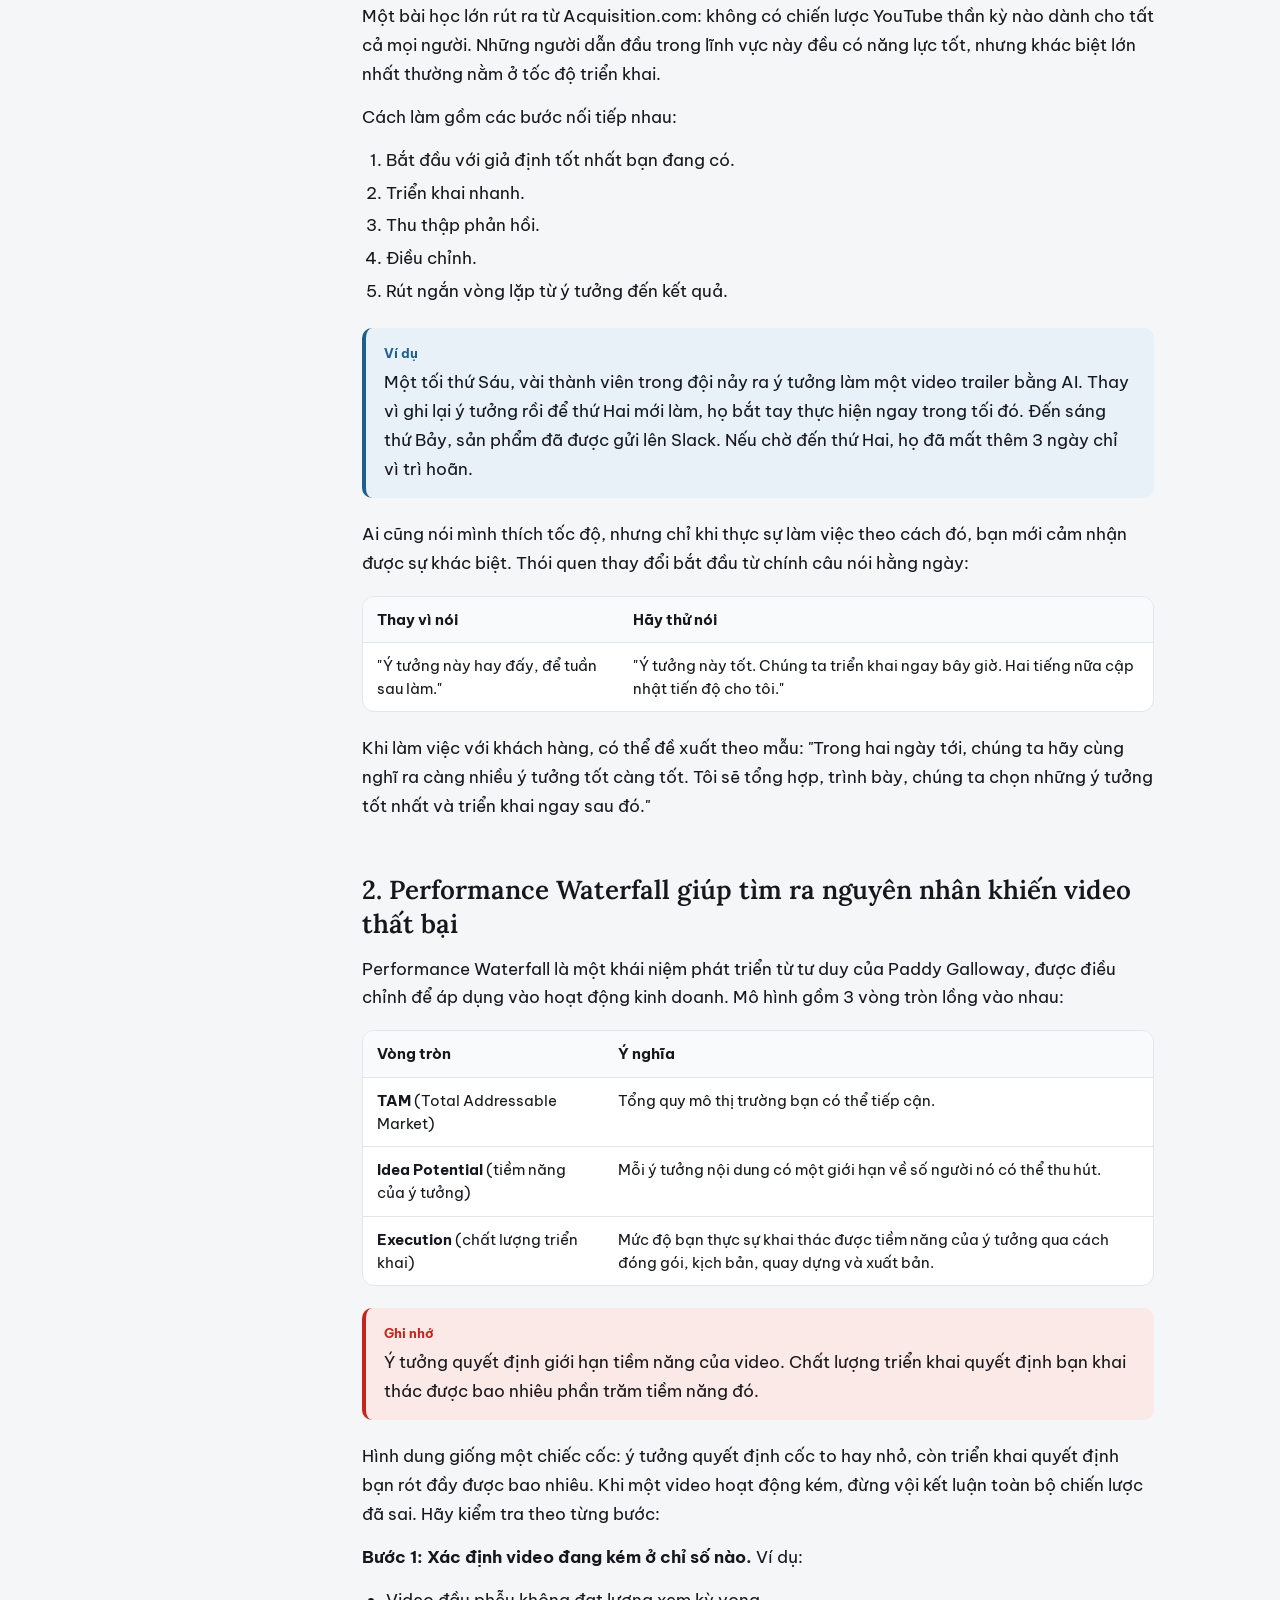
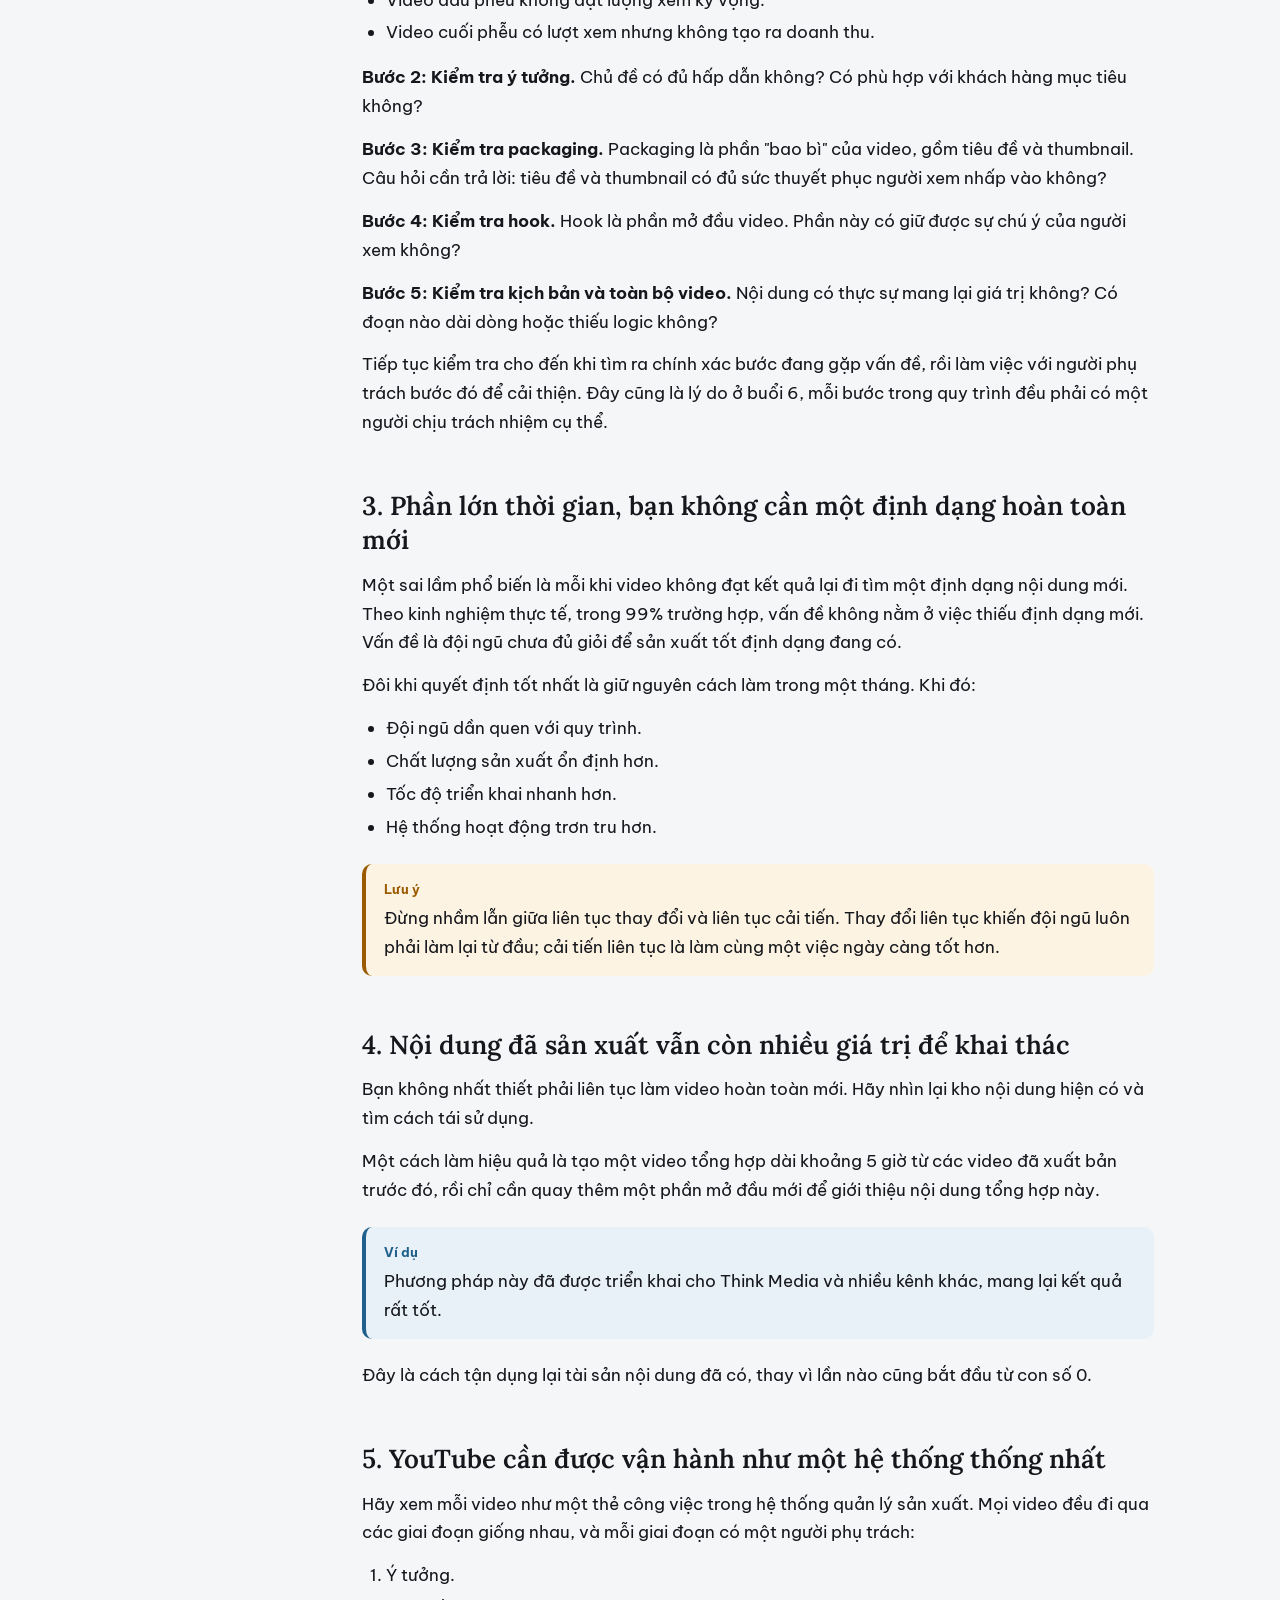
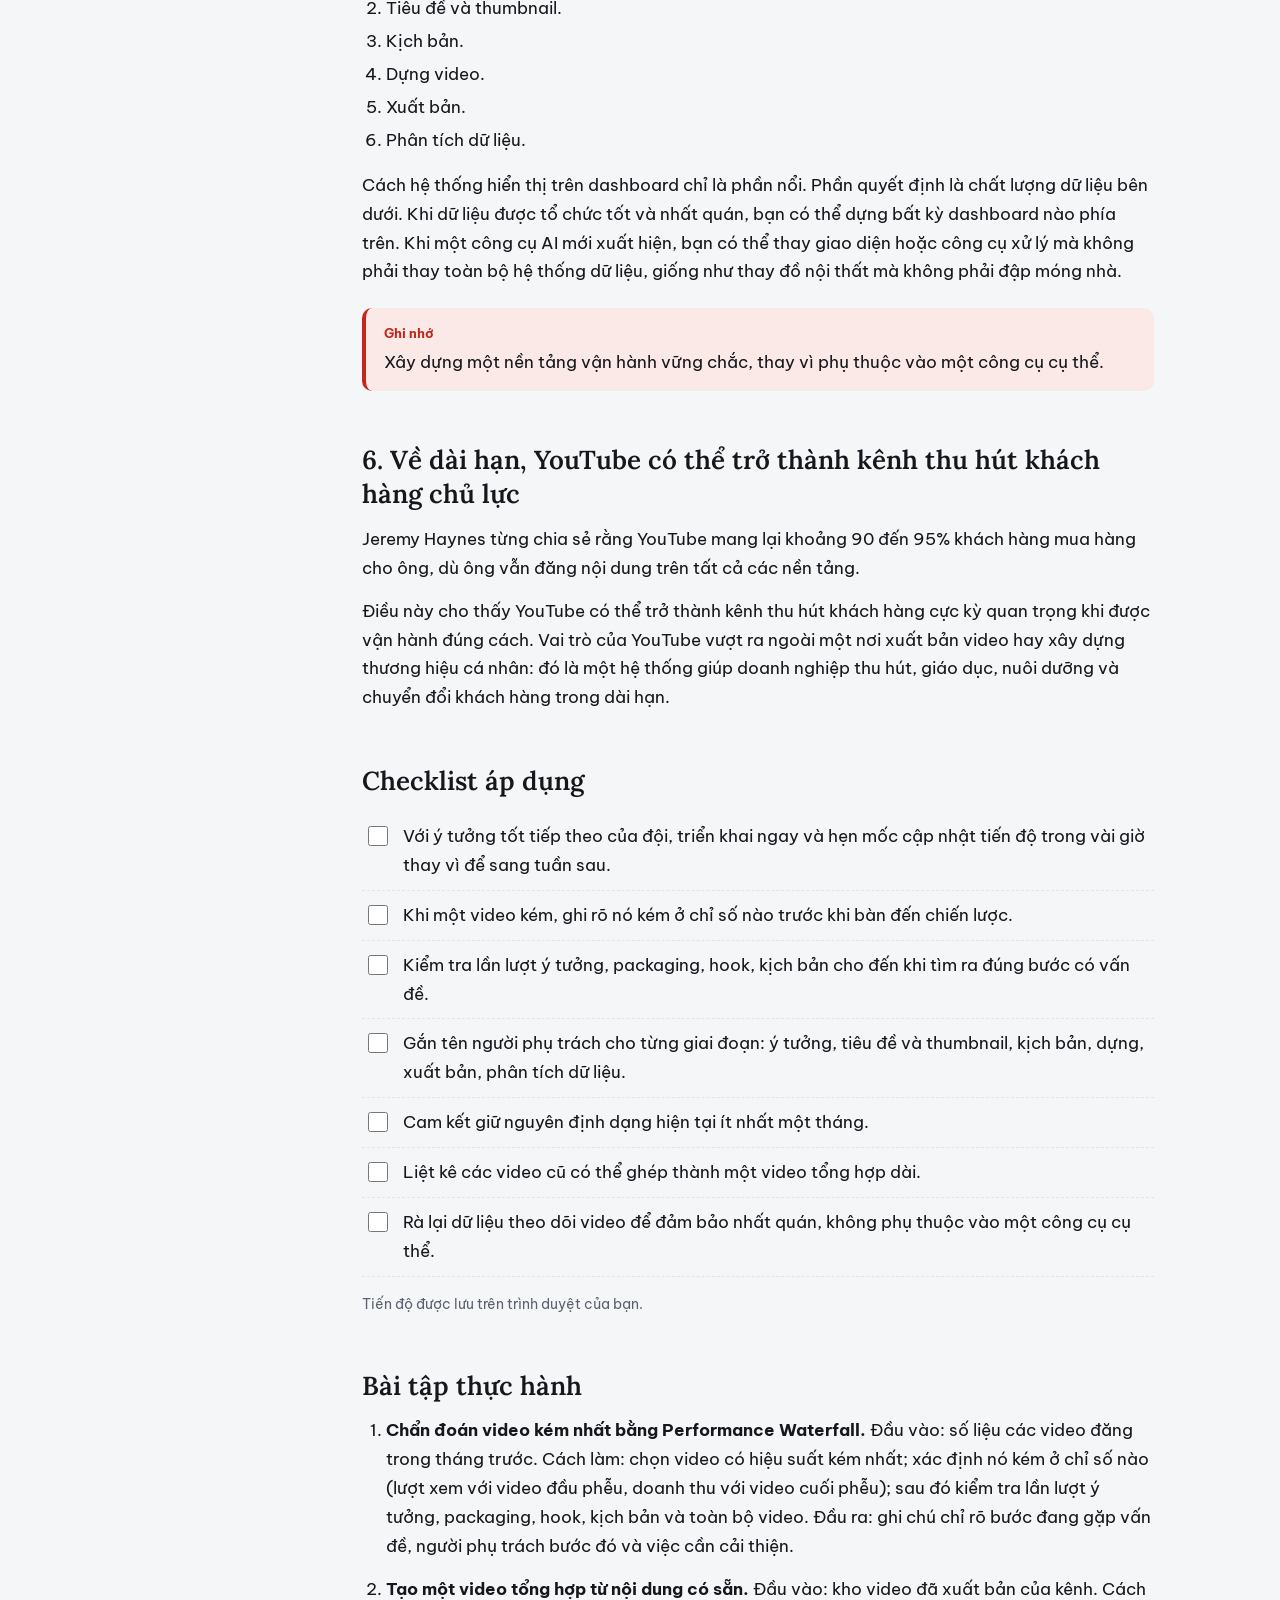
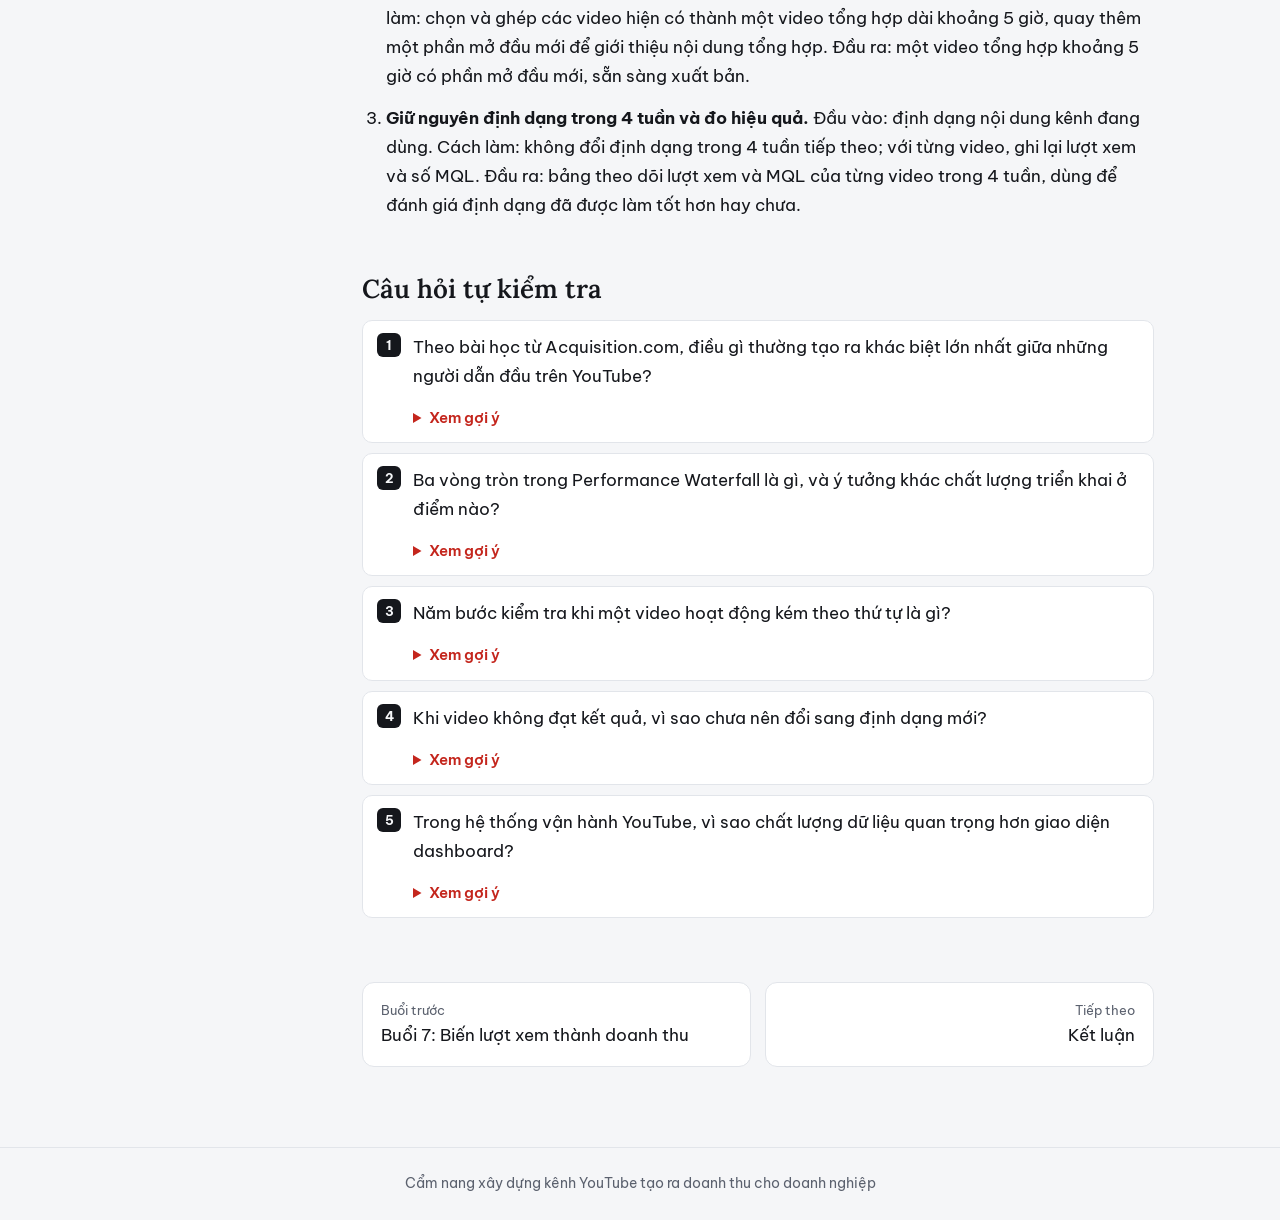
<file: buoi-08.html>
<!doctype html>
<html lang="vi">
<head>
<meta charset="utf-8">
<meta name="viewport" content="width=device-width, initial-scale=1">
<title>Buổi 8: Tối ưu hệ thống và mở rộng quy mô | Cẩm nang xây dựng kênh YouTube tạo ra doanh thu cho doanh nghiệp</title>
<meta name="description" content="Triển khai nhanh, dùng Performance Waterfall tìm đúng lỗi của video, tái sử dụng nội dung cũ và vận hành YouTube như một hệ thống dữ liệu.">
<meta property="og:title" content="Buổi 8: Tối ưu hệ thống và mở rộng quy mô | Cẩm nang xây dựng kênh YouTube tạo ra doanh thu cho doanh nghiệp">
<meta property="og:description" content="Triển khai nhanh, dùng Performance Waterfall tìm đúng lỗi của video, tái sử dụng nội dung cũ và vận hành YouTube như một hệ thống dữ liệu.">
<link rel="preconnect" href="https://fonts.googleapis.com"><link rel="preconnect" href="https://fonts.gstatic.com" crossorigin><link href="https://fonts.googleapis.com/css2?family=Be+Vietnam+Pro:wght@400;500;600;700&family=Lora:wght@500;600&display=swap&subset=vietnamese" rel="stylesheet">
<link rel="stylesheet" href="assets/style.css">
</head>
<body>
<header class="top"><div class="top-inner">
<a class="brand" href="index.html"><span class="play" aria-hidden="true"></span>Cẩm nang xây dựng kênh YouTube tạo ra doanh thu cho doanh nghiệp</a>
<nav class="chapters" aria-label="Các buổi học"><a href="index.html" class="done" aria-label="Trang chủ"><span>Trang chủ</span></a><a href="buoi-01.html" class="done" aria-label="Buổi 1: Xác định đúng đối tượng khách hàng"><span>Buổi 1: Xác định đúng đối tượng khách hàng</span></a><a href="buoi-02.html" class="done" aria-label="Buổi 2: Chiến lược nội dung: nên đăng những gì"><span>Buổi 2: Chiến lược nội dung: nên đăng những gì</span></a><a href="buoi-03.html" class="done" aria-label="Buổi 3: Đóng gói video bằng tiêu đề và thumbnail"><span>Buổi 3: Đóng gói video bằng tiêu đề và thumbnail</span></a><a href="buoi-04.html" class="done" aria-label="Buổi 4: Viết kịch bản và hook giữ chân người xem"><span>Buổi 4: Viết kịch bản và hook giữ chân người xem</span></a><a href="buoi-05.html" class="done" aria-label="Buổi 5: Dựng video và tối ưu trải nghiệm"><span>Buổi 5: Dựng video và tối ưu trải nghiệm</span></a><a href="buoi-06.html" class="done" aria-label="Buổi 6: Xây dựng và quản lý đội ngũ content"><span>Buổi 6: Xây dựng và quản lý đội ngũ content</span></a><a href="buoi-07.html" class="done" aria-label="Buổi 7: Biến lượt xem thành doanh thu"><span>Buổi 7: Biến lượt xem thành doanh thu</span></a><a href="buoi-08.html" class="current" aria-label="Buổi 8: Tối ưu hệ thống và mở rộng quy mô" aria-current=page><span>Buổi 8: Tối ưu hệ thống và mở rộng quy mô</span></a><a href="ket-luan.html" class="" aria-label="Kết luận"><span>Kết luận</span></a></nav>
</div></header>
<div class="layout"><aside class="toc" aria-label="Mục lục"><h2>Trong buổi này</h2><ol><li><a href="#muc-tieu-buoi-hoc">Mục tiêu buổi học</a></li><li><a href="#tom-tat-30-giay">Tóm tắt 30 giây</a></li><li><a href="#1-toc-do-quan-trong-hon-viec-mai-tim-mot-chien-luoc-hoan-hao">1. Tốc độ quan trọng hơn việc mãi tìm một chiến lược hoàn hảo</a></li><li><a href="#2-performance-waterfall-giup-tim-ra-nguyen-nhan-khien-video-">2. Performance Waterfall giúp tìm ra nguyên nhân khiến video thất bại</a></li><li><a href="#3-phan-lon-thoi-gian-ban-khong-can-mot-dinh-dang-hoan-toan-m">3. Phần lớn thời gian, bạn không cần một định dạng hoàn toàn mới</a></li><li><a href="#4-noi-dung-da-san-xuat-van-con-nhieu-gia-tri-de-khai-thac">4. Nội dung đã sản xuất vẫn còn nhiều giá trị để khai thác</a></li><li><a href="#5-youtube-can-duoc-van-hanh-nhu-mot-he-thong-thong-nhat">5. YouTube cần được vận hành như một hệ thống thống nhất</a></li><li><a href="#6-ve-dai-han-youtube-co-the-tro-thanh-kenh-thu-hut-khach-han">6. Về dài hạn, YouTube có thể trở thành kênh thu hút khách hàng chủ lực</a></li><li><a href="#checklist-ap-dung">Checklist áp dụng</a></li><li><a href="#bai-tap-thuc-hanh">Bài tập thực hành</a></li><li><a href="#cau-hoi-tu-kiem-tra">Câu hỏi tự kiểm tra</a></li></ol></aside><main><div class="lesson-head"><p class="kicker"><span class="num">08</span>Buổi 8 trên 8</p><h1>Tối ưu hệ thống và mở rộng quy mô</h1><p class="lede">Triển khai nhanh, dùng Performance Waterfall tìm đúng lỗi của video, tái sử dụng nội dung cũ và vận hành YouTube như một hệ thống dữ liệu.</p></div><h2 id="muc-tieu-buoi-hoc">Mục tiêu buổi học</h2>
<ul class="goals">
<li>Rút ngắn vòng lặp từ ý tưởng đến kết quả bằng cách triển khai ngay thay vì chờ chiến lược hoàn hảo.</li>
<li>Áp dụng Performance Waterfall để tìm ra chính xác bước khiến một video hoạt động kém.</li>
<li>Phân biệt việc liên tục thay đổi định dạng với việc liên tục cải tiến định dạng đang có.</li>
<li>Tổ chức sản xuất video thành một hệ thống thống nhất, có người phụ trách từng giai đoạn và dữ liệu nhất quán.</li>
</ul>
<h2 id="tom-tat-30-giay">Tóm tắt 30 giây</h2>
<blockquote class="callout-tom-tat">
<p>Không có chiến lược YouTube thần kỳ nào dành cho tất cả mọi người; khác biệt lớn nhất thường nằm ở tốc độ triển khai. Khi video kém, đừng vội đổi chiến lược hay đổi định dạng: dùng Performance Waterfall kiểm tra lần lượt ý tưởng, packaging, hook và kịch bản để tìm đúng chỗ hỏng. Tận dụng lại kho nội dung đã có, vận hành YouTube như một hệ thống với dữ liệu vững chắc, và YouTube có thể trở thành kênh thu hút, nuôi dưỡng và chuyển đổi khách hàng chủ lực trong dài hạn.</p>
</blockquote>
<figure class="illus"><img src="assets/img/buoi-08.webp" alt="Performance Waterfall kiểm tra lần lượt ý tưởng, packaging, hook, kịch bản để tìm đúng chỗ hỏng, rồi mới mở rộng hệ thống." width="1600" height="900" loading="lazy" decoding="async"><figcaption>Performance Waterfall kiểm tra lần lượt ý tưởng, packaging, hook, kịch bản để tìm đúng chỗ hỏng, rồi mới mở rộng hệ thống.</figcaption></figure><h2 id="1-toc-do-quan-trong-hon-viec-mai-tim-mot-chien-luoc-hoan-hao">1. Tốc độ quan trọng hơn việc mãi tìm một chiến lược hoàn hảo</h2>
<p>Một bài học lớn rút ra từ Acquisition.com: không có chiến lược YouTube thần kỳ nào dành cho tất cả mọi người. Những người dẫn đầu trong lĩnh vực này đều có năng lực tốt, nhưng khác biệt lớn nhất thường nằm ở tốc độ triển khai.</p>
<p>Cách làm gồm các bước nối tiếp nhau:</p>
<ol>
<li>Bắt đầu với giả định tốt nhất bạn đang có.</li>
<li>Triển khai nhanh.</li>
<li>Thu thập phản hồi.</li>
<li>Điều chỉnh.</li>
<li>Rút ngắn vòng lặp từ ý tưởng đến kết quả.</li>
</ol>
<blockquote class="callout-vi-du"><p><span class="callout-label">Ví dụ</span>Một tối thứ Sáu, vài thành viên trong đội nảy ra ý tưởng làm một video trailer bằng AI. Thay vì ghi lại ý tưởng rồi để thứ Hai mới làm, họ bắt tay thực hiện ngay trong tối đó. Đến sáng thứ Bảy, sản phẩm đã được gửi lên Slack. Nếu chờ đến thứ Hai, họ đã mất thêm 3 ngày chỉ vì trì hoãn.</p>
</blockquote>
<p>Ai cũng nói mình thích tốc độ, nhưng chỉ khi thực sự làm việc theo cách đó, bạn mới cảm nhận được sự khác biệt. Thói quen thay đổi bắt đầu từ chính câu nói hằng ngày:</p>
<div class="table-wrap"><table>
<thead>
<tr>
<th>Thay vì nói</th>
<th>Hãy thử nói</th>
</tr>
</thead>
<tbody>
<tr>
<td>"Ý tưởng này hay đấy, để tuần sau làm."</td>
<td>"Ý tưởng này tốt. Chúng ta triển khai ngay bây giờ. Hai tiếng nữa cập nhật tiến độ cho tôi."</td>
</tr>
</tbody>
</table></div>
<p>Khi làm việc với khách hàng, có thể đề xuất theo mẫu: "Trong hai ngày tới, chúng ta hãy cùng nghĩ ra càng nhiều ý tưởng tốt càng tốt. Tôi sẽ tổng hợp, trình bày, chúng ta chọn những ý tưởng tốt nhất và triển khai ngay sau đó."</p>
<h2 id="2-performance-waterfall-giup-tim-ra-nguyen-nhan-khien-video-">2. Performance Waterfall giúp tìm ra nguyên nhân khiến video thất bại</h2>
<p>Performance Waterfall là một khái niệm phát triển từ tư duy của Paddy Galloway, được điều chỉnh để áp dụng vào hoạt động kinh doanh. Mô hình gồm 3 vòng tròn lồng vào nhau:</p>
<div class="table-wrap"><table>
<thead>
<tr>
<th>Vòng tròn</th>
<th>Ý nghĩa</th>
</tr>
</thead>
<tbody>
<tr>
<td><strong>TAM</strong> (Total Addressable Market)</td>
<td>Tổng quy mô thị trường bạn có thể tiếp cận.</td>
</tr>
<tr>
<td><strong>Idea Potential</strong> (tiềm năng của ý tưởng)</td>
<td>Mỗi ý tưởng nội dung có một giới hạn về số người nó có thể thu hút.</td>
</tr>
<tr>
<td><strong>Execution</strong> (chất lượng triển khai)</td>
<td>Mức độ bạn thực sự khai thác được tiềm năng của ý tưởng qua cách đóng gói, kịch bản, quay dựng và xuất bản.</td>
</tr>
</tbody>
</table></div>
<blockquote class="callout-ghi-nho"><p><span class="callout-label">Ghi nhớ</span>Ý tưởng quyết định giới hạn tiềm năng của video. Chất lượng triển khai quyết định bạn khai thác được bao nhiêu phần trăm tiềm năng đó.</p>
</blockquote>
<p>Hình dung giống một chiếc cốc: ý tưởng quyết định cốc to hay nhỏ, còn triển khai quyết định bạn rót đầy được bao nhiêu. Khi một video hoạt động kém, đừng vội kết luận toàn bộ chiến lược đã sai. Hãy kiểm tra theo từng bước:</p>
<p><strong>Bước 1: Xác định video đang kém ở chỉ số nào.</strong> Ví dụ:</p>
<ul>
<li>Video đầu phễu không đạt lượng xem kỳ vọng.</li>
<li>Video cuối phễu có lượt xem nhưng không tạo ra doanh thu.</li>
</ul>
<p><strong>Bước 2: Kiểm tra ý tưởng.</strong> Chủ đề có đủ hấp dẫn không? Có phù hợp với khách hàng mục tiêu không?</p>
<p><strong>Bước 3: Kiểm tra packaging.</strong> Packaging là phần "bao bì" của video, gồm tiêu đề và thumbnail. Câu hỏi cần trả lời: tiêu đề và thumbnail có đủ sức thuyết phục người xem nhấp vào không?</p>
<p><strong>Bước 4: Kiểm tra hook.</strong> Hook là phần mở đầu video. Phần này có giữ được sự chú ý của người xem không?</p>
<p><strong>Bước 5: Kiểm tra kịch bản và toàn bộ video.</strong> Nội dung có thực sự mang lại giá trị không? Có đoạn nào dài dòng hoặc thiếu logic không?</p>
<p>Tiếp tục kiểm tra cho đến khi tìm ra chính xác bước đang gặp vấn đề, rồi làm việc với người phụ trách bước đó để cải thiện. Đây cũng là lý do ở buổi 6, mỗi bước trong quy trình đều phải có một người chịu trách nhiệm cụ thể.</p>
<h2 id="3-phan-lon-thoi-gian-ban-khong-can-mot-dinh-dang-hoan-toan-m">3. Phần lớn thời gian, bạn không cần một định dạng hoàn toàn mới</h2>
<p>Một sai lầm phổ biến là mỗi khi video không đạt kết quả lại đi tìm một định dạng nội dung mới. Theo kinh nghiệm thực tế, trong 99% trường hợp, vấn đề không nằm ở việc thiếu định dạng mới. Vấn đề là đội ngũ chưa đủ giỏi để sản xuất tốt định dạng đang có.</p>
<p>Đôi khi quyết định tốt nhất là giữ nguyên cách làm trong một tháng. Khi đó:</p>
<ul>
<li>Đội ngũ dần quen với quy trình.</li>
<li>Chất lượng sản xuất ổn định hơn.</li>
<li>Tốc độ triển khai nhanh hơn.</li>
<li>Hệ thống hoạt động trơn tru hơn.</li>
</ul>
<blockquote class="callout-luu-y"><p><span class="callout-label">Lưu ý</span>Đừng nhầm lẫn giữa liên tục thay đổi và liên tục cải tiến. Thay đổi liên tục khiến đội ngũ luôn phải làm lại từ đầu; cải tiến liên tục là làm cùng một việc ngày càng tốt hơn.</p>
</blockquote>
<h2 id="4-noi-dung-da-san-xuat-van-con-nhieu-gia-tri-de-khai-thac">4. Nội dung đã sản xuất vẫn còn nhiều giá trị để khai thác</h2>
<p>Bạn không nhất thiết phải liên tục làm video hoàn toàn mới. Hãy nhìn lại kho nội dung hiện có và tìm cách tái sử dụng.</p>
<p>Một cách làm hiệu quả là tạo một video tổng hợp dài khoảng 5 giờ từ các video đã xuất bản trước đó, rồi chỉ cần quay thêm một phần mở đầu mới để giới thiệu nội dung tổng hợp này.</p>
<blockquote class="callout-vi-du"><p><span class="callout-label">Ví dụ</span>Phương pháp này đã được triển khai cho Think Media và nhiều kênh khác, mang lại kết quả rất tốt.</p>
</blockquote>
<p>Đây là cách tận dụng lại tài sản nội dung đã có, thay vì lần nào cũng bắt đầu từ con số 0.</p>
<h2 id="5-youtube-can-duoc-van-hanh-nhu-mot-he-thong-thong-nhat">5. YouTube cần được vận hành như một hệ thống thống nhất</h2>
<p>Hãy xem mỗi video như một thẻ công việc trong hệ thống quản lý sản xuất. Mọi video đều đi qua các giai đoạn giống nhau, và mỗi giai đoạn có một người phụ trách:</p>
<ol>
<li>Ý tưởng.</li>
<li>Tiêu đề và thumbnail.</li>
<li>Kịch bản.</li>
<li>Dựng video.</li>
<li>Xuất bản.</li>
<li>Phân tích dữ liệu.</li>
</ol>
<p>Cách hệ thống hiển thị trên dashboard chỉ là phần nổi. Phần quyết định là chất lượng dữ liệu bên dưới. Khi dữ liệu được tổ chức tốt và nhất quán, bạn có thể dựng bất kỳ dashboard nào phía trên. Khi một công cụ AI mới xuất hiện, bạn có thể thay giao diện hoặc công cụ xử lý mà không phải thay toàn bộ hệ thống dữ liệu, giống như thay đồ nội thất mà không phải đập móng nhà.</p>
<blockquote class="callout-ghi-nho"><p><span class="callout-label">Ghi nhớ</span>Xây dựng một nền tảng vận hành vững chắc, thay vì phụ thuộc vào một công cụ cụ thể.</p>
</blockquote>
<h2 id="6-ve-dai-han-youtube-co-the-tro-thanh-kenh-thu-hut-khach-han">6. Về dài hạn, YouTube có thể trở thành kênh thu hút khách hàng chủ lực</h2>
<p>Jeremy Haynes từng chia sẻ rằng YouTube mang lại khoảng 90 đến 95% khách hàng mua hàng cho ông, dù ông vẫn đăng nội dung trên tất cả các nền tảng.</p>
<p>Điều này cho thấy YouTube có thể trở thành kênh thu hút khách hàng cực kỳ quan trọng khi được vận hành đúng cách. Vai trò của YouTube vượt ra ngoài một nơi xuất bản video hay xây dựng thương hiệu cá nhân: đó là một hệ thống giúp doanh nghiệp thu hút, giáo dục, nuôi dưỡng và chuyển đổi khách hàng trong dài hạn.</p>
<h2 id="checklist-ap-dung">Checklist áp dụng</h2>
<ul class="checklist">
<li><label><input type="checkbox" data-key="buoi-08-1"><span>Với ý tưởng tốt tiếp theo của đội, triển khai ngay và hẹn mốc cập nhật tiến độ trong vài giờ thay vì để sang tuần sau.</span></label></li>
<li><label><input type="checkbox" data-key="buoi-08-2"><span>Khi một video kém, ghi rõ nó kém ở chỉ số nào trước khi bàn đến chiến lược.</span></label></li>
<li><label><input type="checkbox" data-key="buoi-08-3"><span>Kiểm tra lần lượt ý tưởng, packaging, hook, kịch bản cho đến khi tìm ra đúng bước có vấn đề.</span></label></li>
<li><label><input type="checkbox" data-key="buoi-08-4"><span>Gắn tên người phụ trách cho từng giai đoạn: ý tưởng, tiêu đề và thumbnail, kịch bản, dựng, xuất bản, phân tích dữ liệu.</span></label></li>
<li><label><input type="checkbox" data-key="buoi-08-5"><span>Cam kết giữ nguyên định dạng hiện tại ít nhất một tháng.</span></label></li>
<li><label><input type="checkbox" data-key="buoi-08-6"><span>Liệt kê các video cũ có thể ghép thành một video tổng hợp dài.</span></label></li>
<li><label><input type="checkbox" data-key="buoi-08-7"><span>Rà lại dữ liệu theo dõi video để đảm bảo nhất quán, không phụ thuộc vào một công cụ cụ thể.</span></label></li>
</ul>
<p class="progress-note">Tiến độ được lưu trên trình duyệt của bạn.</p><h2 id="bai-tap-thuc-hanh">Bài tập thực hành</h2>
<ol>
<li>
<p><strong>Chẩn đoán video kém nhất bằng Performance Waterfall.</strong>
   Đầu vào: số liệu các video đăng trong tháng trước.
   Cách làm: chọn video có hiệu suất kém nhất; xác định nó kém ở chỉ số nào (lượt xem với video đầu phễu, doanh thu với video cuối phễu); sau đó kiểm tra lần lượt ý tưởng, packaging, hook, kịch bản và toàn bộ video.
   Đầu ra: ghi chú chỉ rõ bước đang gặp vấn đề, người phụ trách bước đó và việc cần cải thiện.</p>
</li>
<li>
<p><strong>Tạo một video tổng hợp từ nội dung có sẵn.</strong>
   Đầu vào: kho video đã xuất bản của kênh.
   Cách làm: chọn và ghép các video hiện có thành một video tổng hợp dài khoảng 5 giờ, quay thêm một phần mở đầu mới để giới thiệu nội dung tổng hợp.
   Đầu ra: một video tổng hợp khoảng 5 giờ có phần mở đầu mới, sẵn sàng xuất bản.</p>
</li>
<li>
<p><strong>Giữ nguyên định dạng trong 4 tuần và đo hiệu quả.</strong>
   Đầu vào: định dạng nội dung kênh đang dùng.
   Cách làm: không đổi định dạng trong 4 tuần tiếp theo; với từng video, ghi lại lượt xem và số MQL.
   Đầu ra: bảng theo dõi lượt xem và MQL của từng video trong 4 tuần, dùng để đánh giá định dạng đã được làm tốt hơn hay chưa.</p>
</li>
</ol>
<h2 id="cau-hoi-tu-kiem-tra">Câu hỏi tự kiểm tra</h2>
<ol class="quiz">
<li><p>Theo bài học từ Acquisition.com, điều gì thường tạo ra khác biệt lớn nhất giữa những người dẫn đầu trên YouTube?</p><details><summary>Xem gợi ý</summary><p>tốc độ triển khai, vì không có chiến lược thần kỳ cho tất cả mọi người.</p></details></li>
<li><p>Ba vòng tròn trong Performance Waterfall là gì, và ý tưởng khác chất lượng triển khai ở điểm nào?</p><details><summary>Xem gợi ý</summary><p>TAM, Idea Potential, Execution; ý tưởng quyết định giới hạn tiềm năng, triển khai quyết định khai thác được bao nhiêu phần trăm tiềm năng đó.</p></details></li>
<li><p>Năm bước kiểm tra khi một video hoạt động kém theo thứ tự là gì?</p><details><summary>Xem gợi ý</summary><p>xác định chỉ số kém, kiểm tra ý tưởng, packaging, hook, rồi kịch bản và toàn bộ video.</p></details></li>
<li><p>Khi video không đạt kết quả, vì sao chưa nên đổi sang định dạng mới?</p><details><summary>Xem gợi ý</summary><p>trong 99% trường hợp vấn đề là đội ngũ chưa sản xuất tốt định dạng đang có; giữ nguyên một tháng giúp quy trình, chất lượng và tốc độ ổn định hơn.</p></details></li>
<li><p>Trong hệ thống vận hành YouTube, vì sao chất lượng dữ liệu quan trọng hơn giao diện dashboard?</p><details><summary>Xem gợi ý</summary><p>dữ liệu tốt và nhất quán cho phép dựng bất kỳ dashboard nào và thay công cụ AI mà không phải thay cả hệ thống dữ liệu.</p></details></li>
</ol><nav class="pager" aria-label="Chuyển buổi"><a class="prev" href="buoi-07.html"><small>Buổi trước</small>Buổi 7: Biến lượt xem thành doanh thu</a><a class="next" href="ket-luan.html"><small>Tiếp theo</small>Kết luận</a></nav></main></div>
<footer>Cẩm nang xây dựng kênh YouTube tạo ra doanh thu cho doanh nghiệp</footer>
<script src="assets/app.js"></script>
</body>
</html>
</file>
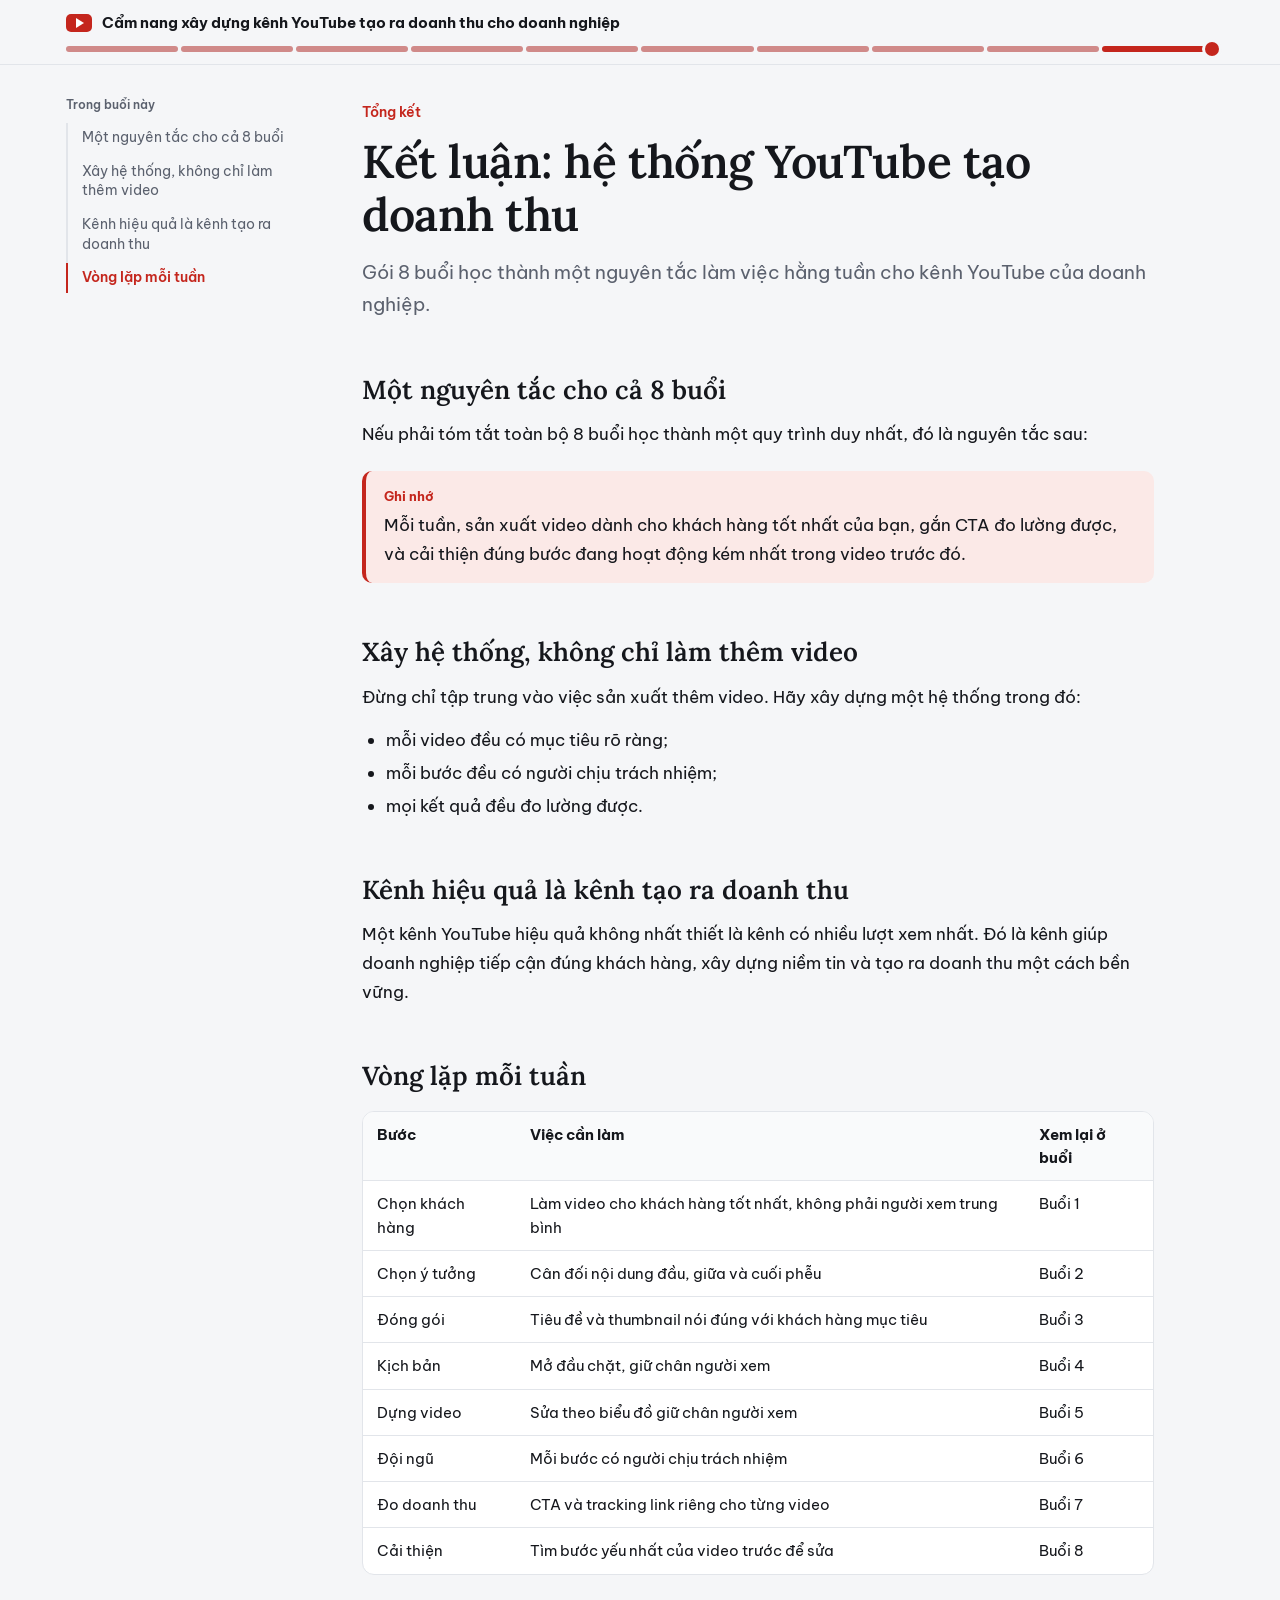
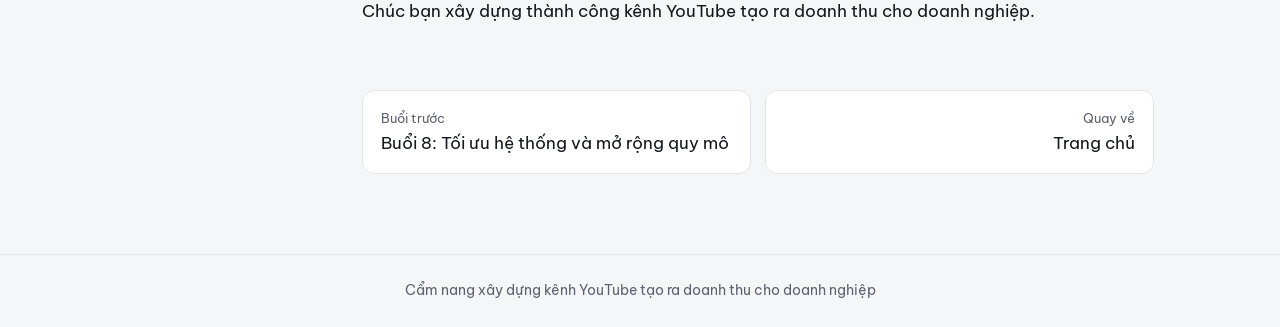
<file: ket-luan.html>
<!doctype html>
<html lang="vi">
<head>
<meta charset="utf-8">
<meta name="viewport" content="width=device-width, initial-scale=1">
<title>Kết luận: hệ thống YouTube tạo doanh thu | Cẩm nang xây dựng kênh YouTube tạo ra doanh thu cho doanh nghiệp</title>
<meta name="description" content="Gói 8 buổi học thành một nguyên tắc làm việc hằng tuần cho kênh YouTube của doanh nghiệp.">
<meta property="og:title" content="Kết luận: hệ thống YouTube tạo doanh thu | Cẩm nang xây dựng kênh YouTube tạo ra doanh thu cho doanh nghiệp">
<meta property="og:description" content="Gói 8 buổi học thành một nguyên tắc làm việc hằng tuần cho kênh YouTube của doanh nghiệp.">
<link rel="preconnect" href="https://fonts.googleapis.com"><link rel="preconnect" href="https://fonts.gstatic.com" crossorigin><link href="https://fonts.googleapis.com/css2?family=Be+Vietnam+Pro:wght@400;500;600;700&family=Lora:wght@500;600&display=swap&subset=vietnamese" rel="stylesheet">
<link rel="stylesheet" href="assets/style.css">
</head>
<body>
<header class="top"><div class="top-inner">
<a class="brand" href="index.html"><span class="play" aria-hidden="true"></span>Cẩm nang xây dựng kênh YouTube tạo ra doanh thu cho doanh nghiệp</a>
<nav class="chapters" aria-label="Các buổi học"><a href="index.html" class="done" aria-label="Trang chủ"><span>Trang chủ</span></a><a href="buoi-01.html" class="done" aria-label="Buổi 1: Xác định đúng đối tượng khách hàng"><span>Buổi 1: Xác định đúng đối tượng khách hàng</span></a><a href="buoi-02.html" class="done" aria-label="Buổi 2: Chiến lược nội dung: nên đăng những gì"><span>Buổi 2: Chiến lược nội dung: nên đăng những gì</span></a><a href="buoi-03.html" class="done" aria-label="Buổi 3: Đóng gói video bằng tiêu đề và thumbnail"><span>Buổi 3: Đóng gói video bằng tiêu đề và thumbnail</span></a><a href="buoi-04.html" class="done" aria-label="Buổi 4: Viết kịch bản và hook giữ chân người xem"><span>Buổi 4: Viết kịch bản và hook giữ chân người xem</span></a><a href="buoi-05.html" class="done" aria-label="Buổi 5: Dựng video và tối ưu trải nghiệm"><span>Buổi 5: Dựng video và tối ưu trải nghiệm</span></a><a href="buoi-06.html" class="done" aria-label="Buổi 6: Xây dựng và quản lý đội ngũ content"><span>Buổi 6: Xây dựng và quản lý đội ngũ content</span></a><a href="buoi-07.html" class="done" aria-label="Buổi 7: Biến lượt xem thành doanh thu"><span>Buổi 7: Biến lượt xem thành doanh thu</span></a><a href="buoi-08.html" class="done" aria-label="Buổi 8: Tối ưu hệ thống và mở rộng quy mô"><span>Buổi 8: Tối ưu hệ thống và mở rộng quy mô</span></a><a href="ket-luan.html" class="current" aria-label="Kết luận" aria-current=page><span>Kết luận</span></a></nav>
</div></header>
<div class="layout"><aside class="toc" aria-label="Mục lục"><h2>Trong buổi này</h2><ol><li><a href="#mot-nguyen-tac-cho-ca-8-buoi">Một nguyên tắc cho cả 8 buổi</a></li><li><a href="#xay-he-thong-khong-chi-lam-them-video">Xây hệ thống, không chỉ làm thêm video</a></li><li><a href="#kenh-hieu-qua-la-kenh-tao-ra-doanh-thu">Kênh hiệu quả là kênh tạo ra doanh thu</a></li><li><a href="#vong-lap-moi-tuan">Vòng lặp mỗi tuần</a></li></ol></aside><main><div class="lesson-head"><p class="kicker">Tổng kết</p><h1>Kết luận: hệ thống YouTube tạo doanh thu</h1><p class="lede">Gói 8 buổi học thành một nguyên tắc làm việc hằng tuần cho kênh YouTube của doanh nghiệp.</p></div><h2 id="mot-nguyen-tac-cho-ca-8-buoi">Một nguyên tắc cho cả 8 buổi</h2>
<p>Nếu phải tóm tắt toàn bộ 8 buổi học thành một quy trình duy nhất, đó là nguyên tắc sau:</p>
<blockquote class="callout-ghi-nho"><p><span class="callout-label">Ghi nhớ</span>Mỗi tuần, sản xuất video dành cho khách hàng tốt nhất của bạn, gắn CTA đo lường được, và cải thiện đúng bước đang hoạt động kém nhất trong video trước đó.</p>
</blockquote>
<h2 id="xay-he-thong-khong-chi-lam-them-video">Xây hệ thống, không chỉ làm thêm video</h2>
<p>Đừng chỉ tập trung vào việc sản xuất thêm video. Hãy xây dựng một hệ thống trong đó:</p>
<ul>
<li>mỗi video đều có mục tiêu rõ ràng;</li>
<li>mỗi bước đều có người chịu trách nhiệm;</li>
<li>mọi kết quả đều đo lường được.</li>
</ul>
<h2 id="kenh-hieu-qua-la-kenh-tao-ra-doanh-thu">Kênh hiệu quả là kênh tạo ra doanh thu</h2>
<p>Một kênh YouTube hiệu quả không nhất thiết là kênh có nhiều lượt xem nhất. Đó là kênh giúp doanh nghiệp tiếp cận đúng khách hàng, xây dựng niềm tin và tạo ra doanh thu một cách bền vững.</p>
<h2 id="vong-lap-moi-tuan">Vòng lặp mỗi tuần</h2>
<div class="table-wrap"><table>
<thead>
<tr>
<th>Bước</th>
<th>Việc cần làm</th>
<th>Xem lại ở buổi</th>
</tr>
</thead>
<tbody>
<tr>
<td>Chọn khách hàng</td>
<td>Làm video cho khách hàng tốt nhất, không phải người xem trung bình</td>
<td>Buổi 1</td>
</tr>
<tr>
<td>Chọn ý tưởng</td>
<td>Cân đối nội dung đầu, giữa và cuối phễu</td>
<td>Buổi 2</td>
</tr>
<tr>
<td>Đóng gói</td>
<td>Tiêu đề và thumbnail nói đúng với khách hàng mục tiêu</td>
<td>Buổi 3</td>
</tr>
<tr>
<td>Kịch bản</td>
<td>Mở đầu chặt, giữ chân người xem</td>
<td>Buổi 4</td>
</tr>
<tr>
<td>Dựng video</td>
<td>Sửa theo biểu đồ giữ chân người xem</td>
<td>Buổi 5</td>
</tr>
<tr>
<td>Đội ngũ</td>
<td>Mỗi bước có người chịu trách nhiệm</td>
<td>Buổi 6</td>
</tr>
<tr>
<td>Đo doanh thu</td>
<td>CTA và tracking link riêng cho từng video</td>
<td>Buổi 7</td>
</tr>
<tr>
<td>Cải thiện</td>
<td>Tìm bước yếu nhất của video trước để sửa</td>
<td>Buổi 8</td>
</tr>
</tbody>
</table></div>
<p>Chúc bạn xây dựng thành công kênh YouTube tạo ra doanh thu cho doanh nghiệp.</p><nav class="pager"><a class="prev" href="buoi-08.html"><small>Buổi trước</small>Buổi 8: Tối ưu hệ thống và mở rộng quy mô</a><a class="next" href="index.html"><small>Quay về</small>Trang chủ</a></nav></main></div>
<footer>Cẩm nang xây dựng kênh YouTube tạo ra doanh thu cho doanh nghiệp</footer>
<script src="assets/app.js"></script>
</body>
</html>
</file>
<file: assets/style.css>
/* Cẩm nang YouTube doanh thu: giao diện dùng chung */
:root {
  --paper: #f5f6f8;
  --surface: #ffffff;
  --ink: #15171c;
  --muted: #5b616e;
  --line: #e2e5ea;
  --accent: #c4261d;
  --accent-soft: #fbe9e7;
  --note: #1f5f8b;
  --note-soft: #e8f1f8;
  --warn: #9a5b00;
  --warn-soft: #fdf3e2;
  --ok: #24704a;
  --ok-soft: #e7f4ec;
  --rail: #d9dce2;
  --serif: "Lora", Georgia, serif;
  --sans: "Be Vietnam Pro", system-ui, sans-serif;
  --measure: 72ch;
  color-scheme: light;
}
@media (prefers-color-scheme: dark) {
  :root {
    --paper: #121419; --surface: #1a1d24; --ink: #eceef2; --muted: #a3a9b6; --line: #2b2f39;
    --accent: #ff5a4e; --accent-soft: #3a1d1b; --note: #7cb8e6; --note-soft: #172634;
    --warn: #f0b456; --warn-soft: #33270f; --ok: #6fcf98; --ok-soft: #13291d; --rail: #343947;
    color-scheme: dark;
  }
}
* { box-sizing: border-box; }
html { scroll-behavior: smooth; }
@media (prefers-reduced-motion: reduce) { html { scroll-behavior: auto; } }
body { margin: 0; background: var(--paper); color: var(--ink); font: 400 17px/1.7 var(--sans); -webkit-font-smoothing: antialiased; }
a { color: var(--accent); text-underline-offset: 3px; }
a:focus-visible, button:focus-visible, input:focus-visible, summary:focus-visible { outline: 3px solid var(--accent); outline-offset: 2px; border-radius: 4px; }

/* Thanh trên cùng và thanh chương kiểu video */
.top { position: sticky; top: 0; z-index: 10; background: color-mix(in srgb, var(--paper) 92%, transparent); backdrop-filter: blur(8px); border-bottom: 1px solid var(--line); }
.top-inner { max-width: 1180px; margin: 0 auto; padding: 10px 16px 12px; }
.brand { display: flex; align-items: center; gap: 10px; text-decoration: none; color: var(--ink); font-weight: 700; font-size: 15px; }
.brand .play { width: 26px; height: 18px; border-radius: 5px; background: var(--accent); position: relative; flex: none; }
.brand .play::after { content: ""; position: absolute; left: 10px; top: 4px; border-left: 8px solid #fff; border-top: 5px solid transparent; border-bottom: 5px solid transparent; }
.chapters { display: grid; grid-template-columns: repeat(10, 1fr); gap: 3px; margin-top: 10px; }
.chapters a { display: block; height: 6px; border-radius: 3px; background: var(--rail); position: relative; }
.chapters a.done { background: color-mix(in srgb, var(--accent) 45%, var(--rail)); }
.chapters a.current { background: var(--accent); }
.chapters a.current::after { content: ""; position: absolute; right: -5px; top: -4px; width: 14px; height: 14px; border-radius: 50%; background: var(--accent); box-shadow: 0 0 0 3px var(--paper); }
.chapters a span { position: absolute; left: 0; top: 12px; font-size: 11px; color: var(--muted); white-space: nowrap; opacity: 0; pointer-events: none; transition: opacity .15s; }
.chapters a:hover span, .chapters a:focus-visible span { opacity: 1; }

/* Khung trang */
.layout { max-width: 1180px; margin: 0 auto; padding: 32px 16px 80px; display: grid; grid-template-columns: 240px minmax(0, 1fr); gap: 56px; }
.toc { position: sticky; top: 92px; align-self: start; font-size: 14px; max-height: calc(100vh - 110px); overflow: auto; }
.toc h2 { font: 600 12px/1.4 var(--sans); color: var(--muted); margin: 0 0 10px; }
.toc ol { list-style: none; margin: 0; padding: 0; border-left: 2px solid var(--line); }
.toc li a { display: block; padding: 5px 0 5px 14px; margin-left: -2px; border-left: 2px solid transparent; color: var(--muted); text-decoration: none; line-height: 1.4; }
.toc li a:hover { color: var(--ink); }
.toc li a.active { color: var(--accent); border-left-color: var(--accent); font-weight: 600; }
main { min-width: 0; max-width: var(--measure); }

/* Đầu trang buổi học */
.lesson-head { margin-bottom: 36px; }
.kicker { display: inline-flex; align-items: center; gap: 8px; font-weight: 600; font-size: 14px; color: var(--accent); margin: 0 0 12px; }
.kicker .num { display: inline-grid; place-items: center; min-width: 30px; height: 30px; padding: 0 8px; border-radius: 8px; background: var(--accent); color: #fff; font-size: 14px; }
h1 { font: 600 clamp(30px, 4.4vw, 46px)/1.15 var(--serif); letter-spacing: -.01em; margin: 0 0 14px; }
.lede { font-size: 19px; color: var(--muted); margin: 0; }
h2 { font: 600 26px/1.3 var(--serif); margin: 52px 0 14px; scroll-margin-top: 96px; }
h3 { font: 600 19px/1.4 var(--sans); margin: 30px 0 8px; scroll-margin-top: 96px; }
p { margin: 0 0 14px; }
ul, ol { padding-left: 24px; margin: 0 0 16px; }
li { margin: 4px 0; }
strong { font-weight: 650; }

/* Bảng */
.table-wrap { overflow-x: auto; margin: 18px 0 22px; border: 1px solid var(--line); border-radius: 12px; background: var(--surface); }
table { border-collapse: collapse; width: 100%; font-size: 15px; line-height: 1.55; }
th, td { text-align: left; vertical-align: top; padding: 11px 14px; border-bottom: 1px solid var(--line); }
th { font-weight: 650; background: color-mix(in srgb, var(--surface) 80%, var(--line)); }
tr:last-child td { border-bottom: 0; }

/* Hộp nhấn */
blockquote { margin: 22px 0; padding: 14px 18px; border-radius: 10px; border-left: 4px solid var(--line); background: var(--surface); }
blockquote p:last-child { margin-bottom: 0; }
.callout-label { display: block; font-size: 13px; font-weight: 700; margin-bottom: 4px; }
.callout-ghi-nho { border-left-color: var(--accent); background: var(--accent-soft); }
.callout-ghi-nho .callout-label { color: var(--accent); }
.callout-luu-y { border-left-color: var(--warn); background: var(--warn-soft); }
.callout-luu-y .callout-label { color: var(--warn); }
.callout-vi-du { border-left-color: var(--note); background: var(--note-soft); }
.callout-vi-du .callout-label { color: var(--note); }
.callout-tom-tat { border: 1px solid var(--line); border-left: 4px solid var(--ink); font-size: 18px; }

/* Hình minh họa */
.illus { margin: 26px 0 8px; }
.illus img { display: block; width: 100%; height: auto; aspect-ratio: 16 / 9; object-fit: cover; border-radius: 14px; background: #fff; border: 1px solid var(--line); }
.illus figcaption { font-size: 14px; line-height: 1.55; color: var(--muted); margin-top: 10px; padding-left: 12px; border-left: 3px solid var(--accent); }
.hero .illus { max-width: 980px; margin-top: 34px; }

/* Mục tiêu */
.goals { list-style: none; padding: 0; display: grid; gap: 8px; }
.goals li { background: var(--surface); border: 1px solid var(--line); border-radius: 10px; padding: 10px 14px 10px 42px; position: relative; margin: 0; }
.goals li::before { content: ""; position: absolute; left: 15px; top: 17px; width: 12px; height: 12px; border-radius: 50%; border: 3px solid var(--accent); }

/* Checklist */
.checklist { list-style: none; padding: 0; }
.checklist li { margin: 0; border-bottom: 1px dashed var(--line); }
.checklist label { display: flex; gap: 12px; padding: 10px 2px; cursor: pointer; }
.checklist input { width: 20px; height: 20px; margin-top: 4px; accent-color: var(--ok); flex: none; }
.checklist input:checked + span { color: var(--muted); text-decoration: line-through; text-decoration-color: var(--ok); }
.progress-note { font-size: 14px; color: var(--muted); }

/* Câu hỏi tự kiểm tra */
.quiz { counter-reset: q; list-style: none; padding: 0; }
.quiz li { counter-increment: q; background: var(--surface); border: 1px solid var(--line); border-radius: 10px; padding: 12px 16px 12px 50px; position: relative; margin: 0 0 10px; }
.quiz li::before { content: counter(q); position: absolute; left: 14px; top: 12px; width: 24px; height: 24px; border-radius: 6px; background: var(--ink); color: var(--paper); font-size: 13px; font-weight: 700; display: grid; place-items: center; }
.quiz details { margin-top: 6px; font-size: 15px; color: var(--muted); }
.quiz summary { cursor: pointer; color: var(--accent); font-weight: 600; }

/* Điều hướng cuối trang */
.pager { display: grid; grid-template-columns: 1fr 1fr; gap: 14px; margin-top: 64px; }
.pager a { display: block; padding: 16px 18px; border: 1px solid var(--line); border-radius: 12px; background: var(--surface); text-decoration: none; color: var(--ink); }
.pager a:hover { border-color: var(--accent); }
.pager small { display: block; color: var(--muted); font-size: 13px; }
.pager .next { text-align: right; grid-column: 2; }

/* Trang chủ */
.hero { max-width: 1180px; margin: 0 auto; padding: 56px 16px 8px; }
.hero h1 { max-width: 20ch; font-size: clamp(34px, 5.4vw, 60px); }
.hero .lede { max-width: 62ch; }
.hero .meta { display: flex; flex-wrap: wrap; gap: 8px; margin: 22px 0 0; padding: 0; list-style: none; }
.hero .meta li { border: 1px solid var(--line); background: var(--surface); border-radius: 99px; padding: 5px 14px; font-size: 14px; margin: 0; }
.home { max-width: 1180px; margin: 0 auto; padding: 8px 16px 80px; }
.home-text { max-width: var(--measure); }
.course-map { list-style: none; padding: 0; margin: 20px 0 0; display: grid; grid-template-columns: repeat(2, minmax(0, 1fr)); gap: 14px; }
.course-map li { margin: 0; }
.course-map a { display: grid; grid-template-columns: 54px 1fr; gap: 14px; height: 100%; padding: 18px; border: 1px solid var(--line); border-radius: 14px; background: var(--surface); text-decoration: none; color: var(--ink); }
.course-map a:hover { border-color: var(--accent); }
.course-map .n { font: 600 34px/1 var(--serif); color: var(--accent); }
.course-map h3 { margin: 0 0 4px; font-size: 18px; }
.course-map p { margin: 0; font-size: 15px; color: var(--muted); line-height: 1.55; }
.course-map .end a { border-style: dashed; }

footer { border-top: 1px solid var(--line); padding: 24px 16px; text-align: center; font-size: 14px; color: var(--muted); }

@media (max-width: 900px) {
  .layout { grid-template-columns: 1fr; gap: 0; padding-top: 22px; }
  .toc { display: none; }
  .course-map { grid-template-columns: 1fr; }
  body { font-size: 16px; }
}
@media print {
  .top, .toc, .pager, footer { display: none; }
  .layout { display: block; padding: 0; }
  body { background: #fff; color: #000; font-size: 12pt; }
  h2 { break-after: avoid; }
  blockquote, table, .quiz li { break-inside: avoid; }
  .quiz details { display: block; }
  .quiz details > *:not(summary) { display: block; }
}
</file>
